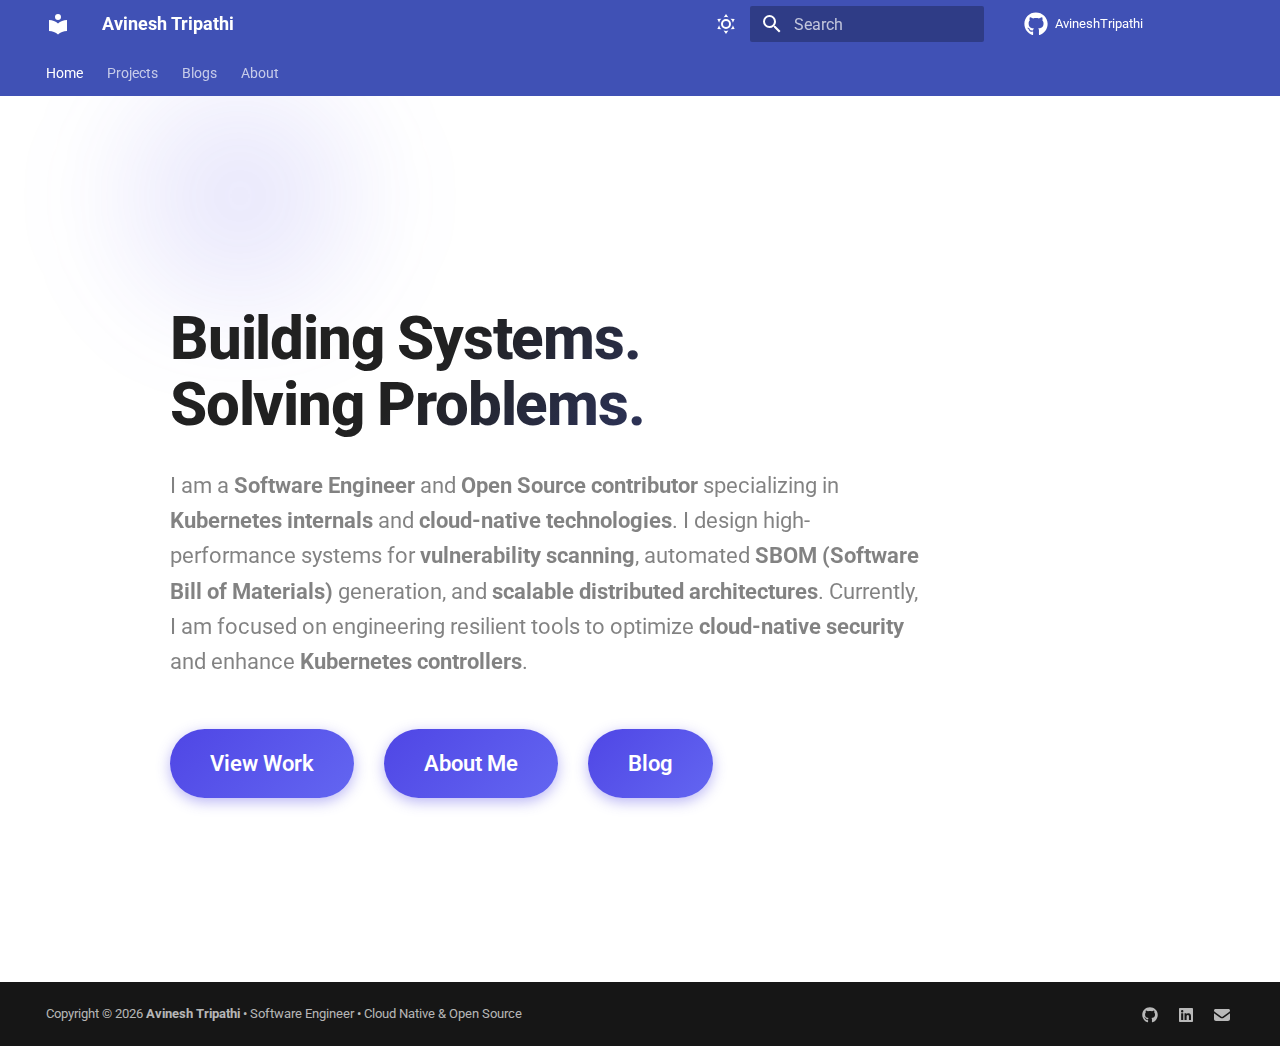
<file: index.html>
<!doctype html>
<html lang="en" class="no-js">
  <head>
    
      <meta charset="utf-8">
      <meta name="viewport" content="width=device-width,initial-scale=1">
      
      
      
        <link rel="canonical" href="https://avinesh.dev/">
      
      
      
        <link rel="next" href="projects/">
      
      
        
      
      
        <link rel="alternate" type="application/rss+xml" title="RSS feed" href="feed_rss_created.xml">
        <link rel="alternate" type="application/rss+xml" title="RSS feed of updated content" href="feed_rss_updated.xml">
      
      <link rel="icon" href="assets/images/favicon.png">
      <meta name="generator" content="mkdocs-1.6.1, mkdocs-material-9.7.6">
    
    
      
        <title>Avinesh Tripathi</title>
      
    
    
      <link rel="stylesheet" href="assets/stylesheets/main.484c7ddc.min.css">
      
        
        <link rel="stylesheet" href="assets/stylesheets/palette.ab4e12ef.min.css">
      
      


    
    
      
    
    
      
        
        
        <link rel="preconnect" href="https://fonts.gstatic.com" crossorigin>
        <link rel="stylesheet" href="https://fonts.googleapis.com/css?family=Roboto:300,300i,400,400i,700,700i%7CRoboto+Mono:400,400i,700,700i&display=fallback">
        <style>:root{--md-text-font:"Roboto";--md-code-font:"Roboto Mono"}</style>
      
    
    
      <link rel="stylesheet" href="stylesheets/extra.css">
    
    <script>__md_scope=new URL(".",location),__md_hash=e=>[...e].reduce(((e,_)=>(e<<5)-e+_.charCodeAt(0)),0),__md_get=(e,_=localStorage,t=__md_scope)=>JSON.parse(_.getItem(t.pathname+"."+e)),__md_set=(e,_,t=localStorage,a=__md_scope)=>{try{t.setItem(a.pathname+"."+e,JSON.stringify(_))}catch(e){}}</script>
    
      
  


  
  

<script id="__analytics">function __md_analytics(){function e(){dataLayer.push(arguments)}window.dataLayer=window.dataLayer||[],e("js",new Date),e("config",""),document.addEventListener("DOMContentLoaded",(function(){document.forms.search&&document.forms.search.query.addEventListener("blur",(function(){this.value&&e("event","search",{search_term:this.value})}));document$.subscribe((function(){var t=document.forms.feedback;if(void 0!==t)for(var a of t.querySelectorAll("[type=submit]"))a.addEventListener("click",(function(a){a.preventDefault();var n=document.location.pathname,d=this.getAttribute("data-md-value");e("event","feedback",{page:n,data:d}),t.firstElementChild.disabled=!0;var r=t.querySelector(".md-feedback__note [data-md-value='"+d+"']");r&&(r.hidden=!1)})),t.hidden=!1})),location$.subscribe((function(t){e("config","",{page_path:t.pathname})}))}));var t=document.createElement("script");t.async=!0,t.src="https://www.googletagmanager.com/gtag/js?id=",document.getElementById("__analytics").insertAdjacentElement("afterEnd",t)}</script>
  
    <script>"undefined"!=typeof __md_analytics&&__md_analytics()</script>
  

    
    
  </head>
  
  
    
    
      
    
    
    
    
    <body dir="ltr" data-md-color-scheme="default" data-md-color-primary="indigo" data-md-color-accent="indigo">
  
    
    <input class="md-toggle" data-md-toggle="drawer" type="checkbox" id="__drawer" autocomplete="off">
    <input class="md-toggle" data-md-toggle="search" type="checkbox" id="__search" autocomplete="off">
    <label class="md-overlay" for="__drawer"></label>
    <div data-md-component="skip">
      
    </div>
    <div data-md-component="announce">
      
    </div>
    
    
      

<header class="md-header" data-md-component="header">
  <nav class="md-header__inner md-grid" aria-label="Header">
    <a href="." title="Avinesh Tripathi" class="md-header__button md-logo" aria-label="Avinesh Tripathi" data-md-component="logo">
      
  
  <svg xmlns="http://www.w3.org/2000/svg" viewBox="0 0 24 24"><path d="M12 8a3 3 0 0 0 3-3 3 3 0 0 0-3-3 3 3 0 0 0-3 3 3 3 0 0 0 3 3m0 3.54C9.64 9.35 6.5 8 3 8v11c3.5 0 6.64 1.35 9 3.54 2.36-2.19 5.5-3.54 9-3.54V8c-3.5 0-6.64 1.35-9 3.54"/></svg>

    </a>
    <label class="md-header__button md-icon" for="__drawer">
      
      <svg xmlns="http://www.w3.org/2000/svg" viewBox="0 0 24 24"><path d="M3 6h18v2H3zm0 5h18v2H3zm0 5h18v2H3z"/></svg>
    </label>
    <div class="md-header__title" data-md-component="header-title">
      <div class="md-header__ellipsis">
        <div class="md-header__topic">
          <span class="md-ellipsis">
            Avinesh Tripathi
          </span>
        </div>
        <div class="md-header__topic" data-md-component="header-topic">
          <span class="md-ellipsis">
            
              Home
            
          </span>
        </div>
      </div>
    </div>
    
      
        <form class="md-header__option" data-md-component="palette">
  
    
    
    
    <input class="md-option" data-md-color-media="(prefers-color-scheme: light)" data-md-color-scheme="default" data-md-color-primary="indigo" data-md-color-accent="indigo"  aria-label="Switch to dark mode"  type="radio" name="__palette" id="__palette_0">
    
      <label class="md-header__button md-icon" title="Switch to dark mode" for="__palette_1" hidden>
        <svg xmlns="http://www.w3.org/2000/svg" viewBox="0 0 24 24"><path d="M12 7a5 5 0 0 1 5 5 5 5 0 0 1-5 5 5 5 0 0 1-5-5 5 5 0 0 1 5-5m0 2a3 3 0 0 0-3 3 3 3 0 0 0 3 3 3 3 0 0 0 3-3 3 3 0 0 0-3-3m0-7 2.39 3.42C13.65 5.15 12.84 5 12 5s-1.65.15-2.39.42zM3.34 7l4.16-.35A7.2 7.2 0 0 0 5.94 8.5c-.44.74-.69 1.5-.83 2.29zm.02 10 1.76-3.77a7.131 7.131 0 0 0 2.38 4.14zM20.65 7l-1.77 3.79a7.02 7.02 0 0 0-2.38-4.15zm-.01 10-4.14.36c.59-.51 1.12-1.14 1.54-1.86.42-.73.69-1.5.83-2.29zM12 22l-2.41-3.44c.74.27 1.55.44 2.41.44.82 0 1.63-.17 2.37-.44z"/></svg>
      </label>
    
  
    
    
    
    <input class="md-option" data-md-color-media="(prefers-color-scheme: dark)" data-md-color-scheme="slate" data-md-color-primary="indigo" data-md-color-accent="indigo"  aria-label="Switch to light mode"  type="radio" name="__palette" id="__palette_1">
    
      <label class="md-header__button md-icon" title="Switch to light mode" for="__palette_0" hidden>
        <svg xmlns="http://www.w3.org/2000/svg" viewBox="0 0 24 24"><path d="m17.75 4.09-2.53 1.94.91 3.06-2.63-1.81-2.63 1.81.91-3.06-2.53-1.94L12.44 4l1.06-3 1.06 3zm3.5 6.91-1.64 1.25.59 1.98-1.7-1.17-1.7 1.17.59-1.98L15.75 11l2.06-.05L18.5 9l.69 1.95zm-2.28 4.95c.83-.08 1.72 1.1 1.19 1.85-.32.45-.66.87-1.08 1.27C15.17 23 8.84 23 4.94 19.07c-3.91-3.9-3.91-10.24 0-14.14.4-.4.82-.76 1.27-1.08.75-.53 1.93.36 1.85 1.19-.27 2.86.69 5.83 2.89 8.02a9.96 9.96 0 0 0 8.02 2.89m-1.64 2.02a12.08 12.08 0 0 1-7.8-3.47c-2.17-2.19-3.33-5-3.49-7.82-2.81 3.14-2.7 7.96.31 10.98 3.02 3.01 7.84 3.12 10.98.31"/></svg>
      </label>
    
  
</form>
      
    
    
      <script>var palette=__md_get("__palette");if(palette&&palette.color){if("(prefers-color-scheme)"===palette.color.media){var media=matchMedia("(prefers-color-scheme: light)"),input=document.querySelector(media.matches?"[data-md-color-media='(prefers-color-scheme: light)']":"[data-md-color-media='(prefers-color-scheme: dark)']");palette.color.media=input.getAttribute("data-md-color-media"),palette.color.scheme=input.getAttribute("data-md-color-scheme"),palette.color.primary=input.getAttribute("data-md-color-primary"),palette.color.accent=input.getAttribute("data-md-color-accent")}for(var[key,value]of Object.entries(palette.color))document.body.setAttribute("data-md-color-"+key,value)}</script>
    
    
    
      
      
        <label class="md-header__button md-icon" for="__search">
          
          <svg xmlns="http://www.w3.org/2000/svg" viewBox="0 0 24 24"><path d="M9.5 3A6.5 6.5 0 0 1 16 9.5c0 1.61-.59 3.09-1.56 4.23l.27.27h.79l5 5-1.5 1.5-5-5v-.79l-.27-.27A6.52 6.52 0 0 1 9.5 16 6.5 6.5 0 0 1 3 9.5 6.5 6.5 0 0 1 9.5 3m0 2C7 5 5 7 5 9.5S7 14 9.5 14 14 12 14 9.5 12 5 9.5 5"/></svg>
        </label>
        <div class="md-search" data-md-component="search" role="dialog">
  <label class="md-search__overlay" for="__search"></label>
  <div class="md-search__inner" role="search">
    <form class="md-search__form" name="search">
      <input type="text" class="md-search__input" name="query" aria-label="Search" placeholder="Search" autocapitalize="off" autocorrect="off" autocomplete="off" spellcheck="false" data-md-component="search-query" required>
      <label class="md-search__icon md-icon" for="__search">
        
        <svg xmlns="http://www.w3.org/2000/svg" viewBox="0 0 24 24"><path d="M9.5 3A6.5 6.5 0 0 1 16 9.5c0 1.61-.59 3.09-1.56 4.23l.27.27h.79l5 5-1.5 1.5-5-5v-.79l-.27-.27A6.52 6.52 0 0 1 9.5 16 6.5 6.5 0 0 1 3 9.5 6.5 6.5 0 0 1 9.5 3m0 2C7 5 5 7 5 9.5S7 14 9.5 14 14 12 14 9.5 12 5 9.5 5"/></svg>
        
        <svg xmlns="http://www.w3.org/2000/svg" viewBox="0 0 24 24"><path d="M20 11v2H8l5.5 5.5-1.42 1.42L4.16 12l7.92-7.92L13.5 5.5 8 11z"/></svg>
      </label>
      <nav class="md-search__options" aria-label="Search">
        
        <button type="reset" class="md-search__icon md-icon" title="Clear" aria-label="Clear" tabindex="-1">
          
          <svg xmlns="http://www.w3.org/2000/svg" viewBox="0 0 24 24"><path d="M19 6.41 17.59 5 12 10.59 6.41 5 5 6.41 10.59 12 5 17.59 6.41 19 12 13.41 17.59 19 19 17.59 13.41 12z"/></svg>
        </button>
      </nav>
      
        <div class="md-search__suggest" data-md-component="search-suggest"></div>
      
    </form>
    <div class="md-search__output">
      <div class="md-search__scrollwrap" tabindex="0" data-md-scrollfix>
        <div class="md-search-result" data-md-component="search-result">
          <div class="md-search-result__meta">
            Initializing search
          </div>
          <ol class="md-search-result__list" role="presentation"></ol>
        </div>
      </div>
    </div>
  </div>
</div>
      
    
    
      <div class="md-header__source">
        <a href="https://github.com/AvineshTripathi/" title="Go to repository" class="md-source" data-md-component="source">
  <div class="md-source__icon md-icon">
    
    <svg xmlns="http://www.w3.org/2000/svg" viewBox="0 0 512 512"><!--! Font Awesome Free 7.1.0 by @fontawesome - https://fontawesome.com License - https://fontawesome.com/license/free (Icons: CC BY 4.0, Fonts: SIL OFL 1.1, Code: MIT License) Copyright 2025 Fonticons, Inc.--><path d="M173.9 397.4c0 2-2.3 3.6-5.2 3.6-3.3.3-5.6-1.3-5.6-3.6 0-2 2.3-3.6 5.2-3.6 3-.3 5.6 1.3 5.6 3.6m-31.1-4.5c-.7 2 1.3 4.3 4.3 4.9 2.6 1 5.6 0 6.2-2s-1.3-4.3-4.3-5.2c-2.6-.7-5.5.3-6.2 2.3m44.2-1.7c-2.9.7-4.9 2.6-4.6 4.9.3 2 2.9 3.3 5.9 2.6 2.9-.7 4.9-2.6 4.6-4.6-.3-1.9-3-3.2-5.9-2.9M252.8 8C114.1 8 8 113.3 8 252c0 110.9 69.8 205.8 169.5 239.2 12.8 2.3 17.3-5.6 17.3-12.1 0-6.2-.3-40.4-.3-61.4 0 0-70 15-84.7-29.8 0 0-11.4-29.1-27.8-36.6 0 0-22.9-15.7 1.6-15.4 0 0 24.9 2 38.6 25.8 21.9 38.6 58.6 27.5 72.9 20.9 2.3-16 8.8-27.1 16-33.7-55.9-6.2-112.3-14.3-112.3-110.5 0-27.5 7.6-41.3 23.6-58.9-2.6-6.5-11.1-33.3 2.6-67.9 20.9-6.5 69 27 69 27 20-5.6 41.5-8.5 62.8-8.5s42.8 2.9 62.8 8.5c0 0 48.1-33.6 69-27 13.7 34.7 5.2 61.4 2.6 67.9 16 17.7 25.8 31.5 25.8 58.9 0 96.5-58.9 104.2-114.8 110.5 9.2 7.9 17 22.9 17 46.4 0 33.7-.3 75.4-.3 83.6 0 6.5 4.6 14.4 17.3 12.1C436.2 457.8 504 362.9 504 252 504 113.3 391.5 8 252.8 8M105.2 352.9c-1.3 1-1 3.3.7 5.2 1.6 1.6 3.9 2.3 5.2 1 1.3-1 1-3.3-.7-5.2-1.6-1.6-3.9-2.3-5.2-1m-10.8-8.1c-.7 1.3.3 2.9 2.3 3.9 1.6 1 3.6.7 4.3-.7.7-1.3-.3-2.9-2.3-3.9-2-.6-3.6-.3-4.3.7m32.4 35.6c-1.6 1.3-1 4.3 1.3 6.2 2.3 2.3 5.2 2.6 6.5 1 1.3-1.3.7-4.3-1.3-6.2-2.2-2.3-5.2-2.6-6.5-1m-11.4-14.7c-1.6 1-1.6 3.6 0 5.9s4.3 3.3 5.6 2.3c1.6-1.3 1.6-3.9 0-6.2-1.4-2.3-4-3.3-5.6-2"/></svg>
  </div>
  <div class="md-source__repository">
    AvineshTripathi
  </div>
</a>
      </div>
    
  </nav>
  
</header>
    
    <div class="md-container" data-md-component="container">
      
      
        
          
            
<nav class="md-tabs" aria-label="Tabs" data-md-component="tabs">
  <div class="md-grid">
    <ul class="md-tabs__list">
      
        
  
  
  
    
  
  
    <li class="md-tabs__item md-tabs__item--active">
      <a href="." class="md-tabs__link">
        
  
  
    
  
  Home

      </a>
    </li>
  

      
        
  
  
  
  
    <li class="md-tabs__item">
      <a href="projects/" class="md-tabs__link">
        
  
  
    
  
  Projects

      </a>
    </li>
  

      
        
  
  
  
  
    <li class="md-tabs__item">
      <a href="blog/" class="md-tabs__link">
        
  
  
    
  
  Blogs

      </a>
    </li>
  

      
        
  
  
  
  
    <li class="md-tabs__item">
      <a href="about/" class="md-tabs__link">
        
  
  
    
  
  About

      </a>
    </li>
  

      
    </ul>
  </div>
</nav>
          
        
      
      <main class="md-main" data-md-component="main">
        <div class="md-main__inner md-grid">
          
            
              
                
              
              <div class="md-sidebar md-sidebar--primary" data-md-component="sidebar" data-md-type="navigation" hidden>
                <div class="md-sidebar__scrollwrap">
                  <div class="md-sidebar__inner">
                    


  


  

<nav class="md-nav md-nav--primary md-nav--lifted md-nav--integrated" aria-label="Navigation" data-md-level="0">
  <label class="md-nav__title" for="__drawer">
    <a href="." title="Avinesh Tripathi" class="md-nav__button md-logo" aria-label="Avinesh Tripathi" data-md-component="logo">
      
  
  <svg xmlns="http://www.w3.org/2000/svg" viewBox="0 0 24 24"><path d="M12 8a3 3 0 0 0 3-3 3 3 0 0 0-3-3 3 3 0 0 0-3 3 3 3 0 0 0 3 3m0 3.54C9.64 9.35 6.5 8 3 8v11c3.5 0 6.64 1.35 9 3.54 2.36-2.19 5.5-3.54 9-3.54V8c-3.5 0-6.64 1.35-9 3.54"/></svg>

    </a>
    Avinesh Tripathi
  </label>
  
    <div class="md-nav__source">
      <a href="https://github.com/AvineshTripathi/" title="Go to repository" class="md-source" data-md-component="source">
  <div class="md-source__icon md-icon">
    
    <svg xmlns="http://www.w3.org/2000/svg" viewBox="0 0 512 512"><!--! Font Awesome Free 7.1.0 by @fontawesome - https://fontawesome.com License - https://fontawesome.com/license/free (Icons: CC BY 4.0, Fonts: SIL OFL 1.1, Code: MIT License) Copyright 2025 Fonticons, Inc.--><path d="M173.9 397.4c0 2-2.3 3.6-5.2 3.6-3.3.3-5.6-1.3-5.6-3.6 0-2 2.3-3.6 5.2-3.6 3-.3 5.6 1.3 5.6 3.6m-31.1-4.5c-.7 2 1.3 4.3 4.3 4.9 2.6 1 5.6 0 6.2-2s-1.3-4.3-4.3-5.2c-2.6-.7-5.5.3-6.2 2.3m44.2-1.7c-2.9.7-4.9 2.6-4.6 4.9.3 2 2.9 3.3 5.9 2.6 2.9-.7 4.9-2.6 4.6-4.6-.3-1.9-3-3.2-5.9-2.9M252.8 8C114.1 8 8 113.3 8 252c0 110.9 69.8 205.8 169.5 239.2 12.8 2.3 17.3-5.6 17.3-12.1 0-6.2-.3-40.4-.3-61.4 0 0-70 15-84.7-29.8 0 0-11.4-29.1-27.8-36.6 0 0-22.9-15.7 1.6-15.4 0 0 24.9 2 38.6 25.8 21.9 38.6 58.6 27.5 72.9 20.9 2.3-16 8.8-27.1 16-33.7-55.9-6.2-112.3-14.3-112.3-110.5 0-27.5 7.6-41.3 23.6-58.9-2.6-6.5-11.1-33.3 2.6-67.9 20.9-6.5 69 27 69 27 20-5.6 41.5-8.5 62.8-8.5s42.8 2.9 62.8 8.5c0 0 48.1-33.6 69-27 13.7 34.7 5.2 61.4 2.6 67.9 16 17.7 25.8 31.5 25.8 58.9 0 96.5-58.9 104.2-114.8 110.5 9.2 7.9 17 22.9 17 46.4 0 33.7-.3 75.4-.3 83.6 0 6.5 4.6 14.4 17.3 12.1C436.2 457.8 504 362.9 504 252 504 113.3 391.5 8 252.8 8M105.2 352.9c-1.3 1-1 3.3.7 5.2 1.6 1.6 3.9 2.3 5.2 1 1.3-1 1-3.3-.7-5.2-1.6-1.6-3.9-2.3-5.2-1m-10.8-8.1c-.7 1.3.3 2.9 2.3 3.9 1.6 1 3.6.7 4.3-.7.7-1.3-.3-2.9-2.3-3.9-2-.6-3.6-.3-4.3.7m32.4 35.6c-1.6 1.3-1 4.3 1.3 6.2 2.3 2.3 5.2 2.6 6.5 1 1.3-1.3.7-4.3-1.3-6.2-2.2-2.3-5.2-2.6-6.5-1m-11.4-14.7c-1.6 1-1.6 3.6 0 5.9s4.3 3.3 5.6 2.3c1.6-1.3 1.6-3.9 0-6.2-1.4-2.3-4-3.3-5.6-2"/></svg>
  </div>
  <div class="md-source__repository">
    AvineshTripathi
  </div>
</a>
    </div>
  
  <ul class="md-nav__list" data-md-scrollfix>
    
      
      
  
  
    
  
  
  
    <li class="md-nav__item md-nav__item--active">
      
      <input class="md-nav__toggle md-toggle" type="checkbox" id="__toc">
      
      
      
      <a href="." class="md-nav__link md-nav__link--active">
        
  
  
  <span class="md-ellipsis">
    
  
    Home
  

    
  </span>
  
  

      </a>
      
    </li>
  

    
      
      
  
  
  
  
    <li class="md-nav__item">
      <a href="projects/" class="md-nav__link">
        
  
  
  <span class="md-ellipsis">
    
  
    Projects
  

    
  </span>
  
  

      </a>
    </li>
  

    
      
      
  
  
  
    
  
  
    <li class="md-nav__item">
      <a href="blog/" class="md-nav__link">
        
  
  
  <span class="md-ellipsis">
    
  
    Blogs
  

    
  </span>
  
  

      </a>
    </li>
  

    
      
      
  
  
  
  
    <li class="md-nav__item">
      <a href="about/" class="md-nav__link">
        
  
  
  <span class="md-ellipsis">
    
  
    About
  

    
  </span>
  
  

      </a>
    </li>
  

    
  </ul>
</nav>
                  </div>
                </div>
              </div>
            
            
          
          
            <div class="md-content" data-md-component="content">
              
              <article class="md-content__inner md-typeset">
                
                  
  



  
  


<div class="tx-hero">
  <h1>Building Systems.<br>Solving Problems.</h1>
  <div class="tx-hero-text">
  <p>
    I am a <strong>Software Engineer</strong> and <strong>Open Source contributor</strong> specializing in <strong>Kubernetes internals</strong> and <strong>cloud-native technologies</strong>. 
    I design high-performance systems for <strong>vulnerability scanning</strong>, automated <strong>SBOM (Software Bill of Materials)</strong> generation, and <strong>scalable distributed architectures</strong>. 
    Currently, I am focused on engineering resilient tools to optimize <strong>cloud-native security</strong> and enhance <strong>Kubernetes controllers</strong>.
  </p>
</div>

  <div class="tx-hero-buttons">
    <a href="projects/" class="tx-hero-btn tx-hero-btn-primary">View Work</a>
    <a href="about/" class="tx-hero-btn tx-hero-btn-primary">About Me</a>
    <a href="blog/" class="tx-hero-btn tx-hero-btn-primary">Blog</a>
  </div>
</div>







  
  



  


  



                
              </article>
            </div>
          
          
<script>var target=document.getElementById(location.hash.slice(1));target&&target.name&&(target.checked=target.name.startsWith("__tabbed_"))</script>
        </div>
        
          <button type="button" class="md-top md-icon" data-md-component="top" hidden>
  
  <svg xmlns="http://www.w3.org/2000/svg" viewBox="0 0 24 24"><path d="M13 20h-2V8l-5.5 5.5-1.42-1.42L12 4.16l7.92 7.92-1.42 1.42L13 8z"/></svg>
  Back to top
</button>
        
      </main>
      
        <footer class="md-footer">
  
  <div class="md-footer-meta md-typeset">
    <div class="md-footer-meta__inner md-grid">
      <div class="md-copyright">
  
    <div class="md-copyright__highlight">
      Copyright &copy; 2026 <strong>Avinesh Tripathi</strong> &bull;  Software Engineer &bull; Cloud Native & Open Source
    </div>
  
  
</div>
      
        
<div class="md-social">
  
    
    
    
    
      
      
    
    <a href="https://github.com/AvineshTripathi" target="_blank" rel="noopener" title="github.com" class="md-social__link">
      <svg xmlns="http://www.w3.org/2000/svg" viewBox="0 0 512 512"><!--! Font Awesome Free 7.1.0 by @fontawesome - https://fontawesome.com License - https://fontawesome.com/license/free (Icons: CC BY 4.0, Fonts: SIL OFL 1.1, Code: MIT License) Copyright 2025 Fonticons, Inc.--><path d="M173.9 397.4c0 2-2.3 3.6-5.2 3.6-3.3.3-5.6-1.3-5.6-3.6 0-2 2.3-3.6 5.2-3.6 3-.3 5.6 1.3 5.6 3.6m-31.1-4.5c-.7 2 1.3 4.3 4.3 4.9 2.6 1 5.6 0 6.2-2s-1.3-4.3-4.3-5.2c-2.6-.7-5.5.3-6.2 2.3m44.2-1.7c-2.9.7-4.9 2.6-4.6 4.9.3 2 2.9 3.3 5.9 2.6 2.9-.7 4.9-2.6 4.6-4.6-.3-1.9-3-3.2-5.9-2.9M252.8 8C114.1 8 8 113.3 8 252c0 110.9 69.8 205.8 169.5 239.2 12.8 2.3 17.3-5.6 17.3-12.1 0-6.2-.3-40.4-.3-61.4 0 0-70 15-84.7-29.8 0 0-11.4-29.1-27.8-36.6 0 0-22.9-15.7 1.6-15.4 0 0 24.9 2 38.6 25.8 21.9 38.6 58.6 27.5 72.9 20.9 2.3-16 8.8-27.1 16-33.7-55.9-6.2-112.3-14.3-112.3-110.5 0-27.5 7.6-41.3 23.6-58.9-2.6-6.5-11.1-33.3 2.6-67.9 20.9-6.5 69 27 69 27 20-5.6 41.5-8.5 62.8-8.5s42.8 2.9 62.8 8.5c0 0 48.1-33.6 69-27 13.7 34.7 5.2 61.4 2.6 67.9 16 17.7 25.8 31.5 25.8 58.9 0 96.5-58.9 104.2-114.8 110.5 9.2 7.9 17 22.9 17 46.4 0 33.7-.3 75.4-.3 83.6 0 6.5 4.6 14.4 17.3 12.1C436.2 457.8 504 362.9 504 252 504 113.3 391.5 8 252.8 8M105.2 352.9c-1.3 1-1 3.3.7 5.2 1.6 1.6 3.9 2.3 5.2 1 1.3-1 1-3.3-.7-5.2-1.6-1.6-3.9-2.3-5.2-1m-10.8-8.1c-.7 1.3.3 2.9 2.3 3.9 1.6 1 3.6.7 4.3-.7.7-1.3-.3-2.9-2.3-3.9-2-.6-3.6-.3-4.3.7m32.4 35.6c-1.6 1.3-1 4.3 1.3 6.2 2.3 2.3 5.2 2.6 6.5 1 1.3-1.3.7-4.3-1.3-6.2-2.2-2.3-5.2-2.6-6.5-1m-11.4-14.7c-1.6 1-1.6 3.6 0 5.9s4.3 3.3 5.6 2.3c1.6-1.3 1.6-3.9 0-6.2-1.4-2.3-4-3.3-5.6-2"/></svg>
    </a>
  
    
    
    
    
      
      
    
    <a href="https://www.linkedin.com/in/avineshtripathi/" target="_blank" rel="noopener" title="www.linkedin.com" class="md-social__link">
      <svg xmlns="http://www.w3.org/2000/svg" viewBox="0 0 448 512"><!--! Font Awesome Free 7.1.0 by @fontawesome - https://fontawesome.com License - https://fontawesome.com/license/free (Icons: CC BY 4.0, Fonts: SIL OFL 1.1, Code: MIT License) Copyright 2025 Fonticons, Inc.--><path d="M416 32H31.9C14.3 32 0 46.5 0 64.3v383.4C0 465.5 14.3 480 31.9 480H416c17.6 0 32-14.5 32-32.3V64.3c0-17.8-14.4-32.3-32-32.3M135.4 416H69V202.2h66.5V416zM102.2 96a38.5 38.5 0 1 1 0 77 38.5 38.5 0 1 1 0-77m282.1 320h-66.4V312c0-24.8-.5-56.7-34.5-56.7-34.6 0-39.9 27-39.9 54.9V416h-66.4V202.2h63.7v29.2h.9c8.9-16.8 30.6-34.5 62.9-34.5 67.2 0 79.7 44.3 79.7 101.9z"/></svg>
    </a>
  
    
    
    
    
    <a href="mailto:work.avinesh@gmail.com" target="_blank" rel="noopener" title="" class="md-social__link">
      <svg xmlns="http://www.w3.org/2000/svg" viewBox="0 0 512 512"><!--! Font Awesome Free 7.1.0 by @fontawesome - https://fontawesome.com License - https://fontawesome.com/license/free (Icons: CC BY 4.0, Fonts: SIL OFL 1.1, Code: MIT License) Copyright 2025 Fonticons, Inc.--><path d="M48 64C21.5 64 0 85.5 0 112c0 15.1 7.1 29.3 19.2 38.4l208 156a48 48 0 0 0 57.6 0l208-156c12.1-9.1 19.2-23.3 19.2-38.4 0-26.5-21.5-48-48-48zM0 196v188c0 35.3 28.7 64 64 64h384c35.3 0 64-28.7 64-64V196L313.6 344.8c-34.1 25.6-81.1 25.6-115.2 0z"/></svg>
    </a>
  
</div>
      
    </div>
  </div>
</footer>
      
    </div>
    <div class="md-dialog" data-md-component="dialog">
      <div class="md-dialog__inner md-typeset"></div>
    </div>
    
    
    
      
      
      <script id="__config" type="application/json">{"annotate": null, "base": ".", "features": ["navigation.tabs", "navigation.sections", "navigation.top", "toc.follow", "toc.integrate", "search.suggest", "search.highlight", "content.code.copy", "content.code.annotate"], "search": "assets/javascripts/workers/search.2c215733.min.js", "tags": null, "translations": {"clipboard.copied": "Copied to clipboard", "clipboard.copy": "Copy to clipboard", "search.result.more.one": "1 more on this page", "search.result.more.other": "# more on this page", "search.result.none": "No matching documents", "search.result.one": "1 matching document", "search.result.other": "# matching documents", "search.result.placeholder": "Type to start searching", "search.result.term.missing": "Missing", "select.version": "Select version"}, "version": null}</script>
    
    
      <script src="assets/javascripts/bundle.79ae519e.min.js"></script>
      
    
  </body>
</html>
</file>
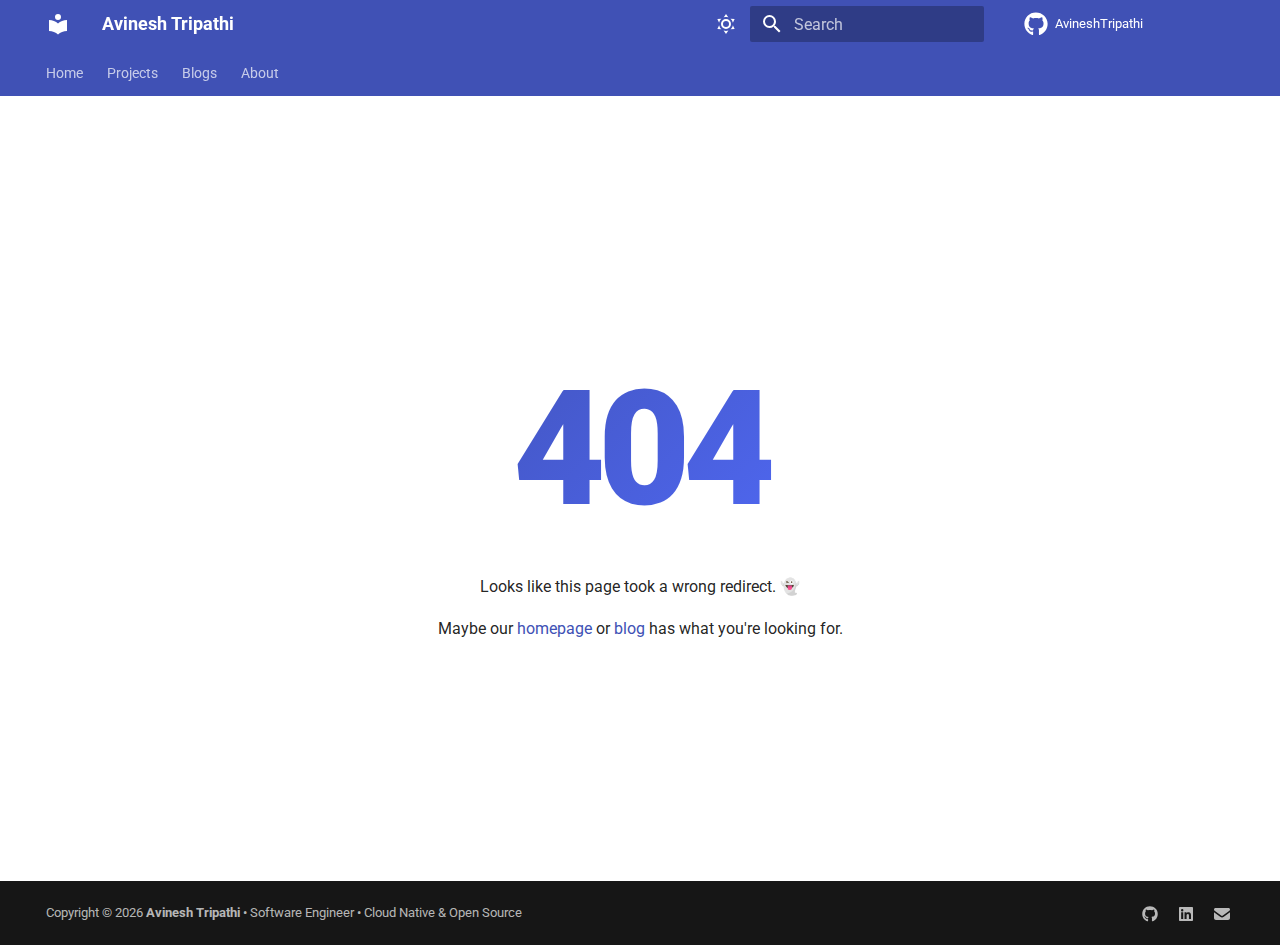
<file: 404/index.html>
<!doctype html>
<html lang="en" class="no-js">
  <head>
    
      <meta charset="utf-8">
      <meta name="viewport" content="width=device-width,initial-scale=1">
      
      
      
        <link rel="canonical" href="https://avinesh.dev/404/">
      
      
      
      
        
      
      
        <link rel="alternate" type="application/rss+xml" title="RSS feed" href="../feed_rss_created.xml">
        <link rel="alternate" type="application/rss+xml" title="RSS feed of updated content" href="../feed_rss_updated.xml">
      
      <link rel="icon" href="../assets/images/favicon.png">
      <meta name="generator" content="mkdocs-1.6.1, mkdocs-material-9.7.6">
    
    
      
        <title>404 - Avinesh Tripathi</title>
      
    
    
      <link rel="stylesheet" href="../assets/stylesheets/main.484c7ddc.min.css">
      
        
        <link rel="stylesheet" href="../assets/stylesheets/palette.ab4e12ef.min.css">
      
      


    
    
      
    
    
      
        
        
        <link rel="preconnect" href="https://fonts.gstatic.com" crossorigin>
        <link rel="stylesheet" href="https://fonts.googleapis.com/css?family=Roboto:300,300i,400,400i,700,700i%7CRoboto+Mono:400,400i,700,700i&display=fallback">
        <style>:root{--md-text-font:"Roboto";--md-code-font:"Roboto Mono"}</style>
      
    
    
      <link rel="stylesheet" href="../stylesheets/extra.css">
    
    <script>__md_scope=new URL("..",location),__md_hash=e=>[...e].reduce(((e,_)=>(e<<5)-e+_.charCodeAt(0)),0),__md_get=(e,_=localStorage,t=__md_scope)=>JSON.parse(_.getItem(t.pathname+"."+e)),__md_set=(e,_,t=localStorage,a=__md_scope)=>{try{t.setItem(a.pathname+"."+e,JSON.stringify(_))}catch(e){}}</script>
    
      
  


  
  

<script id="__analytics">function __md_analytics(){function e(){dataLayer.push(arguments)}window.dataLayer=window.dataLayer||[],e("js",new Date),e("config",""),document.addEventListener("DOMContentLoaded",(function(){document.forms.search&&document.forms.search.query.addEventListener("blur",(function(){this.value&&e("event","search",{search_term:this.value})}));document$.subscribe((function(){var t=document.forms.feedback;if(void 0!==t)for(var a of t.querySelectorAll("[type=submit]"))a.addEventListener("click",(function(a){a.preventDefault();var n=document.location.pathname,d=this.getAttribute("data-md-value");e("event","feedback",{page:n,data:d}),t.firstElementChild.disabled=!0;var r=t.querySelector(".md-feedback__note [data-md-value='"+d+"']");r&&(r.hidden=!1)})),t.hidden=!1})),location$.subscribe((function(t){e("config","",{page_path:t.pathname})}))}));var t=document.createElement("script");t.async=!0,t.src="https://www.googletagmanager.com/gtag/js?id=",document.getElementById("__analytics").insertAdjacentElement("afterEnd",t)}</script>
  
    <script>"undefined"!=typeof __md_analytics&&__md_analytics()</script>
  

    
    
  </head>
  
  
    
    
      
    
    
    
    
    <body dir="ltr" data-md-color-scheme="default" data-md-color-primary="indigo" data-md-color-accent="indigo">
  
    
    <input class="md-toggle" data-md-toggle="drawer" type="checkbox" id="__drawer" autocomplete="off">
    <input class="md-toggle" data-md-toggle="search" type="checkbox" id="__search" autocomplete="off">
    <label class="md-overlay" for="__drawer"></label>
    <div data-md-component="skip">
      
    </div>
    <div data-md-component="announce">
      
    </div>
    
    
      

<header class="md-header" data-md-component="header">
  <nav class="md-header__inner md-grid" aria-label="Header">
    <a href=".." title="Avinesh Tripathi" class="md-header__button md-logo" aria-label="Avinesh Tripathi" data-md-component="logo">
      
  
  <svg xmlns="http://www.w3.org/2000/svg" viewBox="0 0 24 24"><path d="M12 8a3 3 0 0 0 3-3 3 3 0 0 0-3-3 3 3 0 0 0-3 3 3 3 0 0 0 3 3m0 3.54C9.64 9.35 6.5 8 3 8v11c3.5 0 6.64 1.35 9 3.54 2.36-2.19 5.5-3.54 9-3.54V8c-3.5 0-6.64 1.35-9 3.54"/></svg>

    </a>
    <label class="md-header__button md-icon" for="__drawer">
      
      <svg xmlns="http://www.w3.org/2000/svg" viewBox="0 0 24 24"><path d="M3 6h18v2H3zm0 5h18v2H3zm0 5h18v2H3z"/></svg>
    </label>
    <div class="md-header__title" data-md-component="header-title">
      <div class="md-header__ellipsis">
        <div class="md-header__topic">
          <span class="md-ellipsis">
            Avinesh Tripathi
          </span>
        </div>
        <div class="md-header__topic" data-md-component="header-topic">
          <span class="md-ellipsis">
            
              404
            
          </span>
        </div>
      </div>
    </div>
    
      
        <form class="md-header__option" data-md-component="palette">
  
    
    
    
    <input class="md-option" data-md-color-media="(prefers-color-scheme: light)" data-md-color-scheme="default" data-md-color-primary="indigo" data-md-color-accent="indigo"  aria-label="Switch to dark mode"  type="radio" name="__palette" id="__palette_0">
    
      <label class="md-header__button md-icon" title="Switch to dark mode" for="__palette_1" hidden>
        <svg xmlns="http://www.w3.org/2000/svg" viewBox="0 0 24 24"><path d="M12 7a5 5 0 0 1 5 5 5 5 0 0 1-5 5 5 5 0 0 1-5-5 5 5 0 0 1 5-5m0 2a3 3 0 0 0-3 3 3 3 0 0 0 3 3 3 3 0 0 0 3-3 3 3 0 0 0-3-3m0-7 2.39 3.42C13.65 5.15 12.84 5 12 5s-1.65.15-2.39.42zM3.34 7l4.16-.35A7.2 7.2 0 0 0 5.94 8.5c-.44.74-.69 1.5-.83 2.29zm.02 10 1.76-3.77a7.131 7.131 0 0 0 2.38 4.14zM20.65 7l-1.77 3.79a7.02 7.02 0 0 0-2.38-4.15zm-.01 10-4.14.36c.59-.51 1.12-1.14 1.54-1.86.42-.73.69-1.5.83-2.29zM12 22l-2.41-3.44c.74.27 1.55.44 2.41.44.82 0 1.63-.17 2.37-.44z"/></svg>
      </label>
    
  
    
    
    
    <input class="md-option" data-md-color-media="(prefers-color-scheme: dark)" data-md-color-scheme="slate" data-md-color-primary="indigo" data-md-color-accent="indigo"  aria-label="Switch to light mode"  type="radio" name="__palette" id="__palette_1">
    
      <label class="md-header__button md-icon" title="Switch to light mode" for="__palette_0" hidden>
        <svg xmlns="http://www.w3.org/2000/svg" viewBox="0 0 24 24"><path d="m17.75 4.09-2.53 1.94.91 3.06-2.63-1.81-2.63 1.81.91-3.06-2.53-1.94L12.44 4l1.06-3 1.06 3zm3.5 6.91-1.64 1.25.59 1.98-1.7-1.17-1.7 1.17.59-1.98L15.75 11l2.06-.05L18.5 9l.69 1.95zm-2.28 4.95c.83-.08 1.72 1.1 1.19 1.85-.32.45-.66.87-1.08 1.27C15.17 23 8.84 23 4.94 19.07c-3.91-3.9-3.91-10.24 0-14.14.4-.4.82-.76 1.27-1.08.75-.53 1.93.36 1.85 1.19-.27 2.86.69 5.83 2.89 8.02a9.96 9.96 0 0 0 8.02 2.89m-1.64 2.02a12.08 12.08 0 0 1-7.8-3.47c-2.17-2.19-3.33-5-3.49-7.82-2.81 3.14-2.7 7.96.31 10.98 3.02 3.01 7.84 3.12 10.98.31"/></svg>
      </label>
    
  
</form>
      
    
    
      <script>var palette=__md_get("__palette");if(palette&&palette.color){if("(prefers-color-scheme)"===palette.color.media){var media=matchMedia("(prefers-color-scheme: light)"),input=document.querySelector(media.matches?"[data-md-color-media='(prefers-color-scheme: light)']":"[data-md-color-media='(prefers-color-scheme: dark)']");palette.color.media=input.getAttribute("data-md-color-media"),palette.color.scheme=input.getAttribute("data-md-color-scheme"),palette.color.primary=input.getAttribute("data-md-color-primary"),palette.color.accent=input.getAttribute("data-md-color-accent")}for(var[key,value]of Object.entries(palette.color))document.body.setAttribute("data-md-color-"+key,value)}</script>
    
    
    
      
      
        <label class="md-header__button md-icon" for="__search">
          
          <svg xmlns="http://www.w3.org/2000/svg" viewBox="0 0 24 24"><path d="M9.5 3A6.5 6.5 0 0 1 16 9.5c0 1.61-.59 3.09-1.56 4.23l.27.27h.79l5 5-1.5 1.5-5-5v-.79l-.27-.27A6.52 6.52 0 0 1 9.5 16 6.5 6.5 0 0 1 3 9.5 6.5 6.5 0 0 1 9.5 3m0 2C7 5 5 7 5 9.5S7 14 9.5 14 14 12 14 9.5 12 5 9.5 5"/></svg>
        </label>
        <div class="md-search" data-md-component="search" role="dialog">
  <label class="md-search__overlay" for="__search"></label>
  <div class="md-search__inner" role="search">
    <form class="md-search__form" name="search">
      <input type="text" class="md-search__input" name="query" aria-label="Search" placeholder="Search" autocapitalize="off" autocorrect="off" autocomplete="off" spellcheck="false" data-md-component="search-query" required>
      <label class="md-search__icon md-icon" for="__search">
        
        <svg xmlns="http://www.w3.org/2000/svg" viewBox="0 0 24 24"><path d="M9.5 3A6.5 6.5 0 0 1 16 9.5c0 1.61-.59 3.09-1.56 4.23l.27.27h.79l5 5-1.5 1.5-5-5v-.79l-.27-.27A6.52 6.52 0 0 1 9.5 16 6.5 6.5 0 0 1 3 9.5 6.5 6.5 0 0 1 9.5 3m0 2C7 5 5 7 5 9.5S7 14 9.5 14 14 12 14 9.5 12 5 9.5 5"/></svg>
        
        <svg xmlns="http://www.w3.org/2000/svg" viewBox="0 0 24 24"><path d="M20 11v2H8l5.5 5.5-1.42 1.42L4.16 12l7.92-7.92L13.5 5.5 8 11z"/></svg>
      </label>
      <nav class="md-search__options" aria-label="Search">
        
        <button type="reset" class="md-search__icon md-icon" title="Clear" aria-label="Clear" tabindex="-1">
          
          <svg xmlns="http://www.w3.org/2000/svg" viewBox="0 0 24 24"><path d="M19 6.41 17.59 5 12 10.59 6.41 5 5 6.41 10.59 12 5 17.59 6.41 19 12 13.41 17.59 19 19 17.59 13.41 12z"/></svg>
        </button>
      </nav>
      
        <div class="md-search__suggest" data-md-component="search-suggest"></div>
      
    </form>
    <div class="md-search__output">
      <div class="md-search__scrollwrap" tabindex="0" data-md-scrollfix>
        <div class="md-search-result" data-md-component="search-result">
          <div class="md-search-result__meta">
            Initializing search
          </div>
          <ol class="md-search-result__list" role="presentation"></ol>
        </div>
      </div>
    </div>
  </div>
</div>
      
    
    
      <div class="md-header__source">
        <a href="https://github.com/AvineshTripathi/" title="Go to repository" class="md-source" data-md-component="source">
  <div class="md-source__icon md-icon">
    
    <svg xmlns="http://www.w3.org/2000/svg" viewBox="0 0 512 512"><!--! Font Awesome Free 7.1.0 by @fontawesome - https://fontawesome.com License - https://fontawesome.com/license/free (Icons: CC BY 4.0, Fonts: SIL OFL 1.1, Code: MIT License) Copyright 2025 Fonticons, Inc.--><path d="M173.9 397.4c0 2-2.3 3.6-5.2 3.6-3.3.3-5.6-1.3-5.6-3.6 0-2 2.3-3.6 5.2-3.6 3-.3 5.6 1.3 5.6 3.6m-31.1-4.5c-.7 2 1.3 4.3 4.3 4.9 2.6 1 5.6 0 6.2-2s-1.3-4.3-4.3-5.2c-2.6-.7-5.5.3-6.2 2.3m44.2-1.7c-2.9.7-4.9 2.6-4.6 4.9.3 2 2.9 3.3 5.9 2.6 2.9-.7 4.9-2.6 4.6-4.6-.3-1.9-3-3.2-5.9-2.9M252.8 8C114.1 8 8 113.3 8 252c0 110.9 69.8 205.8 169.5 239.2 12.8 2.3 17.3-5.6 17.3-12.1 0-6.2-.3-40.4-.3-61.4 0 0-70 15-84.7-29.8 0 0-11.4-29.1-27.8-36.6 0 0-22.9-15.7 1.6-15.4 0 0 24.9 2 38.6 25.8 21.9 38.6 58.6 27.5 72.9 20.9 2.3-16 8.8-27.1 16-33.7-55.9-6.2-112.3-14.3-112.3-110.5 0-27.5 7.6-41.3 23.6-58.9-2.6-6.5-11.1-33.3 2.6-67.9 20.9-6.5 69 27 69 27 20-5.6 41.5-8.5 62.8-8.5s42.8 2.9 62.8 8.5c0 0 48.1-33.6 69-27 13.7 34.7 5.2 61.4 2.6 67.9 16 17.7 25.8 31.5 25.8 58.9 0 96.5-58.9 104.2-114.8 110.5 9.2 7.9 17 22.9 17 46.4 0 33.7-.3 75.4-.3 83.6 0 6.5 4.6 14.4 17.3 12.1C436.2 457.8 504 362.9 504 252 504 113.3 391.5 8 252.8 8M105.2 352.9c-1.3 1-1 3.3.7 5.2 1.6 1.6 3.9 2.3 5.2 1 1.3-1 1-3.3-.7-5.2-1.6-1.6-3.9-2.3-5.2-1m-10.8-8.1c-.7 1.3.3 2.9 2.3 3.9 1.6 1 3.6.7 4.3-.7.7-1.3-.3-2.9-2.3-3.9-2-.6-3.6-.3-4.3.7m32.4 35.6c-1.6 1.3-1 4.3 1.3 6.2 2.3 2.3 5.2 2.6 6.5 1 1.3-1.3.7-4.3-1.3-6.2-2.2-2.3-5.2-2.6-6.5-1m-11.4-14.7c-1.6 1-1.6 3.6 0 5.9s4.3 3.3 5.6 2.3c1.6-1.3 1.6-3.9 0-6.2-1.4-2.3-4-3.3-5.6-2"/></svg>
  </div>
  <div class="md-source__repository">
    AvineshTripathi
  </div>
</a>
      </div>
    
  </nav>
  
</header>
    
    <div class="md-container" data-md-component="container">
      
      
        
          
            
<nav class="md-tabs" aria-label="Tabs" data-md-component="tabs">
  <div class="md-grid">
    <ul class="md-tabs__list">
      
        
  
  
  
  
    <li class="md-tabs__item">
      <a href=".." class="md-tabs__link">
        
  
  
    
  
  Home

      </a>
    </li>
  

      
        
  
  
  
  
    <li class="md-tabs__item">
      <a href="../projects/" class="md-tabs__link">
        
  
  
    
  
  Projects

      </a>
    </li>
  

      
        
  
  
  
  
    <li class="md-tabs__item">
      <a href="../blog/" class="md-tabs__link">
        
  
  
    
  
  Blogs

      </a>
    </li>
  

      
        
  
  
  
  
    <li class="md-tabs__item">
      <a href="../about/" class="md-tabs__link">
        
  
  
    
  
  About

      </a>
    </li>
  

      
    </ul>
  </div>
</nav>
          
        
      
      <main class="md-main" data-md-component="main">
        <div class="md-main__inner md-grid">
          
            
              
                
              
              <div class="md-sidebar md-sidebar--primary" data-md-component="sidebar" data-md-type="navigation" hidden>
                <div class="md-sidebar__scrollwrap">
                  <div class="md-sidebar__inner">
                    


  


  

<nav class="md-nav md-nav--primary md-nav--lifted md-nav--integrated" aria-label="Navigation" data-md-level="0">
  <label class="md-nav__title" for="__drawer">
    <a href=".." title="Avinesh Tripathi" class="md-nav__button md-logo" aria-label="Avinesh Tripathi" data-md-component="logo">
      
  
  <svg xmlns="http://www.w3.org/2000/svg" viewBox="0 0 24 24"><path d="M12 8a3 3 0 0 0 3-3 3 3 0 0 0-3-3 3 3 0 0 0-3 3 3 3 0 0 0 3 3m0 3.54C9.64 9.35 6.5 8 3 8v11c3.5 0 6.64 1.35 9 3.54 2.36-2.19 5.5-3.54 9-3.54V8c-3.5 0-6.64 1.35-9 3.54"/></svg>

    </a>
    Avinesh Tripathi
  </label>
  
    <div class="md-nav__source">
      <a href="https://github.com/AvineshTripathi/" title="Go to repository" class="md-source" data-md-component="source">
  <div class="md-source__icon md-icon">
    
    <svg xmlns="http://www.w3.org/2000/svg" viewBox="0 0 512 512"><!--! Font Awesome Free 7.1.0 by @fontawesome - https://fontawesome.com License - https://fontawesome.com/license/free (Icons: CC BY 4.0, Fonts: SIL OFL 1.1, Code: MIT License) Copyright 2025 Fonticons, Inc.--><path d="M173.9 397.4c0 2-2.3 3.6-5.2 3.6-3.3.3-5.6-1.3-5.6-3.6 0-2 2.3-3.6 5.2-3.6 3-.3 5.6 1.3 5.6 3.6m-31.1-4.5c-.7 2 1.3 4.3 4.3 4.9 2.6 1 5.6 0 6.2-2s-1.3-4.3-4.3-5.2c-2.6-.7-5.5.3-6.2 2.3m44.2-1.7c-2.9.7-4.9 2.6-4.6 4.9.3 2 2.9 3.3 5.9 2.6 2.9-.7 4.9-2.6 4.6-4.6-.3-1.9-3-3.2-5.9-2.9M252.8 8C114.1 8 8 113.3 8 252c0 110.9 69.8 205.8 169.5 239.2 12.8 2.3 17.3-5.6 17.3-12.1 0-6.2-.3-40.4-.3-61.4 0 0-70 15-84.7-29.8 0 0-11.4-29.1-27.8-36.6 0 0-22.9-15.7 1.6-15.4 0 0 24.9 2 38.6 25.8 21.9 38.6 58.6 27.5 72.9 20.9 2.3-16 8.8-27.1 16-33.7-55.9-6.2-112.3-14.3-112.3-110.5 0-27.5 7.6-41.3 23.6-58.9-2.6-6.5-11.1-33.3 2.6-67.9 20.9-6.5 69 27 69 27 20-5.6 41.5-8.5 62.8-8.5s42.8 2.9 62.8 8.5c0 0 48.1-33.6 69-27 13.7 34.7 5.2 61.4 2.6 67.9 16 17.7 25.8 31.5 25.8 58.9 0 96.5-58.9 104.2-114.8 110.5 9.2 7.9 17 22.9 17 46.4 0 33.7-.3 75.4-.3 83.6 0 6.5 4.6 14.4 17.3 12.1C436.2 457.8 504 362.9 504 252 504 113.3 391.5 8 252.8 8M105.2 352.9c-1.3 1-1 3.3.7 5.2 1.6 1.6 3.9 2.3 5.2 1 1.3-1 1-3.3-.7-5.2-1.6-1.6-3.9-2.3-5.2-1m-10.8-8.1c-.7 1.3.3 2.9 2.3 3.9 1.6 1 3.6.7 4.3-.7.7-1.3-.3-2.9-2.3-3.9-2-.6-3.6-.3-4.3.7m32.4 35.6c-1.6 1.3-1 4.3 1.3 6.2 2.3 2.3 5.2 2.6 6.5 1 1.3-1.3.7-4.3-1.3-6.2-2.2-2.3-5.2-2.6-6.5-1m-11.4-14.7c-1.6 1-1.6 3.6 0 5.9s4.3 3.3 5.6 2.3c1.6-1.3 1.6-3.9 0-6.2-1.4-2.3-4-3.3-5.6-2"/></svg>
  </div>
  <div class="md-source__repository">
    AvineshTripathi
  </div>
</a>
    </div>
  
  <ul class="md-nav__list" data-md-scrollfix>
    
      
      
  
  
  
  
    <li class="md-nav__item">
      <a href=".." class="md-nav__link">
        
  
  
  <span class="md-ellipsis">
    
  
    Home
  

    
  </span>
  
  

      </a>
    </li>
  

    
      
      
  
  
  
  
    <li class="md-nav__item">
      <a href="../projects/" class="md-nav__link">
        
  
  
  <span class="md-ellipsis">
    
  
    Projects
  

    
  </span>
  
  

      </a>
    </li>
  

    
      
      
  
  
  
    
  
  
    <li class="md-nav__item">
      <a href="../blog/" class="md-nav__link">
        
  
  
  <span class="md-ellipsis">
    
  
    Blogs
  

    
  </span>
  
  

      </a>
    </li>
  

    
      
      
  
  
  
  
    <li class="md-nav__item">
      <a href="../about/" class="md-nav__link">
        
  
  
  <span class="md-ellipsis">
    
  
    About
  

    
  </span>
  
  

      </a>
    </li>
  

    
  </ul>
</nav>
                  </div>
                </div>
              </div>
            
            
          
          
            <div class="md-content" data-md-component="content">
              
              <article class="md-content__inner md-typeset">
                
                  
  



  
  


<div class="tx-404">
  <h1>404</h1>
  <p>Looks like this page took a wrong redirect. 👻</p>
  <p>Maybe our <a href="/">homepage</a> or <a href="/blog/">blog</a> has what you're looking for.</p>
</div>







  
  



  


  



                
              </article>
            </div>
          
          
<script>var target=document.getElementById(location.hash.slice(1));target&&target.name&&(target.checked=target.name.startsWith("__tabbed_"))</script>
        </div>
        
          <button type="button" class="md-top md-icon" data-md-component="top" hidden>
  
  <svg xmlns="http://www.w3.org/2000/svg" viewBox="0 0 24 24"><path d="M13 20h-2V8l-5.5 5.5-1.42-1.42L12 4.16l7.92 7.92-1.42 1.42L13 8z"/></svg>
  Back to top
</button>
        
      </main>
      
        <footer class="md-footer">
  
  <div class="md-footer-meta md-typeset">
    <div class="md-footer-meta__inner md-grid">
      <div class="md-copyright">
  
    <div class="md-copyright__highlight">
      Copyright &copy; 2026 <strong>Avinesh Tripathi</strong> &bull;  Software Engineer &bull; Cloud Native & Open Source
    </div>
  
  
</div>
      
        
<div class="md-social">
  
    
    
    
    
      
      
    
    <a href="https://github.com/AvineshTripathi" target="_blank" rel="noopener" title="github.com" class="md-social__link">
      <svg xmlns="http://www.w3.org/2000/svg" viewBox="0 0 512 512"><!--! Font Awesome Free 7.1.0 by @fontawesome - https://fontawesome.com License - https://fontawesome.com/license/free (Icons: CC BY 4.0, Fonts: SIL OFL 1.1, Code: MIT License) Copyright 2025 Fonticons, Inc.--><path d="M173.9 397.4c0 2-2.3 3.6-5.2 3.6-3.3.3-5.6-1.3-5.6-3.6 0-2 2.3-3.6 5.2-3.6 3-.3 5.6 1.3 5.6 3.6m-31.1-4.5c-.7 2 1.3 4.3 4.3 4.9 2.6 1 5.6 0 6.2-2s-1.3-4.3-4.3-5.2c-2.6-.7-5.5.3-6.2 2.3m44.2-1.7c-2.9.7-4.9 2.6-4.6 4.9.3 2 2.9 3.3 5.9 2.6 2.9-.7 4.9-2.6 4.6-4.6-.3-1.9-3-3.2-5.9-2.9M252.8 8C114.1 8 8 113.3 8 252c0 110.9 69.8 205.8 169.5 239.2 12.8 2.3 17.3-5.6 17.3-12.1 0-6.2-.3-40.4-.3-61.4 0 0-70 15-84.7-29.8 0 0-11.4-29.1-27.8-36.6 0 0-22.9-15.7 1.6-15.4 0 0 24.9 2 38.6 25.8 21.9 38.6 58.6 27.5 72.9 20.9 2.3-16 8.8-27.1 16-33.7-55.9-6.2-112.3-14.3-112.3-110.5 0-27.5 7.6-41.3 23.6-58.9-2.6-6.5-11.1-33.3 2.6-67.9 20.9-6.5 69 27 69 27 20-5.6 41.5-8.5 62.8-8.5s42.8 2.9 62.8 8.5c0 0 48.1-33.6 69-27 13.7 34.7 5.2 61.4 2.6 67.9 16 17.7 25.8 31.5 25.8 58.9 0 96.5-58.9 104.2-114.8 110.5 9.2 7.9 17 22.9 17 46.4 0 33.7-.3 75.4-.3 83.6 0 6.5 4.6 14.4 17.3 12.1C436.2 457.8 504 362.9 504 252 504 113.3 391.5 8 252.8 8M105.2 352.9c-1.3 1-1 3.3.7 5.2 1.6 1.6 3.9 2.3 5.2 1 1.3-1 1-3.3-.7-5.2-1.6-1.6-3.9-2.3-5.2-1m-10.8-8.1c-.7 1.3.3 2.9 2.3 3.9 1.6 1 3.6.7 4.3-.7.7-1.3-.3-2.9-2.3-3.9-2-.6-3.6-.3-4.3.7m32.4 35.6c-1.6 1.3-1 4.3 1.3 6.2 2.3 2.3 5.2 2.6 6.5 1 1.3-1.3.7-4.3-1.3-6.2-2.2-2.3-5.2-2.6-6.5-1m-11.4-14.7c-1.6 1-1.6 3.6 0 5.9s4.3 3.3 5.6 2.3c1.6-1.3 1.6-3.9 0-6.2-1.4-2.3-4-3.3-5.6-2"/></svg>
    </a>
  
    
    
    
    
      
      
    
    <a href="https://www.linkedin.com/in/avineshtripathi/" target="_blank" rel="noopener" title="www.linkedin.com" class="md-social__link">
      <svg xmlns="http://www.w3.org/2000/svg" viewBox="0 0 448 512"><!--! Font Awesome Free 7.1.0 by @fontawesome - https://fontawesome.com License - https://fontawesome.com/license/free (Icons: CC BY 4.0, Fonts: SIL OFL 1.1, Code: MIT License) Copyright 2025 Fonticons, Inc.--><path d="M416 32H31.9C14.3 32 0 46.5 0 64.3v383.4C0 465.5 14.3 480 31.9 480H416c17.6 0 32-14.5 32-32.3V64.3c0-17.8-14.4-32.3-32-32.3M135.4 416H69V202.2h66.5V416zM102.2 96a38.5 38.5 0 1 1 0 77 38.5 38.5 0 1 1 0-77m282.1 320h-66.4V312c0-24.8-.5-56.7-34.5-56.7-34.6 0-39.9 27-39.9 54.9V416h-66.4V202.2h63.7v29.2h.9c8.9-16.8 30.6-34.5 62.9-34.5 67.2 0 79.7 44.3 79.7 101.9z"/></svg>
    </a>
  
    
    
    
    
    <a href="mailto:work.avinesh@gmail.com" target="_blank" rel="noopener" title="" class="md-social__link">
      <svg xmlns="http://www.w3.org/2000/svg" viewBox="0 0 512 512"><!--! Font Awesome Free 7.1.0 by @fontawesome - https://fontawesome.com License - https://fontawesome.com/license/free (Icons: CC BY 4.0, Fonts: SIL OFL 1.1, Code: MIT License) Copyright 2025 Fonticons, Inc.--><path d="M48 64C21.5 64 0 85.5 0 112c0 15.1 7.1 29.3 19.2 38.4l208 156a48 48 0 0 0 57.6 0l208-156c12.1-9.1 19.2-23.3 19.2-38.4 0-26.5-21.5-48-48-48zM0 196v188c0 35.3 28.7 64 64 64h384c35.3 0 64-28.7 64-64V196L313.6 344.8c-34.1 25.6-81.1 25.6-115.2 0z"/></svg>
    </a>
  
</div>
      
    </div>
  </div>
</footer>
      
    </div>
    <div class="md-dialog" data-md-component="dialog">
      <div class="md-dialog__inner md-typeset"></div>
    </div>
    
    
    
      
      
      <script id="__config" type="application/json">{"annotate": null, "base": "..", "features": ["navigation.tabs", "navigation.sections", "navigation.top", "toc.follow", "toc.integrate", "search.suggest", "search.highlight", "content.code.copy", "content.code.annotate"], "search": "../assets/javascripts/workers/search.2c215733.min.js", "tags": null, "translations": {"clipboard.copied": "Copied to clipboard", "clipboard.copy": "Copy to clipboard", "search.result.more.one": "1 more on this page", "search.result.more.other": "# more on this page", "search.result.none": "No matching documents", "search.result.one": "1 matching document", "search.result.other": "# matching documents", "search.result.placeholder": "Type to start searching", "search.result.term.missing": "Missing", "select.version": "Select version"}, "version": null}</script>
    
    
      <script src="../assets/javascripts/bundle.79ae519e.min.js"></script>
      
    
  </body>
</html>
</file>
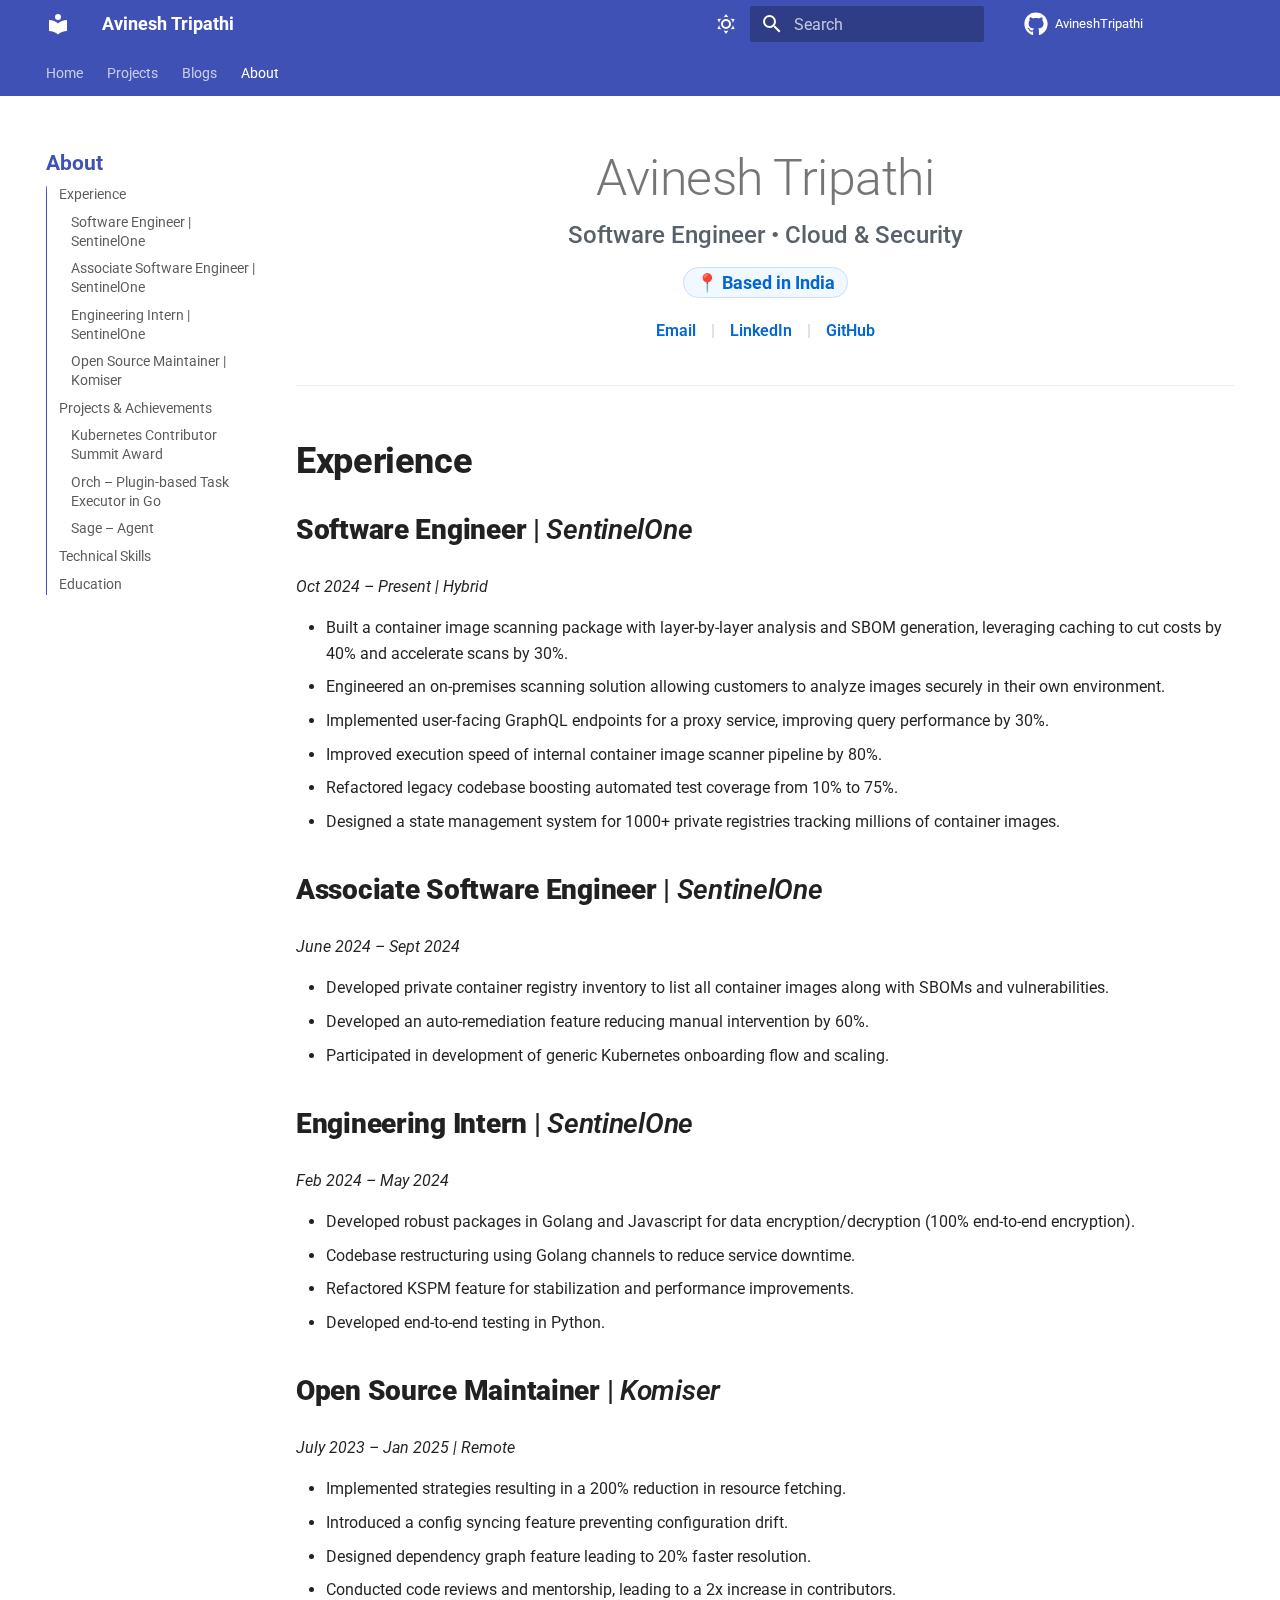
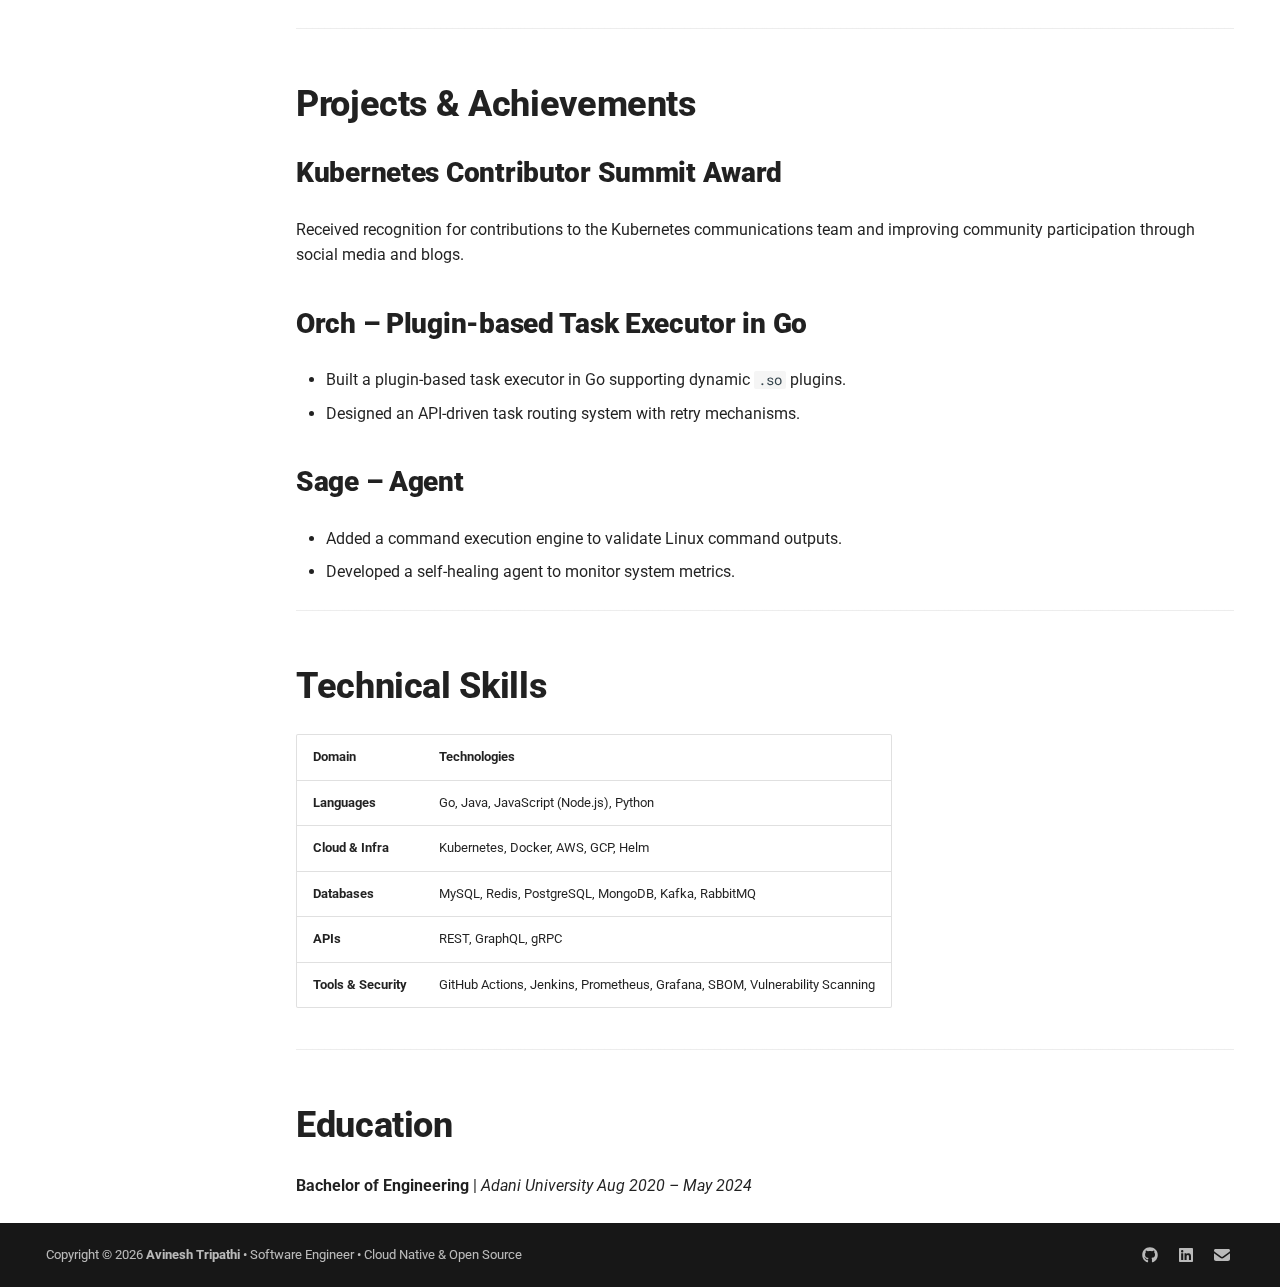
<file: about/index.html>
<!doctype html>
<html lang="en" class="no-js">
  <head>
    
      <meta charset="utf-8">
      <meta name="viewport" content="width=device-width,initial-scale=1">
      
      
      
        <link rel="canonical" href="https://avinesh.dev/about/">
      
      
        <link rel="prev" href="../blog/">
      
      
      
        
      
      
        <link rel="alternate" type="application/rss+xml" title="RSS feed" href="../feed_rss_created.xml">
        <link rel="alternate" type="application/rss+xml" title="RSS feed of updated content" href="../feed_rss_updated.xml">
      
      <link rel="icon" href="../assets/images/favicon.png">
      <meta name="generator" content="mkdocs-1.6.1, mkdocs-material-9.7.6">
    
    
      
        <title>About - Avinesh Tripathi</title>
      
    
    
      <link rel="stylesheet" href="../assets/stylesheets/main.484c7ddc.min.css">
      
        
        <link rel="stylesheet" href="../assets/stylesheets/palette.ab4e12ef.min.css">
      
      


    
    
      
    
    
      
        
        
        <link rel="preconnect" href="https://fonts.gstatic.com" crossorigin>
        <link rel="stylesheet" href="https://fonts.googleapis.com/css?family=Roboto:300,300i,400,400i,700,700i%7CRoboto+Mono:400,400i,700,700i&display=fallback">
        <style>:root{--md-text-font:"Roboto";--md-code-font:"Roboto Mono"}</style>
      
    
    
      <link rel="stylesheet" href="../stylesheets/extra.css">
    
    <script>__md_scope=new URL("..",location),__md_hash=e=>[...e].reduce(((e,_)=>(e<<5)-e+_.charCodeAt(0)),0),__md_get=(e,_=localStorage,t=__md_scope)=>JSON.parse(_.getItem(t.pathname+"."+e)),__md_set=(e,_,t=localStorage,a=__md_scope)=>{try{t.setItem(a.pathname+"."+e,JSON.stringify(_))}catch(e){}}</script>
    
      
  


  
  

<script id="__analytics">function __md_analytics(){function e(){dataLayer.push(arguments)}window.dataLayer=window.dataLayer||[],e("js",new Date),e("config",""),document.addEventListener("DOMContentLoaded",(function(){document.forms.search&&document.forms.search.query.addEventListener("blur",(function(){this.value&&e("event","search",{search_term:this.value})}));document$.subscribe((function(){var t=document.forms.feedback;if(void 0!==t)for(var a of t.querySelectorAll("[type=submit]"))a.addEventListener("click",(function(a){a.preventDefault();var n=document.location.pathname,d=this.getAttribute("data-md-value");e("event","feedback",{page:n,data:d}),t.firstElementChild.disabled=!0;var r=t.querySelector(".md-feedback__note [data-md-value='"+d+"']");r&&(r.hidden=!1)})),t.hidden=!1})),location$.subscribe((function(t){e("config","",{page_path:t.pathname})}))}));var t=document.createElement("script");t.async=!0,t.src="https://www.googletagmanager.com/gtag/js?id=",document.getElementById("__analytics").insertAdjacentElement("afterEnd",t)}</script>
  
    <script>"undefined"!=typeof __md_analytics&&__md_analytics()</script>
  

    
    
  </head>
  
  
    
    
      
    
    
    
    
    <body dir="ltr" data-md-color-scheme="default" data-md-color-primary="indigo" data-md-color-accent="indigo">
  
    
    <input class="md-toggle" data-md-toggle="drawer" type="checkbox" id="__drawer" autocomplete="off">
    <input class="md-toggle" data-md-toggle="search" type="checkbox" id="__search" autocomplete="off">
    <label class="md-overlay" for="__drawer"></label>
    <div data-md-component="skip">
      
        
        <a href="#experience" class="md-skip">
          Skip to content
        </a>
      
    </div>
    <div data-md-component="announce">
      
    </div>
    
    
      

<header class="md-header" data-md-component="header">
  <nav class="md-header__inner md-grid" aria-label="Header">
    <a href=".." title="Avinesh Tripathi" class="md-header__button md-logo" aria-label="Avinesh Tripathi" data-md-component="logo">
      
  
  <svg xmlns="http://www.w3.org/2000/svg" viewBox="0 0 24 24"><path d="M12 8a3 3 0 0 0 3-3 3 3 0 0 0-3-3 3 3 0 0 0-3 3 3 3 0 0 0 3 3m0 3.54C9.64 9.35 6.5 8 3 8v11c3.5 0 6.64 1.35 9 3.54 2.36-2.19 5.5-3.54 9-3.54V8c-3.5 0-6.64 1.35-9 3.54"/></svg>

    </a>
    <label class="md-header__button md-icon" for="__drawer">
      
      <svg xmlns="http://www.w3.org/2000/svg" viewBox="0 0 24 24"><path d="M3 6h18v2H3zm0 5h18v2H3zm0 5h18v2H3z"/></svg>
    </label>
    <div class="md-header__title" data-md-component="header-title">
      <div class="md-header__ellipsis">
        <div class="md-header__topic">
          <span class="md-ellipsis">
            Avinesh Tripathi
          </span>
        </div>
        <div class="md-header__topic" data-md-component="header-topic">
          <span class="md-ellipsis">
            
              About
            
          </span>
        </div>
      </div>
    </div>
    
      
        <form class="md-header__option" data-md-component="palette">
  
    
    
    
    <input class="md-option" data-md-color-media="(prefers-color-scheme: light)" data-md-color-scheme="default" data-md-color-primary="indigo" data-md-color-accent="indigo"  aria-label="Switch to dark mode"  type="radio" name="__palette" id="__palette_0">
    
      <label class="md-header__button md-icon" title="Switch to dark mode" for="__palette_1" hidden>
        <svg xmlns="http://www.w3.org/2000/svg" viewBox="0 0 24 24"><path d="M12 7a5 5 0 0 1 5 5 5 5 0 0 1-5 5 5 5 0 0 1-5-5 5 5 0 0 1 5-5m0 2a3 3 0 0 0-3 3 3 3 0 0 0 3 3 3 3 0 0 0 3-3 3 3 0 0 0-3-3m0-7 2.39 3.42C13.65 5.15 12.84 5 12 5s-1.65.15-2.39.42zM3.34 7l4.16-.35A7.2 7.2 0 0 0 5.94 8.5c-.44.74-.69 1.5-.83 2.29zm.02 10 1.76-3.77a7.131 7.131 0 0 0 2.38 4.14zM20.65 7l-1.77 3.79a7.02 7.02 0 0 0-2.38-4.15zm-.01 10-4.14.36c.59-.51 1.12-1.14 1.54-1.86.42-.73.69-1.5.83-2.29zM12 22l-2.41-3.44c.74.27 1.55.44 2.41.44.82 0 1.63-.17 2.37-.44z"/></svg>
      </label>
    
  
    
    
    
    <input class="md-option" data-md-color-media="(prefers-color-scheme: dark)" data-md-color-scheme="slate" data-md-color-primary="indigo" data-md-color-accent="indigo"  aria-label="Switch to light mode"  type="radio" name="__palette" id="__palette_1">
    
      <label class="md-header__button md-icon" title="Switch to light mode" for="__palette_0" hidden>
        <svg xmlns="http://www.w3.org/2000/svg" viewBox="0 0 24 24"><path d="m17.75 4.09-2.53 1.94.91 3.06-2.63-1.81-2.63 1.81.91-3.06-2.53-1.94L12.44 4l1.06-3 1.06 3zm3.5 6.91-1.64 1.25.59 1.98-1.7-1.17-1.7 1.17.59-1.98L15.75 11l2.06-.05L18.5 9l.69 1.95zm-2.28 4.95c.83-.08 1.72 1.1 1.19 1.85-.32.45-.66.87-1.08 1.27C15.17 23 8.84 23 4.94 19.07c-3.91-3.9-3.91-10.24 0-14.14.4-.4.82-.76 1.27-1.08.75-.53 1.93.36 1.85 1.19-.27 2.86.69 5.83 2.89 8.02a9.96 9.96 0 0 0 8.02 2.89m-1.64 2.02a12.08 12.08 0 0 1-7.8-3.47c-2.17-2.19-3.33-5-3.49-7.82-2.81 3.14-2.7 7.96.31 10.98 3.02 3.01 7.84 3.12 10.98.31"/></svg>
      </label>
    
  
</form>
      
    
    
      <script>var palette=__md_get("__palette");if(palette&&palette.color){if("(prefers-color-scheme)"===palette.color.media){var media=matchMedia("(prefers-color-scheme: light)"),input=document.querySelector(media.matches?"[data-md-color-media='(prefers-color-scheme: light)']":"[data-md-color-media='(prefers-color-scheme: dark)']");palette.color.media=input.getAttribute("data-md-color-media"),palette.color.scheme=input.getAttribute("data-md-color-scheme"),palette.color.primary=input.getAttribute("data-md-color-primary"),palette.color.accent=input.getAttribute("data-md-color-accent")}for(var[key,value]of Object.entries(palette.color))document.body.setAttribute("data-md-color-"+key,value)}</script>
    
    
    
      
      
        <label class="md-header__button md-icon" for="__search">
          
          <svg xmlns="http://www.w3.org/2000/svg" viewBox="0 0 24 24"><path d="M9.5 3A6.5 6.5 0 0 1 16 9.5c0 1.61-.59 3.09-1.56 4.23l.27.27h.79l5 5-1.5 1.5-5-5v-.79l-.27-.27A6.52 6.52 0 0 1 9.5 16 6.5 6.5 0 0 1 3 9.5 6.5 6.5 0 0 1 9.5 3m0 2C7 5 5 7 5 9.5S7 14 9.5 14 14 12 14 9.5 12 5 9.5 5"/></svg>
        </label>
        <div class="md-search" data-md-component="search" role="dialog">
  <label class="md-search__overlay" for="__search"></label>
  <div class="md-search__inner" role="search">
    <form class="md-search__form" name="search">
      <input type="text" class="md-search__input" name="query" aria-label="Search" placeholder="Search" autocapitalize="off" autocorrect="off" autocomplete="off" spellcheck="false" data-md-component="search-query" required>
      <label class="md-search__icon md-icon" for="__search">
        
        <svg xmlns="http://www.w3.org/2000/svg" viewBox="0 0 24 24"><path d="M9.5 3A6.5 6.5 0 0 1 16 9.5c0 1.61-.59 3.09-1.56 4.23l.27.27h.79l5 5-1.5 1.5-5-5v-.79l-.27-.27A6.52 6.52 0 0 1 9.5 16 6.5 6.5 0 0 1 3 9.5 6.5 6.5 0 0 1 9.5 3m0 2C7 5 5 7 5 9.5S7 14 9.5 14 14 12 14 9.5 12 5 9.5 5"/></svg>
        
        <svg xmlns="http://www.w3.org/2000/svg" viewBox="0 0 24 24"><path d="M20 11v2H8l5.5 5.5-1.42 1.42L4.16 12l7.92-7.92L13.5 5.5 8 11z"/></svg>
      </label>
      <nav class="md-search__options" aria-label="Search">
        
        <button type="reset" class="md-search__icon md-icon" title="Clear" aria-label="Clear" tabindex="-1">
          
          <svg xmlns="http://www.w3.org/2000/svg" viewBox="0 0 24 24"><path d="M19 6.41 17.59 5 12 10.59 6.41 5 5 6.41 10.59 12 5 17.59 6.41 19 12 13.41 17.59 19 19 17.59 13.41 12z"/></svg>
        </button>
      </nav>
      
        <div class="md-search__suggest" data-md-component="search-suggest"></div>
      
    </form>
    <div class="md-search__output">
      <div class="md-search__scrollwrap" tabindex="0" data-md-scrollfix>
        <div class="md-search-result" data-md-component="search-result">
          <div class="md-search-result__meta">
            Initializing search
          </div>
          <ol class="md-search-result__list" role="presentation"></ol>
        </div>
      </div>
    </div>
  </div>
</div>
      
    
    
      <div class="md-header__source">
        <a href="https://github.com/AvineshTripathi/" title="Go to repository" class="md-source" data-md-component="source">
  <div class="md-source__icon md-icon">
    
    <svg xmlns="http://www.w3.org/2000/svg" viewBox="0 0 512 512"><!--! Font Awesome Free 7.1.0 by @fontawesome - https://fontawesome.com License - https://fontawesome.com/license/free (Icons: CC BY 4.0, Fonts: SIL OFL 1.1, Code: MIT License) Copyright 2025 Fonticons, Inc.--><path d="M173.9 397.4c0 2-2.3 3.6-5.2 3.6-3.3.3-5.6-1.3-5.6-3.6 0-2 2.3-3.6 5.2-3.6 3-.3 5.6 1.3 5.6 3.6m-31.1-4.5c-.7 2 1.3 4.3 4.3 4.9 2.6 1 5.6 0 6.2-2s-1.3-4.3-4.3-5.2c-2.6-.7-5.5.3-6.2 2.3m44.2-1.7c-2.9.7-4.9 2.6-4.6 4.9.3 2 2.9 3.3 5.9 2.6 2.9-.7 4.9-2.6 4.6-4.6-.3-1.9-3-3.2-5.9-2.9M252.8 8C114.1 8 8 113.3 8 252c0 110.9 69.8 205.8 169.5 239.2 12.8 2.3 17.3-5.6 17.3-12.1 0-6.2-.3-40.4-.3-61.4 0 0-70 15-84.7-29.8 0 0-11.4-29.1-27.8-36.6 0 0-22.9-15.7 1.6-15.4 0 0 24.9 2 38.6 25.8 21.9 38.6 58.6 27.5 72.9 20.9 2.3-16 8.8-27.1 16-33.7-55.9-6.2-112.3-14.3-112.3-110.5 0-27.5 7.6-41.3 23.6-58.9-2.6-6.5-11.1-33.3 2.6-67.9 20.9-6.5 69 27 69 27 20-5.6 41.5-8.5 62.8-8.5s42.8 2.9 62.8 8.5c0 0 48.1-33.6 69-27 13.7 34.7 5.2 61.4 2.6 67.9 16 17.7 25.8 31.5 25.8 58.9 0 96.5-58.9 104.2-114.8 110.5 9.2 7.9 17 22.9 17 46.4 0 33.7-.3 75.4-.3 83.6 0 6.5 4.6 14.4 17.3 12.1C436.2 457.8 504 362.9 504 252 504 113.3 391.5 8 252.8 8M105.2 352.9c-1.3 1-1 3.3.7 5.2 1.6 1.6 3.9 2.3 5.2 1 1.3-1 1-3.3-.7-5.2-1.6-1.6-3.9-2.3-5.2-1m-10.8-8.1c-.7 1.3.3 2.9 2.3 3.9 1.6 1 3.6.7 4.3-.7.7-1.3-.3-2.9-2.3-3.9-2-.6-3.6-.3-4.3.7m32.4 35.6c-1.6 1.3-1 4.3 1.3 6.2 2.3 2.3 5.2 2.6 6.5 1 1.3-1.3.7-4.3-1.3-6.2-2.2-2.3-5.2-2.6-6.5-1m-11.4-14.7c-1.6 1-1.6 3.6 0 5.9s4.3 3.3 5.6 2.3c1.6-1.3 1.6-3.9 0-6.2-1.4-2.3-4-3.3-5.6-2"/></svg>
  </div>
  <div class="md-source__repository">
    AvineshTripathi
  </div>
</a>
      </div>
    
  </nav>
  
</header>
    
    <div class="md-container" data-md-component="container">
      
      
        
          
            
<nav class="md-tabs" aria-label="Tabs" data-md-component="tabs">
  <div class="md-grid">
    <ul class="md-tabs__list">
      
        
  
  
  
  
    <li class="md-tabs__item">
      <a href=".." class="md-tabs__link">
        
  
  
    
  
  Home

      </a>
    </li>
  

      
        
  
  
  
  
    <li class="md-tabs__item">
      <a href="../projects/" class="md-tabs__link">
        
  
  
    
  
  Projects

      </a>
    </li>
  

      
        
  
  
  
  
    <li class="md-tabs__item">
      <a href="../blog/" class="md-tabs__link">
        
  
  
    
  
  Blogs

      </a>
    </li>
  

      
        
  
  
  
    
  
  
    <li class="md-tabs__item md-tabs__item--active">
      <a href="./" class="md-tabs__link">
        
  
  
    
  
  About

      </a>
    </li>
  

      
    </ul>
  </div>
</nav>
          
        
      
      <main class="md-main" data-md-component="main">
        <div class="md-main__inner md-grid">
          
            
              
              <div class="md-sidebar md-sidebar--primary" data-md-component="sidebar" data-md-type="navigation" >
                <div class="md-sidebar__scrollwrap">
                  <div class="md-sidebar__inner">
                    


  


  

<nav class="md-nav md-nav--primary md-nav--lifted md-nav--integrated" aria-label="Navigation" data-md-level="0">
  <label class="md-nav__title" for="__drawer">
    <a href=".." title="Avinesh Tripathi" class="md-nav__button md-logo" aria-label="Avinesh Tripathi" data-md-component="logo">
      
  
  <svg xmlns="http://www.w3.org/2000/svg" viewBox="0 0 24 24"><path d="M12 8a3 3 0 0 0 3-3 3 3 0 0 0-3-3 3 3 0 0 0-3 3 3 3 0 0 0 3 3m0 3.54C9.64 9.35 6.5 8 3 8v11c3.5 0 6.64 1.35 9 3.54 2.36-2.19 5.5-3.54 9-3.54V8c-3.5 0-6.64 1.35-9 3.54"/></svg>

    </a>
    Avinesh Tripathi
  </label>
  
    <div class="md-nav__source">
      <a href="https://github.com/AvineshTripathi/" title="Go to repository" class="md-source" data-md-component="source">
  <div class="md-source__icon md-icon">
    
    <svg xmlns="http://www.w3.org/2000/svg" viewBox="0 0 512 512"><!--! Font Awesome Free 7.1.0 by @fontawesome - https://fontawesome.com License - https://fontawesome.com/license/free (Icons: CC BY 4.0, Fonts: SIL OFL 1.1, Code: MIT License) Copyright 2025 Fonticons, Inc.--><path d="M173.9 397.4c0 2-2.3 3.6-5.2 3.6-3.3.3-5.6-1.3-5.6-3.6 0-2 2.3-3.6 5.2-3.6 3-.3 5.6 1.3 5.6 3.6m-31.1-4.5c-.7 2 1.3 4.3 4.3 4.9 2.6 1 5.6 0 6.2-2s-1.3-4.3-4.3-5.2c-2.6-.7-5.5.3-6.2 2.3m44.2-1.7c-2.9.7-4.9 2.6-4.6 4.9.3 2 2.9 3.3 5.9 2.6 2.9-.7 4.9-2.6 4.6-4.6-.3-1.9-3-3.2-5.9-2.9M252.8 8C114.1 8 8 113.3 8 252c0 110.9 69.8 205.8 169.5 239.2 12.8 2.3 17.3-5.6 17.3-12.1 0-6.2-.3-40.4-.3-61.4 0 0-70 15-84.7-29.8 0 0-11.4-29.1-27.8-36.6 0 0-22.9-15.7 1.6-15.4 0 0 24.9 2 38.6 25.8 21.9 38.6 58.6 27.5 72.9 20.9 2.3-16 8.8-27.1 16-33.7-55.9-6.2-112.3-14.3-112.3-110.5 0-27.5 7.6-41.3 23.6-58.9-2.6-6.5-11.1-33.3 2.6-67.9 20.9-6.5 69 27 69 27 20-5.6 41.5-8.5 62.8-8.5s42.8 2.9 62.8 8.5c0 0 48.1-33.6 69-27 13.7 34.7 5.2 61.4 2.6 67.9 16 17.7 25.8 31.5 25.8 58.9 0 96.5-58.9 104.2-114.8 110.5 9.2 7.9 17 22.9 17 46.4 0 33.7-.3 75.4-.3 83.6 0 6.5 4.6 14.4 17.3 12.1C436.2 457.8 504 362.9 504 252 504 113.3 391.5 8 252.8 8M105.2 352.9c-1.3 1-1 3.3.7 5.2 1.6 1.6 3.9 2.3 5.2 1 1.3-1 1-3.3-.7-5.2-1.6-1.6-3.9-2.3-5.2-1m-10.8-8.1c-.7 1.3.3 2.9 2.3 3.9 1.6 1 3.6.7 4.3-.7.7-1.3-.3-2.9-2.3-3.9-2-.6-3.6-.3-4.3.7m32.4 35.6c-1.6 1.3-1 4.3 1.3 6.2 2.3 2.3 5.2 2.6 6.5 1 1.3-1.3.7-4.3-1.3-6.2-2.2-2.3-5.2-2.6-6.5-1m-11.4-14.7c-1.6 1-1.6 3.6 0 5.9s4.3 3.3 5.6 2.3c1.6-1.3 1.6-3.9 0-6.2-1.4-2.3-4-3.3-5.6-2"/></svg>
  </div>
  <div class="md-source__repository">
    AvineshTripathi
  </div>
</a>
    </div>
  
  <ul class="md-nav__list" data-md-scrollfix>
    
      
      
  
  
  
  
    <li class="md-nav__item">
      <a href=".." class="md-nav__link">
        
  
  
  <span class="md-ellipsis">
    
  
    Home
  

    
  </span>
  
  

      </a>
    </li>
  

    
      
      
  
  
  
  
    <li class="md-nav__item">
      <a href="../projects/" class="md-nav__link">
        
  
  
  <span class="md-ellipsis">
    
  
    Projects
  

    
  </span>
  
  

      </a>
    </li>
  

    
      
      
  
  
  
    
  
  
    <li class="md-nav__item">
      <a href="../blog/" class="md-nav__link">
        
  
  
  <span class="md-ellipsis">
    
  
    Blogs
  

    
  </span>
  
  

      </a>
    </li>
  

    
      
      
  
  
    
  
  
  
    <li class="md-nav__item md-nav__item--active">
      
      <input class="md-nav__toggle md-toggle" type="checkbox" id="__toc">
      
      
      
        <label class="md-nav__link md-nav__link--active" for="__toc">
          
  
  
  <span class="md-ellipsis">
    
  
    About
  

    
  </span>
  
  

          <span class="md-nav__icon md-icon"></span>
        </label>
      
      <a href="./" class="md-nav__link md-nav__link--active">
        
  
  
  <span class="md-ellipsis">
    
  
    About
  

    
  </span>
  
  

      </a>
      
        

<nav class="md-nav md-nav--secondary" aria-label="Table of contents">
  
  
  
  
    <label class="md-nav__title" for="__toc">
      <span class="md-nav__icon md-icon"></span>
      Table of contents
    </label>
    <ul class="md-nav__list" data-md-component="toc" data-md-scrollfix>
      
        <li class="md-nav__item">
  <a href="#experience" class="md-nav__link">
    <span class="md-ellipsis">
      
        Experience
      
    </span>
  </a>
  
    <nav class="md-nav" aria-label="Experience">
      <ul class="md-nav__list">
        
          <li class="md-nav__item">
  <a href="#software-engineer-sentinelone" class="md-nav__link">
    <span class="md-ellipsis">
      
        Software Engineer | SentinelOne
      
    </span>
  </a>
  
</li>
        
          <li class="md-nav__item">
  <a href="#associate-software-engineer-sentinelone" class="md-nav__link">
    <span class="md-ellipsis">
      
        Associate Software Engineer | SentinelOne
      
    </span>
  </a>
  
</li>
        
          <li class="md-nav__item">
  <a href="#engineering-intern-sentinelone" class="md-nav__link">
    <span class="md-ellipsis">
      
        Engineering Intern | SentinelOne
      
    </span>
  </a>
  
</li>
        
          <li class="md-nav__item">
  <a href="#open-source-maintainer-komiser" class="md-nav__link">
    <span class="md-ellipsis">
      
        Open Source Maintainer | Komiser
      
    </span>
  </a>
  
</li>
        
      </ul>
    </nav>
  
</li>
      
        <li class="md-nav__item">
  <a href="#projects-achievements" class="md-nav__link">
    <span class="md-ellipsis">
      
        Projects &amp; Achievements
      
    </span>
  </a>
  
    <nav class="md-nav" aria-label="Projects &amp; Achievements">
      <ul class="md-nav__list">
        
          <li class="md-nav__item">
  <a href="#kubernetes-contributor-summit-award" class="md-nav__link">
    <span class="md-ellipsis">
      
        Kubernetes Contributor Summit Award
      
    </span>
  </a>
  
</li>
        
          <li class="md-nav__item">
  <a href="#orch-plugin-based-task-executor-in-go" class="md-nav__link">
    <span class="md-ellipsis">
      
        Orch – Plugin-based Task Executor in Go
      
    </span>
  </a>
  
</li>
        
          <li class="md-nav__item">
  <a href="#sage-agent" class="md-nav__link">
    <span class="md-ellipsis">
      
        Sage – Agent
      
    </span>
  </a>
  
</li>
        
      </ul>
    </nav>
  
</li>
      
        <li class="md-nav__item">
  <a href="#technical-skills" class="md-nav__link">
    <span class="md-ellipsis">
      
        Technical Skills
      
    </span>
  </a>
  
</li>
      
        <li class="md-nav__item">
  <a href="#education" class="md-nav__link">
    <span class="md-ellipsis">
      
        Education
      
    </span>
  </a>
  
</li>
      
    </ul>
  
</nav>
      
    </li>
  

    
  </ul>
</nav>
                  </div>
                </div>
              </div>
            
            
          
          
            <div class="md-content" data-md-component="content">
              
              <article class="md-content__inner md-typeset">
                
                  


  
  


<div align="center" style="margin-bottom: 40px;">
  <h1 style="border-bottom: none; margin-bottom: 5px; font-size: 2.5rem;">Avinesh Tripathi</h1>
  <div style="font-size: 1.2rem; color: #586069; font-weight: 500; margin-bottom: 15px;">
    Software Engineer • Cloud & Security
  </div>

  <div style="margin-bottom: 20px;">
    <span style="background: #f1f8ff; color: #0366d6; padding: 4px 12px; border-radius: 20px; font-size: 0.9rem; font-weight: bold; border: 1px solid #c8e1ff;">
      📍 Based in India
    </span>
  </div>

  <div style="display: flex; justify-content: center; gap: 15px; font-weight: 600;">
    <a href="mailto:work.avinesh@gmail.com" style="text-decoration: none; color: #0366d6;">
      Email
    </a>
    <span style="color: #d1d5da;">|</span>
    <a href="https://linkedin.com/in/avineshtripathi" style="text-decoration: none; color: #0366d6;">
      LinkedIn
    </a>
    <span style="color: #d1d5da;">|</span>
    <a href="https://github.com/AvineshTripathi" style="text-decoration: none; color: #0366d6;">
    GitHub
    </a>
  </div>
</div>
<hr />
<h2 id="experience">Experience</h2>
<h3 id="software-engineer-sentinelone"><strong>Software Engineer</strong> | <em>SentinelOne</em></h3>
<p><em>Oct 2024 – Present | Hybrid</em></p>
<ul>
<li>Built a container image scanning package with layer-by-layer analysis and SBOM generation, leveraging caching to cut costs by 40% and accelerate scans by 30%.</li>
<li>Engineered an on-premises scanning solution allowing customers to analyze images securely in their own environment.</li>
<li>Implemented user-facing GraphQL endpoints for a proxy service, improving query performance by 30%.</li>
<li>Improved execution speed of internal container image scanner pipeline by 80%.</li>
<li>Refactored legacy codebase boosting automated test coverage from 10% to 75%.</li>
<li>Designed a state management system for 1000+ private registries tracking millions of container images.</li>
</ul>
<h3 id="associate-software-engineer-sentinelone"><strong>Associate Software Engineer</strong> | <em>SentinelOne</em></h3>
<p><em>June 2024 – Sept 2024</em></p>
<ul>
<li>Developed private container registry inventory to list all container images along with SBOMs and vulnerabilities.</li>
<li>Developed an auto-remediation feature reducing manual intervention by 60%.</li>
<li>Participated in development of generic Kubernetes onboarding flow and scaling.</li>
</ul>
<h3 id="engineering-intern-sentinelone"><strong>Engineering Intern</strong> | <em>SentinelOne</em></h3>
<p><em>Feb 2024 – May 2024</em></p>
<ul>
<li>Developed robust packages in Golang and Javascript for data encryption/decryption (100% end-to-end encryption).</li>
<li>Codebase restructuring using Golang channels to reduce service downtime.</li>
<li>Refactored KSPM feature for stabilization and performance improvements.</li>
<li>Developed end-to-end testing in Python.</li>
</ul>
<h3 id="open-source-maintainer-komiser"><strong>Open Source Maintainer</strong> | <em>Komiser</em></h3>
<p><em>July 2023 – Jan 2025 | Remote</em></p>
<ul>
<li>Implemented strategies resulting in a 200% reduction in resource fetching.</li>
<li>Introduced a config syncing feature preventing configuration drift.</li>
<li>Designed dependency graph feature leading to 20% faster resolution.</li>
<li>Conducted code reviews and mentorship, leading to a 2x increase in contributors.</li>
</ul>
<hr />
<h2 id="projects-achievements">Projects &amp; Achievements</h2>
<h3 id="kubernetes-contributor-summit-award"><strong>Kubernetes Contributor Summit Award</strong></h3>
<p>Received recognition for contributions to the Kubernetes communications team and improving community participation through social media and blogs.</p>
<h3 id="orch-plugin-based-task-executor-in-go"><strong>Orch – Plugin-based Task Executor in Go</strong></h3>
<ul>
<li>Built a plugin-based task executor in Go supporting dynamic <code>.so</code> plugins.</li>
<li>Designed an API-driven task routing system with retry mechanisms.</li>
</ul>
<h3 id="sage-agent"><strong>Sage – Agent</strong></h3>
<ul>
<li>Added a command execution engine to validate Linux command outputs.</li>
<li>Developed a self-healing agent to monitor system metrics.</li>
</ul>
<hr />
<h2 id="technical-skills">Technical Skills</h2>
<table>
<thead>
<tr>
<th style="text-align: left;">Domain</th>
<th style="text-align: left;">Technologies</th>
</tr>
</thead>
<tbody>
<tr>
<td style="text-align: left;"><strong>Languages</strong></td>
<td style="text-align: left;">Go, Java, JavaScript (Node.js), Python</td>
</tr>
<tr>
<td style="text-align: left;"><strong>Cloud &amp; Infra</strong></td>
<td style="text-align: left;">Kubernetes, Docker, AWS, GCP, Helm</td>
</tr>
<tr>
<td style="text-align: left;"><strong>Databases</strong></td>
<td style="text-align: left;">MySQL, Redis, PostgreSQL, MongoDB, Kafka, RabbitMQ</td>
</tr>
<tr>
<td style="text-align: left;"><strong>APIs</strong></td>
<td style="text-align: left;">REST, GraphQL, gRPC</td>
</tr>
<tr>
<td style="text-align: left;"><strong>Tools &amp; Security</strong></td>
<td style="text-align: left;">GitHub Actions, Jenkins, Prometheus, Grafana, SBOM, Vulnerability Scanning</td>
</tr>
</tbody>
</table>
<hr />
<h2 id="education">Education</h2>
<p><strong>Bachelor of Engineering</strong> | <em>Adani University</em>
<em>Aug 2020 – May 2024</em></p>









  




                
              </article>
            </div>
          
          
<script>var target=document.getElementById(location.hash.slice(1));target&&target.name&&(target.checked=target.name.startsWith("__tabbed_"))</script>
        </div>
        
          <button type="button" class="md-top md-icon" data-md-component="top" hidden>
  
  <svg xmlns="http://www.w3.org/2000/svg" viewBox="0 0 24 24"><path d="M13 20h-2V8l-5.5 5.5-1.42-1.42L12 4.16l7.92 7.92-1.42 1.42L13 8z"/></svg>
  Back to top
</button>
        
      </main>
      
        <footer class="md-footer">
  
  <div class="md-footer-meta md-typeset">
    <div class="md-footer-meta__inner md-grid">
      <div class="md-copyright">
  
    <div class="md-copyright__highlight">
      Copyright &copy; 2026 <strong>Avinesh Tripathi</strong> &bull;  Software Engineer &bull; Cloud Native & Open Source
    </div>
  
  
</div>
      
        
<div class="md-social">
  
    
    
    
    
      
      
    
    <a href="https://github.com/AvineshTripathi" target="_blank" rel="noopener" title="github.com" class="md-social__link">
      <svg xmlns="http://www.w3.org/2000/svg" viewBox="0 0 512 512"><!--! Font Awesome Free 7.1.0 by @fontawesome - https://fontawesome.com License - https://fontawesome.com/license/free (Icons: CC BY 4.0, Fonts: SIL OFL 1.1, Code: MIT License) Copyright 2025 Fonticons, Inc.--><path d="M173.9 397.4c0 2-2.3 3.6-5.2 3.6-3.3.3-5.6-1.3-5.6-3.6 0-2 2.3-3.6 5.2-3.6 3-.3 5.6 1.3 5.6 3.6m-31.1-4.5c-.7 2 1.3 4.3 4.3 4.9 2.6 1 5.6 0 6.2-2s-1.3-4.3-4.3-5.2c-2.6-.7-5.5.3-6.2 2.3m44.2-1.7c-2.9.7-4.9 2.6-4.6 4.9.3 2 2.9 3.3 5.9 2.6 2.9-.7 4.9-2.6 4.6-4.6-.3-1.9-3-3.2-5.9-2.9M252.8 8C114.1 8 8 113.3 8 252c0 110.9 69.8 205.8 169.5 239.2 12.8 2.3 17.3-5.6 17.3-12.1 0-6.2-.3-40.4-.3-61.4 0 0-70 15-84.7-29.8 0 0-11.4-29.1-27.8-36.6 0 0-22.9-15.7 1.6-15.4 0 0 24.9 2 38.6 25.8 21.9 38.6 58.6 27.5 72.9 20.9 2.3-16 8.8-27.1 16-33.7-55.9-6.2-112.3-14.3-112.3-110.5 0-27.5 7.6-41.3 23.6-58.9-2.6-6.5-11.1-33.3 2.6-67.9 20.9-6.5 69 27 69 27 20-5.6 41.5-8.5 62.8-8.5s42.8 2.9 62.8 8.5c0 0 48.1-33.6 69-27 13.7 34.7 5.2 61.4 2.6 67.9 16 17.7 25.8 31.5 25.8 58.9 0 96.5-58.9 104.2-114.8 110.5 9.2 7.9 17 22.9 17 46.4 0 33.7-.3 75.4-.3 83.6 0 6.5 4.6 14.4 17.3 12.1C436.2 457.8 504 362.9 504 252 504 113.3 391.5 8 252.8 8M105.2 352.9c-1.3 1-1 3.3.7 5.2 1.6 1.6 3.9 2.3 5.2 1 1.3-1 1-3.3-.7-5.2-1.6-1.6-3.9-2.3-5.2-1m-10.8-8.1c-.7 1.3.3 2.9 2.3 3.9 1.6 1 3.6.7 4.3-.7.7-1.3-.3-2.9-2.3-3.9-2-.6-3.6-.3-4.3.7m32.4 35.6c-1.6 1.3-1 4.3 1.3 6.2 2.3 2.3 5.2 2.6 6.5 1 1.3-1.3.7-4.3-1.3-6.2-2.2-2.3-5.2-2.6-6.5-1m-11.4-14.7c-1.6 1-1.6 3.6 0 5.9s4.3 3.3 5.6 2.3c1.6-1.3 1.6-3.9 0-6.2-1.4-2.3-4-3.3-5.6-2"/></svg>
    </a>
  
    
    
    
    
      
      
    
    <a href="https://www.linkedin.com/in/avineshtripathi/" target="_blank" rel="noopener" title="www.linkedin.com" class="md-social__link">
      <svg xmlns="http://www.w3.org/2000/svg" viewBox="0 0 448 512"><!--! Font Awesome Free 7.1.0 by @fontawesome - https://fontawesome.com License - https://fontawesome.com/license/free (Icons: CC BY 4.0, Fonts: SIL OFL 1.1, Code: MIT License) Copyright 2025 Fonticons, Inc.--><path d="M416 32H31.9C14.3 32 0 46.5 0 64.3v383.4C0 465.5 14.3 480 31.9 480H416c17.6 0 32-14.5 32-32.3V64.3c0-17.8-14.4-32.3-32-32.3M135.4 416H69V202.2h66.5V416zM102.2 96a38.5 38.5 0 1 1 0 77 38.5 38.5 0 1 1 0-77m282.1 320h-66.4V312c0-24.8-.5-56.7-34.5-56.7-34.6 0-39.9 27-39.9 54.9V416h-66.4V202.2h63.7v29.2h.9c8.9-16.8 30.6-34.5 62.9-34.5 67.2 0 79.7 44.3 79.7 101.9z"/></svg>
    </a>
  
    
    
    
    
    <a href="mailto:work.avinesh@gmail.com" target="_blank" rel="noopener" title="" class="md-social__link">
      <svg xmlns="http://www.w3.org/2000/svg" viewBox="0 0 512 512"><!--! Font Awesome Free 7.1.0 by @fontawesome - https://fontawesome.com License - https://fontawesome.com/license/free (Icons: CC BY 4.0, Fonts: SIL OFL 1.1, Code: MIT License) Copyright 2025 Fonticons, Inc.--><path d="M48 64C21.5 64 0 85.5 0 112c0 15.1 7.1 29.3 19.2 38.4l208 156a48 48 0 0 0 57.6 0l208-156c12.1-9.1 19.2-23.3 19.2-38.4 0-26.5-21.5-48-48-48zM0 196v188c0 35.3 28.7 64 64 64h384c35.3 0 64-28.7 64-64V196L313.6 344.8c-34.1 25.6-81.1 25.6-115.2 0z"/></svg>
    </a>
  
</div>
      
    </div>
  </div>
</footer>
      
    </div>
    <div class="md-dialog" data-md-component="dialog">
      <div class="md-dialog__inner md-typeset"></div>
    </div>
    
    
    
      
      
      <script id="__config" type="application/json">{"annotate": null, "base": "..", "features": ["navigation.tabs", "navigation.sections", "navigation.top", "toc.follow", "toc.integrate", "search.suggest", "search.highlight", "content.code.copy", "content.code.annotate"], "search": "../assets/javascripts/workers/search.2c215733.min.js", "tags": null, "translations": {"clipboard.copied": "Copied to clipboard", "clipboard.copy": "Copy to clipboard", "search.result.more.one": "1 more on this page", "search.result.more.other": "# more on this page", "search.result.none": "No matching documents", "search.result.one": "1 matching document", "search.result.other": "# matching documents", "search.result.placeholder": "Type to start searching", "search.result.term.missing": "Missing", "select.version": "Select version"}, "version": null}</script>
    
    
      <script src="../assets/javascripts/bundle.79ae519e.min.js"></script>
      
    
  </body>
</html>
</file>
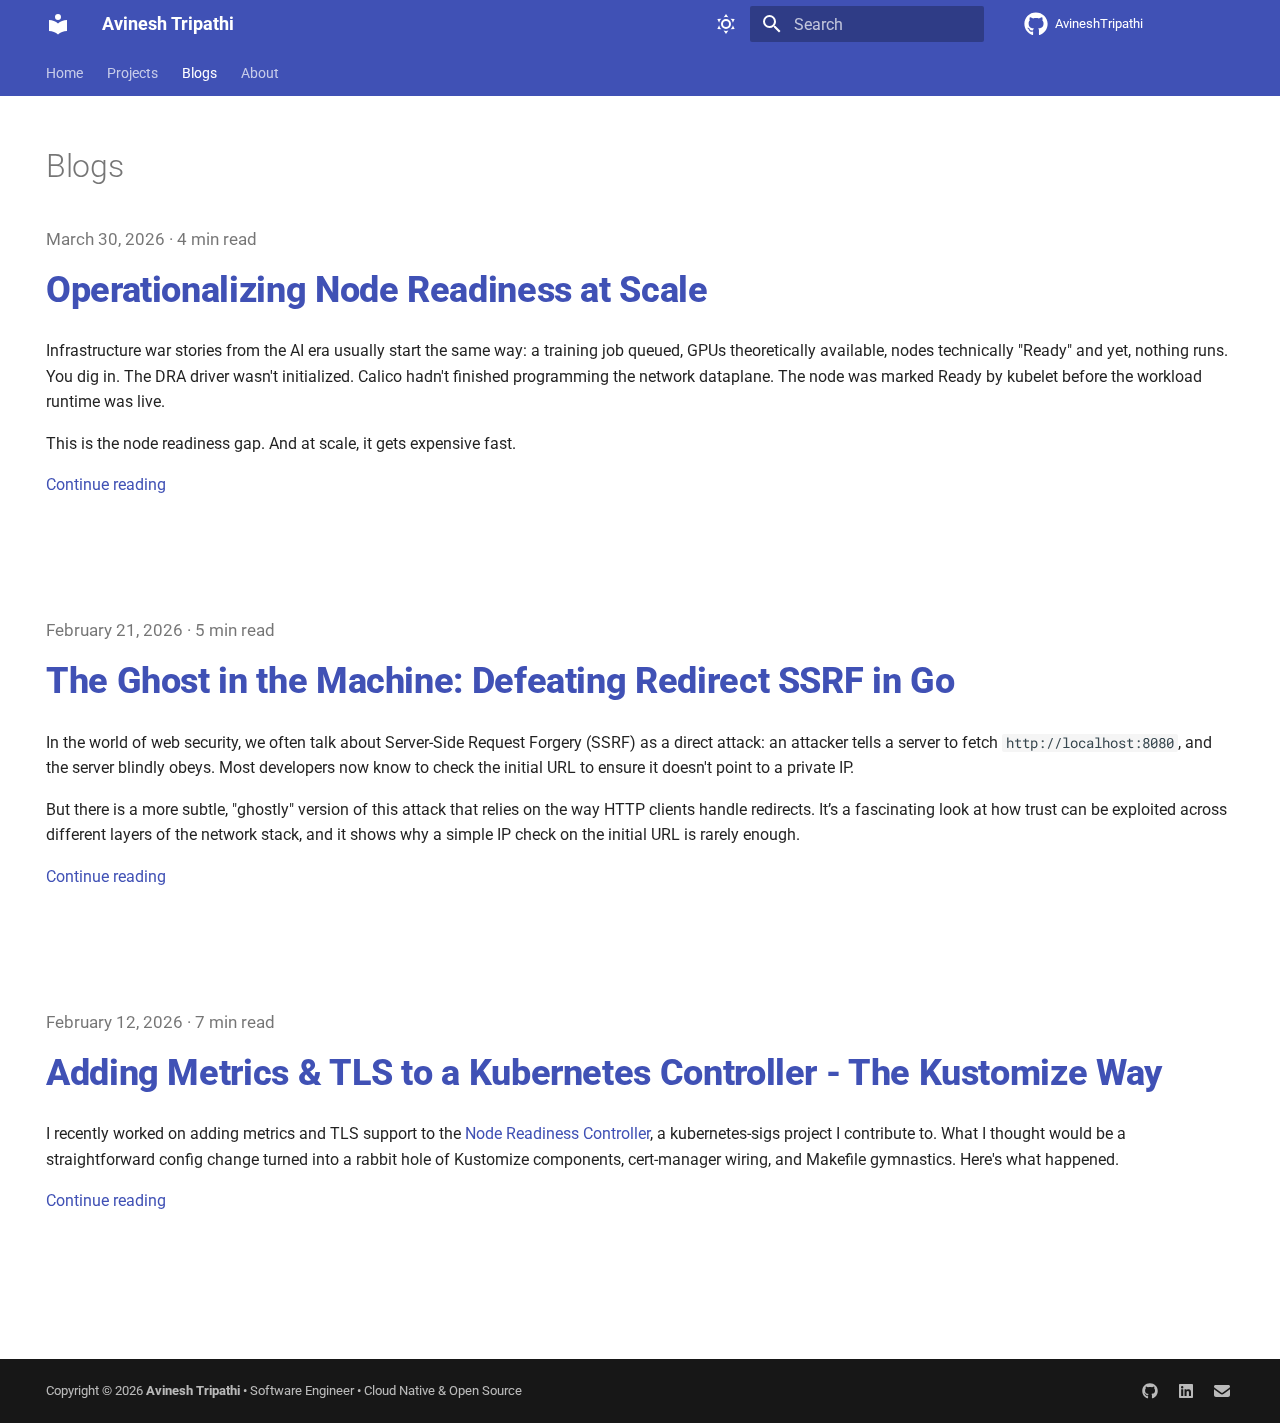
<file: blog/index.html>
<!doctype html>
<html lang="en" class="no-js">
  <head>
    
      <meta charset="utf-8">
      <meta name="viewport" content="width=device-width,initial-scale=1">
      
      
      
        <link rel="canonical" href="https://avinesh.dev/blog/">
      
      
        <link rel="prev" href="../projects/">
      
      
        <link rel="next" href="../about/">
      
      
        
      
      
        <link rel="alternate" type="application/rss+xml" title="RSS feed" href="../feed_rss_created.xml">
        <link rel="alternate" type="application/rss+xml" title="RSS feed of updated content" href="../feed_rss_updated.xml">
      
      <link rel="icon" href="../assets/images/favicon.png">
      <meta name="generator" content="mkdocs-1.6.1, mkdocs-material-9.7.6">
    
    
      
        <title>Blogs - Avinesh Tripathi</title>
      
    
    
      <link rel="stylesheet" href="../assets/stylesheets/main.484c7ddc.min.css">
      
        
        <link rel="stylesheet" href="../assets/stylesheets/palette.ab4e12ef.min.css">
      
      


    
    
      
    
    
      
        
        
        <link rel="preconnect" href="https://fonts.gstatic.com" crossorigin>
        <link rel="stylesheet" href="https://fonts.googleapis.com/css?family=Roboto:300,300i,400,400i,700,700i%7CRoboto+Mono:400,400i,700,700i&display=fallback">
        <style>:root{--md-text-font:"Roboto";--md-code-font:"Roboto Mono"}</style>
      
    
    
      <link rel="stylesheet" href="../stylesheets/extra.css">
    
    <script>__md_scope=new URL("..",location),__md_hash=e=>[...e].reduce(((e,_)=>(e<<5)-e+_.charCodeAt(0)),0),__md_get=(e,_=localStorage,t=__md_scope)=>JSON.parse(_.getItem(t.pathname+"."+e)),__md_set=(e,_,t=localStorage,a=__md_scope)=>{try{t.setItem(a.pathname+"."+e,JSON.stringify(_))}catch(e){}}</script>
    
      
  


  
  

<script id="__analytics">function __md_analytics(){function e(){dataLayer.push(arguments)}window.dataLayer=window.dataLayer||[],e("js",new Date),e("config",""),document.addEventListener("DOMContentLoaded",(function(){document.forms.search&&document.forms.search.query.addEventListener("blur",(function(){this.value&&e("event","search",{search_term:this.value})}));document$.subscribe((function(){var t=document.forms.feedback;if(void 0!==t)for(var a of t.querySelectorAll("[type=submit]"))a.addEventListener("click",(function(a){a.preventDefault();var n=document.location.pathname,d=this.getAttribute("data-md-value");e("event","feedback",{page:n,data:d}),t.firstElementChild.disabled=!0;var r=t.querySelector(".md-feedback__note [data-md-value='"+d+"']");r&&(r.hidden=!1)})),t.hidden=!1})),location$.subscribe((function(t){e("config","",{page_path:t.pathname})}))}));var t=document.createElement("script");t.async=!0,t.src="https://www.googletagmanager.com/gtag/js?id=",document.getElementById("__analytics").insertAdjacentElement("afterEnd",t)}</script>
  
    <script>"undefined"!=typeof __md_analytics&&__md_analytics()</script>
  

    
    
  </head>
  
  
    
    
      
    
    
    
    
    <body dir="ltr" data-md-color-scheme="default" data-md-color-primary="indigo" data-md-color-accent="indigo">
  
    
    <input class="md-toggle" data-md-toggle="drawer" type="checkbox" id="__drawer" autocomplete="off">
    <input class="md-toggle" data-md-toggle="search" type="checkbox" id="__search" autocomplete="off">
    <label class="md-overlay" for="__drawer"></label>
    <div data-md-component="skip">
      
        
        <a href="#blogs" class="md-skip">
          Skip to content
        </a>
      
    </div>
    <div data-md-component="announce">
      
    </div>
    
    
      

<header class="md-header" data-md-component="header">
  <nav class="md-header__inner md-grid" aria-label="Header">
    <a href=".." title="Avinesh Tripathi" class="md-header__button md-logo" aria-label="Avinesh Tripathi" data-md-component="logo">
      
  
  <svg xmlns="http://www.w3.org/2000/svg" viewBox="0 0 24 24"><path d="M12 8a3 3 0 0 0 3-3 3 3 0 0 0-3-3 3 3 0 0 0-3 3 3 3 0 0 0 3 3m0 3.54C9.64 9.35 6.5 8 3 8v11c3.5 0 6.64 1.35 9 3.54 2.36-2.19 5.5-3.54 9-3.54V8c-3.5 0-6.64 1.35-9 3.54"/></svg>

    </a>
    <label class="md-header__button md-icon" for="__drawer">
      
      <svg xmlns="http://www.w3.org/2000/svg" viewBox="0 0 24 24"><path d="M3 6h18v2H3zm0 5h18v2H3zm0 5h18v2H3z"/></svg>
    </label>
    <div class="md-header__title" data-md-component="header-title">
      <div class="md-header__ellipsis">
        <div class="md-header__topic">
          <span class="md-ellipsis">
            Avinesh Tripathi
          </span>
        </div>
        <div class="md-header__topic" data-md-component="header-topic">
          <span class="md-ellipsis">
            
              Blogs
            
          </span>
        </div>
      </div>
    </div>
    
      
        <form class="md-header__option" data-md-component="palette">
  
    
    
    
    <input class="md-option" data-md-color-media="(prefers-color-scheme: light)" data-md-color-scheme="default" data-md-color-primary="indigo" data-md-color-accent="indigo"  aria-label="Switch to dark mode"  type="radio" name="__palette" id="__palette_0">
    
      <label class="md-header__button md-icon" title="Switch to dark mode" for="__palette_1" hidden>
        <svg xmlns="http://www.w3.org/2000/svg" viewBox="0 0 24 24"><path d="M12 7a5 5 0 0 1 5 5 5 5 0 0 1-5 5 5 5 0 0 1-5-5 5 5 0 0 1 5-5m0 2a3 3 0 0 0-3 3 3 3 0 0 0 3 3 3 3 0 0 0 3-3 3 3 0 0 0-3-3m0-7 2.39 3.42C13.65 5.15 12.84 5 12 5s-1.65.15-2.39.42zM3.34 7l4.16-.35A7.2 7.2 0 0 0 5.94 8.5c-.44.74-.69 1.5-.83 2.29zm.02 10 1.76-3.77a7.131 7.131 0 0 0 2.38 4.14zM20.65 7l-1.77 3.79a7.02 7.02 0 0 0-2.38-4.15zm-.01 10-4.14.36c.59-.51 1.12-1.14 1.54-1.86.42-.73.69-1.5.83-2.29zM12 22l-2.41-3.44c.74.27 1.55.44 2.41.44.82 0 1.63-.17 2.37-.44z"/></svg>
      </label>
    
  
    
    
    
    <input class="md-option" data-md-color-media="(prefers-color-scheme: dark)" data-md-color-scheme="slate" data-md-color-primary="indigo" data-md-color-accent="indigo"  aria-label="Switch to light mode"  type="radio" name="__palette" id="__palette_1">
    
      <label class="md-header__button md-icon" title="Switch to light mode" for="__palette_0" hidden>
        <svg xmlns="http://www.w3.org/2000/svg" viewBox="0 0 24 24"><path d="m17.75 4.09-2.53 1.94.91 3.06-2.63-1.81-2.63 1.81.91-3.06-2.53-1.94L12.44 4l1.06-3 1.06 3zm3.5 6.91-1.64 1.25.59 1.98-1.7-1.17-1.7 1.17.59-1.98L15.75 11l2.06-.05L18.5 9l.69 1.95zm-2.28 4.95c.83-.08 1.72 1.1 1.19 1.85-.32.45-.66.87-1.08 1.27C15.17 23 8.84 23 4.94 19.07c-3.91-3.9-3.91-10.24 0-14.14.4-.4.82-.76 1.27-1.08.75-.53 1.93.36 1.85 1.19-.27 2.86.69 5.83 2.89 8.02a9.96 9.96 0 0 0 8.02 2.89m-1.64 2.02a12.08 12.08 0 0 1-7.8-3.47c-2.17-2.19-3.33-5-3.49-7.82-2.81 3.14-2.7 7.96.31 10.98 3.02 3.01 7.84 3.12 10.98.31"/></svg>
      </label>
    
  
</form>
      
    
    
      <script>var palette=__md_get("__palette");if(palette&&palette.color){if("(prefers-color-scheme)"===palette.color.media){var media=matchMedia("(prefers-color-scheme: light)"),input=document.querySelector(media.matches?"[data-md-color-media='(prefers-color-scheme: light)']":"[data-md-color-media='(prefers-color-scheme: dark)']");palette.color.media=input.getAttribute("data-md-color-media"),palette.color.scheme=input.getAttribute("data-md-color-scheme"),palette.color.primary=input.getAttribute("data-md-color-primary"),palette.color.accent=input.getAttribute("data-md-color-accent")}for(var[key,value]of Object.entries(palette.color))document.body.setAttribute("data-md-color-"+key,value)}</script>
    
    
    
      
      
        <label class="md-header__button md-icon" for="__search">
          
          <svg xmlns="http://www.w3.org/2000/svg" viewBox="0 0 24 24"><path d="M9.5 3A6.5 6.5 0 0 1 16 9.5c0 1.61-.59 3.09-1.56 4.23l.27.27h.79l5 5-1.5 1.5-5-5v-.79l-.27-.27A6.52 6.52 0 0 1 9.5 16 6.5 6.5 0 0 1 3 9.5 6.5 6.5 0 0 1 9.5 3m0 2C7 5 5 7 5 9.5S7 14 9.5 14 14 12 14 9.5 12 5 9.5 5"/></svg>
        </label>
        <div class="md-search" data-md-component="search" role="dialog">
  <label class="md-search__overlay" for="__search"></label>
  <div class="md-search__inner" role="search">
    <form class="md-search__form" name="search">
      <input type="text" class="md-search__input" name="query" aria-label="Search" placeholder="Search" autocapitalize="off" autocorrect="off" autocomplete="off" spellcheck="false" data-md-component="search-query" required>
      <label class="md-search__icon md-icon" for="__search">
        
        <svg xmlns="http://www.w3.org/2000/svg" viewBox="0 0 24 24"><path d="M9.5 3A6.5 6.5 0 0 1 16 9.5c0 1.61-.59 3.09-1.56 4.23l.27.27h.79l5 5-1.5 1.5-5-5v-.79l-.27-.27A6.52 6.52 0 0 1 9.5 16 6.5 6.5 0 0 1 3 9.5 6.5 6.5 0 0 1 9.5 3m0 2C7 5 5 7 5 9.5S7 14 9.5 14 14 12 14 9.5 12 5 9.5 5"/></svg>
        
        <svg xmlns="http://www.w3.org/2000/svg" viewBox="0 0 24 24"><path d="M20 11v2H8l5.5 5.5-1.42 1.42L4.16 12l7.92-7.92L13.5 5.5 8 11z"/></svg>
      </label>
      <nav class="md-search__options" aria-label="Search">
        
        <button type="reset" class="md-search__icon md-icon" title="Clear" aria-label="Clear" tabindex="-1">
          
          <svg xmlns="http://www.w3.org/2000/svg" viewBox="0 0 24 24"><path d="M19 6.41 17.59 5 12 10.59 6.41 5 5 6.41 10.59 12 5 17.59 6.41 19 12 13.41 17.59 19 19 17.59 13.41 12z"/></svg>
        </button>
      </nav>
      
        <div class="md-search__suggest" data-md-component="search-suggest"></div>
      
    </form>
    <div class="md-search__output">
      <div class="md-search__scrollwrap" tabindex="0" data-md-scrollfix>
        <div class="md-search-result" data-md-component="search-result">
          <div class="md-search-result__meta">
            Initializing search
          </div>
          <ol class="md-search-result__list" role="presentation"></ol>
        </div>
      </div>
    </div>
  </div>
</div>
      
    
    
      <div class="md-header__source">
        <a href="https://github.com/AvineshTripathi/" title="Go to repository" class="md-source" data-md-component="source">
  <div class="md-source__icon md-icon">
    
    <svg xmlns="http://www.w3.org/2000/svg" viewBox="0 0 512 512"><!--! Font Awesome Free 7.1.0 by @fontawesome - https://fontawesome.com License - https://fontawesome.com/license/free (Icons: CC BY 4.0, Fonts: SIL OFL 1.1, Code: MIT License) Copyright 2025 Fonticons, Inc.--><path d="M173.9 397.4c0 2-2.3 3.6-5.2 3.6-3.3.3-5.6-1.3-5.6-3.6 0-2 2.3-3.6 5.2-3.6 3-.3 5.6 1.3 5.6 3.6m-31.1-4.5c-.7 2 1.3 4.3 4.3 4.9 2.6 1 5.6 0 6.2-2s-1.3-4.3-4.3-5.2c-2.6-.7-5.5.3-6.2 2.3m44.2-1.7c-2.9.7-4.9 2.6-4.6 4.9.3 2 2.9 3.3 5.9 2.6 2.9-.7 4.9-2.6 4.6-4.6-.3-1.9-3-3.2-5.9-2.9M252.8 8C114.1 8 8 113.3 8 252c0 110.9 69.8 205.8 169.5 239.2 12.8 2.3 17.3-5.6 17.3-12.1 0-6.2-.3-40.4-.3-61.4 0 0-70 15-84.7-29.8 0 0-11.4-29.1-27.8-36.6 0 0-22.9-15.7 1.6-15.4 0 0 24.9 2 38.6 25.8 21.9 38.6 58.6 27.5 72.9 20.9 2.3-16 8.8-27.1 16-33.7-55.9-6.2-112.3-14.3-112.3-110.5 0-27.5 7.6-41.3 23.6-58.9-2.6-6.5-11.1-33.3 2.6-67.9 20.9-6.5 69 27 69 27 20-5.6 41.5-8.5 62.8-8.5s42.8 2.9 62.8 8.5c0 0 48.1-33.6 69-27 13.7 34.7 5.2 61.4 2.6 67.9 16 17.7 25.8 31.5 25.8 58.9 0 96.5-58.9 104.2-114.8 110.5 9.2 7.9 17 22.9 17 46.4 0 33.7-.3 75.4-.3 83.6 0 6.5 4.6 14.4 17.3 12.1C436.2 457.8 504 362.9 504 252 504 113.3 391.5 8 252.8 8M105.2 352.9c-1.3 1-1 3.3.7 5.2 1.6 1.6 3.9 2.3 5.2 1 1.3-1 1-3.3-.7-5.2-1.6-1.6-3.9-2.3-5.2-1m-10.8-8.1c-.7 1.3.3 2.9 2.3 3.9 1.6 1 3.6.7 4.3-.7.7-1.3-.3-2.9-2.3-3.9-2-.6-3.6-.3-4.3.7m32.4 35.6c-1.6 1.3-1 4.3 1.3 6.2 2.3 2.3 5.2 2.6 6.5 1 1.3-1.3.7-4.3-1.3-6.2-2.2-2.3-5.2-2.6-6.5-1m-11.4-14.7c-1.6 1-1.6 3.6 0 5.9s4.3 3.3 5.6 2.3c1.6-1.3 1.6-3.9 0-6.2-1.4-2.3-4-3.3-5.6-2"/></svg>
  </div>
  <div class="md-source__repository">
    AvineshTripathi
  </div>
</a>
      </div>
    
  </nav>
  
</header>
    
    <div class="md-container" data-md-component="container">
      
      
        
          
            
<nav class="md-tabs" aria-label="Tabs" data-md-component="tabs">
  <div class="md-grid">
    <ul class="md-tabs__list">
      
        
  
  
  
  
    <li class="md-tabs__item">
      <a href=".." class="md-tabs__link">
        
  
  
    
  
  Home

      </a>
    </li>
  

      
        
  
  
  
  
    <li class="md-tabs__item">
      <a href="../projects/" class="md-tabs__link">
        
  
  
    
  
  Projects

      </a>
    </li>
  

      
        
  
  
  
    
  
  
    <li class="md-tabs__item md-tabs__item--active">
      <a href="./" class="md-tabs__link">
        
  
  
    
  
  Blogs

      </a>
    </li>
  

      
        
  
  
  
  
    <li class="md-tabs__item">
      <a href="../about/" class="md-tabs__link">
        
  
  
    
  
  About

      </a>
    </li>
  

      
    </ul>
  </div>
</nav>
          
        
      
      <main class="md-main" data-md-component="main">
        <div class="md-main__inner md-grid">
          
            
              
                
              
              <div class="md-sidebar md-sidebar--primary" data-md-component="sidebar" data-md-type="navigation" hidden>
                <div class="md-sidebar__scrollwrap">
                  <div class="md-sidebar__inner">
                    


  


  

<nav class="md-nav md-nav--primary md-nav--lifted md-nav--integrated" aria-label="Navigation" data-md-level="0">
  <label class="md-nav__title" for="__drawer">
    <a href=".." title="Avinesh Tripathi" class="md-nav__button md-logo" aria-label="Avinesh Tripathi" data-md-component="logo">
      
  
  <svg xmlns="http://www.w3.org/2000/svg" viewBox="0 0 24 24"><path d="M12 8a3 3 0 0 0 3-3 3 3 0 0 0-3-3 3 3 0 0 0-3 3 3 3 0 0 0 3 3m0 3.54C9.64 9.35 6.5 8 3 8v11c3.5 0 6.64 1.35 9 3.54 2.36-2.19 5.5-3.54 9-3.54V8c-3.5 0-6.64 1.35-9 3.54"/></svg>

    </a>
    Avinesh Tripathi
  </label>
  
    <div class="md-nav__source">
      <a href="https://github.com/AvineshTripathi/" title="Go to repository" class="md-source" data-md-component="source">
  <div class="md-source__icon md-icon">
    
    <svg xmlns="http://www.w3.org/2000/svg" viewBox="0 0 512 512"><!--! Font Awesome Free 7.1.0 by @fontawesome - https://fontawesome.com License - https://fontawesome.com/license/free (Icons: CC BY 4.0, Fonts: SIL OFL 1.1, Code: MIT License) Copyright 2025 Fonticons, Inc.--><path d="M173.9 397.4c0 2-2.3 3.6-5.2 3.6-3.3.3-5.6-1.3-5.6-3.6 0-2 2.3-3.6 5.2-3.6 3-.3 5.6 1.3 5.6 3.6m-31.1-4.5c-.7 2 1.3 4.3 4.3 4.9 2.6 1 5.6 0 6.2-2s-1.3-4.3-4.3-5.2c-2.6-.7-5.5.3-6.2 2.3m44.2-1.7c-2.9.7-4.9 2.6-4.6 4.9.3 2 2.9 3.3 5.9 2.6 2.9-.7 4.9-2.6 4.6-4.6-.3-1.9-3-3.2-5.9-2.9M252.8 8C114.1 8 8 113.3 8 252c0 110.9 69.8 205.8 169.5 239.2 12.8 2.3 17.3-5.6 17.3-12.1 0-6.2-.3-40.4-.3-61.4 0 0-70 15-84.7-29.8 0 0-11.4-29.1-27.8-36.6 0 0-22.9-15.7 1.6-15.4 0 0 24.9 2 38.6 25.8 21.9 38.6 58.6 27.5 72.9 20.9 2.3-16 8.8-27.1 16-33.7-55.9-6.2-112.3-14.3-112.3-110.5 0-27.5 7.6-41.3 23.6-58.9-2.6-6.5-11.1-33.3 2.6-67.9 20.9-6.5 69 27 69 27 20-5.6 41.5-8.5 62.8-8.5s42.8 2.9 62.8 8.5c0 0 48.1-33.6 69-27 13.7 34.7 5.2 61.4 2.6 67.9 16 17.7 25.8 31.5 25.8 58.9 0 96.5-58.9 104.2-114.8 110.5 9.2 7.9 17 22.9 17 46.4 0 33.7-.3 75.4-.3 83.6 0 6.5 4.6 14.4 17.3 12.1C436.2 457.8 504 362.9 504 252 504 113.3 391.5 8 252.8 8M105.2 352.9c-1.3 1-1 3.3.7 5.2 1.6 1.6 3.9 2.3 5.2 1 1.3-1 1-3.3-.7-5.2-1.6-1.6-3.9-2.3-5.2-1m-10.8-8.1c-.7 1.3.3 2.9 2.3 3.9 1.6 1 3.6.7 4.3-.7.7-1.3-.3-2.9-2.3-3.9-2-.6-3.6-.3-4.3.7m32.4 35.6c-1.6 1.3-1 4.3 1.3 6.2 2.3 2.3 5.2 2.6 6.5 1 1.3-1.3.7-4.3-1.3-6.2-2.2-2.3-5.2-2.6-6.5-1m-11.4-14.7c-1.6 1-1.6 3.6 0 5.9s4.3 3.3 5.6 2.3c1.6-1.3 1.6-3.9 0-6.2-1.4-2.3-4-3.3-5.6-2"/></svg>
  </div>
  <div class="md-source__repository">
    AvineshTripathi
  </div>
</a>
    </div>
  
  <ul class="md-nav__list" data-md-scrollfix>
    
      
      
  
  
  
  
    <li class="md-nav__item">
      <a href=".." class="md-nav__link">
        
  
  
  <span class="md-ellipsis">
    
  
    Home
  

    
  </span>
  
  

      </a>
    </li>
  

    
      
      
  
  
  
  
    <li class="md-nav__item">
      <a href="../projects/" class="md-nav__link">
        
  
  
  <span class="md-ellipsis">
    
  
    Projects
  

    
  </span>
  
  

      </a>
    </li>
  

    
      
      
  
  
    
  
  
    
      
    
  
  
    <li class="md-nav__item md-nav__item--active">
      
      <input class="md-nav__toggle md-toggle" type="checkbox" id="__toc">
      
      
        
      
      
      <a href="./" class="md-nav__link md-nav__link--active">
        
  
  
  <span class="md-ellipsis">
    
  
    Blogs
  

    
  </span>
  
  

      </a>
      
    </li>
  

    
      
      
  
  
  
  
    <li class="md-nav__item">
      <a href="../about/" class="md-nav__link">
        
  
  
  <span class="md-ellipsis">
    
  
    About
  

    
  </span>
  
  

      </a>
    </li>
  

    
  </ul>
</nav>
                  </div>
                </div>
              </div>
            
            
          
          
  <div class="md-content" data-md-component="content">
    <div class="md-content__inner">
      <header class="md-typeset">
        <h1 id="blogs">Blogs</h1>
      </header>
      
        <article class="md-post md-post--excerpt">
  <header class="md-post__header">
    
    <div class="md-post__meta md-meta">
      <ul class="md-meta__list">
        <li class="md-meta__item">
          <time datetime="2026-03-30 00:00:00+00:00">March 30, 2026</time></li>
        
        
          
          <li class="md-meta__item">
            
              4 min read
            
          </li>
        
        
      </ul>
      
    </div>
  </header>
  <div class="md-post__content md-typeset">
    <h2 id="operationalizing-node-readiness-at-scale"><a class="toclink" href="2026/03/30/operationalizing-node-readiness-at-scale/">Operationalizing Node Readiness at Scale</a></h2>
<p>Infrastructure war stories from the AI era usually start the same way: a training job queued, GPUs theoretically available, nodes technically "Ready"  and yet, nothing runs. You dig in. The DRA driver wasn't initialized. Calico hadn't finished programming the network dataplane. The node was marked Ready by kubelet before the workload runtime was live.</p>
<p>This is the node readiness gap. And at scale, it gets expensive fast.</p>

    
      <nav class="md-post__action">
        <a href="2026/03/30/operationalizing-node-readiness-at-scale/">
          Continue reading
        </a>
      </nav>
    
    
  </div>
</article>
      
        <article class="md-post md-post--excerpt">
  <header class="md-post__header">
    
    <div class="md-post__meta md-meta">
      <ul class="md-meta__list">
        <li class="md-meta__item">
          <time datetime="2026-02-21 00:00:00+00:00">February 21, 2026</time></li>
        
        
          
          <li class="md-meta__item">
            
              5 min read
            
          </li>
        
        
      </ul>
      
    </div>
  </header>
  <div class="md-post__content md-typeset">
    <h2 id="the-ghost-in-the-machine-defeating-redirect-ssrf-in-go"><a class="toclink" href="2026/02/21/the-ghost-in-the-machine-defeating-redirect-ssrf-in-go/">The Ghost in the Machine: Defeating Redirect SSRF in Go</a></h2>
<p>In the world of web security, we often talk about Server-Side Request Forgery (SSRF) as a direct attack: an attacker tells a server to fetch <code>http://localhost:8080</code>, and the server blindly obeys. Most developers now know to check the initial URL to ensure it doesn't point to a private IP.</p>
<p>But there is a more subtle, "ghostly" version of this attack that relies on the way HTTP clients handle redirects. It’s a fascinating look at how trust can be exploited across different layers of the network stack, and it shows why a simple IP check on the initial URL is rarely enough.</p>

    
      <nav class="md-post__action">
        <a href="2026/02/21/the-ghost-in-the-machine-defeating-redirect-ssrf-in-go/">
          Continue reading
        </a>
      </nav>
    
    
  </div>
</article>
      
        <article class="md-post md-post--excerpt">
  <header class="md-post__header">
    
    <div class="md-post__meta md-meta">
      <ul class="md-meta__list">
        <li class="md-meta__item">
          <time datetime="2026-02-12 00:00:00+00:00">February 12, 2026</time></li>
        
        
          
          <li class="md-meta__item">
            
              7 min read
            
          </li>
        
        
      </ul>
      
    </div>
  </header>
  <div class="md-post__content md-typeset">
    <h2 id="adding-metrics-tls-to-a-kubernetes-controller-the-kustomize-way"><a class="toclink" href="2026/02/12/adding-metrics--tls-to-a-kubernetes-controller---the-kustomize-way/">Adding Metrics &amp; TLS to a Kubernetes Controller - The Kustomize Way</a></h2>
<p>I recently worked on adding metrics and TLS support to the <a href="https://github.com/kubernetes-sigs/node-readiness-controller">Node Readiness Controller</a>, a kubernetes-sigs project I contribute to. What I thought would be a straightforward config change turned into a rabbit hole of Kustomize components, cert-manager wiring, and Makefile gymnastics. Here's what happened.</p>

    
      <nav class="md-post__action">
        <a href="2026/02/12/adding-metrics--tls-to-a-kubernetes-controller---the-kustomize-way/">
          Continue reading
        </a>
      </nav>
    
    
  </div>
</article>
      
      
        
          



<nav class="md-pagination">
  
</nav>
        
      
    </div>
  </div>

          
<script>var target=document.getElementById(location.hash.slice(1));target&&target.name&&(target.checked=target.name.startsWith("__tabbed_"))</script>
        </div>
        
          <button type="button" class="md-top md-icon" data-md-component="top" hidden>
  
  <svg xmlns="http://www.w3.org/2000/svg" viewBox="0 0 24 24"><path d="M13 20h-2V8l-5.5 5.5-1.42-1.42L12 4.16l7.92 7.92-1.42 1.42L13 8z"/></svg>
  Back to top
</button>
        
      </main>
      
        <footer class="md-footer">
  
  <div class="md-footer-meta md-typeset">
    <div class="md-footer-meta__inner md-grid">
      <div class="md-copyright">
  
    <div class="md-copyright__highlight">
      Copyright &copy; 2026 <strong>Avinesh Tripathi</strong> &bull;  Software Engineer &bull; Cloud Native & Open Source
    </div>
  
  
</div>
      
        
<div class="md-social">
  
    
    
    
    
      
      
    
    <a href="https://github.com/AvineshTripathi" target="_blank" rel="noopener" title="github.com" class="md-social__link">
      <svg xmlns="http://www.w3.org/2000/svg" viewBox="0 0 512 512"><!--! Font Awesome Free 7.1.0 by @fontawesome - https://fontawesome.com License - https://fontawesome.com/license/free (Icons: CC BY 4.0, Fonts: SIL OFL 1.1, Code: MIT License) Copyright 2025 Fonticons, Inc.--><path d="M173.9 397.4c0 2-2.3 3.6-5.2 3.6-3.3.3-5.6-1.3-5.6-3.6 0-2 2.3-3.6 5.2-3.6 3-.3 5.6 1.3 5.6 3.6m-31.1-4.5c-.7 2 1.3 4.3 4.3 4.9 2.6 1 5.6 0 6.2-2s-1.3-4.3-4.3-5.2c-2.6-.7-5.5.3-6.2 2.3m44.2-1.7c-2.9.7-4.9 2.6-4.6 4.9.3 2 2.9 3.3 5.9 2.6 2.9-.7 4.9-2.6 4.6-4.6-.3-1.9-3-3.2-5.9-2.9M252.8 8C114.1 8 8 113.3 8 252c0 110.9 69.8 205.8 169.5 239.2 12.8 2.3 17.3-5.6 17.3-12.1 0-6.2-.3-40.4-.3-61.4 0 0-70 15-84.7-29.8 0 0-11.4-29.1-27.8-36.6 0 0-22.9-15.7 1.6-15.4 0 0 24.9 2 38.6 25.8 21.9 38.6 58.6 27.5 72.9 20.9 2.3-16 8.8-27.1 16-33.7-55.9-6.2-112.3-14.3-112.3-110.5 0-27.5 7.6-41.3 23.6-58.9-2.6-6.5-11.1-33.3 2.6-67.9 20.9-6.5 69 27 69 27 20-5.6 41.5-8.5 62.8-8.5s42.8 2.9 62.8 8.5c0 0 48.1-33.6 69-27 13.7 34.7 5.2 61.4 2.6 67.9 16 17.7 25.8 31.5 25.8 58.9 0 96.5-58.9 104.2-114.8 110.5 9.2 7.9 17 22.9 17 46.4 0 33.7-.3 75.4-.3 83.6 0 6.5 4.6 14.4 17.3 12.1C436.2 457.8 504 362.9 504 252 504 113.3 391.5 8 252.8 8M105.2 352.9c-1.3 1-1 3.3.7 5.2 1.6 1.6 3.9 2.3 5.2 1 1.3-1 1-3.3-.7-5.2-1.6-1.6-3.9-2.3-5.2-1m-10.8-8.1c-.7 1.3.3 2.9 2.3 3.9 1.6 1 3.6.7 4.3-.7.7-1.3-.3-2.9-2.3-3.9-2-.6-3.6-.3-4.3.7m32.4 35.6c-1.6 1.3-1 4.3 1.3 6.2 2.3 2.3 5.2 2.6 6.5 1 1.3-1.3.7-4.3-1.3-6.2-2.2-2.3-5.2-2.6-6.5-1m-11.4-14.7c-1.6 1-1.6 3.6 0 5.9s4.3 3.3 5.6 2.3c1.6-1.3 1.6-3.9 0-6.2-1.4-2.3-4-3.3-5.6-2"/></svg>
    </a>
  
    
    
    
    
      
      
    
    <a href="https://www.linkedin.com/in/avineshtripathi/" target="_blank" rel="noopener" title="www.linkedin.com" class="md-social__link">
      <svg xmlns="http://www.w3.org/2000/svg" viewBox="0 0 448 512"><!--! Font Awesome Free 7.1.0 by @fontawesome - https://fontawesome.com License - https://fontawesome.com/license/free (Icons: CC BY 4.0, Fonts: SIL OFL 1.1, Code: MIT License) Copyright 2025 Fonticons, Inc.--><path d="M416 32H31.9C14.3 32 0 46.5 0 64.3v383.4C0 465.5 14.3 480 31.9 480H416c17.6 0 32-14.5 32-32.3V64.3c0-17.8-14.4-32.3-32-32.3M135.4 416H69V202.2h66.5V416zM102.2 96a38.5 38.5 0 1 1 0 77 38.5 38.5 0 1 1 0-77m282.1 320h-66.4V312c0-24.8-.5-56.7-34.5-56.7-34.6 0-39.9 27-39.9 54.9V416h-66.4V202.2h63.7v29.2h.9c8.9-16.8 30.6-34.5 62.9-34.5 67.2 0 79.7 44.3 79.7 101.9z"/></svg>
    </a>
  
    
    
    
    
    <a href="mailto:work.avinesh@gmail.com" target="_blank" rel="noopener" title="" class="md-social__link">
      <svg xmlns="http://www.w3.org/2000/svg" viewBox="0 0 512 512"><!--! Font Awesome Free 7.1.0 by @fontawesome - https://fontawesome.com License - https://fontawesome.com/license/free (Icons: CC BY 4.0, Fonts: SIL OFL 1.1, Code: MIT License) Copyright 2025 Fonticons, Inc.--><path d="M48 64C21.5 64 0 85.5 0 112c0 15.1 7.1 29.3 19.2 38.4l208 156a48 48 0 0 0 57.6 0l208-156c12.1-9.1 19.2-23.3 19.2-38.4 0-26.5-21.5-48-48-48zM0 196v188c0 35.3 28.7 64 64 64h384c35.3 0 64-28.7 64-64V196L313.6 344.8c-34.1 25.6-81.1 25.6-115.2 0z"/></svg>
    </a>
  
</div>
      
    </div>
  </div>
</footer>
      
    </div>
    <div class="md-dialog" data-md-component="dialog">
      <div class="md-dialog__inner md-typeset"></div>
    </div>
    
    
    
      
      
      <script id="__config" type="application/json">{"annotate": null, "base": "..", "features": ["navigation.tabs", "navigation.sections", "navigation.top", "toc.follow", "toc.integrate", "search.suggest", "search.highlight", "content.code.copy", "content.code.annotate"], "search": "../assets/javascripts/workers/search.2c215733.min.js", "tags": null, "translations": {"clipboard.copied": "Copied to clipboard", "clipboard.copy": "Copy to clipboard", "search.result.more.one": "1 more on this page", "search.result.more.other": "# more on this page", "search.result.none": "No matching documents", "search.result.one": "1 matching document", "search.result.other": "# matching documents", "search.result.placeholder": "Type to start searching", "search.result.term.missing": "Missing", "select.version": "Select version"}, "version": null}</script>
    
    
      <script src="../assets/javascripts/bundle.79ae519e.min.js"></script>
      
    
  </body>
</html>
</file>
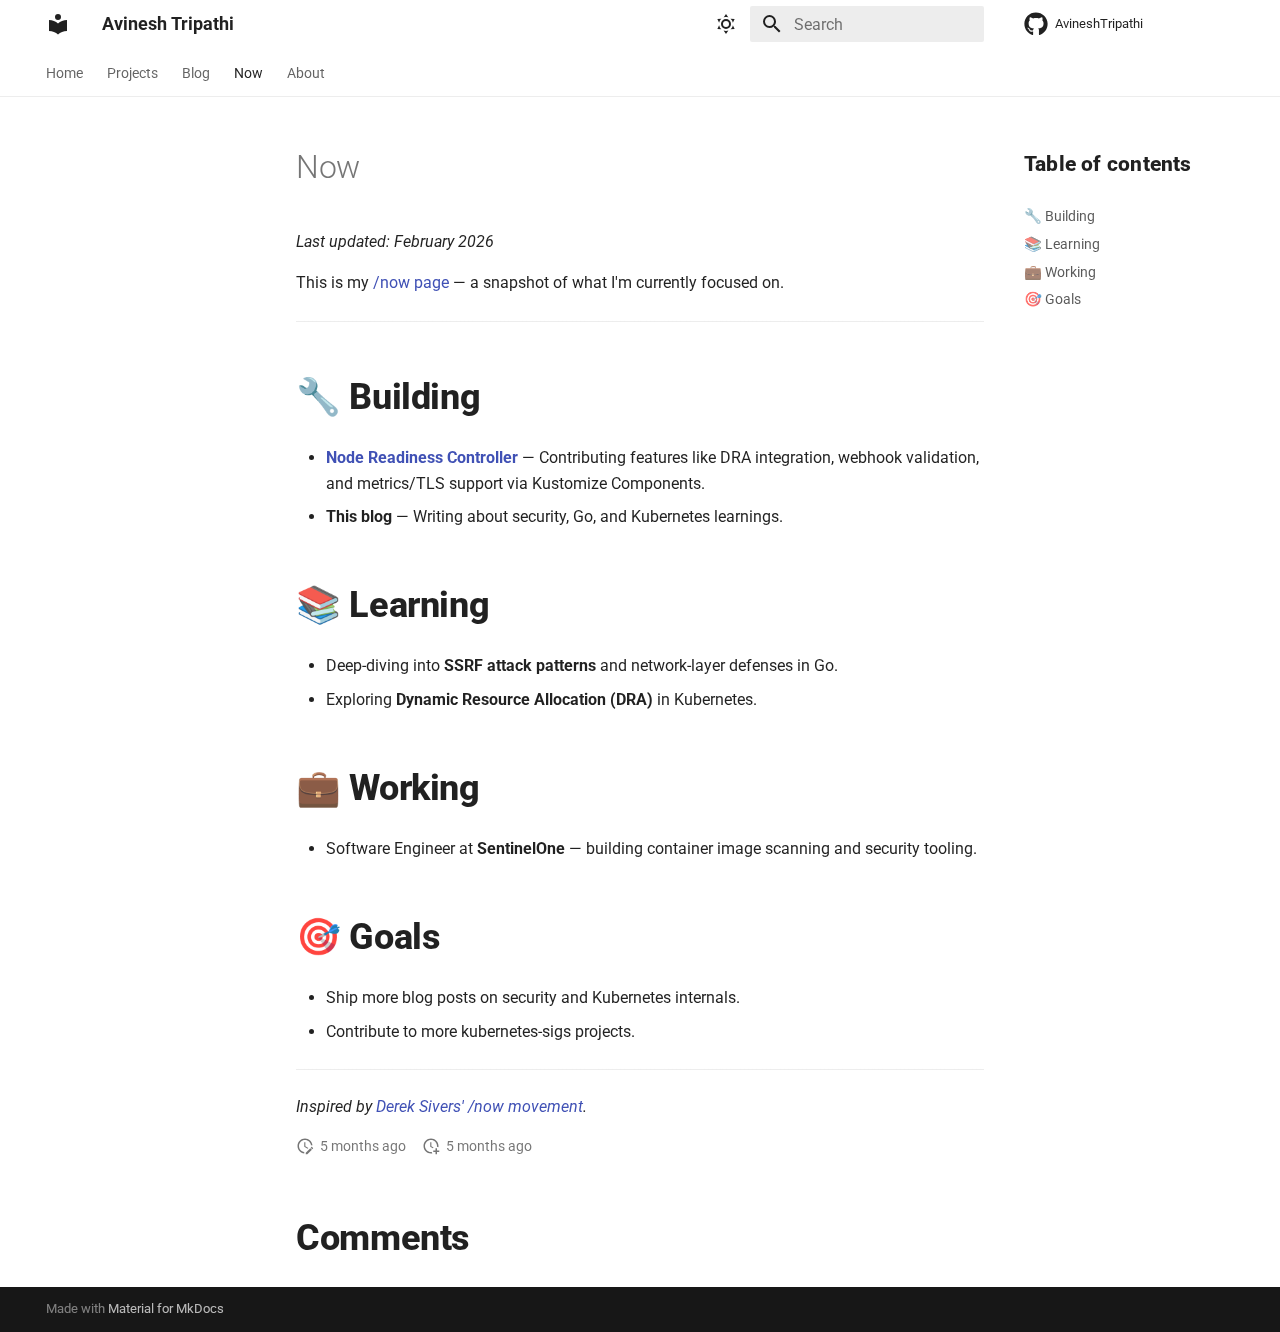
<file: now/index.html>
<!doctype html>
<html lang="en" class="no-js">
  <head>
    
      <meta charset="utf-8">
      <meta name="viewport" content="width=device-width,initial-scale=1">
      
      
      
        <link rel="canonical" href="https://avinesh.dev/now/">
      
      
        <link rel="prev" href="../blog/archive/2026/">
      
      
        <link rel="next" href="../about/">
      
      
        
      
      
        <link rel="alternate" type="application/rss+xml" title="RSS feed" href="../feed_rss_created.xml">
        <link rel="alternate" type="application/rss+xml" title="RSS feed of updated content" href="../feed_rss_updated.xml">
      
      <link rel="icon" href="../assets/images/favicon.png">
      <meta name="generator" content="mkdocs-1.6.1, mkdocs-material-9.7.2">
    
    
      
        <title>Now - Avinesh Tripathi</title>
      
    
    
      <link rel="stylesheet" href="../assets/stylesheets/main.484c7ddc.min.css">
      
        
        <link rel="stylesheet" href="../assets/stylesheets/palette.ab4e12ef.min.css">
      
      


    
    
      
    
    
      
        
        
        <link rel="preconnect" href="https://fonts.gstatic.com" crossorigin>
        <link rel="stylesheet" href="https://fonts.googleapis.com/css?family=Roboto:300,300i,400,400i,700,700i%7CRoboto+Mono:400,400i,700,700i&display=fallback">
        <style>:root{--md-text-font:"Roboto";--md-code-font:"Roboto Mono"}</style>
      
    
    
      <link rel="stylesheet" href="../css/timeago.css">
    
      <link rel="stylesheet" href="../stylesheets/extra.css">
    
    <script>__md_scope=new URL("..",location),__md_hash=e=>[...e].reduce(((e,_)=>(e<<5)-e+_.charCodeAt(0)),0),__md_get=(e,_=localStorage,t=__md_scope)=>JSON.parse(_.getItem(t.pathname+"."+e)),__md_set=(e,_,t=localStorage,a=__md_scope)=>{try{t.setItem(a.pathname+"."+e,JSON.stringify(_))}catch(e){}}</script>
    
      
  


  
  

<script id="__analytics">function __md_analytics(){function e(){dataLayer.push(arguments)}window.dataLayer=window.dataLayer||[],e("js",new Date),e("config",""),document.addEventListener("DOMContentLoaded",(function(){document.forms.search&&document.forms.search.query.addEventListener("blur",(function(){this.value&&e("event","search",{search_term:this.value})}));document$.subscribe((function(){var t=document.forms.feedback;if(void 0!==t)for(var a of t.querySelectorAll("[type=submit]"))a.addEventListener("click",(function(a){a.preventDefault();var n=document.location.pathname,d=this.getAttribute("data-md-value");e("event","feedback",{page:n,data:d}),t.firstElementChild.disabled=!0;var r=t.querySelector(".md-feedback__note [data-md-value='"+d+"']");r&&(r.hidden=!1)})),t.hidden=!1})),location$.subscribe((function(t){e("config","",{page_path:t.pathname})}))}));var t=document.createElement("script");t.async=!0,t.src="https://www.googletagmanager.com/gtag/js?id=",document.getElementById("__analytics").insertAdjacentElement("afterEnd",t)}</script>
  
    <script>"undefined"!=typeof __md_analytics&&__md_analytics()</script>
  

    
    
  </head>
  
  
    
    
      
    
    
    
    
    <body dir="ltr" data-md-color-scheme="default" data-md-color-primary="white" data-md-color-accent="blue">
  
    
    <input class="md-toggle" data-md-toggle="drawer" type="checkbox" id="__drawer" autocomplete="off">
    <input class="md-toggle" data-md-toggle="search" type="checkbox" id="__search" autocomplete="off">
    <label class="md-overlay" for="__drawer"></label>
    <div data-md-component="skip">
      
        
        <a href="#now" class="md-skip">
          Skip to content
        </a>
      
    </div>
    <div data-md-component="announce">
      
    </div>
    
    
      

<header class="md-header" data-md-component="header">
  <nav class="md-header__inner md-grid" aria-label="Header">
    <a href=".." title="Avinesh Tripathi" class="md-header__button md-logo" aria-label="Avinesh Tripathi" data-md-component="logo">
      
  
  <svg xmlns="http://www.w3.org/2000/svg" viewBox="0 0 24 24"><path d="M12 8a3 3 0 0 0 3-3 3 3 0 0 0-3-3 3 3 0 0 0-3 3 3 3 0 0 0 3 3m0 3.54C9.64 9.35 6.5 8 3 8v11c3.5 0 6.64 1.35 9 3.54 2.36-2.19 5.5-3.54 9-3.54V8c-3.5 0-6.64 1.35-9 3.54"/></svg>

    </a>
    <label class="md-header__button md-icon" for="__drawer">
      
      <svg xmlns="http://www.w3.org/2000/svg" viewBox="0 0 24 24"><path d="M3 6h18v2H3zm0 5h18v2H3zm0 5h18v2H3z"/></svg>
    </label>
    <div class="md-header__title" data-md-component="header-title">
      <div class="md-header__ellipsis">
        <div class="md-header__topic">
          <span class="md-ellipsis">
            Avinesh Tripathi
          </span>
        </div>
        <div class="md-header__topic" data-md-component="header-topic">
          <span class="md-ellipsis">
            
              Now
            
          </span>
        </div>
      </div>
    </div>
    
      
        <form class="md-header__option" data-md-component="palette">
  
    
    
    
    <input class="md-option" data-md-color-media="(prefers-color-scheme: light)" data-md-color-scheme="default" data-md-color-primary="white" data-md-color-accent="blue"  aria-label="Switch to dark mode"  type="radio" name="__palette" id="__palette_0">
    
      <label class="md-header__button md-icon" title="Switch to dark mode" for="__palette_1" hidden>
        <svg xmlns="http://www.w3.org/2000/svg" viewBox="0 0 24 24"><path d="M12 7a5 5 0 0 1 5 5 5 5 0 0 1-5 5 5 5 0 0 1-5-5 5 5 0 0 1 5-5m0 2a3 3 0 0 0-3 3 3 3 0 0 0 3 3 3 3 0 0 0 3-3 3 3 0 0 0-3-3m0-7 2.39 3.42C13.65 5.15 12.84 5 12 5s-1.65.15-2.39.42zM3.34 7l4.16-.35A7.2 7.2 0 0 0 5.94 8.5c-.44.74-.69 1.5-.83 2.29zm.02 10 1.76-3.77a7.131 7.131 0 0 0 2.38 4.14zM20.65 7l-1.77 3.79a7.02 7.02 0 0 0-2.38-4.15zm-.01 10-4.14.36c.59-.51 1.12-1.14 1.54-1.86.42-.73.69-1.5.83-2.29zM12 22l-2.41-3.44c.74.27 1.55.44 2.41.44.82 0 1.63-.17 2.37-.44z"/></svg>
      </label>
    
  
    
    
    
    <input class="md-option" data-md-color-media="(prefers-color-scheme: dark)" data-md-color-scheme="slate" data-md-color-primary="black" data-md-color-accent="blue"  aria-label="Switch to light mode"  type="radio" name="__palette" id="__palette_1">
    
      <label class="md-header__button md-icon" title="Switch to light mode" for="__palette_0" hidden>
        <svg xmlns="http://www.w3.org/2000/svg" viewBox="0 0 24 24"><path d="m17.75 4.09-2.53 1.94.91 3.06-2.63-1.81-2.63 1.81.91-3.06-2.53-1.94L12.44 4l1.06-3 1.06 3zm3.5 6.91-1.64 1.25.59 1.98-1.7-1.17-1.7 1.17.59-1.98L15.75 11l2.06-.05L18.5 9l.69 1.95zm-2.28 4.95c.83-.08 1.72 1.1 1.19 1.85-.32.45-.66.87-1.08 1.27C15.17 23 8.84 23 4.94 19.07c-3.91-3.9-3.91-10.24 0-14.14.4-.4.82-.76 1.27-1.08.75-.53 1.93.36 1.85 1.19-.27 2.86.69 5.83 2.89 8.02a9.96 9.96 0 0 0 8.02 2.89m-1.64 2.02a12.08 12.08 0 0 1-7.8-3.47c-2.17-2.19-3.33-5-3.49-7.82-2.81 3.14-2.7 7.96.31 10.98 3.02 3.01 7.84 3.12 10.98.31"/></svg>
      </label>
    
  
</form>
      
    
    
      <script>var palette=__md_get("__palette");if(palette&&palette.color){if("(prefers-color-scheme)"===palette.color.media){var media=matchMedia("(prefers-color-scheme: light)"),input=document.querySelector(media.matches?"[data-md-color-media='(prefers-color-scheme: light)']":"[data-md-color-media='(prefers-color-scheme: dark)']");palette.color.media=input.getAttribute("data-md-color-media"),palette.color.scheme=input.getAttribute("data-md-color-scheme"),palette.color.primary=input.getAttribute("data-md-color-primary"),palette.color.accent=input.getAttribute("data-md-color-accent")}for(var[key,value]of Object.entries(palette.color))document.body.setAttribute("data-md-color-"+key,value)}</script>
    
    
    
      
      
        <label class="md-header__button md-icon" for="__search">
          
          <svg xmlns="http://www.w3.org/2000/svg" viewBox="0 0 24 24"><path d="M9.5 3A6.5 6.5 0 0 1 16 9.5c0 1.61-.59 3.09-1.56 4.23l.27.27h.79l5 5-1.5 1.5-5-5v-.79l-.27-.27A6.52 6.52 0 0 1 9.5 16 6.5 6.5 0 0 1 3 9.5 6.5 6.5 0 0 1 9.5 3m0 2C7 5 5 7 5 9.5S7 14 9.5 14 14 12 14 9.5 12 5 9.5 5"/></svg>
        </label>
        <div class="md-search" data-md-component="search" role="dialog">
  <label class="md-search__overlay" for="__search"></label>
  <div class="md-search__inner" role="search">
    <form class="md-search__form" name="search">
      <input type="text" class="md-search__input" name="query" aria-label="Search" placeholder="Search" autocapitalize="off" autocorrect="off" autocomplete="off" spellcheck="false" data-md-component="search-query" required>
      <label class="md-search__icon md-icon" for="__search">
        
        <svg xmlns="http://www.w3.org/2000/svg" viewBox="0 0 24 24"><path d="M9.5 3A6.5 6.5 0 0 1 16 9.5c0 1.61-.59 3.09-1.56 4.23l.27.27h.79l5 5-1.5 1.5-5-5v-.79l-.27-.27A6.52 6.52 0 0 1 9.5 16 6.5 6.5 0 0 1 3 9.5 6.5 6.5 0 0 1 9.5 3m0 2C7 5 5 7 5 9.5S7 14 9.5 14 14 12 14 9.5 12 5 9.5 5"/></svg>
        
        <svg xmlns="http://www.w3.org/2000/svg" viewBox="0 0 24 24"><path d="M20 11v2H8l5.5 5.5-1.42 1.42L4.16 12l7.92-7.92L13.5 5.5 8 11z"/></svg>
      </label>
      <nav class="md-search__options" aria-label="Search">
        
        <button type="reset" class="md-search__icon md-icon" title="Clear" aria-label="Clear" tabindex="-1">
          
          <svg xmlns="http://www.w3.org/2000/svg" viewBox="0 0 24 24"><path d="M19 6.41 17.59 5 12 10.59 6.41 5 5 6.41 10.59 12 5 17.59 6.41 19 12 13.41 17.59 19 19 17.59 13.41 12z"/></svg>
        </button>
      </nav>
      
        <div class="md-search__suggest" data-md-component="search-suggest"></div>
      
    </form>
    <div class="md-search__output">
      <div class="md-search__scrollwrap" tabindex="0" data-md-scrollfix>
        <div class="md-search-result" data-md-component="search-result">
          <div class="md-search-result__meta">
            Initializing search
          </div>
          <ol class="md-search-result__list" role="presentation"></ol>
        </div>
      </div>
    </div>
  </div>
</div>
      
    
    
      <div class="md-header__source">
        <a href="https://github.com/AvineshTripathi/" title="Go to repository" class="md-source" data-md-component="source">
  <div class="md-source__icon md-icon">
    
    <svg xmlns="http://www.w3.org/2000/svg" viewBox="0 0 512 512"><!--! Font Awesome Free 7.1.0 by @fontawesome - https://fontawesome.com License - https://fontawesome.com/license/free (Icons: CC BY 4.0, Fonts: SIL OFL 1.1, Code: MIT License) Copyright 2025 Fonticons, Inc.--><path d="M173.9 397.4c0 2-2.3 3.6-5.2 3.6-3.3.3-5.6-1.3-5.6-3.6 0-2 2.3-3.6 5.2-3.6 3-.3 5.6 1.3 5.6 3.6m-31.1-4.5c-.7 2 1.3 4.3 4.3 4.9 2.6 1 5.6 0 6.2-2s-1.3-4.3-4.3-5.2c-2.6-.7-5.5.3-6.2 2.3m44.2-1.7c-2.9.7-4.9 2.6-4.6 4.9.3 2 2.9 3.3 5.9 2.6 2.9-.7 4.9-2.6 4.6-4.6-.3-1.9-3-3.2-5.9-2.9M252.8 8C114.1 8 8 113.3 8 252c0 110.9 69.8 205.8 169.5 239.2 12.8 2.3 17.3-5.6 17.3-12.1 0-6.2-.3-40.4-.3-61.4 0 0-70 15-84.7-29.8 0 0-11.4-29.1-27.8-36.6 0 0-22.9-15.7 1.6-15.4 0 0 24.9 2 38.6 25.8 21.9 38.6 58.6 27.5 72.9 20.9 2.3-16 8.8-27.1 16-33.7-55.9-6.2-112.3-14.3-112.3-110.5 0-27.5 7.6-41.3 23.6-58.9-2.6-6.5-11.1-33.3 2.6-67.9 20.9-6.5 69 27 69 27 20-5.6 41.5-8.5 62.8-8.5s42.8 2.9 62.8 8.5c0 0 48.1-33.6 69-27 13.7 34.7 5.2 61.4 2.6 67.9 16 17.7 25.8 31.5 25.8 58.9 0 96.5-58.9 104.2-114.8 110.5 9.2 7.9 17 22.9 17 46.4 0 33.7-.3 75.4-.3 83.6 0 6.5 4.6 14.4 17.3 12.1C436.2 457.8 504 362.9 504 252 504 113.3 391.5 8 252.8 8M105.2 352.9c-1.3 1-1 3.3.7 5.2 1.6 1.6 3.9 2.3 5.2 1 1.3-1 1-3.3-.7-5.2-1.6-1.6-3.9-2.3-5.2-1m-10.8-8.1c-.7 1.3.3 2.9 2.3 3.9 1.6 1 3.6.7 4.3-.7.7-1.3-.3-2.9-2.3-3.9-2-.6-3.6-.3-4.3.7m32.4 35.6c-1.6 1.3-1 4.3 1.3 6.2 2.3 2.3 5.2 2.6 6.5 1 1.3-1.3.7-4.3-1.3-6.2-2.2-2.3-5.2-2.6-6.5-1m-11.4-14.7c-1.6 1-1.6 3.6 0 5.9s4.3 3.3 5.6 2.3c1.6-1.3 1.6-3.9 0-6.2-1.4-2.3-4-3.3-5.6-2"/></svg>
  </div>
  <div class="md-source__repository">
    AvineshTripathi
  </div>
</a>
      </div>
    
  </nav>
  
</header>
    
    <div class="md-container" data-md-component="container">
      
      
        
          
            
<nav class="md-tabs" aria-label="Tabs" data-md-component="tabs">
  <div class="md-grid">
    <ul class="md-tabs__list">
      
        
  
  
  
  
    <li class="md-tabs__item">
      <a href=".." class="md-tabs__link">
        
  
  
    
  
  Home

      </a>
    </li>
  

      
        
  
  
  
  
    <li class="md-tabs__item">
      <a href="../projects/" class="md-tabs__link">
        
  
  
    
  
  Projects

      </a>
    </li>
  

      
        
  
  
  
  
    
    
      <li class="md-tabs__item">
        <a href="../blog/" class="md-tabs__link">
          
  
  
  Blog

        </a>
      </li>
    
  

      
        
  
  
  
    
  
  
    <li class="md-tabs__item md-tabs__item--active">
      <a href="./" class="md-tabs__link">
        
  
  
    
  
  Now

      </a>
    </li>
  

      
        
  
  
  
  
    <li class="md-tabs__item">
      <a href="../about/" class="md-tabs__link">
        
  
  
    
  
  About

      </a>
    </li>
  

      
    </ul>
  </div>
</nav>
          
        
      
      <main class="md-main" data-md-component="main">
        <div class="md-main__inner md-grid">
          
            
              
              <div class="md-sidebar md-sidebar--primary" data-md-component="sidebar" data-md-type="navigation" >
                <div class="md-sidebar__scrollwrap">
                  <div class="md-sidebar__inner">
                    


  


<nav class="md-nav md-nav--primary md-nav--lifted" aria-label="Navigation" data-md-level="0">
  <label class="md-nav__title" for="__drawer">
    <a href=".." title="Avinesh Tripathi" class="md-nav__button md-logo" aria-label="Avinesh Tripathi" data-md-component="logo">
      
  
  <svg xmlns="http://www.w3.org/2000/svg" viewBox="0 0 24 24"><path d="M12 8a3 3 0 0 0 3-3 3 3 0 0 0-3-3 3 3 0 0 0-3 3 3 3 0 0 0 3 3m0 3.54C9.64 9.35 6.5 8 3 8v11c3.5 0 6.64 1.35 9 3.54 2.36-2.19 5.5-3.54 9-3.54V8c-3.5 0-6.64 1.35-9 3.54"/></svg>

    </a>
    Avinesh Tripathi
  </label>
  
    <div class="md-nav__source">
      <a href="https://github.com/AvineshTripathi/" title="Go to repository" class="md-source" data-md-component="source">
  <div class="md-source__icon md-icon">
    
    <svg xmlns="http://www.w3.org/2000/svg" viewBox="0 0 512 512"><!--! Font Awesome Free 7.1.0 by @fontawesome - https://fontawesome.com License - https://fontawesome.com/license/free (Icons: CC BY 4.0, Fonts: SIL OFL 1.1, Code: MIT License) Copyright 2025 Fonticons, Inc.--><path d="M173.9 397.4c0 2-2.3 3.6-5.2 3.6-3.3.3-5.6-1.3-5.6-3.6 0-2 2.3-3.6 5.2-3.6 3-.3 5.6 1.3 5.6 3.6m-31.1-4.5c-.7 2 1.3 4.3 4.3 4.9 2.6 1 5.6 0 6.2-2s-1.3-4.3-4.3-5.2c-2.6-.7-5.5.3-6.2 2.3m44.2-1.7c-2.9.7-4.9 2.6-4.6 4.9.3 2 2.9 3.3 5.9 2.6 2.9-.7 4.9-2.6 4.6-4.6-.3-1.9-3-3.2-5.9-2.9M252.8 8C114.1 8 8 113.3 8 252c0 110.9 69.8 205.8 169.5 239.2 12.8 2.3 17.3-5.6 17.3-12.1 0-6.2-.3-40.4-.3-61.4 0 0-70 15-84.7-29.8 0 0-11.4-29.1-27.8-36.6 0 0-22.9-15.7 1.6-15.4 0 0 24.9 2 38.6 25.8 21.9 38.6 58.6 27.5 72.9 20.9 2.3-16 8.8-27.1 16-33.7-55.9-6.2-112.3-14.3-112.3-110.5 0-27.5 7.6-41.3 23.6-58.9-2.6-6.5-11.1-33.3 2.6-67.9 20.9-6.5 69 27 69 27 20-5.6 41.5-8.5 62.8-8.5s42.8 2.9 62.8 8.5c0 0 48.1-33.6 69-27 13.7 34.7 5.2 61.4 2.6 67.9 16 17.7 25.8 31.5 25.8 58.9 0 96.5-58.9 104.2-114.8 110.5 9.2 7.9 17 22.9 17 46.4 0 33.7-.3 75.4-.3 83.6 0 6.5 4.6 14.4 17.3 12.1C436.2 457.8 504 362.9 504 252 504 113.3 391.5 8 252.8 8M105.2 352.9c-1.3 1-1 3.3.7 5.2 1.6 1.6 3.9 2.3 5.2 1 1.3-1 1-3.3-.7-5.2-1.6-1.6-3.9-2.3-5.2-1m-10.8-8.1c-.7 1.3.3 2.9 2.3 3.9 1.6 1 3.6.7 4.3-.7.7-1.3-.3-2.9-2.3-3.9-2-.6-3.6-.3-4.3.7m32.4 35.6c-1.6 1.3-1 4.3 1.3 6.2 2.3 2.3 5.2 2.6 6.5 1 1.3-1.3.7-4.3-1.3-6.2-2.2-2.3-5.2-2.6-6.5-1m-11.4-14.7c-1.6 1-1.6 3.6 0 5.9s4.3 3.3 5.6 2.3c1.6-1.3 1.6-3.9 0-6.2-1.4-2.3-4-3.3-5.6-2"/></svg>
  </div>
  <div class="md-source__repository">
    AvineshTripathi
  </div>
</a>
    </div>
  
  <ul class="md-nav__list" data-md-scrollfix>
    
      
      
  
  
  
  
    <li class="md-nav__item">
      <a href=".." class="md-nav__link">
        
  
  
  <span class="md-ellipsis">
    
  
    Home
  

    
  </span>
  
  

      </a>
    </li>
  

    
      
      
  
  
  
  
    <li class="md-nav__item">
      <a href="../projects/" class="md-nav__link">
        
  
  
  <span class="md-ellipsis">
    
  
    Projects
  

    
  </span>
  
  

      </a>
    </li>
  

    
      
      
  
  
  
  
    
    
    
    
      
      
        
      
    
    
    <li class="md-nav__item md-nav__item--nested">
      
        
        
        <input class="md-nav__toggle md-toggle " type="checkbox" id="__nav_3" >
        
          
          <label class="md-nav__link" for="__nav_3" id="__nav_3_label" tabindex="0">
            
  
  
  <span class="md-ellipsis">
    
  
    Blog
  

    
  </span>
  
  

            <span class="md-nav__icon md-icon"></span>
          </label>
        
        <nav class="md-nav" data-md-level="1" aria-labelledby="__nav_3_label" aria-expanded="false">
          <label class="md-nav__title" for="__nav_3">
            <span class="md-nav__icon md-icon"></span>
            
  
    Blog
  

          </label>
          <ul class="md-nav__list" data-md-scrollfix>
            
              
                
  
  
  
    
  
  
    <li class="md-nav__item">
      <a href="../blog/" class="md-nav__link">
        
  
  
  <span class="md-ellipsis">
    
  
    Blog
  

    
  </span>
  
  

      </a>
    </li>
  

              
            
              
                
  
  
  
  
    
    
    
    
      
      
        
      
    
    
    <li class="md-nav__item md-nav__item--nested">
      
        
        
        <input class="md-nav__toggle md-toggle " type="checkbox" id="__nav_3_2" >
        
          
          <label class="md-nav__link" for="__nav_3_2" id="__nav_3_2_label" tabindex="0">
            
  
  
  <span class="md-ellipsis">
    
  
    Archive
  

    
  </span>
  
  

            <span class="md-nav__icon md-icon"></span>
          </label>
        
        <nav class="md-nav" data-md-level="2" aria-labelledby="__nav_3_2_label" aria-expanded="false">
          <label class="md-nav__title" for="__nav_3_2">
            <span class="md-nav__icon md-icon"></span>
            
  
    Archive
  

          </label>
          <ul class="md-nav__list" data-md-scrollfix>
            
              
                
  
  
  
    
  
  
    <li class="md-nav__item">
      <a href="../blog/archive/2026/" class="md-nav__link">
        
  
  
  <span class="md-ellipsis">
    
  
    2026
  

    
  </span>
  
  

      </a>
    </li>
  

              
            
          </ul>
        </nav>
      
    </li>
  

              
            
          </ul>
        </nav>
      
    </li>
  

    
      
      
  
  
    
  
  
  
    <li class="md-nav__item md-nav__item--active">
      
      <input class="md-nav__toggle md-toggle" type="checkbox" id="__toc">
      
      
        
      
      
        <label class="md-nav__link md-nav__link--active" for="__toc">
          
  
  
  <span class="md-ellipsis">
    
  
    Now
  

    
  </span>
  
  

          <span class="md-nav__icon md-icon"></span>
        </label>
      
      <a href="./" class="md-nav__link md-nav__link--active">
        
  
  
  <span class="md-ellipsis">
    
  
    Now
  

    
  </span>
  
  

      </a>
      
        

<nav class="md-nav md-nav--secondary" aria-label="Table of contents">
  
  
  
    
  
  
    <label class="md-nav__title" for="__toc">
      <span class="md-nav__icon md-icon"></span>
      Table of contents
    </label>
    <ul class="md-nav__list" data-md-component="toc" data-md-scrollfix>
      
        <li class="md-nav__item">
  <a href="#building" class="md-nav__link">
    <span class="md-ellipsis">
      
        🔧 Building
      
    </span>
  </a>
  
</li>
      
        <li class="md-nav__item">
  <a href="#learning" class="md-nav__link">
    <span class="md-ellipsis">
      
        📚 Learning
      
    </span>
  </a>
  
</li>
      
        <li class="md-nav__item">
  <a href="#working" class="md-nav__link">
    <span class="md-ellipsis">
      
        💼 Working
      
    </span>
  </a>
  
</li>
      
        <li class="md-nav__item">
  <a href="#goals" class="md-nav__link">
    <span class="md-ellipsis">
      
        🎯 Goals
      
    </span>
  </a>
  
</li>
      
    </ul>
  
</nav>
      
    </li>
  

    
      
      
  
  
  
  
    <li class="md-nav__item">
      <a href="../about/" class="md-nav__link">
        
  
  
  <span class="md-ellipsis">
    
  
    About
  

    
  </span>
  
  

      </a>
    </li>
  

    
  </ul>
</nav>
                  </div>
                </div>
              </div>
            
            
              
              <div class="md-sidebar md-sidebar--secondary" data-md-component="sidebar" data-md-type="toc" >
                <div class="md-sidebar__scrollwrap">
                  <div class="md-sidebar__inner">
                    

<nav class="md-nav md-nav--secondary" aria-label="Table of contents">
  
  
  
    
  
  
    <label class="md-nav__title" for="__toc">
      <span class="md-nav__icon md-icon"></span>
      Table of contents
    </label>
    <ul class="md-nav__list" data-md-component="toc" data-md-scrollfix>
      
        <li class="md-nav__item">
  <a href="#building" class="md-nav__link">
    <span class="md-ellipsis">
      
        🔧 Building
      
    </span>
  </a>
  
</li>
      
        <li class="md-nav__item">
  <a href="#learning" class="md-nav__link">
    <span class="md-ellipsis">
      
        📚 Learning
      
    </span>
  </a>
  
</li>
      
        <li class="md-nav__item">
  <a href="#working" class="md-nav__link">
    <span class="md-ellipsis">
      
        💼 Working
      
    </span>
  </a>
  
</li>
      
        <li class="md-nav__item">
  <a href="#goals" class="md-nav__link">
    <span class="md-ellipsis">
      
        🎯 Goals
      
    </span>
  </a>
  
</li>
      
    </ul>
  
</nav>
                  </div>
                </div>
              </div>
            
          
          
            <div class="md-content" data-md-component="content">
              
              <article class="md-content__inner md-typeset">
                
                  


  
  


<h1 id="now">Now</h1>
<p><em>Last updated: February 2026</em></p>
<p>This is my <a href="https://nownownow.com/about">/now page</a> — a snapshot of what I'm currently focused on.</p>
<hr />
<h2 id="building">🔧 Building</h2>
<ul>
<li><strong><a href="https://github.com/kubernetes-sigs/node-readiness-controller">Node Readiness Controller</a></strong> — Contributing features like DRA integration, webhook validation, and metrics/TLS support via Kustomize Components.</li>
<li><strong>This blog</strong> — Writing about security, Go, and Kubernetes learnings.</li>
</ul>
<h2 id="learning">📚 Learning</h2>
<ul>
<li>Deep-diving into <strong>SSRF attack patterns</strong> and network-layer defenses in Go.</li>
<li>Exploring <strong>Dynamic Resource Allocation (DRA)</strong> in Kubernetes.</li>
</ul>
<h2 id="working">💼 Working</h2>
<ul>
<li>Software Engineer at <strong>SentinelOne</strong> — building container image scanning and security tooling.</li>
</ul>
<h2 id="goals">🎯 Goals</h2>
<ul>
<li>Ship more blog posts on security and Kubernetes internals.</li>
<li>Contribute to more kubernetes-sigs projects.</li>
</ul>
<hr />
<p><em>Inspired by <a href="https://sive.rs/nowff">Derek Sivers' /now movement</a>.</em></p>







  
    
  
  
    
  


  <aside class="md-source-file">
    
      
  <span class="md-source-file__fact">
    <span class="md-icon" title="Last update">
      <svg xmlns="http://www.w3.org/2000/svg" viewBox="0 0 24 24"><path d="M21 13.1c-.1 0-.3.1-.4.2l-1 1 2.1 2.1 1-1c.2-.2.2-.6 0-.8l-1.3-1.3c-.1-.1-.2-.2-.4-.2m-1.9 1.8-6.1 6V23h2.1l6.1-6.1zM12.5 7v5.2l4 2.4-1 1L11 13V7zM11 21.9c-5.1-.5-9-4.8-9-9.9C2 6.5 6.5 2 12 2c5.3 0 9.6 4.1 10 9.3-.3-.1-.6-.2-1-.2s-.7.1-1 .2C19.6 7.2 16.2 4 12 4c-4.4 0-8 3.6-8 8 0 4.1 3.1 7.5 7.1 7.9l-.1.2z"/></svg>
    </span>
    <span class="git-revision-date-localized-plugin git-revision-date-localized-plugin-timeago" title="February 21, 2026 10:49:50 UTC"><span class="timeago" datetime="2026-02-21T10:49:50+00:00" locale="en"></span></span><span class="git-revision-date-localized-plugin git-revision-date-localized-plugin-iso_date" title="February 21, 2026 10:49:50 UTC">2026-02-21</span>
  </span>

    
    
      
  <span class="md-source-file__fact">
    <span class="md-icon" title="Created">
      <svg xmlns="http://www.w3.org/2000/svg" viewBox="0 0 24 24"><path d="M14.47 15.08 11 13V7h1.5v5.25l3.08 1.83c-.41.28-.79.62-1.11 1m-1.39 4.84c-.36.05-.71.08-1.08.08-4.42 0-8-3.58-8-8s3.58-8 8-8 8 3.58 8 8c0 .37-.03.72-.08 1.08.69.1 1.33.32 1.92.64.1-.56.16-1.13.16-1.72 0-5.5-4.5-10-10-10S2 6.5 2 12s4.47 10 10 10c.59 0 1.16-.06 1.72-.16-.32-.59-.54-1.23-.64-1.92M18 15v3h-3v2h3v3h2v-3h3v-2h-3v-3z"/></svg>
    </span>
    <span class="git-revision-date-localized-plugin git-revision-date-localized-plugin-timeago" title="February 21, 2026 10:49:50 UTC"><span class="timeago" datetime="2026-02-21T10:49:50+00:00" locale="en"></span></span><span class="git-revision-date-localized-plugin git-revision-date-localized-plugin-iso_date" title="February 21, 2026 10:49:50 UTC">2026-02-21</span>
  </span>

    
    
    
  </aside>


  




<h2 id="__comments">Comments</h2>

<!-- Giscus Configuration -->
<!-- To set up Giscus: -->
<!-- 1. Go to https://giscus.app -->
<!-- 2. Enter your GitHub repo (e.g. AvineshTripathi/blogs) -->
<!-- 3. Enable GitHub Discussions on your repo -->
<!-- 4. Select a Discussion Category (e.g. "Announcements") -->
<!-- 5. Replace the values below with the ones from giscus.app -->

<script
  src="https://giscus.app/client.js"
  data-repo="AvineshTripathi/blogs"
  data-repo-id="REPLACE_WITH_REPO_ID"
  data-category="Announcements"
  data-category-id="REPLACE_WITH_CATEGORY_ID"
  data-mapping="pathname"
  data-strict="0"
  data-reactions-enabled="1"
  data-emit-metadata="0"
  data-input-position="top"
  data-theme="preferred_color_scheme"
  data-lang="en"
  data-loading="lazy"
  crossorigin="anonymous"
  async
>
</script>

                
              </article>
            </div>
          
          
<script>var target=document.getElementById(location.hash.slice(1));target&&target.name&&(target.checked=target.name.startsWith("__tabbed_"))</script>
        </div>
        
          <button type="button" class="md-top md-icon" data-md-component="top" hidden>
  
  <svg xmlns="http://www.w3.org/2000/svg" viewBox="0 0 24 24"><path d="M13 20h-2V8l-5.5 5.5-1.42-1.42L12 4.16l7.92 7.92-1.42 1.42L13 8z"/></svg>
  Back to top
</button>
        
      </main>
      
        <footer class="md-footer">
  
  <div class="md-footer-meta md-typeset">
    <div class="md-footer-meta__inner md-grid">
      <div class="md-copyright">
  
  
    Made with
    <a href="https://squidfunk.github.io/mkdocs-material/" target="_blank" rel="noopener">
      Material for MkDocs
    </a>
  
</div>
      
    </div>
  </div>
</footer>
      
    </div>
    <div class="md-dialog" data-md-component="dialog">
      <div class="md-dialog__inner md-typeset"></div>
    </div>
    
    
    
      
      
      <script id="__config" type="application/json">{"annotate": null, "base": "..", "features": ["navigation.tabs", "navigation.sections", "navigation.top", "toc.follow", "search.suggest", "search.highlight", "content.code.copy", "content.code.annotate"], "search": "../assets/javascripts/workers/search.2c215733.min.js", "tags": null, "translations": {"clipboard.copied": "Copied to clipboard", "clipboard.copy": "Copy to clipboard", "search.result.more.one": "1 more on this page", "search.result.more.other": "# more on this page", "search.result.none": "No matching documents", "search.result.one": "1 matching document", "search.result.other": "# matching documents", "search.result.placeholder": "Type to start searching", "search.result.term.missing": "Missing", "select.version": "Select version"}, "version": null}</script>
    
    
      <script src="../assets/javascripts/bundle.79ae519e.min.js"></script>
      
        <script src="../js/timeago.min.js"></script>
      
        <script src="../js/timeago_mkdocs_material.js"></script>
      
    
  </body>
</html>
</file>
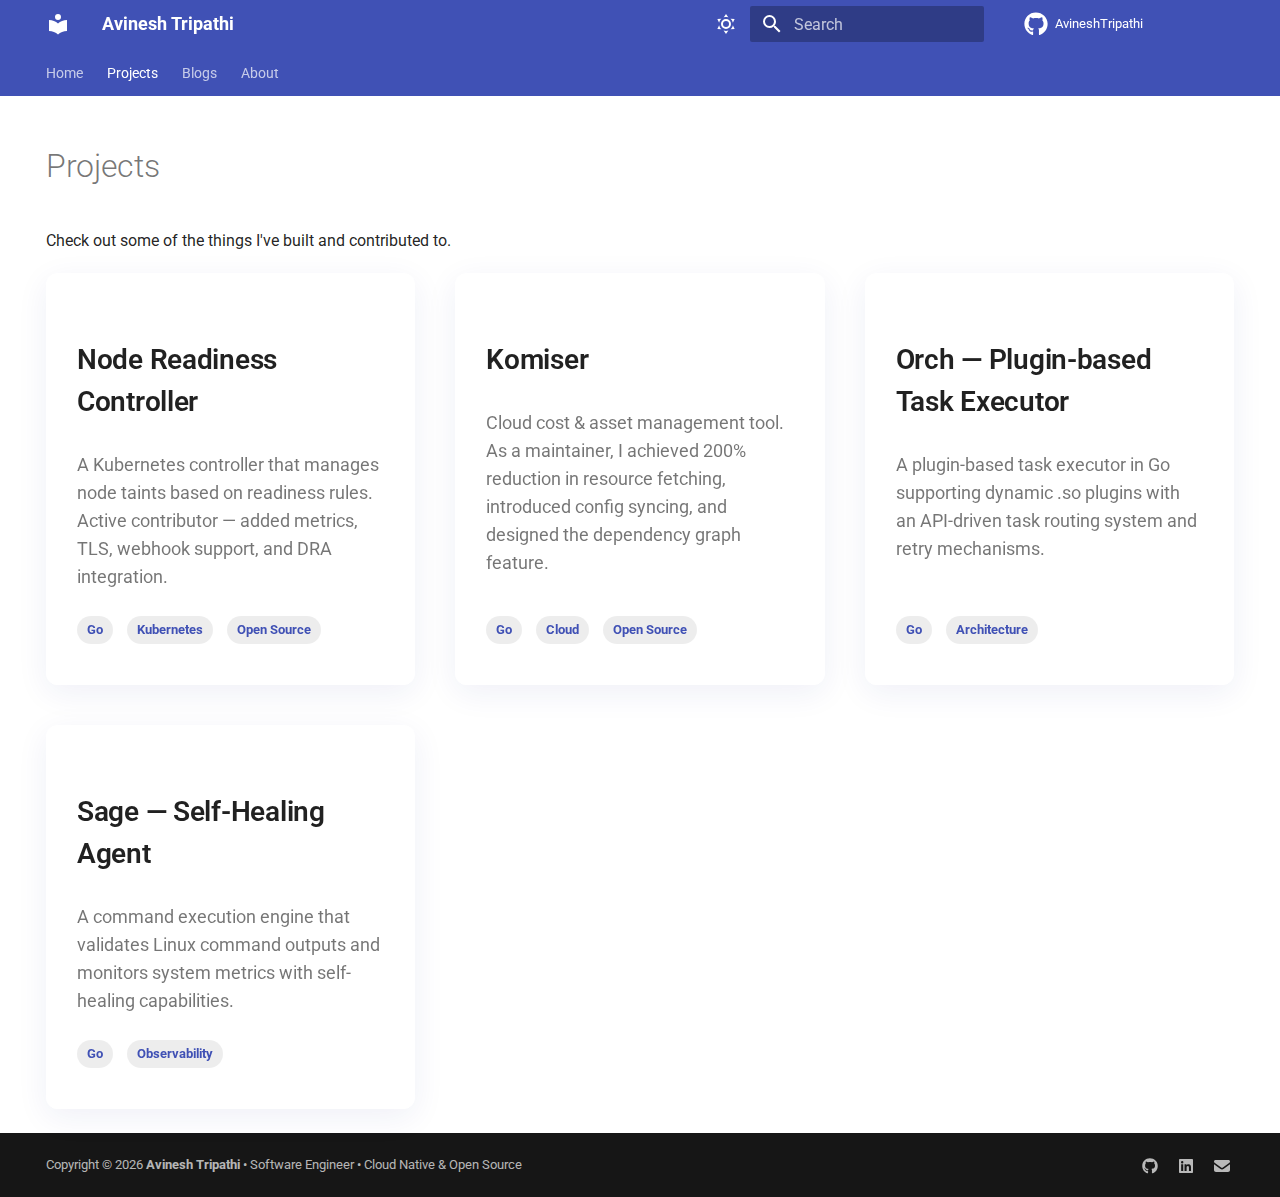
<file: projects/index.html>
<!doctype html>
<html lang="en" class="no-js">
  <head>
    
      <meta charset="utf-8">
      <meta name="viewport" content="width=device-width,initial-scale=1">
      
      
      
        <link rel="canonical" href="https://avinesh.dev/projects/">
      
      
        <link rel="prev" href="..">
      
      
        <link rel="next" href="../blog/">
      
      
        
      
      
        <link rel="alternate" type="application/rss+xml" title="RSS feed" href="../feed_rss_created.xml">
        <link rel="alternate" type="application/rss+xml" title="RSS feed of updated content" href="../feed_rss_updated.xml">
      
      <link rel="icon" href="../assets/images/favicon.png">
      <meta name="generator" content="mkdocs-1.6.1, mkdocs-material-9.7.6">
    
    
      
        <title>Projects - Avinesh Tripathi</title>
      
    
    
      <link rel="stylesheet" href="../assets/stylesheets/main.484c7ddc.min.css">
      
        
        <link rel="stylesheet" href="../assets/stylesheets/palette.ab4e12ef.min.css">
      
      


    
    
      
    
    
      
        
        
        <link rel="preconnect" href="https://fonts.gstatic.com" crossorigin>
        <link rel="stylesheet" href="https://fonts.googleapis.com/css?family=Roboto:300,300i,400,400i,700,700i%7CRoboto+Mono:400,400i,700,700i&display=fallback">
        <style>:root{--md-text-font:"Roboto";--md-code-font:"Roboto Mono"}</style>
      
    
    
      <link rel="stylesheet" href="../stylesheets/extra.css">
    
    <script>__md_scope=new URL("..",location),__md_hash=e=>[...e].reduce(((e,_)=>(e<<5)-e+_.charCodeAt(0)),0),__md_get=(e,_=localStorage,t=__md_scope)=>JSON.parse(_.getItem(t.pathname+"."+e)),__md_set=(e,_,t=localStorage,a=__md_scope)=>{try{t.setItem(a.pathname+"."+e,JSON.stringify(_))}catch(e){}}</script>
    
      
  


  
  

<script id="__analytics">function __md_analytics(){function e(){dataLayer.push(arguments)}window.dataLayer=window.dataLayer||[],e("js",new Date),e("config",""),document.addEventListener("DOMContentLoaded",(function(){document.forms.search&&document.forms.search.query.addEventListener("blur",(function(){this.value&&e("event","search",{search_term:this.value})}));document$.subscribe((function(){var t=document.forms.feedback;if(void 0!==t)for(var a of t.querySelectorAll("[type=submit]"))a.addEventListener("click",(function(a){a.preventDefault();var n=document.location.pathname,d=this.getAttribute("data-md-value");e("event","feedback",{page:n,data:d}),t.firstElementChild.disabled=!0;var r=t.querySelector(".md-feedback__note [data-md-value='"+d+"']");r&&(r.hidden=!1)})),t.hidden=!1})),location$.subscribe((function(t){e("config","",{page_path:t.pathname})}))}));var t=document.createElement("script");t.async=!0,t.src="https://www.googletagmanager.com/gtag/js?id=",document.getElementById("__analytics").insertAdjacentElement("afterEnd",t)}</script>
  
    <script>"undefined"!=typeof __md_analytics&&__md_analytics()</script>
  

    
    
  </head>
  
  
    
    
      
    
    
    
    
    <body dir="ltr" data-md-color-scheme="default" data-md-color-primary="indigo" data-md-color-accent="indigo">
  
    
    <input class="md-toggle" data-md-toggle="drawer" type="checkbox" id="__drawer" autocomplete="off">
    <input class="md-toggle" data-md-toggle="search" type="checkbox" id="__search" autocomplete="off">
    <label class="md-overlay" for="__drawer"></label>
    <div data-md-component="skip">
      
    </div>
    <div data-md-component="announce">
      
    </div>
    
    
      

<header class="md-header" data-md-component="header">
  <nav class="md-header__inner md-grid" aria-label="Header">
    <a href=".." title="Avinesh Tripathi" class="md-header__button md-logo" aria-label="Avinesh Tripathi" data-md-component="logo">
      
  
  <svg xmlns="http://www.w3.org/2000/svg" viewBox="0 0 24 24"><path d="M12 8a3 3 0 0 0 3-3 3 3 0 0 0-3-3 3 3 0 0 0-3 3 3 3 0 0 0 3 3m0 3.54C9.64 9.35 6.5 8 3 8v11c3.5 0 6.64 1.35 9 3.54 2.36-2.19 5.5-3.54 9-3.54V8c-3.5 0-6.64 1.35-9 3.54"/></svg>

    </a>
    <label class="md-header__button md-icon" for="__drawer">
      
      <svg xmlns="http://www.w3.org/2000/svg" viewBox="0 0 24 24"><path d="M3 6h18v2H3zm0 5h18v2H3zm0 5h18v2H3z"/></svg>
    </label>
    <div class="md-header__title" data-md-component="header-title">
      <div class="md-header__ellipsis">
        <div class="md-header__topic">
          <span class="md-ellipsis">
            Avinesh Tripathi
          </span>
        </div>
        <div class="md-header__topic" data-md-component="header-topic">
          <span class="md-ellipsis">
            
              Projects
            
          </span>
        </div>
      </div>
    </div>
    
      
        <form class="md-header__option" data-md-component="palette">
  
    
    
    
    <input class="md-option" data-md-color-media="(prefers-color-scheme: light)" data-md-color-scheme="default" data-md-color-primary="indigo" data-md-color-accent="indigo"  aria-label="Switch to dark mode"  type="radio" name="__palette" id="__palette_0">
    
      <label class="md-header__button md-icon" title="Switch to dark mode" for="__palette_1" hidden>
        <svg xmlns="http://www.w3.org/2000/svg" viewBox="0 0 24 24"><path d="M12 7a5 5 0 0 1 5 5 5 5 0 0 1-5 5 5 5 0 0 1-5-5 5 5 0 0 1 5-5m0 2a3 3 0 0 0-3 3 3 3 0 0 0 3 3 3 3 0 0 0 3-3 3 3 0 0 0-3-3m0-7 2.39 3.42C13.65 5.15 12.84 5 12 5s-1.65.15-2.39.42zM3.34 7l4.16-.35A7.2 7.2 0 0 0 5.94 8.5c-.44.74-.69 1.5-.83 2.29zm.02 10 1.76-3.77a7.131 7.131 0 0 0 2.38 4.14zM20.65 7l-1.77 3.79a7.02 7.02 0 0 0-2.38-4.15zm-.01 10-4.14.36c.59-.51 1.12-1.14 1.54-1.86.42-.73.69-1.5.83-2.29zM12 22l-2.41-3.44c.74.27 1.55.44 2.41.44.82 0 1.63-.17 2.37-.44z"/></svg>
      </label>
    
  
    
    
    
    <input class="md-option" data-md-color-media="(prefers-color-scheme: dark)" data-md-color-scheme="slate" data-md-color-primary="indigo" data-md-color-accent="indigo"  aria-label="Switch to light mode"  type="radio" name="__palette" id="__palette_1">
    
      <label class="md-header__button md-icon" title="Switch to light mode" for="__palette_0" hidden>
        <svg xmlns="http://www.w3.org/2000/svg" viewBox="0 0 24 24"><path d="m17.75 4.09-2.53 1.94.91 3.06-2.63-1.81-2.63 1.81.91-3.06-2.53-1.94L12.44 4l1.06-3 1.06 3zm3.5 6.91-1.64 1.25.59 1.98-1.7-1.17-1.7 1.17.59-1.98L15.75 11l2.06-.05L18.5 9l.69 1.95zm-2.28 4.95c.83-.08 1.72 1.1 1.19 1.85-.32.45-.66.87-1.08 1.27C15.17 23 8.84 23 4.94 19.07c-3.91-3.9-3.91-10.24 0-14.14.4-.4.82-.76 1.27-1.08.75-.53 1.93.36 1.85 1.19-.27 2.86.69 5.83 2.89 8.02a9.96 9.96 0 0 0 8.02 2.89m-1.64 2.02a12.08 12.08 0 0 1-7.8-3.47c-2.17-2.19-3.33-5-3.49-7.82-2.81 3.14-2.7 7.96.31 10.98 3.02 3.01 7.84 3.12 10.98.31"/></svg>
      </label>
    
  
</form>
      
    
    
      <script>var palette=__md_get("__palette");if(palette&&palette.color){if("(prefers-color-scheme)"===palette.color.media){var media=matchMedia("(prefers-color-scheme: light)"),input=document.querySelector(media.matches?"[data-md-color-media='(prefers-color-scheme: light)']":"[data-md-color-media='(prefers-color-scheme: dark)']");palette.color.media=input.getAttribute("data-md-color-media"),palette.color.scheme=input.getAttribute("data-md-color-scheme"),palette.color.primary=input.getAttribute("data-md-color-primary"),palette.color.accent=input.getAttribute("data-md-color-accent")}for(var[key,value]of Object.entries(palette.color))document.body.setAttribute("data-md-color-"+key,value)}</script>
    
    
    
      
      
        <label class="md-header__button md-icon" for="__search">
          
          <svg xmlns="http://www.w3.org/2000/svg" viewBox="0 0 24 24"><path d="M9.5 3A6.5 6.5 0 0 1 16 9.5c0 1.61-.59 3.09-1.56 4.23l.27.27h.79l5 5-1.5 1.5-5-5v-.79l-.27-.27A6.52 6.52 0 0 1 9.5 16 6.5 6.5 0 0 1 3 9.5 6.5 6.5 0 0 1 9.5 3m0 2C7 5 5 7 5 9.5S7 14 9.5 14 14 12 14 9.5 12 5 9.5 5"/></svg>
        </label>
        <div class="md-search" data-md-component="search" role="dialog">
  <label class="md-search__overlay" for="__search"></label>
  <div class="md-search__inner" role="search">
    <form class="md-search__form" name="search">
      <input type="text" class="md-search__input" name="query" aria-label="Search" placeholder="Search" autocapitalize="off" autocorrect="off" autocomplete="off" spellcheck="false" data-md-component="search-query" required>
      <label class="md-search__icon md-icon" for="__search">
        
        <svg xmlns="http://www.w3.org/2000/svg" viewBox="0 0 24 24"><path d="M9.5 3A6.5 6.5 0 0 1 16 9.5c0 1.61-.59 3.09-1.56 4.23l.27.27h.79l5 5-1.5 1.5-5-5v-.79l-.27-.27A6.52 6.52 0 0 1 9.5 16 6.5 6.5 0 0 1 3 9.5 6.5 6.5 0 0 1 9.5 3m0 2C7 5 5 7 5 9.5S7 14 9.5 14 14 12 14 9.5 12 5 9.5 5"/></svg>
        
        <svg xmlns="http://www.w3.org/2000/svg" viewBox="0 0 24 24"><path d="M20 11v2H8l5.5 5.5-1.42 1.42L4.16 12l7.92-7.92L13.5 5.5 8 11z"/></svg>
      </label>
      <nav class="md-search__options" aria-label="Search">
        
        <button type="reset" class="md-search__icon md-icon" title="Clear" aria-label="Clear" tabindex="-1">
          
          <svg xmlns="http://www.w3.org/2000/svg" viewBox="0 0 24 24"><path d="M19 6.41 17.59 5 12 10.59 6.41 5 5 6.41 10.59 12 5 17.59 6.41 19 12 13.41 17.59 19 19 17.59 13.41 12z"/></svg>
        </button>
      </nav>
      
        <div class="md-search__suggest" data-md-component="search-suggest"></div>
      
    </form>
    <div class="md-search__output">
      <div class="md-search__scrollwrap" tabindex="0" data-md-scrollfix>
        <div class="md-search-result" data-md-component="search-result">
          <div class="md-search-result__meta">
            Initializing search
          </div>
          <ol class="md-search-result__list" role="presentation"></ol>
        </div>
      </div>
    </div>
  </div>
</div>
      
    
    
      <div class="md-header__source">
        <a href="https://github.com/AvineshTripathi/" title="Go to repository" class="md-source" data-md-component="source">
  <div class="md-source__icon md-icon">
    
    <svg xmlns="http://www.w3.org/2000/svg" viewBox="0 0 512 512"><!--! Font Awesome Free 7.1.0 by @fontawesome - https://fontawesome.com License - https://fontawesome.com/license/free (Icons: CC BY 4.0, Fonts: SIL OFL 1.1, Code: MIT License) Copyright 2025 Fonticons, Inc.--><path d="M173.9 397.4c0 2-2.3 3.6-5.2 3.6-3.3.3-5.6-1.3-5.6-3.6 0-2 2.3-3.6 5.2-3.6 3-.3 5.6 1.3 5.6 3.6m-31.1-4.5c-.7 2 1.3 4.3 4.3 4.9 2.6 1 5.6 0 6.2-2s-1.3-4.3-4.3-5.2c-2.6-.7-5.5.3-6.2 2.3m44.2-1.7c-2.9.7-4.9 2.6-4.6 4.9.3 2 2.9 3.3 5.9 2.6 2.9-.7 4.9-2.6 4.6-4.6-.3-1.9-3-3.2-5.9-2.9M252.8 8C114.1 8 8 113.3 8 252c0 110.9 69.8 205.8 169.5 239.2 12.8 2.3 17.3-5.6 17.3-12.1 0-6.2-.3-40.4-.3-61.4 0 0-70 15-84.7-29.8 0 0-11.4-29.1-27.8-36.6 0 0-22.9-15.7 1.6-15.4 0 0 24.9 2 38.6 25.8 21.9 38.6 58.6 27.5 72.9 20.9 2.3-16 8.8-27.1 16-33.7-55.9-6.2-112.3-14.3-112.3-110.5 0-27.5 7.6-41.3 23.6-58.9-2.6-6.5-11.1-33.3 2.6-67.9 20.9-6.5 69 27 69 27 20-5.6 41.5-8.5 62.8-8.5s42.8 2.9 62.8 8.5c0 0 48.1-33.6 69-27 13.7 34.7 5.2 61.4 2.6 67.9 16 17.7 25.8 31.5 25.8 58.9 0 96.5-58.9 104.2-114.8 110.5 9.2 7.9 17 22.9 17 46.4 0 33.7-.3 75.4-.3 83.6 0 6.5 4.6 14.4 17.3 12.1C436.2 457.8 504 362.9 504 252 504 113.3 391.5 8 252.8 8M105.2 352.9c-1.3 1-1 3.3.7 5.2 1.6 1.6 3.9 2.3 5.2 1 1.3-1 1-3.3-.7-5.2-1.6-1.6-3.9-2.3-5.2-1m-10.8-8.1c-.7 1.3.3 2.9 2.3 3.9 1.6 1 3.6.7 4.3-.7.7-1.3-.3-2.9-2.3-3.9-2-.6-3.6-.3-4.3.7m32.4 35.6c-1.6 1.3-1 4.3 1.3 6.2 2.3 2.3 5.2 2.6 6.5 1 1.3-1.3.7-4.3-1.3-6.2-2.2-2.3-5.2-2.6-6.5-1m-11.4-14.7c-1.6 1-1.6 3.6 0 5.9s4.3 3.3 5.6 2.3c1.6-1.3 1.6-3.9 0-6.2-1.4-2.3-4-3.3-5.6-2"/></svg>
  </div>
  <div class="md-source__repository">
    AvineshTripathi
  </div>
</a>
      </div>
    
  </nav>
  
</header>
    
    <div class="md-container" data-md-component="container">
      
      
        
          
            
<nav class="md-tabs" aria-label="Tabs" data-md-component="tabs">
  <div class="md-grid">
    <ul class="md-tabs__list">
      
        
  
  
  
  
    <li class="md-tabs__item">
      <a href=".." class="md-tabs__link">
        
  
  
    
  
  Home

      </a>
    </li>
  

      
        
  
  
  
    
  
  
    <li class="md-tabs__item md-tabs__item--active">
      <a href="./" class="md-tabs__link">
        
  
  
    
  
  Projects

      </a>
    </li>
  

      
        
  
  
  
  
    <li class="md-tabs__item">
      <a href="../blog/" class="md-tabs__link">
        
  
  
    
  
  Blogs

      </a>
    </li>
  

      
        
  
  
  
  
    <li class="md-tabs__item">
      <a href="../about/" class="md-tabs__link">
        
  
  
    
  
  About

      </a>
    </li>
  

      
    </ul>
  </div>
</nav>
          
        
      
      <main class="md-main" data-md-component="main">
        <div class="md-main__inner md-grid">
          
            
              
                
              
              <div class="md-sidebar md-sidebar--primary" data-md-component="sidebar" data-md-type="navigation" hidden>
                <div class="md-sidebar__scrollwrap">
                  <div class="md-sidebar__inner">
                    


  


  

<nav class="md-nav md-nav--primary md-nav--lifted md-nav--integrated" aria-label="Navigation" data-md-level="0">
  <label class="md-nav__title" for="__drawer">
    <a href=".." title="Avinesh Tripathi" class="md-nav__button md-logo" aria-label="Avinesh Tripathi" data-md-component="logo">
      
  
  <svg xmlns="http://www.w3.org/2000/svg" viewBox="0 0 24 24"><path d="M12 8a3 3 0 0 0 3-3 3 3 0 0 0-3-3 3 3 0 0 0-3 3 3 3 0 0 0 3 3m0 3.54C9.64 9.35 6.5 8 3 8v11c3.5 0 6.64 1.35 9 3.54 2.36-2.19 5.5-3.54 9-3.54V8c-3.5 0-6.64 1.35-9 3.54"/></svg>

    </a>
    Avinesh Tripathi
  </label>
  
    <div class="md-nav__source">
      <a href="https://github.com/AvineshTripathi/" title="Go to repository" class="md-source" data-md-component="source">
  <div class="md-source__icon md-icon">
    
    <svg xmlns="http://www.w3.org/2000/svg" viewBox="0 0 512 512"><!--! Font Awesome Free 7.1.0 by @fontawesome - https://fontawesome.com License - https://fontawesome.com/license/free (Icons: CC BY 4.0, Fonts: SIL OFL 1.1, Code: MIT License) Copyright 2025 Fonticons, Inc.--><path d="M173.9 397.4c0 2-2.3 3.6-5.2 3.6-3.3.3-5.6-1.3-5.6-3.6 0-2 2.3-3.6 5.2-3.6 3-.3 5.6 1.3 5.6 3.6m-31.1-4.5c-.7 2 1.3 4.3 4.3 4.9 2.6 1 5.6 0 6.2-2s-1.3-4.3-4.3-5.2c-2.6-.7-5.5.3-6.2 2.3m44.2-1.7c-2.9.7-4.9 2.6-4.6 4.9.3 2 2.9 3.3 5.9 2.6 2.9-.7 4.9-2.6 4.6-4.6-.3-1.9-3-3.2-5.9-2.9M252.8 8C114.1 8 8 113.3 8 252c0 110.9 69.8 205.8 169.5 239.2 12.8 2.3 17.3-5.6 17.3-12.1 0-6.2-.3-40.4-.3-61.4 0 0-70 15-84.7-29.8 0 0-11.4-29.1-27.8-36.6 0 0-22.9-15.7 1.6-15.4 0 0 24.9 2 38.6 25.8 21.9 38.6 58.6 27.5 72.9 20.9 2.3-16 8.8-27.1 16-33.7-55.9-6.2-112.3-14.3-112.3-110.5 0-27.5 7.6-41.3 23.6-58.9-2.6-6.5-11.1-33.3 2.6-67.9 20.9-6.5 69 27 69 27 20-5.6 41.5-8.5 62.8-8.5s42.8 2.9 62.8 8.5c0 0 48.1-33.6 69-27 13.7 34.7 5.2 61.4 2.6 67.9 16 17.7 25.8 31.5 25.8 58.9 0 96.5-58.9 104.2-114.8 110.5 9.2 7.9 17 22.9 17 46.4 0 33.7-.3 75.4-.3 83.6 0 6.5 4.6 14.4 17.3 12.1C436.2 457.8 504 362.9 504 252 504 113.3 391.5 8 252.8 8M105.2 352.9c-1.3 1-1 3.3.7 5.2 1.6 1.6 3.9 2.3 5.2 1 1.3-1 1-3.3-.7-5.2-1.6-1.6-3.9-2.3-5.2-1m-10.8-8.1c-.7 1.3.3 2.9 2.3 3.9 1.6 1 3.6.7 4.3-.7.7-1.3-.3-2.9-2.3-3.9-2-.6-3.6-.3-4.3.7m32.4 35.6c-1.6 1.3-1 4.3 1.3 6.2 2.3 2.3 5.2 2.6 6.5 1 1.3-1.3.7-4.3-1.3-6.2-2.2-2.3-5.2-2.6-6.5-1m-11.4-14.7c-1.6 1-1.6 3.6 0 5.9s4.3 3.3 5.6 2.3c1.6-1.3 1.6-3.9 0-6.2-1.4-2.3-4-3.3-5.6-2"/></svg>
  </div>
  <div class="md-source__repository">
    AvineshTripathi
  </div>
</a>
    </div>
  
  <ul class="md-nav__list" data-md-scrollfix>
    
      
      
  
  
  
  
    <li class="md-nav__item">
      <a href=".." class="md-nav__link">
        
  
  
  <span class="md-ellipsis">
    
  
    Home
  

    
  </span>
  
  

      </a>
    </li>
  

    
      
      
  
  
    
  
  
  
    <li class="md-nav__item md-nav__item--active">
      
      <input class="md-nav__toggle md-toggle" type="checkbox" id="__toc">
      
      
      
      <a href="./" class="md-nav__link md-nav__link--active">
        
  
  
  <span class="md-ellipsis">
    
  
    Projects
  

    
  </span>
  
  

      </a>
      
    </li>
  

    
      
      
  
  
  
    
  
  
    <li class="md-nav__item">
      <a href="../blog/" class="md-nav__link">
        
  
  
  <span class="md-ellipsis">
    
  
    Blogs
  

    
  </span>
  
  

      </a>
    </li>
  

    
      
      
  
  
  
  
    <li class="md-nav__item">
      <a href="../about/" class="md-nav__link">
        
  
  
  <span class="md-ellipsis">
    
  
    About
  

    
  </span>
  
  

      </a>
    </li>
  

    
  </ul>
</nav>
                  </div>
                </div>
              </div>
            
            
          
          
            <div class="md-content" data-md-component="content">
              
              <article class="md-content__inner md-typeset">
                
                  
  



  
  


  <h1>Projects</h1>

<p>Check out some of the things I've built and contributed to.</p>
<div class="card-grid">

<a href="https://github.com/kubernetes-sigs/node-readiness-controller" class="card">
  <h3>Node Readiness Controller</h3>
  <p>A Kubernetes controller that manages node taints based on readiness rules. Active contributor — added metrics, TLS, webhook support, and DRA integration.</p>
  <div class="tag-container">
  <span class="md-tag">Go</span>
  <span class="md-tag">Kubernetes</span>
  <span class="md-tag">Open Source</span>
  </div>
</a>

<a href="https://github.com/tailwarden/komiser" class="card">
  <h3>Komiser</h3>
  <p>Cloud cost & asset management tool. As a maintainer, I achieved 200% reduction in resource fetching, introduced config syncing, and designed the dependency graph feature.</p>
  <div class="tag-container">
  <span class="md-tag">Go</span>
  <span class="md-tag">Cloud</span>
  <span class="md-tag">Open Source</span>
  </div>
</a>

<a href="https://github.com/AvineshTripathi/orch" class="card">
  <h3>Orch — Plugin-based Task Executor</h3>
  <p>A plugin-based task executor in Go supporting dynamic .so plugins with an API-driven task routing system and retry mechanisms.</p>
  <div class="tag-container">
  <span class="md-tag">Go</span>
  <span class="md-tag">Architecture</span>
  </div>
</a>

<a href="https://github.com/AvineshTripathi/sage" class="card">
  <h3>Sage — Self-Healing Agent</h3>
  <p>A command execution engine that validates Linux command outputs and monitors system metrics with self-healing capabilities.</p>
  <div class="tag-container">
  <span class="md-tag">Go</span>
  <span class="md-tag">Observability</span>
  </div>
</a>

</div>







  
  



  


  



                
              </article>
            </div>
          
          
<script>var target=document.getElementById(location.hash.slice(1));target&&target.name&&(target.checked=target.name.startsWith("__tabbed_"))</script>
        </div>
        
          <button type="button" class="md-top md-icon" data-md-component="top" hidden>
  
  <svg xmlns="http://www.w3.org/2000/svg" viewBox="0 0 24 24"><path d="M13 20h-2V8l-5.5 5.5-1.42-1.42L12 4.16l7.92 7.92-1.42 1.42L13 8z"/></svg>
  Back to top
</button>
        
      </main>
      
        <footer class="md-footer">
  
  <div class="md-footer-meta md-typeset">
    <div class="md-footer-meta__inner md-grid">
      <div class="md-copyright">
  
    <div class="md-copyright__highlight">
      Copyright &copy; 2026 <strong>Avinesh Tripathi</strong> &bull;  Software Engineer &bull; Cloud Native & Open Source
    </div>
  
  
</div>
      
        
<div class="md-social">
  
    
    
    
    
      
      
    
    <a href="https://github.com/AvineshTripathi" target="_blank" rel="noopener" title="github.com" class="md-social__link">
      <svg xmlns="http://www.w3.org/2000/svg" viewBox="0 0 512 512"><!--! Font Awesome Free 7.1.0 by @fontawesome - https://fontawesome.com License - https://fontawesome.com/license/free (Icons: CC BY 4.0, Fonts: SIL OFL 1.1, Code: MIT License) Copyright 2025 Fonticons, Inc.--><path d="M173.9 397.4c0 2-2.3 3.6-5.2 3.6-3.3.3-5.6-1.3-5.6-3.6 0-2 2.3-3.6 5.2-3.6 3-.3 5.6 1.3 5.6 3.6m-31.1-4.5c-.7 2 1.3 4.3 4.3 4.9 2.6 1 5.6 0 6.2-2s-1.3-4.3-4.3-5.2c-2.6-.7-5.5.3-6.2 2.3m44.2-1.7c-2.9.7-4.9 2.6-4.6 4.9.3 2 2.9 3.3 5.9 2.6 2.9-.7 4.9-2.6 4.6-4.6-.3-1.9-3-3.2-5.9-2.9M252.8 8C114.1 8 8 113.3 8 252c0 110.9 69.8 205.8 169.5 239.2 12.8 2.3 17.3-5.6 17.3-12.1 0-6.2-.3-40.4-.3-61.4 0 0-70 15-84.7-29.8 0 0-11.4-29.1-27.8-36.6 0 0-22.9-15.7 1.6-15.4 0 0 24.9 2 38.6 25.8 21.9 38.6 58.6 27.5 72.9 20.9 2.3-16 8.8-27.1 16-33.7-55.9-6.2-112.3-14.3-112.3-110.5 0-27.5 7.6-41.3 23.6-58.9-2.6-6.5-11.1-33.3 2.6-67.9 20.9-6.5 69 27 69 27 20-5.6 41.5-8.5 62.8-8.5s42.8 2.9 62.8 8.5c0 0 48.1-33.6 69-27 13.7 34.7 5.2 61.4 2.6 67.9 16 17.7 25.8 31.5 25.8 58.9 0 96.5-58.9 104.2-114.8 110.5 9.2 7.9 17 22.9 17 46.4 0 33.7-.3 75.4-.3 83.6 0 6.5 4.6 14.4 17.3 12.1C436.2 457.8 504 362.9 504 252 504 113.3 391.5 8 252.8 8M105.2 352.9c-1.3 1-1 3.3.7 5.2 1.6 1.6 3.9 2.3 5.2 1 1.3-1 1-3.3-.7-5.2-1.6-1.6-3.9-2.3-5.2-1m-10.8-8.1c-.7 1.3.3 2.9 2.3 3.9 1.6 1 3.6.7 4.3-.7.7-1.3-.3-2.9-2.3-3.9-2-.6-3.6-.3-4.3.7m32.4 35.6c-1.6 1.3-1 4.3 1.3 6.2 2.3 2.3 5.2 2.6 6.5 1 1.3-1.3.7-4.3-1.3-6.2-2.2-2.3-5.2-2.6-6.5-1m-11.4-14.7c-1.6 1-1.6 3.6 0 5.9s4.3 3.3 5.6 2.3c1.6-1.3 1.6-3.9 0-6.2-1.4-2.3-4-3.3-5.6-2"/></svg>
    </a>
  
    
    
    
    
      
      
    
    <a href="https://www.linkedin.com/in/avineshtripathi/" target="_blank" rel="noopener" title="www.linkedin.com" class="md-social__link">
      <svg xmlns="http://www.w3.org/2000/svg" viewBox="0 0 448 512"><!--! Font Awesome Free 7.1.0 by @fontawesome - https://fontawesome.com License - https://fontawesome.com/license/free (Icons: CC BY 4.0, Fonts: SIL OFL 1.1, Code: MIT License) Copyright 2025 Fonticons, Inc.--><path d="M416 32H31.9C14.3 32 0 46.5 0 64.3v383.4C0 465.5 14.3 480 31.9 480H416c17.6 0 32-14.5 32-32.3V64.3c0-17.8-14.4-32.3-32-32.3M135.4 416H69V202.2h66.5V416zM102.2 96a38.5 38.5 0 1 1 0 77 38.5 38.5 0 1 1 0-77m282.1 320h-66.4V312c0-24.8-.5-56.7-34.5-56.7-34.6 0-39.9 27-39.9 54.9V416h-66.4V202.2h63.7v29.2h.9c8.9-16.8 30.6-34.5 62.9-34.5 67.2 0 79.7 44.3 79.7 101.9z"/></svg>
    </a>
  
    
    
    
    
    <a href="mailto:work.avinesh@gmail.com" target="_blank" rel="noopener" title="" class="md-social__link">
      <svg xmlns="http://www.w3.org/2000/svg" viewBox="0 0 512 512"><!--! Font Awesome Free 7.1.0 by @fontawesome - https://fontawesome.com License - https://fontawesome.com/license/free (Icons: CC BY 4.0, Fonts: SIL OFL 1.1, Code: MIT License) Copyright 2025 Fonticons, Inc.--><path d="M48 64C21.5 64 0 85.5 0 112c0 15.1 7.1 29.3 19.2 38.4l208 156a48 48 0 0 0 57.6 0l208-156c12.1-9.1 19.2-23.3 19.2-38.4 0-26.5-21.5-48-48-48zM0 196v188c0 35.3 28.7 64 64 64h384c35.3 0 64-28.7 64-64V196L313.6 344.8c-34.1 25.6-81.1 25.6-115.2 0z"/></svg>
    </a>
  
</div>
      
    </div>
  </div>
</footer>
      
    </div>
    <div class="md-dialog" data-md-component="dialog">
      <div class="md-dialog__inner md-typeset"></div>
    </div>
    
    
    
      
      
      <script id="__config" type="application/json">{"annotate": null, "base": "..", "features": ["navigation.tabs", "navigation.sections", "navigation.top", "toc.follow", "toc.integrate", "search.suggest", "search.highlight", "content.code.copy", "content.code.annotate"], "search": "../assets/javascripts/workers/search.2c215733.min.js", "tags": null, "translations": {"clipboard.copied": "Copied to clipboard", "clipboard.copy": "Copy to clipboard", "search.result.more.one": "1 more on this page", "search.result.more.other": "# more on this page", "search.result.none": "No matching documents", "search.result.one": "1 matching document", "search.result.other": "# matching documents", "search.result.placeholder": "Type to start searching", "search.result.term.missing": "Missing", "select.version": "Select version"}, "version": null}</script>
    
    
      <script src="../assets/javascripts/bundle.79ae519e.min.js"></script>
      
    
  </body>
</html>
</file>
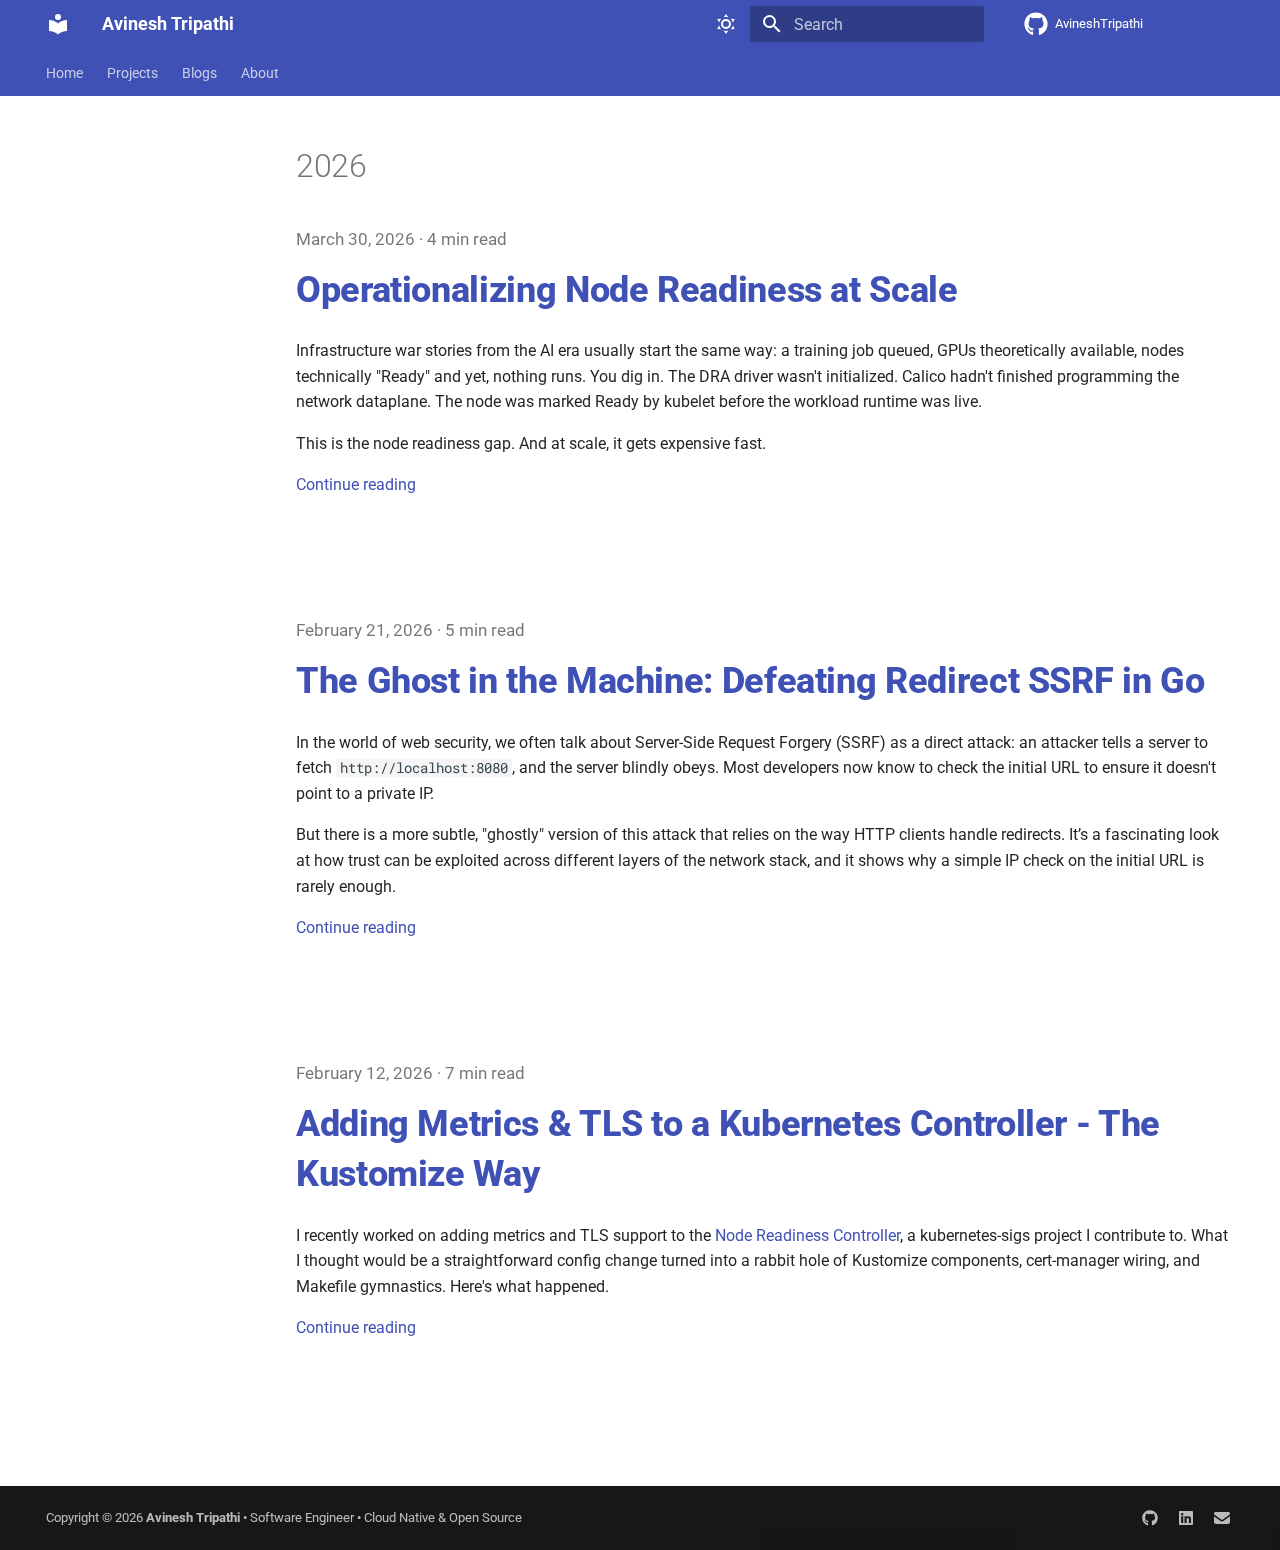
<file: blog/archive/2026/index.html>
<!doctype html>
<html lang="en" class="no-js">
  <head>
    
      <meta charset="utf-8">
      <meta name="viewport" content="width=device-width,initial-scale=1">
      
      
      
        <link rel="canonical" href="https://avinesh.dev/blog/archive/2026/">
      
      
      
      
        
      
      
        <link rel="alternate" type="application/rss+xml" title="RSS feed" href="../../../feed_rss_created.xml">
        <link rel="alternate" type="application/rss+xml" title="RSS feed of updated content" href="../../../feed_rss_updated.xml">
      
      <link rel="icon" href="../../../assets/images/favicon.png">
      <meta name="generator" content="mkdocs-1.6.1, mkdocs-material-9.7.6">
    
    
      
        <title>2026 - Avinesh Tripathi</title>
      
    
    
      <link rel="stylesheet" href="../../../assets/stylesheets/main.484c7ddc.min.css">
      
        
        <link rel="stylesheet" href="../../../assets/stylesheets/palette.ab4e12ef.min.css">
      
      


    
    
      
    
    
      
        
        
        <link rel="preconnect" href="https://fonts.gstatic.com" crossorigin>
        <link rel="stylesheet" href="https://fonts.googleapis.com/css?family=Roboto:300,300i,400,400i,700,700i%7CRoboto+Mono:400,400i,700,700i&display=fallback">
        <style>:root{--md-text-font:"Roboto";--md-code-font:"Roboto Mono"}</style>
      
    
    
      <link rel="stylesheet" href="../../../stylesheets/extra.css">
    
    <script>__md_scope=new URL("../../..",location),__md_hash=e=>[...e].reduce(((e,_)=>(e<<5)-e+_.charCodeAt(0)),0),__md_get=(e,_=localStorage,t=__md_scope)=>JSON.parse(_.getItem(t.pathname+"."+e)),__md_set=(e,_,t=localStorage,a=__md_scope)=>{try{t.setItem(a.pathname+"."+e,JSON.stringify(_))}catch(e){}}</script>
    
      
  


  
  

<script id="__analytics">function __md_analytics(){function e(){dataLayer.push(arguments)}window.dataLayer=window.dataLayer||[],e("js",new Date),e("config",""),document.addEventListener("DOMContentLoaded",(function(){document.forms.search&&document.forms.search.query.addEventListener("blur",(function(){this.value&&e("event","search",{search_term:this.value})}));document$.subscribe((function(){var t=document.forms.feedback;if(void 0!==t)for(var a of t.querySelectorAll("[type=submit]"))a.addEventListener("click",(function(a){a.preventDefault();var n=document.location.pathname,d=this.getAttribute("data-md-value");e("event","feedback",{page:n,data:d}),t.firstElementChild.disabled=!0;var r=t.querySelector(".md-feedback__note [data-md-value='"+d+"']");r&&(r.hidden=!1)})),t.hidden=!1})),location$.subscribe((function(t){e("config","",{page_path:t.pathname})}))}));var t=document.createElement("script");t.async=!0,t.src="https://www.googletagmanager.com/gtag/js?id=",document.getElementById("__analytics").insertAdjacentElement("afterEnd",t)}</script>
  
    <script>"undefined"!=typeof __md_analytics&&__md_analytics()</script>
  

    
    
  </head>
  
  
    
    
      
    
    
    
    
    <body dir="ltr" data-md-color-scheme="default" data-md-color-primary="indigo" data-md-color-accent="indigo">
  
    
    <input class="md-toggle" data-md-toggle="drawer" type="checkbox" id="__drawer" autocomplete="off">
    <input class="md-toggle" data-md-toggle="search" type="checkbox" id="__search" autocomplete="off">
    <label class="md-overlay" for="__drawer"></label>
    <div data-md-component="skip">
      
        
        <a href="#2026" class="md-skip">
          Skip to content
        </a>
      
    </div>
    <div data-md-component="announce">
      
    </div>
    
    
      

<header class="md-header" data-md-component="header">
  <nav class="md-header__inner md-grid" aria-label="Header">
    <a href="../../.." title="Avinesh Tripathi" class="md-header__button md-logo" aria-label="Avinesh Tripathi" data-md-component="logo">
      
  
  <svg xmlns="http://www.w3.org/2000/svg" viewBox="0 0 24 24"><path d="M12 8a3 3 0 0 0 3-3 3 3 0 0 0-3-3 3 3 0 0 0-3 3 3 3 0 0 0 3 3m0 3.54C9.64 9.35 6.5 8 3 8v11c3.5 0 6.64 1.35 9 3.54 2.36-2.19 5.5-3.54 9-3.54V8c-3.5 0-6.64 1.35-9 3.54"/></svg>

    </a>
    <label class="md-header__button md-icon" for="__drawer">
      
      <svg xmlns="http://www.w3.org/2000/svg" viewBox="0 0 24 24"><path d="M3 6h18v2H3zm0 5h18v2H3zm0 5h18v2H3z"/></svg>
    </label>
    <div class="md-header__title" data-md-component="header-title">
      <div class="md-header__ellipsis">
        <div class="md-header__topic">
          <span class="md-ellipsis">
            Avinesh Tripathi
          </span>
        </div>
        <div class="md-header__topic" data-md-component="header-topic">
          <span class="md-ellipsis">
            
              2026
            
          </span>
        </div>
      </div>
    </div>
    
      
        <form class="md-header__option" data-md-component="palette">
  
    
    
    
    <input class="md-option" data-md-color-media="(prefers-color-scheme: light)" data-md-color-scheme="default" data-md-color-primary="indigo" data-md-color-accent="indigo"  aria-label="Switch to dark mode"  type="radio" name="__palette" id="__palette_0">
    
      <label class="md-header__button md-icon" title="Switch to dark mode" for="__palette_1" hidden>
        <svg xmlns="http://www.w3.org/2000/svg" viewBox="0 0 24 24"><path d="M12 7a5 5 0 0 1 5 5 5 5 0 0 1-5 5 5 5 0 0 1-5-5 5 5 0 0 1 5-5m0 2a3 3 0 0 0-3 3 3 3 0 0 0 3 3 3 3 0 0 0 3-3 3 3 0 0 0-3-3m0-7 2.39 3.42C13.65 5.15 12.84 5 12 5s-1.65.15-2.39.42zM3.34 7l4.16-.35A7.2 7.2 0 0 0 5.94 8.5c-.44.74-.69 1.5-.83 2.29zm.02 10 1.76-3.77a7.131 7.131 0 0 0 2.38 4.14zM20.65 7l-1.77 3.79a7.02 7.02 0 0 0-2.38-4.15zm-.01 10-4.14.36c.59-.51 1.12-1.14 1.54-1.86.42-.73.69-1.5.83-2.29zM12 22l-2.41-3.44c.74.27 1.55.44 2.41.44.82 0 1.63-.17 2.37-.44z"/></svg>
      </label>
    
  
    
    
    
    <input class="md-option" data-md-color-media="(prefers-color-scheme: dark)" data-md-color-scheme="slate" data-md-color-primary="indigo" data-md-color-accent="indigo"  aria-label="Switch to light mode"  type="radio" name="__palette" id="__palette_1">
    
      <label class="md-header__button md-icon" title="Switch to light mode" for="__palette_0" hidden>
        <svg xmlns="http://www.w3.org/2000/svg" viewBox="0 0 24 24"><path d="m17.75 4.09-2.53 1.94.91 3.06-2.63-1.81-2.63 1.81.91-3.06-2.53-1.94L12.44 4l1.06-3 1.06 3zm3.5 6.91-1.64 1.25.59 1.98-1.7-1.17-1.7 1.17.59-1.98L15.75 11l2.06-.05L18.5 9l.69 1.95zm-2.28 4.95c.83-.08 1.72 1.1 1.19 1.85-.32.45-.66.87-1.08 1.27C15.17 23 8.84 23 4.94 19.07c-3.91-3.9-3.91-10.24 0-14.14.4-.4.82-.76 1.27-1.08.75-.53 1.93.36 1.85 1.19-.27 2.86.69 5.83 2.89 8.02a9.96 9.96 0 0 0 8.02 2.89m-1.64 2.02a12.08 12.08 0 0 1-7.8-3.47c-2.17-2.19-3.33-5-3.49-7.82-2.81 3.14-2.7 7.96.31 10.98 3.02 3.01 7.84 3.12 10.98.31"/></svg>
      </label>
    
  
</form>
      
    
    
      <script>var palette=__md_get("__palette");if(palette&&palette.color){if("(prefers-color-scheme)"===palette.color.media){var media=matchMedia("(prefers-color-scheme: light)"),input=document.querySelector(media.matches?"[data-md-color-media='(prefers-color-scheme: light)']":"[data-md-color-media='(prefers-color-scheme: dark)']");palette.color.media=input.getAttribute("data-md-color-media"),palette.color.scheme=input.getAttribute("data-md-color-scheme"),palette.color.primary=input.getAttribute("data-md-color-primary"),palette.color.accent=input.getAttribute("data-md-color-accent")}for(var[key,value]of Object.entries(palette.color))document.body.setAttribute("data-md-color-"+key,value)}</script>
    
    
    
      
      
        <label class="md-header__button md-icon" for="__search">
          
          <svg xmlns="http://www.w3.org/2000/svg" viewBox="0 0 24 24"><path d="M9.5 3A6.5 6.5 0 0 1 16 9.5c0 1.61-.59 3.09-1.56 4.23l.27.27h.79l5 5-1.5 1.5-5-5v-.79l-.27-.27A6.52 6.52 0 0 1 9.5 16 6.5 6.5 0 0 1 3 9.5 6.5 6.5 0 0 1 9.5 3m0 2C7 5 5 7 5 9.5S7 14 9.5 14 14 12 14 9.5 12 5 9.5 5"/></svg>
        </label>
        <div class="md-search" data-md-component="search" role="dialog">
  <label class="md-search__overlay" for="__search"></label>
  <div class="md-search__inner" role="search">
    <form class="md-search__form" name="search">
      <input type="text" class="md-search__input" name="query" aria-label="Search" placeholder="Search" autocapitalize="off" autocorrect="off" autocomplete="off" spellcheck="false" data-md-component="search-query" required>
      <label class="md-search__icon md-icon" for="__search">
        
        <svg xmlns="http://www.w3.org/2000/svg" viewBox="0 0 24 24"><path d="M9.5 3A6.5 6.5 0 0 1 16 9.5c0 1.61-.59 3.09-1.56 4.23l.27.27h.79l5 5-1.5 1.5-5-5v-.79l-.27-.27A6.52 6.52 0 0 1 9.5 16 6.5 6.5 0 0 1 3 9.5 6.5 6.5 0 0 1 9.5 3m0 2C7 5 5 7 5 9.5S7 14 9.5 14 14 12 14 9.5 12 5 9.5 5"/></svg>
        
        <svg xmlns="http://www.w3.org/2000/svg" viewBox="0 0 24 24"><path d="M20 11v2H8l5.5 5.5-1.42 1.42L4.16 12l7.92-7.92L13.5 5.5 8 11z"/></svg>
      </label>
      <nav class="md-search__options" aria-label="Search">
        
        <button type="reset" class="md-search__icon md-icon" title="Clear" aria-label="Clear" tabindex="-1">
          
          <svg xmlns="http://www.w3.org/2000/svg" viewBox="0 0 24 24"><path d="M19 6.41 17.59 5 12 10.59 6.41 5 5 6.41 10.59 12 5 17.59 6.41 19 12 13.41 17.59 19 19 17.59 13.41 12z"/></svg>
        </button>
      </nav>
      
        <div class="md-search__suggest" data-md-component="search-suggest"></div>
      
    </form>
    <div class="md-search__output">
      <div class="md-search__scrollwrap" tabindex="0" data-md-scrollfix>
        <div class="md-search-result" data-md-component="search-result">
          <div class="md-search-result__meta">
            Initializing search
          </div>
          <ol class="md-search-result__list" role="presentation"></ol>
        </div>
      </div>
    </div>
  </div>
</div>
      
    
    
      <div class="md-header__source">
        <a href="https://github.com/AvineshTripathi/" title="Go to repository" class="md-source" data-md-component="source">
  <div class="md-source__icon md-icon">
    
    <svg xmlns="http://www.w3.org/2000/svg" viewBox="0 0 512 512"><!--! Font Awesome Free 7.1.0 by @fontawesome - https://fontawesome.com License - https://fontawesome.com/license/free (Icons: CC BY 4.0, Fonts: SIL OFL 1.1, Code: MIT License) Copyright 2025 Fonticons, Inc.--><path d="M173.9 397.4c0 2-2.3 3.6-5.2 3.6-3.3.3-5.6-1.3-5.6-3.6 0-2 2.3-3.6 5.2-3.6 3-.3 5.6 1.3 5.6 3.6m-31.1-4.5c-.7 2 1.3 4.3 4.3 4.9 2.6 1 5.6 0 6.2-2s-1.3-4.3-4.3-5.2c-2.6-.7-5.5.3-6.2 2.3m44.2-1.7c-2.9.7-4.9 2.6-4.6 4.9.3 2 2.9 3.3 5.9 2.6 2.9-.7 4.9-2.6 4.6-4.6-.3-1.9-3-3.2-5.9-2.9M252.8 8C114.1 8 8 113.3 8 252c0 110.9 69.8 205.8 169.5 239.2 12.8 2.3 17.3-5.6 17.3-12.1 0-6.2-.3-40.4-.3-61.4 0 0-70 15-84.7-29.8 0 0-11.4-29.1-27.8-36.6 0 0-22.9-15.7 1.6-15.4 0 0 24.9 2 38.6 25.8 21.9 38.6 58.6 27.5 72.9 20.9 2.3-16 8.8-27.1 16-33.7-55.9-6.2-112.3-14.3-112.3-110.5 0-27.5 7.6-41.3 23.6-58.9-2.6-6.5-11.1-33.3 2.6-67.9 20.9-6.5 69 27 69 27 20-5.6 41.5-8.5 62.8-8.5s42.8 2.9 62.8 8.5c0 0 48.1-33.6 69-27 13.7 34.7 5.2 61.4 2.6 67.9 16 17.7 25.8 31.5 25.8 58.9 0 96.5-58.9 104.2-114.8 110.5 9.2 7.9 17 22.9 17 46.4 0 33.7-.3 75.4-.3 83.6 0 6.5 4.6 14.4 17.3 12.1C436.2 457.8 504 362.9 504 252 504 113.3 391.5 8 252.8 8M105.2 352.9c-1.3 1-1 3.3.7 5.2 1.6 1.6 3.9 2.3 5.2 1 1.3-1 1-3.3-.7-5.2-1.6-1.6-3.9-2.3-5.2-1m-10.8-8.1c-.7 1.3.3 2.9 2.3 3.9 1.6 1 3.6.7 4.3-.7.7-1.3-.3-2.9-2.3-3.9-2-.6-3.6-.3-4.3.7m32.4 35.6c-1.6 1.3-1 4.3 1.3 6.2 2.3 2.3 5.2 2.6 6.5 1 1.3-1.3.7-4.3-1.3-6.2-2.2-2.3-5.2-2.6-6.5-1m-11.4-14.7c-1.6 1-1.6 3.6 0 5.9s4.3 3.3 5.6 2.3c1.6-1.3 1.6-3.9 0-6.2-1.4-2.3-4-3.3-5.6-2"/></svg>
  </div>
  <div class="md-source__repository">
    AvineshTripathi
  </div>
</a>
      </div>
    
  </nav>
  
</header>
    
    <div class="md-container" data-md-component="container">
      
      
        
          
            
<nav class="md-tabs" aria-label="Tabs" data-md-component="tabs">
  <div class="md-grid">
    <ul class="md-tabs__list">
      
        
  
  
  
  
    <li class="md-tabs__item">
      <a href="../../.." class="md-tabs__link">
        
  
  
    
  
  Home

      </a>
    </li>
  

      
        
  
  
  
  
    <li class="md-tabs__item">
      <a href="../../../projects/" class="md-tabs__link">
        
  
  
    
  
  Projects

      </a>
    </li>
  

      
        
  
  
  
  
    <li class="md-tabs__item">
      <a href="../../" class="md-tabs__link">
        
  
  
    
  
  Blogs

      </a>
    </li>
  

      
        
  
  
  
  
    <li class="md-tabs__item">
      <a href="../../../about/" class="md-tabs__link">
        
  
  
    
  
  About

      </a>
    </li>
  

      
    </ul>
  </div>
</nav>
          
        
      
      <main class="md-main" data-md-component="main">
        <div class="md-main__inner md-grid">
          
            
              
              <div class="md-sidebar md-sidebar--primary" data-md-component="sidebar" data-md-type="navigation" >
                <div class="md-sidebar__scrollwrap">
                  <div class="md-sidebar__inner">
                    


  


  

<nav class="md-nav md-nav--primary md-nav--lifted md-nav--integrated" aria-label="Navigation" data-md-level="0">
  <label class="md-nav__title" for="__drawer">
    <a href="../../.." title="Avinesh Tripathi" class="md-nav__button md-logo" aria-label="Avinesh Tripathi" data-md-component="logo">
      
  
  <svg xmlns="http://www.w3.org/2000/svg" viewBox="0 0 24 24"><path d="M12 8a3 3 0 0 0 3-3 3 3 0 0 0-3-3 3 3 0 0 0-3 3 3 3 0 0 0 3 3m0 3.54C9.64 9.35 6.5 8 3 8v11c3.5 0 6.64 1.35 9 3.54 2.36-2.19 5.5-3.54 9-3.54V8c-3.5 0-6.64 1.35-9 3.54"/></svg>

    </a>
    Avinesh Tripathi
  </label>
  
    <div class="md-nav__source">
      <a href="https://github.com/AvineshTripathi/" title="Go to repository" class="md-source" data-md-component="source">
  <div class="md-source__icon md-icon">
    
    <svg xmlns="http://www.w3.org/2000/svg" viewBox="0 0 512 512"><!--! Font Awesome Free 7.1.0 by @fontawesome - https://fontawesome.com License - https://fontawesome.com/license/free (Icons: CC BY 4.0, Fonts: SIL OFL 1.1, Code: MIT License) Copyright 2025 Fonticons, Inc.--><path d="M173.9 397.4c0 2-2.3 3.6-5.2 3.6-3.3.3-5.6-1.3-5.6-3.6 0-2 2.3-3.6 5.2-3.6 3-.3 5.6 1.3 5.6 3.6m-31.1-4.5c-.7 2 1.3 4.3 4.3 4.9 2.6 1 5.6 0 6.2-2s-1.3-4.3-4.3-5.2c-2.6-.7-5.5.3-6.2 2.3m44.2-1.7c-2.9.7-4.9 2.6-4.6 4.9.3 2 2.9 3.3 5.9 2.6 2.9-.7 4.9-2.6 4.6-4.6-.3-1.9-3-3.2-5.9-2.9M252.8 8C114.1 8 8 113.3 8 252c0 110.9 69.8 205.8 169.5 239.2 12.8 2.3 17.3-5.6 17.3-12.1 0-6.2-.3-40.4-.3-61.4 0 0-70 15-84.7-29.8 0 0-11.4-29.1-27.8-36.6 0 0-22.9-15.7 1.6-15.4 0 0 24.9 2 38.6 25.8 21.9 38.6 58.6 27.5 72.9 20.9 2.3-16 8.8-27.1 16-33.7-55.9-6.2-112.3-14.3-112.3-110.5 0-27.5 7.6-41.3 23.6-58.9-2.6-6.5-11.1-33.3 2.6-67.9 20.9-6.5 69 27 69 27 20-5.6 41.5-8.5 62.8-8.5s42.8 2.9 62.8 8.5c0 0 48.1-33.6 69-27 13.7 34.7 5.2 61.4 2.6 67.9 16 17.7 25.8 31.5 25.8 58.9 0 96.5-58.9 104.2-114.8 110.5 9.2 7.9 17 22.9 17 46.4 0 33.7-.3 75.4-.3 83.6 0 6.5 4.6 14.4 17.3 12.1C436.2 457.8 504 362.9 504 252 504 113.3 391.5 8 252.8 8M105.2 352.9c-1.3 1-1 3.3.7 5.2 1.6 1.6 3.9 2.3 5.2 1 1.3-1 1-3.3-.7-5.2-1.6-1.6-3.9-2.3-5.2-1m-10.8-8.1c-.7 1.3.3 2.9 2.3 3.9 1.6 1 3.6.7 4.3-.7.7-1.3-.3-2.9-2.3-3.9-2-.6-3.6-.3-4.3.7m32.4 35.6c-1.6 1.3-1 4.3 1.3 6.2 2.3 2.3 5.2 2.6 6.5 1 1.3-1.3.7-4.3-1.3-6.2-2.2-2.3-5.2-2.6-6.5-1m-11.4-14.7c-1.6 1-1.6 3.6 0 5.9s4.3 3.3 5.6 2.3c1.6-1.3 1.6-3.9 0-6.2-1.4-2.3-4-3.3-5.6-2"/></svg>
  </div>
  <div class="md-source__repository">
    AvineshTripathi
  </div>
</a>
    </div>
  
  <ul class="md-nav__list" data-md-scrollfix>
    
      
      
  
  
  
  
    <li class="md-nav__item">
      <a href="../../.." class="md-nav__link">
        
  
  
  <span class="md-ellipsis">
    
  
    Home
  

    
  </span>
  
  

      </a>
    </li>
  

    
      
      
  
  
  
  
    <li class="md-nav__item">
      <a href="../../../projects/" class="md-nav__link">
        
  
  
  <span class="md-ellipsis">
    
  
    Projects
  

    
  </span>
  
  

      </a>
    </li>
  

    
      
      
  
  
  
    
  
  
    <li class="md-nav__item">
      <a href="../../" class="md-nav__link">
        
  
  
  <span class="md-ellipsis">
    
  
    Blogs
  

    
  </span>
  
  

      </a>
    </li>
  

    
      
      
  
  
  
  
    <li class="md-nav__item">
      <a href="../../../about/" class="md-nav__link">
        
  
  
  <span class="md-ellipsis">
    
  
    About
  

    
  </span>
  
  

      </a>
    </li>
  

    
  </ul>
</nav>
                  </div>
                </div>
              </div>
            
            
          
          
  <div class="md-content" data-md-component="content">
    <div class="md-content__inner">
      <header class="md-typeset">
        <h1 id="2026">2026</h1>
      </header>
      
        <article class="md-post md-post--excerpt">
  <header class="md-post__header">
    
    <div class="md-post__meta md-meta">
      <ul class="md-meta__list">
        <li class="md-meta__item">
          <time datetime="2026-03-30 00:00:00+00:00">March 30, 2026</time></li>
        
        
          
          <li class="md-meta__item">
            
              4 min read
            
          </li>
        
        
      </ul>
      
    </div>
  </header>
  <div class="md-post__content md-typeset">
    <h2 id="operationalizing-node-readiness-at-scale"><a class="toclink" href="../../2026/03/30/operationalizing-node-readiness-at-scale/">Operationalizing Node Readiness at Scale</a></h2>
<p>Infrastructure war stories from the AI era usually start the same way: a training job queued, GPUs theoretically available, nodes technically "Ready"  and yet, nothing runs. You dig in. The DRA driver wasn't initialized. Calico hadn't finished programming the network dataplane. The node was marked Ready by kubelet before the workload runtime was live.</p>
<p>This is the node readiness gap. And at scale, it gets expensive fast.</p>

    
      <nav class="md-post__action">
        <a href="../../2026/03/30/operationalizing-node-readiness-at-scale/">
          Continue reading
        </a>
      </nav>
    
    
  </div>
</article>
      
        <article class="md-post md-post--excerpt">
  <header class="md-post__header">
    
    <div class="md-post__meta md-meta">
      <ul class="md-meta__list">
        <li class="md-meta__item">
          <time datetime="2026-02-21 00:00:00+00:00">February 21, 2026</time></li>
        
        
          
          <li class="md-meta__item">
            
              5 min read
            
          </li>
        
        
      </ul>
      
    </div>
  </header>
  <div class="md-post__content md-typeset">
    <h2 id="the-ghost-in-the-machine-defeating-redirect-ssrf-in-go"><a class="toclink" href="../../2026/02/21/the-ghost-in-the-machine-defeating-redirect-ssrf-in-go/">The Ghost in the Machine: Defeating Redirect SSRF in Go</a></h2>
<p>In the world of web security, we often talk about Server-Side Request Forgery (SSRF) as a direct attack: an attacker tells a server to fetch <code>http://localhost:8080</code>, and the server blindly obeys. Most developers now know to check the initial URL to ensure it doesn't point to a private IP.</p>
<p>But there is a more subtle, "ghostly" version of this attack that relies on the way HTTP clients handle redirects. It’s a fascinating look at how trust can be exploited across different layers of the network stack, and it shows why a simple IP check on the initial URL is rarely enough.</p>

    
      <nav class="md-post__action">
        <a href="../../2026/02/21/the-ghost-in-the-machine-defeating-redirect-ssrf-in-go/">
          Continue reading
        </a>
      </nav>
    
    
  </div>
</article>
      
        <article class="md-post md-post--excerpt">
  <header class="md-post__header">
    
    <div class="md-post__meta md-meta">
      <ul class="md-meta__list">
        <li class="md-meta__item">
          <time datetime="2026-02-12 00:00:00+00:00">February 12, 2026</time></li>
        
        
          
          <li class="md-meta__item">
            
              7 min read
            
          </li>
        
        
      </ul>
      
    </div>
  </header>
  <div class="md-post__content md-typeset">
    <h2 id="adding-metrics-tls-to-a-kubernetes-controller-the-kustomize-way"><a class="toclink" href="../../2026/02/12/adding-metrics--tls-to-a-kubernetes-controller---the-kustomize-way/">Adding Metrics &amp; TLS to a Kubernetes Controller - The Kustomize Way</a></h2>
<p>I recently worked on adding metrics and TLS support to the <a href="https://github.com/kubernetes-sigs/node-readiness-controller">Node Readiness Controller</a>, a kubernetes-sigs project I contribute to. What I thought would be a straightforward config change turned into a rabbit hole of Kustomize components, cert-manager wiring, and Makefile gymnastics. Here's what happened.</p>

    
      <nav class="md-post__action">
        <a href="../../2026/02/12/adding-metrics--tls-to-a-kubernetes-controller---the-kustomize-way/">
          Continue reading
        </a>
      </nav>
    
    
  </div>
</article>
      
      
        
          



<nav class="md-pagination">
  
</nav>
        
      
    </div>
  </div>

          
<script>var target=document.getElementById(location.hash.slice(1));target&&target.name&&(target.checked=target.name.startsWith("__tabbed_"))</script>
        </div>
        
          <button type="button" class="md-top md-icon" data-md-component="top" hidden>
  
  <svg xmlns="http://www.w3.org/2000/svg" viewBox="0 0 24 24"><path d="M13 20h-2V8l-5.5 5.5-1.42-1.42L12 4.16l7.92 7.92-1.42 1.42L13 8z"/></svg>
  Back to top
</button>
        
      </main>
      
        <footer class="md-footer">
  
  <div class="md-footer-meta md-typeset">
    <div class="md-footer-meta__inner md-grid">
      <div class="md-copyright">
  
    <div class="md-copyright__highlight">
      Copyright &copy; 2026 <strong>Avinesh Tripathi</strong> &bull;  Software Engineer &bull; Cloud Native & Open Source
    </div>
  
  
</div>
      
        
<div class="md-social">
  
    
    
    
    
      
      
    
    <a href="https://github.com/AvineshTripathi" target="_blank" rel="noopener" title="github.com" class="md-social__link">
      <svg xmlns="http://www.w3.org/2000/svg" viewBox="0 0 512 512"><!--! Font Awesome Free 7.1.0 by @fontawesome - https://fontawesome.com License - https://fontawesome.com/license/free (Icons: CC BY 4.0, Fonts: SIL OFL 1.1, Code: MIT License) Copyright 2025 Fonticons, Inc.--><path d="M173.9 397.4c0 2-2.3 3.6-5.2 3.6-3.3.3-5.6-1.3-5.6-3.6 0-2 2.3-3.6 5.2-3.6 3-.3 5.6 1.3 5.6 3.6m-31.1-4.5c-.7 2 1.3 4.3 4.3 4.9 2.6 1 5.6 0 6.2-2s-1.3-4.3-4.3-5.2c-2.6-.7-5.5.3-6.2 2.3m44.2-1.7c-2.9.7-4.9 2.6-4.6 4.9.3 2 2.9 3.3 5.9 2.6 2.9-.7 4.9-2.6 4.6-4.6-.3-1.9-3-3.2-5.9-2.9M252.8 8C114.1 8 8 113.3 8 252c0 110.9 69.8 205.8 169.5 239.2 12.8 2.3 17.3-5.6 17.3-12.1 0-6.2-.3-40.4-.3-61.4 0 0-70 15-84.7-29.8 0 0-11.4-29.1-27.8-36.6 0 0-22.9-15.7 1.6-15.4 0 0 24.9 2 38.6 25.8 21.9 38.6 58.6 27.5 72.9 20.9 2.3-16 8.8-27.1 16-33.7-55.9-6.2-112.3-14.3-112.3-110.5 0-27.5 7.6-41.3 23.6-58.9-2.6-6.5-11.1-33.3 2.6-67.9 20.9-6.5 69 27 69 27 20-5.6 41.5-8.5 62.8-8.5s42.8 2.9 62.8 8.5c0 0 48.1-33.6 69-27 13.7 34.7 5.2 61.4 2.6 67.9 16 17.7 25.8 31.5 25.8 58.9 0 96.5-58.9 104.2-114.8 110.5 9.2 7.9 17 22.9 17 46.4 0 33.7-.3 75.4-.3 83.6 0 6.5 4.6 14.4 17.3 12.1C436.2 457.8 504 362.9 504 252 504 113.3 391.5 8 252.8 8M105.2 352.9c-1.3 1-1 3.3.7 5.2 1.6 1.6 3.9 2.3 5.2 1 1.3-1 1-3.3-.7-5.2-1.6-1.6-3.9-2.3-5.2-1m-10.8-8.1c-.7 1.3.3 2.9 2.3 3.9 1.6 1 3.6.7 4.3-.7.7-1.3-.3-2.9-2.3-3.9-2-.6-3.6-.3-4.3.7m32.4 35.6c-1.6 1.3-1 4.3 1.3 6.2 2.3 2.3 5.2 2.6 6.5 1 1.3-1.3.7-4.3-1.3-6.2-2.2-2.3-5.2-2.6-6.5-1m-11.4-14.7c-1.6 1-1.6 3.6 0 5.9s4.3 3.3 5.6 2.3c1.6-1.3 1.6-3.9 0-6.2-1.4-2.3-4-3.3-5.6-2"/></svg>
    </a>
  
    
    
    
    
      
      
    
    <a href="https://www.linkedin.com/in/avineshtripathi/" target="_blank" rel="noopener" title="www.linkedin.com" class="md-social__link">
      <svg xmlns="http://www.w3.org/2000/svg" viewBox="0 0 448 512"><!--! Font Awesome Free 7.1.0 by @fontawesome - https://fontawesome.com License - https://fontawesome.com/license/free (Icons: CC BY 4.0, Fonts: SIL OFL 1.1, Code: MIT License) Copyright 2025 Fonticons, Inc.--><path d="M416 32H31.9C14.3 32 0 46.5 0 64.3v383.4C0 465.5 14.3 480 31.9 480H416c17.6 0 32-14.5 32-32.3V64.3c0-17.8-14.4-32.3-32-32.3M135.4 416H69V202.2h66.5V416zM102.2 96a38.5 38.5 0 1 1 0 77 38.5 38.5 0 1 1 0-77m282.1 320h-66.4V312c0-24.8-.5-56.7-34.5-56.7-34.6 0-39.9 27-39.9 54.9V416h-66.4V202.2h63.7v29.2h.9c8.9-16.8 30.6-34.5 62.9-34.5 67.2 0 79.7 44.3 79.7 101.9z"/></svg>
    </a>
  
    
    
    
    
    <a href="mailto:work.avinesh@gmail.com" target="_blank" rel="noopener" title="" class="md-social__link">
      <svg xmlns="http://www.w3.org/2000/svg" viewBox="0 0 512 512"><!--! Font Awesome Free 7.1.0 by @fontawesome - https://fontawesome.com License - https://fontawesome.com/license/free (Icons: CC BY 4.0, Fonts: SIL OFL 1.1, Code: MIT License) Copyright 2025 Fonticons, Inc.--><path d="M48 64C21.5 64 0 85.5 0 112c0 15.1 7.1 29.3 19.2 38.4l208 156a48 48 0 0 0 57.6 0l208-156c12.1-9.1 19.2-23.3 19.2-38.4 0-26.5-21.5-48-48-48zM0 196v188c0 35.3 28.7 64 64 64h384c35.3 0 64-28.7 64-64V196L313.6 344.8c-34.1 25.6-81.1 25.6-115.2 0z"/></svg>
    </a>
  
</div>
      
    </div>
  </div>
</footer>
      
    </div>
    <div class="md-dialog" data-md-component="dialog">
      <div class="md-dialog__inner md-typeset"></div>
    </div>
    
    
    
      
      
      <script id="__config" type="application/json">{"annotate": null, "base": "../../..", "features": ["navigation.tabs", "navigation.sections", "navigation.top", "toc.follow", "toc.integrate", "search.suggest", "search.highlight", "content.code.copy", "content.code.annotate"], "search": "../../../assets/javascripts/workers/search.2c215733.min.js", "tags": null, "translations": {"clipboard.copied": "Copied to clipboard", "clipboard.copy": "Copy to clipboard", "search.result.more.one": "1 more on this page", "search.result.more.other": "# more on this page", "search.result.none": "No matching documents", "search.result.one": "1 matching document", "search.result.other": "# matching documents", "search.result.placeholder": "Type to start searching", "search.result.term.missing": "Missing", "select.version": "Select version"}, "version": null}</script>
    
    
      <script src="../../../assets/javascripts/bundle.79ae519e.min.js"></script>
      
    
  </body>
</html>
</file>
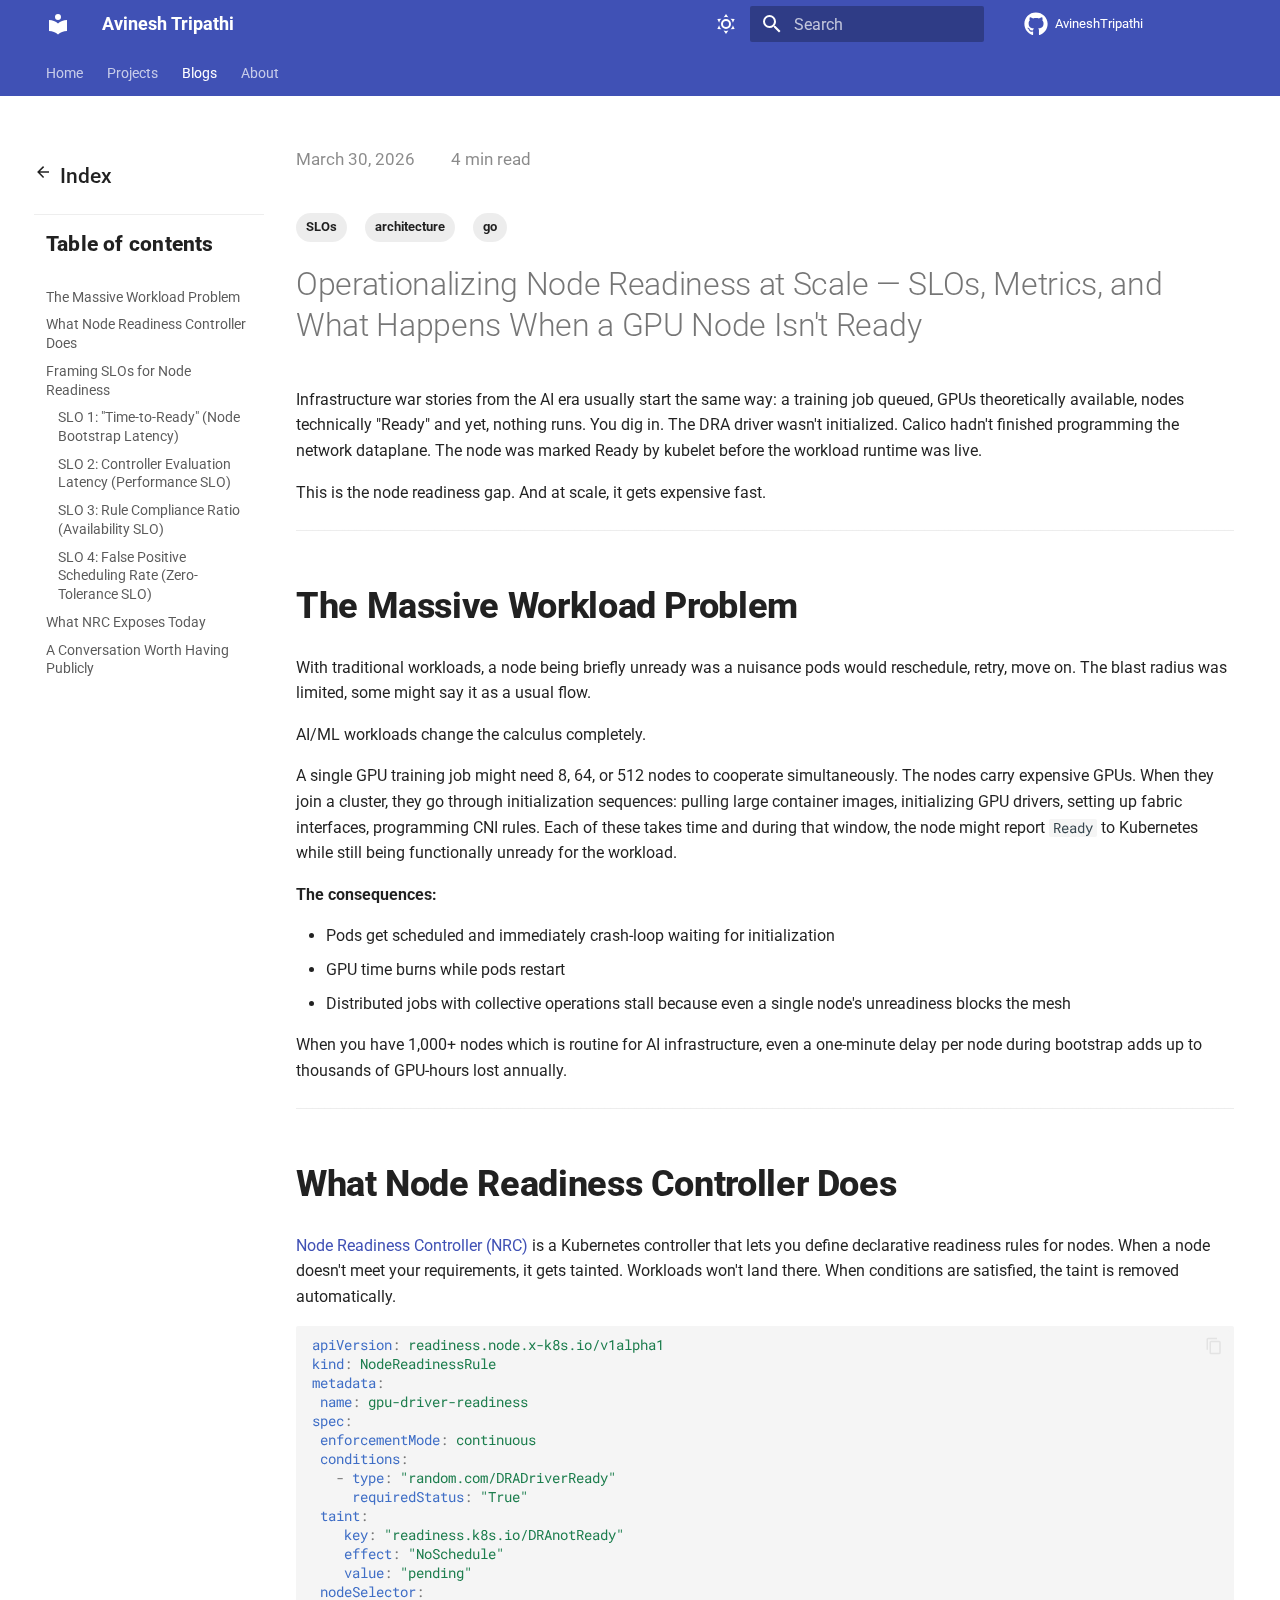
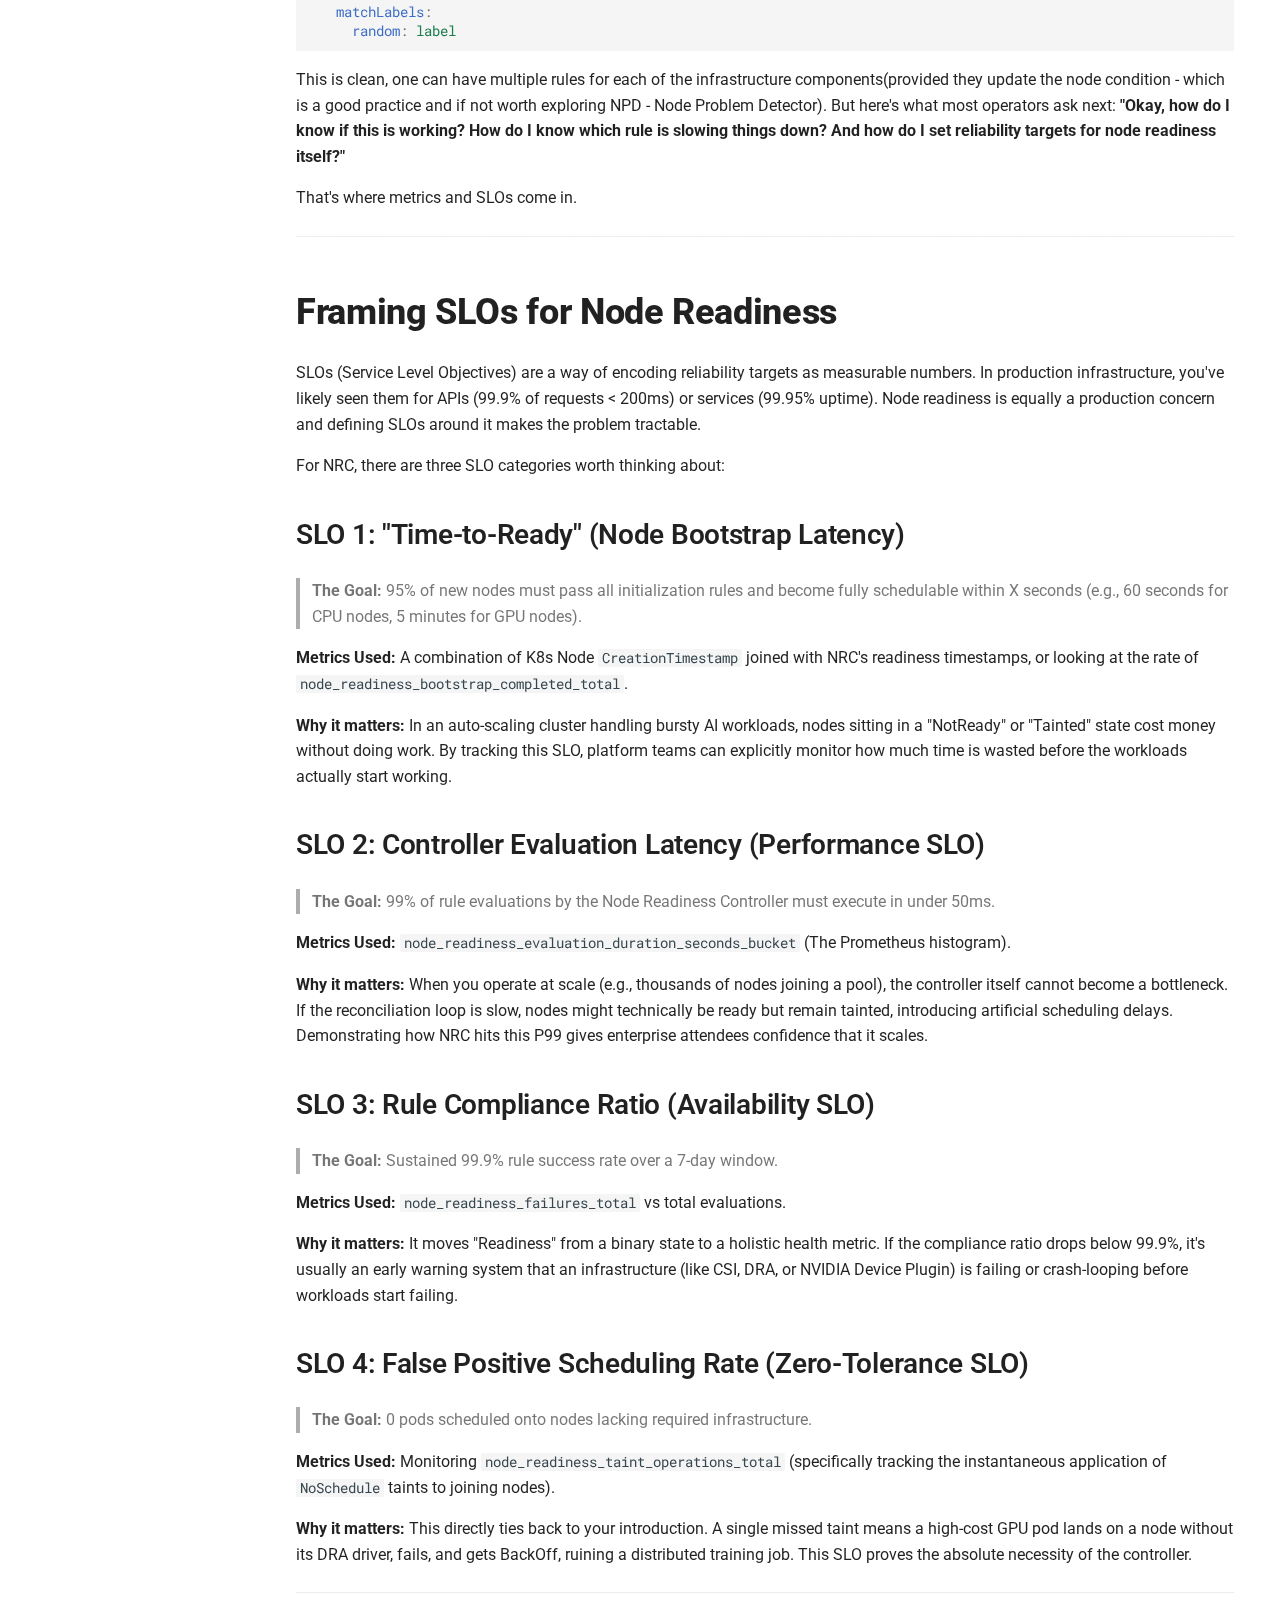
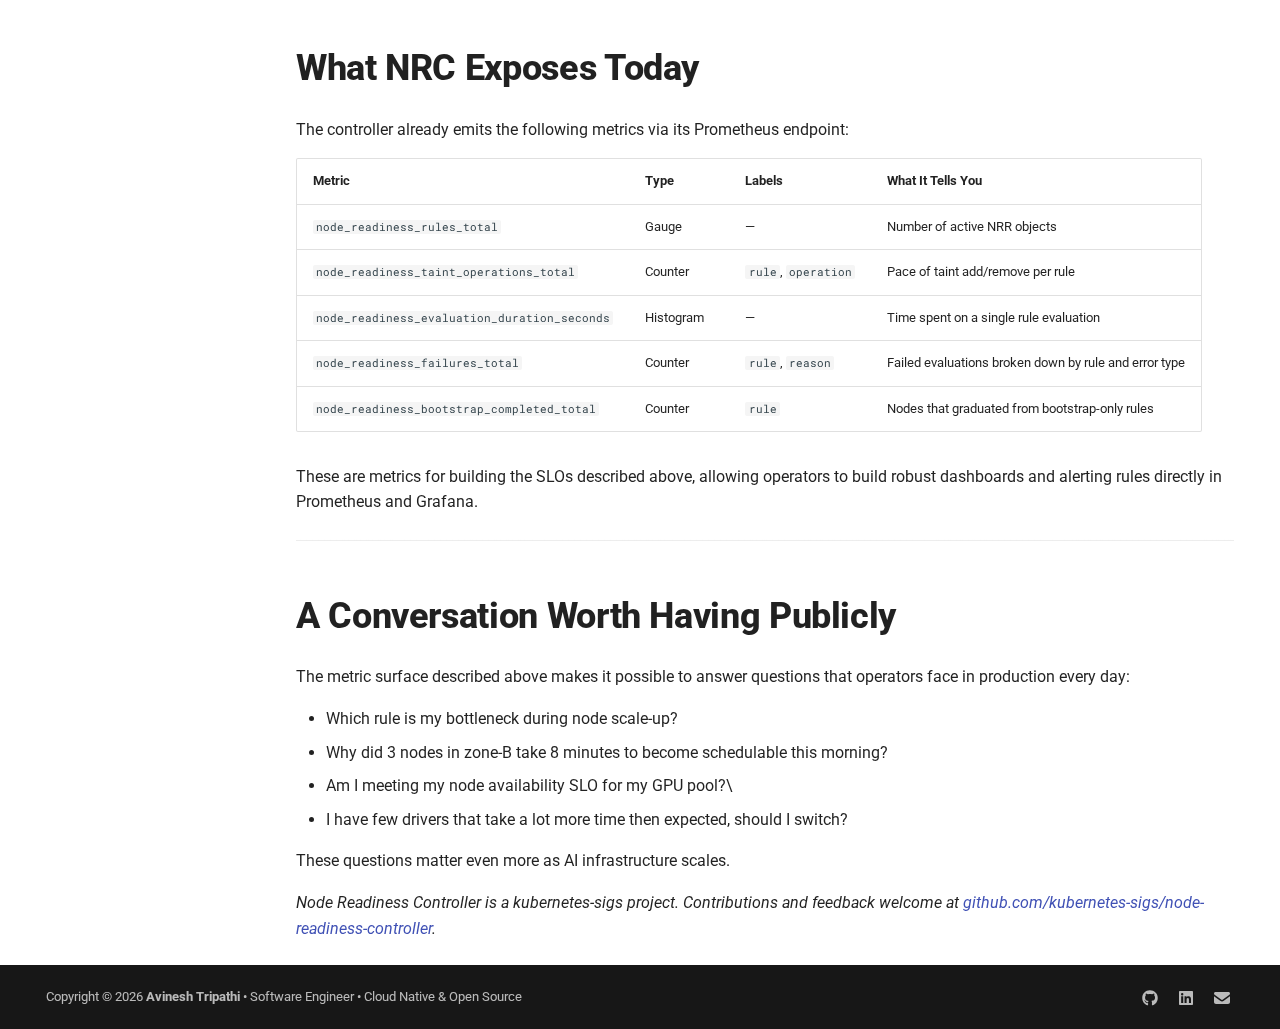
<file: blog/2026/03/30/operationalizing-node-readiness-at-scale--slos-metrics-and-what-happens-when-a-gpu-node-isnt-ready/index.html>
<!doctype html>
<html lang="en" class="no-js">
  <head>
    
      <meta charset="utf-8">
      <meta name="viewport" content="width=device-width,initial-scale=1">
      
      
      
        <link rel="canonical" href="https://avinesh.dev/blog/2026/03/30/operationalizing-node-readiness-at-scale--slos-metrics-and-what-happens-when-a-gpu-node-isnt-ready/">
      
      
        <link rel="prev" href="../../../02/21/the-ghost-in-the-machine-defeating-redirect-ssrf-in-go/">
      
      
      
        
      
      
        <link rel="alternate" type="application/rss+xml" title="RSS feed" href="../../../../../feed_rss_created.xml">
        <link rel="alternate" type="application/rss+xml" title="RSS feed of updated content" href="../../../../../feed_rss_updated.xml">
      
      <link rel="icon" href="../../../../../assets/images/favicon.png">
      <meta name="generator" content="mkdocs-1.6.1, mkdocs-material-9.7.6">
    
    
      
        <title>Operationalizing Node Readiness at Scale — SLOs, Metrics, and What Happens When a GPU Node Isn't Ready - Avinesh Tripathi</title>
      
    
    
      <link rel="stylesheet" href="../../../../../assets/stylesheets/main.484c7ddc.min.css">
      
        
        <link rel="stylesheet" href="../../../../../assets/stylesheets/palette.ab4e12ef.min.css">
      
      


    
    
      
    
    
      
        
        
        <link rel="preconnect" href="https://fonts.gstatic.com" crossorigin>
        <link rel="stylesheet" href="https://fonts.googleapis.com/css?family=Roboto:300,300i,400,400i,700,700i%7CRoboto+Mono:400,400i,700,700i&display=fallback">
        <style>:root{--md-text-font:"Roboto";--md-code-font:"Roboto Mono"}</style>
      
    
    
      <link rel="stylesheet" href="../../../../../stylesheets/extra.css">
    
    <script>__md_scope=new URL("../../../../..",location),__md_hash=e=>[...e].reduce(((e,_)=>(e<<5)-e+_.charCodeAt(0)),0),__md_get=(e,_=localStorage,t=__md_scope)=>JSON.parse(_.getItem(t.pathname+"."+e)),__md_set=(e,_,t=localStorage,a=__md_scope)=>{try{t.setItem(a.pathname+"."+e,JSON.stringify(_))}catch(e){}}</script>
    
      
  


  
  

<script id="__analytics">function __md_analytics(){function e(){dataLayer.push(arguments)}window.dataLayer=window.dataLayer||[],e("js",new Date),e("config",""),document.addEventListener("DOMContentLoaded",(function(){document.forms.search&&document.forms.search.query.addEventListener("blur",(function(){this.value&&e("event","search",{search_term:this.value})}));document$.subscribe((function(){var t=document.forms.feedback;if(void 0!==t)for(var a of t.querySelectorAll("[type=submit]"))a.addEventListener("click",(function(a){a.preventDefault();var n=document.location.pathname,d=this.getAttribute("data-md-value");e("event","feedback",{page:n,data:d}),t.firstElementChild.disabled=!0;var r=t.querySelector(".md-feedback__note [data-md-value='"+d+"']");r&&(r.hidden=!1)})),t.hidden=!1})),location$.subscribe((function(t){e("config","",{page_path:t.pathname})}))}));var t=document.createElement("script");t.async=!0,t.src="https://www.googletagmanager.com/gtag/js?id=",document.getElementById("__analytics").insertAdjacentElement("afterEnd",t)}</script>
  
    <script>"undefined"!=typeof __md_analytics&&__md_analytics()</script>
  

    
    
  </head>
  
  
    
    
      
    
    
    
    
    <body dir="ltr" data-md-color-scheme="default" data-md-color-primary="indigo" data-md-color-accent="indigo">
  
    
    <input class="md-toggle" data-md-toggle="drawer" type="checkbox" id="__drawer" autocomplete="off">
    <input class="md-toggle" data-md-toggle="search" type="checkbox" id="__search" autocomplete="off">
    <label class="md-overlay" for="__drawer"></label>
    <div data-md-component="skip">
      
        
        <a href="#operationalizing-node-readiness-at-scale-slos-metrics-and-what-happens-when-a-gpu-node-isnt-ready" class="md-skip">
          Skip to content
        </a>
      
    </div>
    <div data-md-component="announce">
      
    </div>
    
    
      

<header class="md-header" data-md-component="header">
  <nav class="md-header__inner md-grid" aria-label="Header">
    <a href="../../../../.." title="Avinesh Tripathi" class="md-header__button md-logo" aria-label="Avinesh Tripathi" data-md-component="logo">
      
  
  <svg xmlns="http://www.w3.org/2000/svg" viewBox="0 0 24 24"><path d="M12 8a3 3 0 0 0 3-3 3 3 0 0 0-3-3 3 3 0 0 0-3 3 3 3 0 0 0 3 3m0 3.54C9.64 9.35 6.5 8 3 8v11c3.5 0 6.64 1.35 9 3.54 2.36-2.19 5.5-3.54 9-3.54V8c-3.5 0-6.64 1.35-9 3.54"/></svg>

    </a>
    <label class="md-header__button md-icon" for="__drawer">
      
      <svg xmlns="http://www.w3.org/2000/svg" viewBox="0 0 24 24"><path d="M3 6h18v2H3zm0 5h18v2H3zm0 5h18v2H3z"/></svg>
    </label>
    <div class="md-header__title" data-md-component="header-title">
      <div class="md-header__ellipsis">
        <div class="md-header__topic">
          <span class="md-ellipsis">
            Avinesh Tripathi
          </span>
        </div>
        <div class="md-header__topic" data-md-component="header-topic">
          <span class="md-ellipsis">
            
              Operationalizing Node Readiness at Scale — SLOs, Metrics, and What Happens When a GPU Node Isn't Ready
            
          </span>
        </div>
      </div>
    </div>
    
      
        <form class="md-header__option" data-md-component="palette">
  
    
    
    
    <input class="md-option" data-md-color-media="(prefers-color-scheme: light)" data-md-color-scheme="default" data-md-color-primary="indigo" data-md-color-accent="indigo"  aria-label="Switch to dark mode"  type="radio" name="__palette" id="__palette_0">
    
      <label class="md-header__button md-icon" title="Switch to dark mode" for="__palette_1" hidden>
        <svg xmlns="http://www.w3.org/2000/svg" viewBox="0 0 24 24"><path d="M12 7a5 5 0 0 1 5 5 5 5 0 0 1-5 5 5 5 0 0 1-5-5 5 5 0 0 1 5-5m0 2a3 3 0 0 0-3 3 3 3 0 0 0 3 3 3 3 0 0 0 3-3 3 3 0 0 0-3-3m0-7 2.39 3.42C13.65 5.15 12.84 5 12 5s-1.65.15-2.39.42zM3.34 7l4.16-.35A7.2 7.2 0 0 0 5.94 8.5c-.44.74-.69 1.5-.83 2.29zm.02 10 1.76-3.77a7.131 7.131 0 0 0 2.38 4.14zM20.65 7l-1.77 3.79a7.02 7.02 0 0 0-2.38-4.15zm-.01 10-4.14.36c.59-.51 1.12-1.14 1.54-1.86.42-.73.69-1.5.83-2.29zM12 22l-2.41-3.44c.74.27 1.55.44 2.41.44.82 0 1.63-.17 2.37-.44z"/></svg>
      </label>
    
  
    
    
    
    <input class="md-option" data-md-color-media="(prefers-color-scheme: dark)" data-md-color-scheme="slate" data-md-color-primary="indigo" data-md-color-accent="indigo"  aria-label="Switch to light mode"  type="radio" name="__palette" id="__palette_1">
    
      <label class="md-header__button md-icon" title="Switch to light mode" for="__palette_0" hidden>
        <svg xmlns="http://www.w3.org/2000/svg" viewBox="0 0 24 24"><path d="m17.75 4.09-2.53 1.94.91 3.06-2.63-1.81-2.63 1.81.91-3.06-2.53-1.94L12.44 4l1.06-3 1.06 3zm3.5 6.91-1.64 1.25.59 1.98-1.7-1.17-1.7 1.17.59-1.98L15.75 11l2.06-.05L18.5 9l.69 1.95zm-2.28 4.95c.83-.08 1.72 1.1 1.19 1.85-.32.45-.66.87-1.08 1.27C15.17 23 8.84 23 4.94 19.07c-3.91-3.9-3.91-10.24 0-14.14.4-.4.82-.76 1.27-1.08.75-.53 1.93.36 1.85 1.19-.27 2.86.69 5.83 2.89 8.02a9.96 9.96 0 0 0 8.02 2.89m-1.64 2.02a12.08 12.08 0 0 1-7.8-3.47c-2.17-2.19-3.33-5-3.49-7.82-2.81 3.14-2.7 7.96.31 10.98 3.02 3.01 7.84 3.12 10.98.31"/></svg>
      </label>
    
  
</form>
      
    
    
      <script>var palette=__md_get("__palette");if(palette&&palette.color){if("(prefers-color-scheme)"===palette.color.media){var media=matchMedia("(prefers-color-scheme: light)"),input=document.querySelector(media.matches?"[data-md-color-media='(prefers-color-scheme: light)']":"[data-md-color-media='(prefers-color-scheme: dark)']");palette.color.media=input.getAttribute("data-md-color-media"),palette.color.scheme=input.getAttribute("data-md-color-scheme"),palette.color.primary=input.getAttribute("data-md-color-primary"),palette.color.accent=input.getAttribute("data-md-color-accent")}for(var[key,value]of Object.entries(palette.color))document.body.setAttribute("data-md-color-"+key,value)}</script>
    
    
    
      
      
        <label class="md-header__button md-icon" for="__search">
          
          <svg xmlns="http://www.w3.org/2000/svg" viewBox="0 0 24 24"><path d="M9.5 3A6.5 6.5 0 0 1 16 9.5c0 1.61-.59 3.09-1.56 4.23l.27.27h.79l5 5-1.5 1.5-5-5v-.79l-.27-.27A6.52 6.52 0 0 1 9.5 16 6.5 6.5 0 0 1 3 9.5 6.5 6.5 0 0 1 9.5 3m0 2C7 5 5 7 5 9.5S7 14 9.5 14 14 12 14 9.5 12 5 9.5 5"/></svg>
        </label>
        <div class="md-search" data-md-component="search" role="dialog">
  <label class="md-search__overlay" for="__search"></label>
  <div class="md-search__inner" role="search">
    <form class="md-search__form" name="search">
      <input type="text" class="md-search__input" name="query" aria-label="Search" placeholder="Search" autocapitalize="off" autocorrect="off" autocomplete="off" spellcheck="false" data-md-component="search-query" required>
      <label class="md-search__icon md-icon" for="__search">
        
        <svg xmlns="http://www.w3.org/2000/svg" viewBox="0 0 24 24"><path d="M9.5 3A6.5 6.5 0 0 1 16 9.5c0 1.61-.59 3.09-1.56 4.23l.27.27h.79l5 5-1.5 1.5-5-5v-.79l-.27-.27A6.52 6.52 0 0 1 9.5 16 6.5 6.5 0 0 1 3 9.5 6.5 6.5 0 0 1 9.5 3m0 2C7 5 5 7 5 9.5S7 14 9.5 14 14 12 14 9.5 12 5 9.5 5"/></svg>
        
        <svg xmlns="http://www.w3.org/2000/svg" viewBox="0 0 24 24"><path d="M20 11v2H8l5.5 5.5-1.42 1.42L4.16 12l7.92-7.92L13.5 5.5 8 11z"/></svg>
      </label>
      <nav class="md-search__options" aria-label="Search">
        
        <button type="reset" class="md-search__icon md-icon" title="Clear" aria-label="Clear" tabindex="-1">
          
          <svg xmlns="http://www.w3.org/2000/svg" viewBox="0 0 24 24"><path d="M19 6.41 17.59 5 12 10.59 6.41 5 5 6.41 10.59 12 5 17.59 6.41 19 12 13.41 17.59 19 19 17.59 13.41 12z"/></svg>
        </button>
      </nav>
      
        <div class="md-search__suggest" data-md-component="search-suggest"></div>
      
    </form>
    <div class="md-search__output">
      <div class="md-search__scrollwrap" tabindex="0" data-md-scrollfix>
        <div class="md-search-result" data-md-component="search-result">
          <div class="md-search-result__meta">
            Initializing search
          </div>
          <ol class="md-search-result__list" role="presentation"></ol>
        </div>
      </div>
    </div>
  </div>
</div>
      
    
    
      <div class="md-header__source">
        <a href="https://github.com/AvineshTripathi/" title="Go to repository" class="md-source" data-md-component="source">
  <div class="md-source__icon md-icon">
    
    <svg xmlns="http://www.w3.org/2000/svg" viewBox="0 0 512 512"><!--! Font Awesome Free 7.1.0 by @fontawesome - https://fontawesome.com License - https://fontawesome.com/license/free (Icons: CC BY 4.0, Fonts: SIL OFL 1.1, Code: MIT License) Copyright 2025 Fonticons, Inc.--><path d="M173.9 397.4c0 2-2.3 3.6-5.2 3.6-3.3.3-5.6-1.3-5.6-3.6 0-2 2.3-3.6 5.2-3.6 3-.3 5.6 1.3 5.6 3.6m-31.1-4.5c-.7 2 1.3 4.3 4.3 4.9 2.6 1 5.6 0 6.2-2s-1.3-4.3-4.3-5.2c-2.6-.7-5.5.3-6.2 2.3m44.2-1.7c-2.9.7-4.9 2.6-4.6 4.9.3 2 2.9 3.3 5.9 2.6 2.9-.7 4.9-2.6 4.6-4.6-.3-1.9-3-3.2-5.9-2.9M252.8 8C114.1 8 8 113.3 8 252c0 110.9 69.8 205.8 169.5 239.2 12.8 2.3 17.3-5.6 17.3-12.1 0-6.2-.3-40.4-.3-61.4 0 0-70 15-84.7-29.8 0 0-11.4-29.1-27.8-36.6 0 0-22.9-15.7 1.6-15.4 0 0 24.9 2 38.6 25.8 21.9 38.6 58.6 27.5 72.9 20.9 2.3-16 8.8-27.1 16-33.7-55.9-6.2-112.3-14.3-112.3-110.5 0-27.5 7.6-41.3 23.6-58.9-2.6-6.5-11.1-33.3 2.6-67.9 20.9-6.5 69 27 69 27 20-5.6 41.5-8.5 62.8-8.5s42.8 2.9 62.8 8.5c0 0 48.1-33.6 69-27 13.7 34.7 5.2 61.4 2.6 67.9 16 17.7 25.8 31.5 25.8 58.9 0 96.5-58.9 104.2-114.8 110.5 9.2 7.9 17 22.9 17 46.4 0 33.7-.3 75.4-.3 83.6 0 6.5 4.6 14.4 17.3 12.1C436.2 457.8 504 362.9 504 252 504 113.3 391.5 8 252.8 8M105.2 352.9c-1.3 1-1 3.3.7 5.2 1.6 1.6 3.9 2.3 5.2 1 1.3-1 1-3.3-.7-5.2-1.6-1.6-3.9-2.3-5.2-1m-10.8-8.1c-.7 1.3.3 2.9 2.3 3.9 1.6 1 3.6.7 4.3-.7.7-1.3-.3-2.9-2.3-3.9-2-.6-3.6-.3-4.3.7m32.4 35.6c-1.6 1.3-1 4.3 1.3 6.2 2.3 2.3 5.2 2.6 6.5 1 1.3-1.3.7-4.3-1.3-6.2-2.2-2.3-5.2-2.6-6.5-1m-11.4-14.7c-1.6 1-1.6 3.6 0 5.9s4.3 3.3 5.6 2.3c1.6-1.3 1.6-3.9 0-6.2-1.4-2.3-4-3.3-5.6-2"/></svg>
  </div>
  <div class="md-source__repository">
    AvineshTripathi
  </div>
</a>
      </div>
    
  </nav>
  
</header>
    
    <div class="md-container" data-md-component="container">
      
      
        
          
            
<nav class="md-tabs" aria-label="Tabs" data-md-component="tabs">
  <div class="md-grid">
    <ul class="md-tabs__list">
      
        
  
  
  
  
    <li class="md-tabs__item">
      <a href="../../../../.." class="md-tabs__link">
        
  
  
    
  
  Home

      </a>
    </li>
  

      
        
  
  
  
  
    <li class="md-tabs__item">
      <a href="../../../../../projects/" class="md-tabs__link">
        
  
  
    
  
  Projects

      </a>
    </li>
  

      
        
  
  
  
    
  
  
    <li class="md-tabs__item md-tabs__item--active">
      <a href="../../../../" class="md-tabs__link">
        
  
  
    
  
  Blogs

      </a>
    </li>
  

      
        
  
  
  
  
    <li class="md-tabs__item">
      <a href="../../../../../about/" class="md-tabs__link">
        
  
  
    
  
  About

      </a>
    </li>
  

      
    </ul>
  </div>
</nav>
          
        
      
      <main class="md-main" data-md-component="main">
        <div class="md-main__inner md-grid">
          
            
              
                
              
              <div class="md-sidebar md-sidebar--primary" data-md-component="sidebar" data-md-type="navigation" hidden>
                <div class="md-sidebar__scrollwrap">
                  <div class="md-sidebar__inner">
                    


  


  

<nav class="md-nav md-nav--primary md-nav--lifted md-nav--integrated" aria-label="Navigation" data-md-level="0">
  <label class="md-nav__title" for="__drawer">
    <a href="../../../../.." title="Avinesh Tripathi" class="md-nav__button md-logo" aria-label="Avinesh Tripathi" data-md-component="logo">
      
  
  <svg xmlns="http://www.w3.org/2000/svg" viewBox="0 0 24 24"><path d="M12 8a3 3 0 0 0 3-3 3 3 0 0 0-3-3 3 3 0 0 0-3 3 3 3 0 0 0 3 3m0 3.54C9.64 9.35 6.5 8 3 8v11c3.5 0 6.64 1.35 9 3.54 2.36-2.19 5.5-3.54 9-3.54V8c-3.5 0-6.64 1.35-9 3.54"/></svg>

    </a>
    Avinesh Tripathi
  </label>
  
    <div class="md-nav__source">
      <a href="https://github.com/AvineshTripathi/" title="Go to repository" class="md-source" data-md-component="source">
  <div class="md-source__icon md-icon">
    
    <svg xmlns="http://www.w3.org/2000/svg" viewBox="0 0 512 512"><!--! Font Awesome Free 7.1.0 by @fontawesome - https://fontawesome.com License - https://fontawesome.com/license/free (Icons: CC BY 4.0, Fonts: SIL OFL 1.1, Code: MIT License) Copyright 2025 Fonticons, Inc.--><path d="M173.9 397.4c0 2-2.3 3.6-5.2 3.6-3.3.3-5.6-1.3-5.6-3.6 0-2 2.3-3.6 5.2-3.6 3-.3 5.6 1.3 5.6 3.6m-31.1-4.5c-.7 2 1.3 4.3 4.3 4.9 2.6 1 5.6 0 6.2-2s-1.3-4.3-4.3-5.2c-2.6-.7-5.5.3-6.2 2.3m44.2-1.7c-2.9.7-4.9 2.6-4.6 4.9.3 2 2.9 3.3 5.9 2.6 2.9-.7 4.9-2.6 4.6-4.6-.3-1.9-3-3.2-5.9-2.9M252.8 8C114.1 8 8 113.3 8 252c0 110.9 69.8 205.8 169.5 239.2 12.8 2.3 17.3-5.6 17.3-12.1 0-6.2-.3-40.4-.3-61.4 0 0-70 15-84.7-29.8 0 0-11.4-29.1-27.8-36.6 0 0-22.9-15.7 1.6-15.4 0 0 24.9 2 38.6 25.8 21.9 38.6 58.6 27.5 72.9 20.9 2.3-16 8.8-27.1 16-33.7-55.9-6.2-112.3-14.3-112.3-110.5 0-27.5 7.6-41.3 23.6-58.9-2.6-6.5-11.1-33.3 2.6-67.9 20.9-6.5 69 27 69 27 20-5.6 41.5-8.5 62.8-8.5s42.8 2.9 62.8 8.5c0 0 48.1-33.6 69-27 13.7 34.7 5.2 61.4 2.6 67.9 16 17.7 25.8 31.5 25.8 58.9 0 96.5-58.9 104.2-114.8 110.5 9.2 7.9 17 22.9 17 46.4 0 33.7-.3 75.4-.3 83.6 0 6.5 4.6 14.4 17.3 12.1C436.2 457.8 504 362.9 504 252 504 113.3 391.5 8 252.8 8M105.2 352.9c-1.3 1-1 3.3.7 5.2 1.6 1.6 3.9 2.3 5.2 1 1.3-1 1-3.3-.7-5.2-1.6-1.6-3.9-2.3-5.2-1m-10.8-8.1c-.7 1.3.3 2.9 2.3 3.9 1.6 1 3.6.7 4.3-.7.7-1.3-.3-2.9-2.3-3.9-2-.6-3.6-.3-4.3.7m32.4 35.6c-1.6 1.3-1 4.3 1.3 6.2 2.3 2.3 5.2 2.6 6.5 1 1.3-1.3.7-4.3-1.3-6.2-2.2-2.3-5.2-2.6-6.5-1m-11.4-14.7c-1.6 1-1.6 3.6 0 5.9s4.3 3.3 5.6 2.3c1.6-1.3 1.6-3.9 0-6.2-1.4-2.3-4-3.3-5.6-2"/></svg>
  </div>
  <div class="md-source__repository">
    AvineshTripathi
  </div>
</a>
    </div>
  
  <ul class="md-nav__list" data-md-scrollfix>
    
      
      
  
  
  
  
    <li class="md-nav__item">
      <a href="../../../../.." class="md-nav__link">
        
  
  
  <span class="md-ellipsis">
    
  
    Home
  

    
  </span>
  
  

      </a>
    </li>
  

    
      
      
  
  
  
  
    <li class="md-nav__item">
      <a href="../../../../../projects/" class="md-nav__link">
        
  
  
  <span class="md-ellipsis">
    
  
    Projects
  

    
  </span>
  
  

      </a>
    </li>
  

    
      
      
  
  
    
  
  
    
  
  
    <li class="md-nav__item md-nav__item--active">
      <a href="../../../../" class="md-nav__link">
        
  
  
  <span class="md-ellipsis">
    
  
    Blogs
  

    
  </span>
  
  

      </a>
    </li>
  

    
      
      
  
  
  
  
    <li class="md-nav__item">
      <a href="../../../../../about/" class="md-nav__link">
        
  
  
  <span class="md-ellipsis">
    
  
    About
  

    
  </span>
  
  

      </a>
    </li>
  

    
  </ul>
</nav>
                  </div>
                </div>
              </div>
            
            
          
          
<div class="md-content md-content--post" data-md-component="content">
    <div class="md-sidebar md-sidebar--post" data-md-component="sidebar" data-md-type="navigation">
        <div class="md-sidebar__scrollwrap">
            <div class="md-sidebar__inner md-post">
                <nav class="md-nav md-nav--primary">
                    <div class="md-post__back">
                        <a href="../../../../" class="md-nav__link md-post__back--small">
                            <svg xmlns="http://www.w3.org/2000/svg" viewBox="0 0 24 24"><path d="M20 11v2H8l5.5 5.5-1.42 1.42L4.16 12l7.92-7.92L13.5 5.5 8 11z"/></svg>
                            <span class="md-ellipsis">
                                Index
                            </span>
                        </a>
                    </div>

                    

                    

                    
                </nav>
                
                

<nav class="md-nav md-nav--secondary" aria-label="Table of contents">
  
  
  
    
  
  
    <label class="md-nav__title" for="__toc">
      <span class="md-nav__icon md-icon"></span>
      Table of contents
    </label>
    <ul class="md-nav__list" data-md-component="toc" data-md-scrollfix>
      
        <li class="md-nav__item">
  <a href="#the-massive-workload-problem" class="md-nav__link">
    <span class="md-ellipsis">
      
        The Massive Workload Problem
      
    </span>
  </a>
  
</li>
      
        <li class="md-nav__item">
  <a href="#what-node-readiness-controller-does" class="md-nav__link">
    <span class="md-ellipsis">
      
        What Node Readiness Controller Does
      
    </span>
  </a>
  
</li>
      
        <li class="md-nav__item">
  <a href="#framing-slos-for-node-readiness" class="md-nav__link">
    <span class="md-ellipsis">
      
        Framing SLOs for Node Readiness
      
    </span>
  </a>
  
    <nav class="md-nav" aria-label="Framing SLOs for Node Readiness">
      <ul class="md-nav__list">
        
          <li class="md-nav__item">
  <a href="#slo-1-time-to-ready-node-bootstrap-latency" class="md-nav__link">
    <span class="md-ellipsis">
      
        SLO 1: "Time-to-Ready" (Node Bootstrap Latency)
      
    </span>
  </a>
  
</li>
        
          <li class="md-nav__item">
  <a href="#slo-2-controller-evaluation-latency-performance-slo" class="md-nav__link">
    <span class="md-ellipsis">
      
        SLO 2: Controller Evaluation Latency (Performance SLO)
      
    </span>
  </a>
  
</li>
        
          <li class="md-nav__item">
  <a href="#slo-3-rule-compliance-ratio-availability-slo" class="md-nav__link">
    <span class="md-ellipsis">
      
        SLO 3: Rule Compliance Ratio (Availability SLO)
      
    </span>
  </a>
  
</li>
        
          <li class="md-nav__item">
  <a href="#slo-4-false-positive-scheduling-rate-zero-tolerance-slo" class="md-nav__link">
    <span class="md-ellipsis">
      
        SLO 4: False Positive Scheduling Rate (Zero-Tolerance SLO)
      
    </span>
  </a>
  
</li>
        
      </ul>
    </nav>
  
</li>
      
        <li class="md-nav__item">
  <a href="#what-nrc-exposes-today" class="md-nav__link">
    <span class="md-ellipsis">
      
        What NRC Exposes Today
      
    </span>
  </a>
  
</li>
      
        <li class="md-nav__item">
  <a href="#a-conversation-worth-having-publicly" class="md-nav__link">
    <span class="md-ellipsis">
      
        A Conversation Worth Having Publicly
      
    </span>
  </a>
  
</li>
      
    </ul>
  
</nav>
                
            </div>
        </div>
    </div>
    <article class="md-content__inner md-typeset">
        
        <div class="md-post__content-meta">
            <time datetime="2026-03-30 00:00:00+00:00">March 30, 2026</time>
            
            <span class="md-meta-separator">•</span>
            <span>
                
                
                4 min read
                
            </span>
            
        </div>

        
        
  


  <nav class="md-tags" >
    
      
      
      
      
        <span class="md-tag">SLOs</span>
      
    
      
      
      
      
        <span class="md-tag">architecture</span>
      
    
      
      
      
      
        <span class="md-tag">go</span>
      
    
  </nav>


  
  


<h1 id="operationalizing-node-readiness-at-scale-slos-metrics-and-what-happens-when-a-gpu-node-isnt-ready">Operationalizing Node Readiness at Scale — SLOs, Metrics, and What Happens When a GPU Node Isn't Ready</h1>
<p>Infrastructure war stories from the AI era usually start the same way: a training job queued, GPUs theoretically available, nodes technically "Ready"  and yet, nothing runs. You dig in. The DRA driver wasn't initialized. Calico hadn't finished programming the network dataplane. The node was marked Ready by kubelet before the workload runtime was live.</p>
<p>This is the node readiness gap. And at scale, it gets expensive fast.</p>
<!-- more -->

<hr />
<h2 id="the-massive-workload-problem">The Massive Workload Problem</h2>
<p>With traditional workloads, a node being briefly unready was a nuisance pods would reschedule, retry, move on. The blast radius was limited, some might say it as a usual flow.</p>
<p>AI/ML workloads change the calculus completely.</p>
<p>A single GPU training job might need 8, 64, or 512 nodes to cooperate simultaneously. The nodes carry expensive GPUs. When they join a cluster, they go through initialization sequences: pulling large container images, initializing GPU drivers, setting up fabric interfaces, programming CNI rules. Each of these takes time and during that window, the node might report <code>Ready</code> to Kubernetes while still being functionally unready for the workload.</p>
<p><strong>The consequences:</strong></p>
<ul>
<li>Pods get scheduled and immediately crash-loop waiting for initialization</li>
<li>GPU time burns while pods restart</li>
<li>Distributed jobs with collective operations stall because even a single node's unreadiness blocks the mesh</li>
</ul>
<p>When you have 1,000+ nodes which is routine for AI infrastructure, even a one-minute delay per node during bootstrap adds up to thousands of GPU-hours lost annually.</p>
<hr />
<h2 id="what-node-readiness-controller-does">What Node Readiness Controller Does</h2>
<p><a href="https://github.com/kubernetes-sigs/node-readiness-controller">Node Readiness Controller (NRC)</a> is a Kubernetes controller that lets you define declarative readiness rules for nodes. When a node doesn't meet your requirements, it gets tainted. Workloads won't land there. When conditions are satisfied, the taint is removed automatically.</p>
<div class="highlight"><pre><span></span><code><a id="__codelineno-0-1" name="__codelineno-0-1" href="#__codelineno-0-1"></a><span class="nt">apiVersion</span><span class="p">:</span><span class="w"> </span><span class="l l-Scalar l-Scalar-Plain">readiness.node.x-k8s.io/v1alpha1</span>
<a id="__codelineno-0-2" name="__codelineno-0-2" href="#__codelineno-0-2"></a><span class="nt">kind</span><span class="p">:</span><span class="w"> </span><span class="l l-Scalar l-Scalar-Plain">NodeReadinessRule</span>
<a id="__codelineno-0-3" name="__codelineno-0-3" href="#__codelineno-0-3"></a><span class="nt">metadata</span><span class="p">:</span>
<a id="__codelineno-0-4" name="__codelineno-0-4" href="#__codelineno-0-4"></a><span class="w"> </span><span class="nt">name</span><span class="p">:</span><span class="w"> </span><span class="l l-Scalar l-Scalar-Plain">gpu-driver-readiness</span>
<a id="__codelineno-0-5" name="__codelineno-0-5" href="#__codelineno-0-5"></a><span class="nt">spec</span><span class="p">:</span>
<a id="__codelineno-0-6" name="__codelineno-0-6" href="#__codelineno-0-6"></a><span class="w"> </span><span class="nt">enforcementMode</span><span class="p">:</span><span class="w"> </span><span class="l l-Scalar l-Scalar-Plain">continuous</span>
<a id="__codelineno-0-7" name="__codelineno-0-7" href="#__codelineno-0-7"></a><span class="w"> </span><span class="nt">conditions</span><span class="p">:</span>
<a id="__codelineno-0-8" name="__codelineno-0-8" href="#__codelineno-0-8"></a><span class="w">   </span><span class="p p-Indicator">-</span><span class="w"> </span><span class="nt">type</span><span class="p">:</span><span class="w"> </span><span class="s">&quot;random.com/DRADriverReady&quot;</span>
<a id="__codelineno-0-9" name="__codelineno-0-9" href="#__codelineno-0-9"></a><span class="w">     </span><span class="nt">requiredStatus</span><span class="p">:</span><span class="w"> </span><span class="s">&quot;True&quot;</span>
<a id="__codelineno-0-10" name="__codelineno-0-10" href="#__codelineno-0-10"></a><span class="w"> </span><span class="nt">taint</span><span class="p">:</span>
<a id="__codelineno-0-11" name="__codelineno-0-11" href="#__codelineno-0-11"></a><span class="w">    </span><span class="nt">key</span><span class="p">:</span><span class="w"> </span><span class="s">&quot;readiness.k8s.io/DRAnotReady&quot;</span>
<a id="__codelineno-0-12" name="__codelineno-0-12" href="#__codelineno-0-12"></a><span class="w">    </span><span class="nt">effect</span><span class="p">:</span><span class="w"> </span><span class="s">&quot;NoSchedule&quot;</span>
<a id="__codelineno-0-13" name="__codelineno-0-13" href="#__codelineno-0-13"></a><span class="w">    </span><span class="nt">value</span><span class="p">:</span><span class="w"> </span><span class="s">&quot;pending&quot;</span>
<a id="__codelineno-0-14" name="__codelineno-0-14" href="#__codelineno-0-14"></a><span class="w"> </span><span class="nt">nodeSelector</span><span class="p">:</span>
<a id="__codelineno-0-15" name="__codelineno-0-15" href="#__codelineno-0-15"></a><span class="w">   </span><span class="nt">matchLabels</span><span class="p">:</span>
<a id="__codelineno-0-16" name="__codelineno-0-16" href="#__codelineno-0-16"></a><span class="w">     </span><span class="nt">random</span><span class="p">:</span><span class="w"> </span><span class="l l-Scalar l-Scalar-Plain">label</span><span class="w"> </span>
</code></pre></div>
<p>This is clean, one can have multiple rules for each of the infrastructure components(provided they update the node condition - which is a good practice and if not worth exploring NPD - Node Problem Detector). But here's what most operators ask next: <strong>"Okay, how do I know if this is working? How do I know which rule is slowing things down? And how do I set reliability targets for node readiness itself?"</strong></p>
<p>That's where metrics and SLOs come in.</p>
<hr />
<h2 id="framing-slos-for-node-readiness">Framing SLOs for Node Readiness</h2>
<p>SLOs (Service Level Objectives) are a way of encoding reliability targets as measurable numbers. In production infrastructure, you've likely seen them for APIs (99.9% of requests &lt; 200ms) or services (99.95% uptime). Node readiness is equally a production concern and defining SLOs around it makes the problem tractable.</p>
<p>For NRC, there are three SLO categories worth thinking about:</p>
<h3 id="slo-1-time-to-ready-node-bootstrap-latency">SLO 1: "Time-to-Ready" (Node Bootstrap Latency)</h3>
<blockquote>
<p><strong>The Goal:</strong> 95% of new nodes must pass all initialization rules and become fully schedulable within X seconds (e.g., 60 seconds for CPU nodes, 5 minutes for GPU nodes).</p>
</blockquote>
<p><strong>Metrics Used:</strong> A combination of K8s Node <code>CreationTimestamp</code> joined with NRC's readiness timestamps, or looking at the rate of <code>node_readiness_bootstrap_completed_total</code>.</p>
<p><strong>Why it matters:</strong> In an auto-scaling cluster handling bursty AI workloads, nodes sitting in a "NotReady" or "Tainted" state cost money without doing work. By tracking this SLO, platform teams can explicitly monitor how much time is wasted before the workloads actually start working.</p>
<h3 id="slo-2-controller-evaluation-latency-performance-slo">SLO 2: Controller Evaluation Latency (Performance SLO)</h3>
<blockquote>
<p><strong>The Goal:</strong> 99% of rule evaluations by the Node Readiness Controller must execute in under 50ms.</p>
</blockquote>
<p><strong>Metrics Used:</strong> <code>node_readiness_evaluation_duration_seconds_bucket</code> (The Prometheus histogram).</p>
<p><strong>Why it matters:</strong> When you operate at scale (e.g., thousands of nodes joining a pool), the controller itself cannot become a bottleneck. If the reconciliation loop is slow, nodes might technically be ready but remain tainted, introducing artificial scheduling delays. Demonstrating how NRC hits this P99 gives enterprise attendees confidence that it scales.</p>
<h3 id="slo-3-rule-compliance-ratio-availability-slo">SLO 3: Rule Compliance Ratio (Availability SLO)</h3>
<blockquote>
<p><strong>The Goal:</strong> Sustained 99.9% rule success rate over a 7-day window.</p>
</blockquote>
<p><strong>Metrics Used:</strong> <code>node_readiness_failures_total</code> vs total evaluations.</p>
<p><strong>Why it matters:</strong> It moves "Readiness" from a binary state to a holistic health metric. If the compliance ratio drops below 99.9%, it's usually an early warning system that an infrastructure (like CSI, DRA, or NVIDIA Device Plugin) is failing or crash-looping before workloads start failing.</p>
<h3 id="slo-4-false-positive-scheduling-rate-zero-tolerance-slo">SLO 4: False Positive Scheduling Rate (Zero-Tolerance SLO)</h3>
<blockquote>
<p><strong>The Goal:</strong> 0 pods scheduled onto nodes lacking required infrastructure.</p>
</blockquote>
<p><strong>Metrics Used:</strong> Monitoring <code>node_readiness_taint_operations_total</code> (specifically tracking the instantaneous application of <code>NoSchedule</code> taints to joining nodes).</p>
<p><strong>Why it matters:</strong> This directly ties back to your introduction. A single missed taint means a high-cost GPU pod lands on a node without its DRA driver, fails, and gets BackOff, ruining a distributed training job. This SLO proves the absolute necessity of the controller.</p>
<hr />
<h2 id="what-nrc-exposes-today">What NRC Exposes Today</h2>
<p>The controller already emits the following metrics via its Prometheus endpoint:</p>
<table>
<thead>
<tr>
<th>Metric</th>
<th>Type</th>
<th>Labels</th>
<th>What It Tells You</th>
</tr>
</thead>
<tbody>
<tr>
<td><code>node_readiness_rules_total</code></td>
<td>Gauge</td>
<td>—</td>
<td>Number of active NRR objects</td>
</tr>
<tr>
<td><code>node_readiness_taint_operations_total</code></td>
<td>Counter</td>
<td><code>rule</code>, <code>operation</code></td>
<td>Pace of taint add/remove per rule</td>
</tr>
<tr>
<td><code>node_readiness_evaluation_duration_seconds</code></td>
<td>Histogram</td>
<td>—</td>
<td>Time spent on a single rule evaluation</td>
</tr>
<tr>
<td><code>node_readiness_failures_total</code></td>
<td>Counter</td>
<td><code>rule</code>, <code>reason</code></td>
<td>Failed evaluations broken down by rule and error type</td>
</tr>
<tr>
<td><code>node_readiness_bootstrap_completed_total</code></td>
<td>Counter</td>
<td><code>rule</code></td>
<td>Nodes that graduated from bootstrap-only rules</td>
</tr>
</tbody>
</table>
<p>These are metrics for building the SLOs described above, allowing operators to build robust dashboards and alerting rules directly in Prometheus and Grafana.</p>
<hr />
<h2 id="a-conversation-worth-having-publicly">A Conversation Worth Having Publicly</h2>
<p>The metric surface described above makes it possible to answer questions that operators face in production every day:</p>
<ul>
<li>Which rule is my bottleneck during node scale-up?</li>
<li>Why did 3 nodes in zone-B take 8 minutes to become schedulable this morning?</li>
<li>Am I meeting my node availability SLO for my GPU pool?\</li>
<li>I have few drivers that take a lot more time then expected, should I switch?</li>
</ul>
<p>These questions matter even more as AI infrastructure scales.</p>
<p><em>Node Readiness Controller is a kubernetes-sigs project. Contributions and feedback welcome at <a href="https://github.com/kubernetes-sigs/node-readiness-controller">github.com/kubernetes-sigs/node-readiness-controller</a>.</em></p>







  
  



  


  



        
    </article>
</div>

          
<script>var target=document.getElementById(location.hash.slice(1));target&&target.name&&(target.checked=target.name.startsWith("__tabbed_"))</script>
        </div>
        
          <button type="button" class="md-top md-icon" data-md-component="top" hidden>
  
  <svg xmlns="http://www.w3.org/2000/svg" viewBox="0 0 24 24"><path d="M13 20h-2V8l-5.5 5.5-1.42-1.42L12 4.16l7.92 7.92-1.42 1.42L13 8z"/></svg>
  Back to top
</button>
        
      </main>
      
        <footer class="md-footer">
  
  <div class="md-footer-meta md-typeset">
    <div class="md-footer-meta__inner md-grid">
      <div class="md-copyright">
  
    <div class="md-copyright__highlight">
      Copyright &copy; 2026 <strong>Avinesh Tripathi</strong> &bull;  Software Engineer &bull; Cloud Native & Open Source
    </div>
  
  
</div>
      
        
<div class="md-social">
  
    
    
    
    
      
      
    
    <a href="https://github.com/AvineshTripathi" target="_blank" rel="noopener" title="github.com" class="md-social__link">
      <svg xmlns="http://www.w3.org/2000/svg" viewBox="0 0 512 512"><!--! Font Awesome Free 7.1.0 by @fontawesome - https://fontawesome.com License - https://fontawesome.com/license/free (Icons: CC BY 4.0, Fonts: SIL OFL 1.1, Code: MIT License) Copyright 2025 Fonticons, Inc.--><path d="M173.9 397.4c0 2-2.3 3.6-5.2 3.6-3.3.3-5.6-1.3-5.6-3.6 0-2 2.3-3.6 5.2-3.6 3-.3 5.6 1.3 5.6 3.6m-31.1-4.5c-.7 2 1.3 4.3 4.3 4.9 2.6 1 5.6 0 6.2-2s-1.3-4.3-4.3-5.2c-2.6-.7-5.5.3-6.2 2.3m44.2-1.7c-2.9.7-4.9 2.6-4.6 4.9.3 2 2.9 3.3 5.9 2.6 2.9-.7 4.9-2.6 4.6-4.6-.3-1.9-3-3.2-5.9-2.9M252.8 8C114.1 8 8 113.3 8 252c0 110.9 69.8 205.8 169.5 239.2 12.8 2.3 17.3-5.6 17.3-12.1 0-6.2-.3-40.4-.3-61.4 0 0-70 15-84.7-29.8 0 0-11.4-29.1-27.8-36.6 0 0-22.9-15.7 1.6-15.4 0 0 24.9 2 38.6 25.8 21.9 38.6 58.6 27.5 72.9 20.9 2.3-16 8.8-27.1 16-33.7-55.9-6.2-112.3-14.3-112.3-110.5 0-27.5 7.6-41.3 23.6-58.9-2.6-6.5-11.1-33.3 2.6-67.9 20.9-6.5 69 27 69 27 20-5.6 41.5-8.5 62.8-8.5s42.8 2.9 62.8 8.5c0 0 48.1-33.6 69-27 13.7 34.7 5.2 61.4 2.6 67.9 16 17.7 25.8 31.5 25.8 58.9 0 96.5-58.9 104.2-114.8 110.5 9.2 7.9 17 22.9 17 46.4 0 33.7-.3 75.4-.3 83.6 0 6.5 4.6 14.4 17.3 12.1C436.2 457.8 504 362.9 504 252 504 113.3 391.5 8 252.8 8M105.2 352.9c-1.3 1-1 3.3.7 5.2 1.6 1.6 3.9 2.3 5.2 1 1.3-1 1-3.3-.7-5.2-1.6-1.6-3.9-2.3-5.2-1m-10.8-8.1c-.7 1.3.3 2.9 2.3 3.9 1.6 1 3.6.7 4.3-.7.7-1.3-.3-2.9-2.3-3.9-2-.6-3.6-.3-4.3.7m32.4 35.6c-1.6 1.3-1 4.3 1.3 6.2 2.3 2.3 5.2 2.6 6.5 1 1.3-1.3.7-4.3-1.3-6.2-2.2-2.3-5.2-2.6-6.5-1m-11.4-14.7c-1.6 1-1.6 3.6 0 5.9s4.3 3.3 5.6 2.3c1.6-1.3 1.6-3.9 0-6.2-1.4-2.3-4-3.3-5.6-2"/></svg>
    </a>
  
    
    
    
    
      
      
    
    <a href="https://www.linkedin.com/in/avineshtripathi/" target="_blank" rel="noopener" title="www.linkedin.com" class="md-social__link">
      <svg xmlns="http://www.w3.org/2000/svg" viewBox="0 0 448 512"><!--! Font Awesome Free 7.1.0 by @fontawesome - https://fontawesome.com License - https://fontawesome.com/license/free (Icons: CC BY 4.0, Fonts: SIL OFL 1.1, Code: MIT License) Copyright 2025 Fonticons, Inc.--><path d="M416 32H31.9C14.3 32 0 46.5 0 64.3v383.4C0 465.5 14.3 480 31.9 480H416c17.6 0 32-14.5 32-32.3V64.3c0-17.8-14.4-32.3-32-32.3M135.4 416H69V202.2h66.5V416zM102.2 96a38.5 38.5 0 1 1 0 77 38.5 38.5 0 1 1 0-77m282.1 320h-66.4V312c0-24.8-.5-56.7-34.5-56.7-34.6 0-39.9 27-39.9 54.9V416h-66.4V202.2h63.7v29.2h.9c8.9-16.8 30.6-34.5 62.9-34.5 67.2 0 79.7 44.3 79.7 101.9z"/></svg>
    </a>
  
    
    
    
    
    <a href="mailto:work.avinesh@gmail.com" target="_blank" rel="noopener" title="" class="md-social__link">
      <svg xmlns="http://www.w3.org/2000/svg" viewBox="0 0 512 512"><!--! Font Awesome Free 7.1.0 by @fontawesome - https://fontawesome.com License - https://fontawesome.com/license/free (Icons: CC BY 4.0, Fonts: SIL OFL 1.1, Code: MIT License) Copyright 2025 Fonticons, Inc.--><path d="M48 64C21.5 64 0 85.5 0 112c0 15.1 7.1 29.3 19.2 38.4l208 156a48 48 0 0 0 57.6 0l208-156c12.1-9.1 19.2-23.3 19.2-38.4 0-26.5-21.5-48-48-48zM0 196v188c0 35.3 28.7 64 64 64h384c35.3 0 64-28.7 64-64V196L313.6 344.8c-34.1 25.6-81.1 25.6-115.2 0z"/></svg>
    </a>
  
</div>
      
    </div>
  </div>
</footer>
      
    </div>
    <div class="md-dialog" data-md-component="dialog">
      <div class="md-dialog__inner md-typeset"></div>
    </div>
    
    
    
      
      
      <script id="__config" type="application/json">{"annotate": null, "base": "../../../../..", "features": ["navigation.tabs", "navigation.sections", "navigation.top", "toc.follow", "toc.integrate", "search.suggest", "search.highlight", "content.code.copy", "content.code.annotate"], "search": "../../../../../assets/javascripts/workers/search.2c215733.min.js", "tags": null, "translations": {"clipboard.copied": "Copied to clipboard", "clipboard.copy": "Copy to clipboard", "search.result.more.one": "1 more on this page", "search.result.more.other": "# more on this page", "search.result.none": "No matching documents", "search.result.one": "1 matching document", "search.result.other": "# matching documents", "search.result.placeholder": "Type to start searching", "search.result.term.missing": "Missing", "select.version": "Select version"}, "version": null}</script>
    
    
      <script src="../../../../../assets/javascripts/bundle.79ae519e.min.js"></script>
      
    
  </body>
</html>
</file>
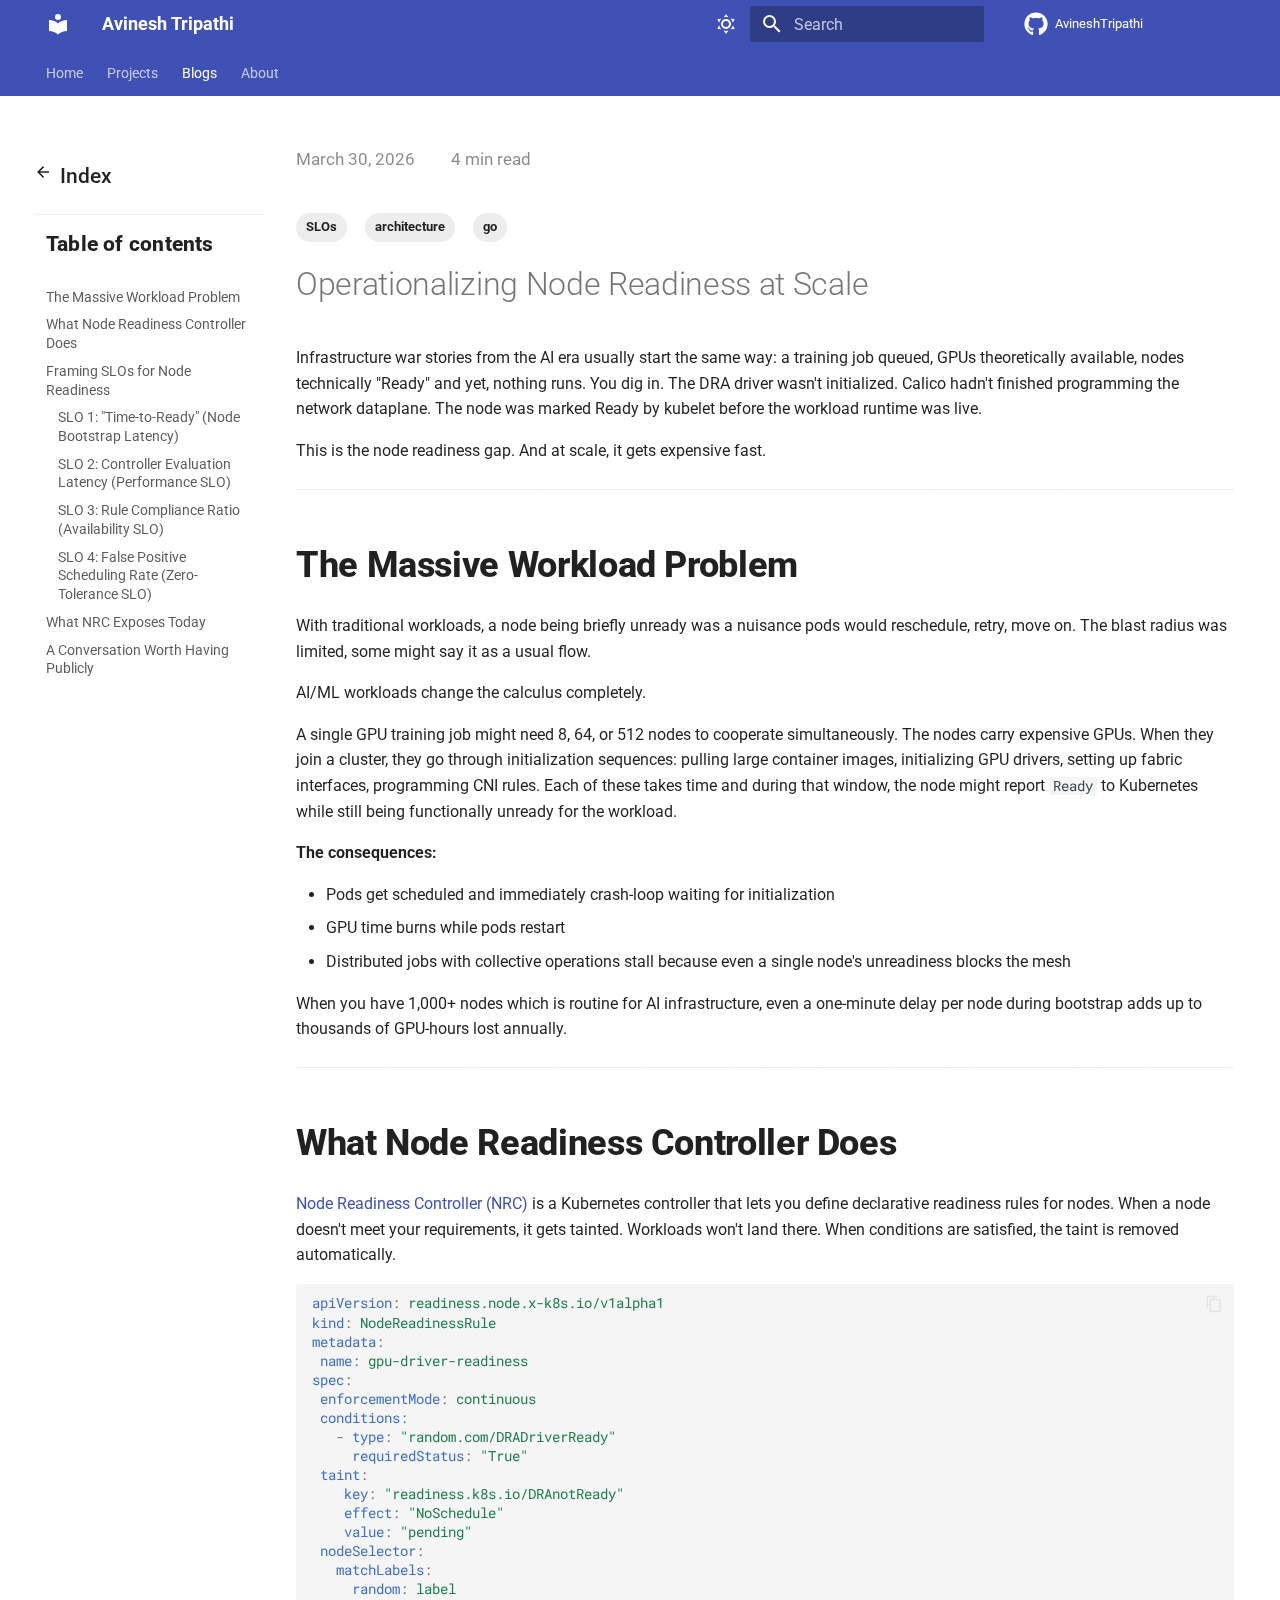
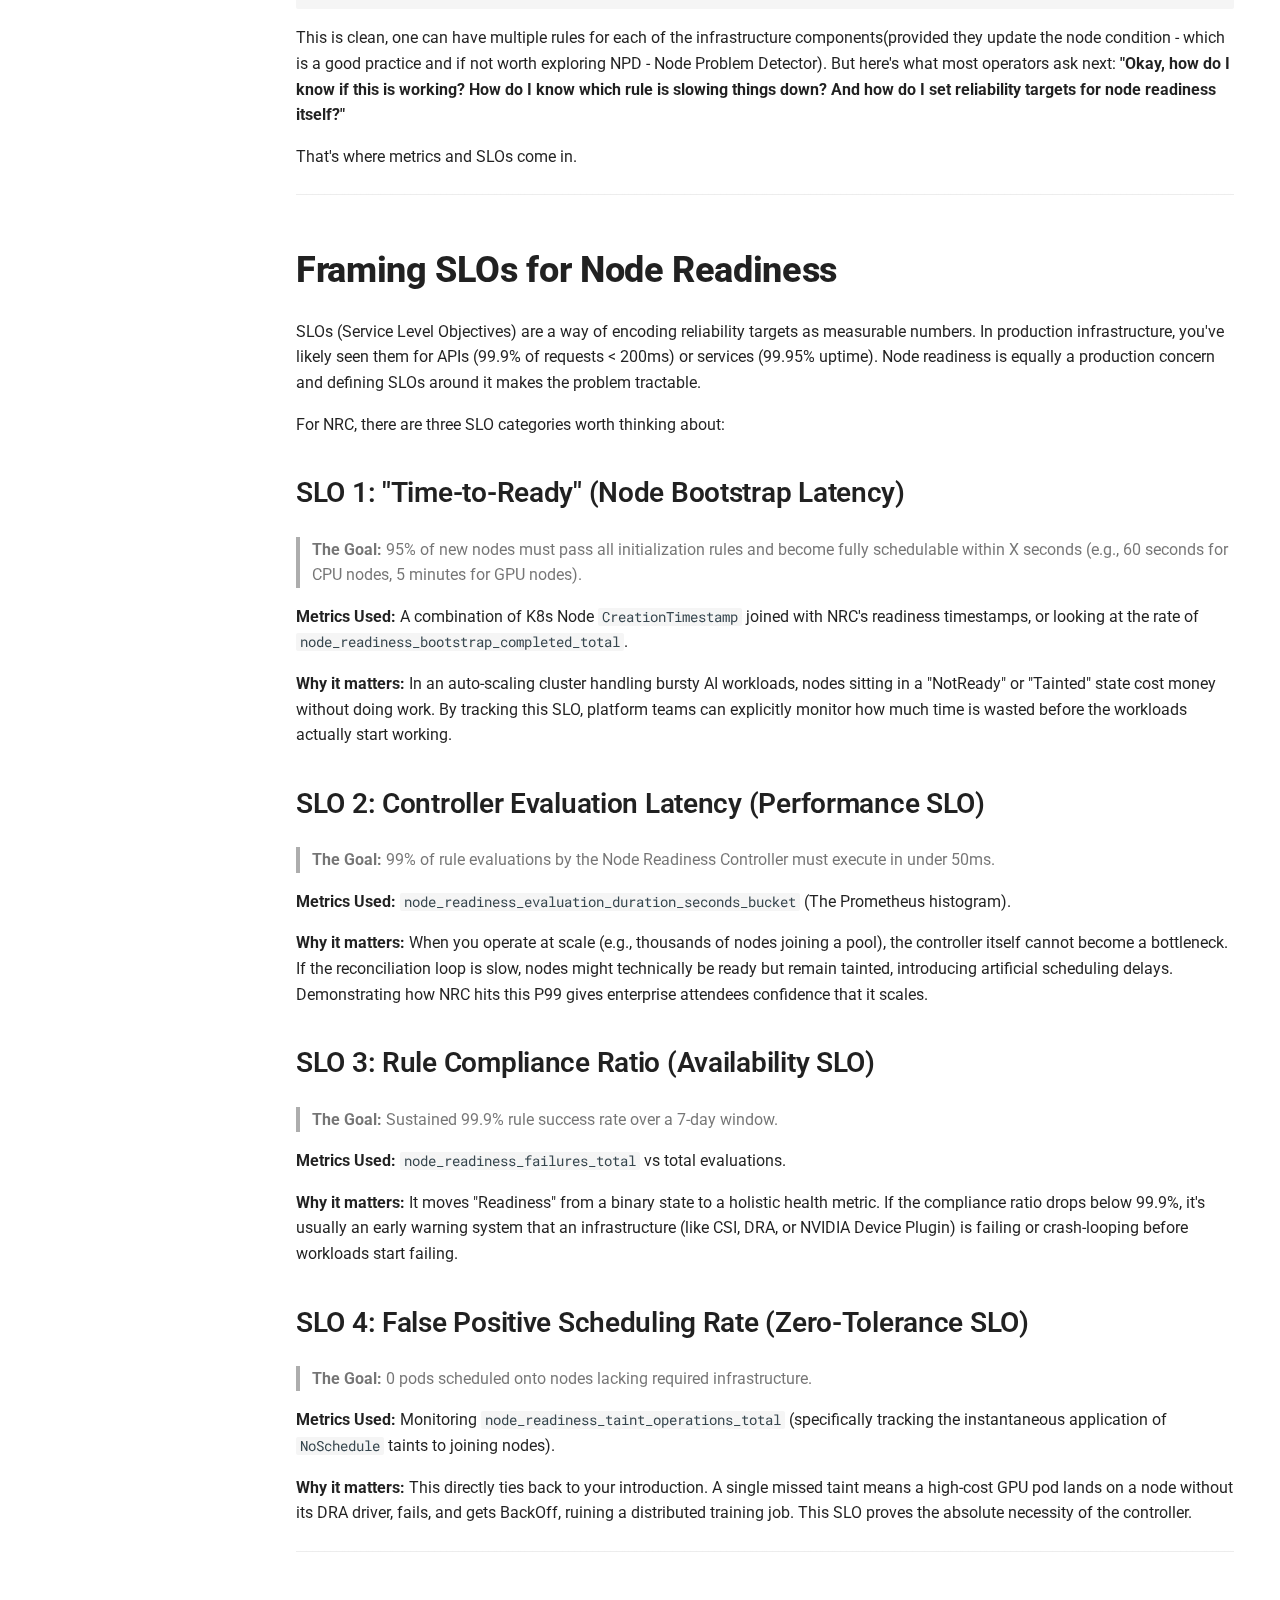
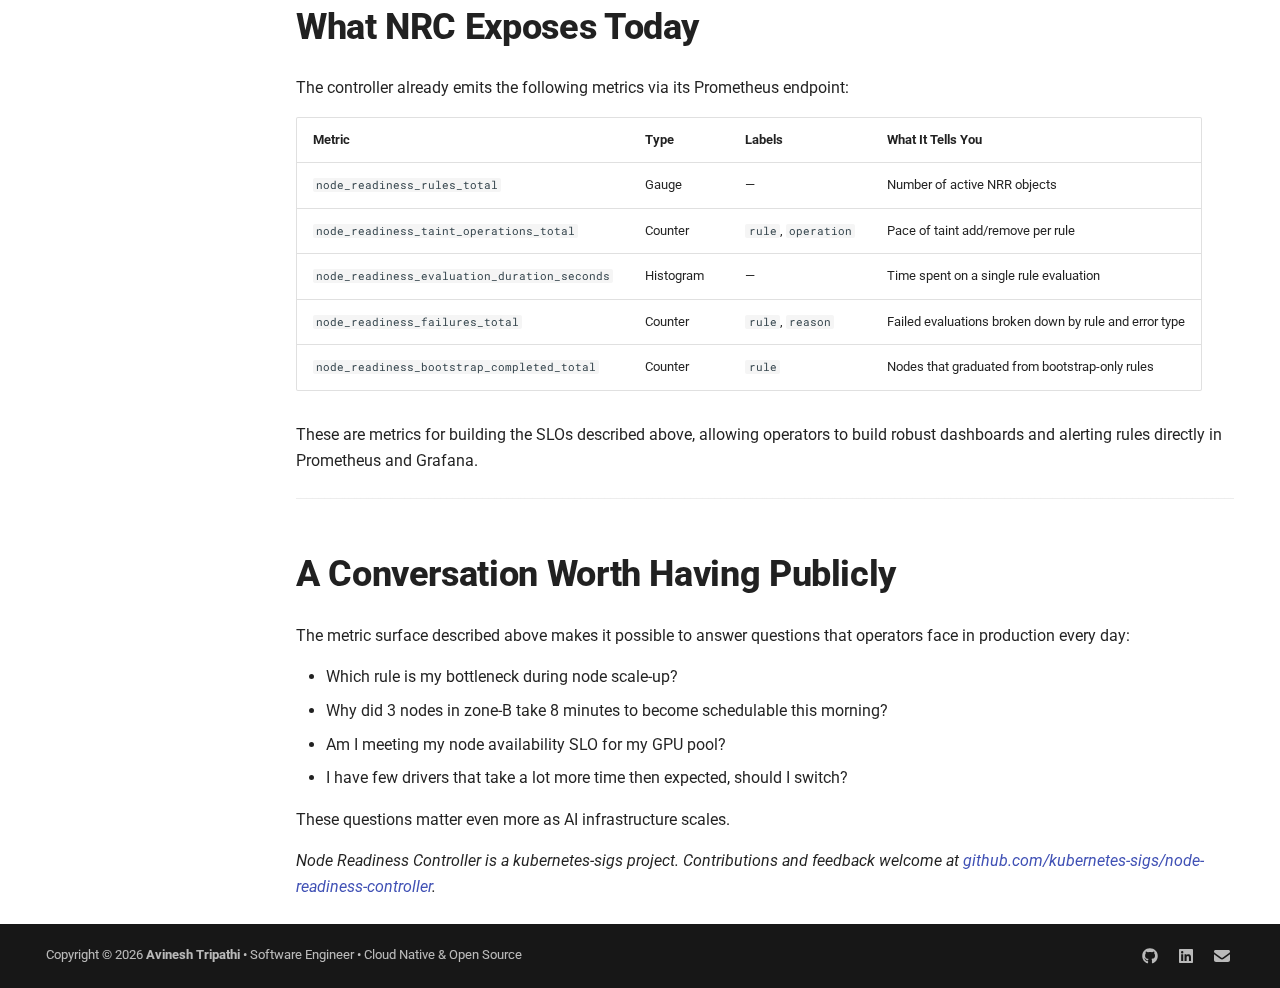
<file: blog/2026/03/30/operationalizing-node-readiness-at-scale/index.html>
<!doctype html>
<html lang="en" class="no-js">
  <head>
    
      <meta charset="utf-8">
      <meta name="viewport" content="width=device-width,initial-scale=1">
      
      
      
        <link rel="canonical" href="https://avinesh.dev/blog/2026/03/30/operationalizing-node-readiness-at-scale/">
      
      
        <link rel="prev" href="../../../02/21/the-ghost-in-the-machine-defeating-redirect-ssrf-in-go/">
      
      
      
        
      
      
        <link rel="alternate" type="application/rss+xml" title="RSS feed" href="../../../../../feed_rss_created.xml">
        <link rel="alternate" type="application/rss+xml" title="RSS feed of updated content" href="../../../../../feed_rss_updated.xml">
      
      <link rel="icon" href="../../../../../assets/images/favicon.png">
      <meta name="generator" content="mkdocs-1.6.1, mkdocs-material-9.7.6">
    
    
      
        <title>Operationalizing Node Readiness at Scale - Avinesh Tripathi</title>
      
    
    
      <link rel="stylesheet" href="../../../../../assets/stylesheets/main.484c7ddc.min.css">
      
        
        <link rel="stylesheet" href="../../../../../assets/stylesheets/palette.ab4e12ef.min.css">
      
      


    
    
      
    
    
      
        
        
        <link rel="preconnect" href="https://fonts.gstatic.com" crossorigin>
        <link rel="stylesheet" href="https://fonts.googleapis.com/css?family=Roboto:300,300i,400,400i,700,700i%7CRoboto+Mono:400,400i,700,700i&display=fallback">
        <style>:root{--md-text-font:"Roboto";--md-code-font:"Roboto Mono"}</style>
      
    
    
      <link rel="stylesheet" href="../../../../../stylesheets/extra.css">
    
    <script>__md_scope=new URL("../../../../..",location),__md_hash=e=>[...e].reduce(((e,_)=>(e<<5)-e+_.charCodeAt(0)),0),__md_get=(e,_=localStorage,t=__md_scope)=>JSON.parse(_.getItem(t.pathname+"."+e)),__md_set=(e,_,t=localStorage,a=__md_scope)=>{try{t.setItem(a.pathname+"."+e,JSON.stringify(_))}catch(e){}}</script>
    
      
  


  
  

<script id="__analytics">function __md_analytics(){function e(){dataLayer.push(arguments)}window.dataLayer=window.dataLayer||[],e("js",new Date),e("config",""),document.addEventListener("DOMContentLoaded",(function(){document.forms.search&&document.forms.search.query.addEventListener("blur",(function(){this.value&&e("event","search",{search_term:this.value})}));document$.subscribe((function(){var t=document.forms.feedback;if(void 0!==t)for(var a of t.querySelectorAll("[type=submit]"))a.addEventListener("click",(function(a){a.preventDefault();var n=document.location.pathname,d=this.getAttribute("data-md-value");e("event","feedback",{page:n,data:d}),t.firstElementChild.disabled=!0;var r=t.querySelector(".md-feedback__note [data-md-value='"+d+"']");r&&(r.hidden=!1)})),t.hidden=!1})),location$.subscribe((function(t){e("config","",{page_path:t.pathname})}))}));var t=document.createElement("script");t.async=!0,t.src="https://www.googletagmanager.com/gtag/js?id=",document.getElementById("__analytics").insertAdjacentElement("afterEnd",t)}</script>
  
    <script>"undefined"!=typeof __md_analytics&&__md_analytics()</script>
  

    
    
  </head>
  
  
    
    
      
    
    
    
    
    <body dir="ltr" data-md-color-scheme="default" data-md-color-primary="indigo" data-md-color-accent="indigo">
  
    
    <input class="md-toggle" data-md-toggle="drawer" type="checkbox" id="__drawer" autocomplete="off">
    <input class="md-toggle" data-md-toggle="search" type="checkbox" id="__search" autocomplete="off">
    <label class="md-overlay" for="__drawer"></label>
    <div data-md-component="skip">
      
        
        <a href="#operationalizing-node-readiness-at-scale" class="md-skip">
          Skip to content
        </a>
      
    </div>
    <div data-md-component="announce">
      
    </div>
    
    
      

<header class="md-header" data-md-component="header">
  <nav class="md-header__inner md-grid" aria-label="Header">
    <a href="../../../../.." title="Avinesh Tripathi" class="md-header__button md-logo" aria-label="Avinesh Tripathi" data-md-component="logo">
      
  
  <svg xmlns="http://www.w3.org/2000/svg" viewBox="0 0 24 24"><path d="M12 8a3 3 0 0 0 3-3 3 3 0 0 0-3-3 3 3 0 0 0-3 3 3 3 0 0 0 3 3m0 3.54C9.64 9.35 6.5 8 3 8v11c3.5 0 6.64 1.35 9 3.54 2.36-2.19 5.5-3.54 9-3.54V8c-3.5 0-6.64 1.35-9 3.54"/></svg>

    </a>
    <label class="md-header__button md-icon" for="__drawer">
      
      <svg xmlns="http://www.w3.org/2000/svg" viewBox="0 0 24 24"><path d="M3 6h18v2H3zm0 5h18v2H3zm0 5h18v2H3z"/></svg>
    </label>
    <div class="md-header__title" data-md-component="header-title">
      <div class="md-header__ellipsis">
        <div class="md-header__topic">
          <span class="md-ellipsis">
            Avinesh Tripathi
          </span>
        </div>
        <div class="md-header__topic" data-md-component="header-topic">
          <span class="md-ellipsis">
            
              Operationalizing Node Readiness at Scale
            
          </span>
        </div>
      </div>
    </div>
    
      
        <form class="md-header__option" data-md-component="palette">
  
    
    
    
    <input class="md-option" data-md-color-media="(prefers-color-scheme: light)" data-md-color-scheme="default" data-md-color-primary="indigo" data-md-color-accent="indigo"  aria-label="Switch to dark mode"  type="radio" name="__palette" id="__palette_0">
    
      <label class="md-header__button md-icon" title="Switch to dark mode" for="__palette_1" hidden>
        <svg xmlns="http://www.w3.org/2000/svg" viewBox="0 0 24 24"><path d="M12 7a5 5 0 0 1 5 5 5 5 0 0 1-5 5 5 5 0 0 1-5-5 5 5 0 0 1 5-5m0 2a3 3 0 0 0-3 3 3 3 0 0 0 3 3 3 3 0 0 0 3-3 3 3 0 0 0-3-3m0-7 2.39 3.42C13.65 5.15 12.84 5 12 5s-1.65.15-2.39.42zM3.34 7l4.16-.35A7.2 7.2 0 0 0 5.94 8.5c-.44.74-.69 1.5-.83 2.29zm.02 10 1.76-3.77a7.131 7.131 0 0 0 2.38 4.14zM20.65 7l-1.77 3.79a7.02 7.02 0 0 0-2.38-4.15zm-.01 10-4.14.36c.59-.51 1.12-1.14 1.54-1.86.42-.73.69-1.5.83-2.29zM12 22l-2.41-3.44c.74.27 1.55.44 2.41.44.82 0 1.63-.17 2.37-.44z"/></svg>
      </label>
    
  
    
    
    
    <input class="md-option" data-md-color-media="(prefers-color-scheme: dark)" data-md-color-scheme="slate" data-md-color-primary="indigo" data-md-color-accent="indigo"  aria-label="Switch to light mode"  type="radio" name="__palette" id="__palette_1">
    
      <label class="md-header__button md-icon" title="Switch to light mode" for="__palette_0" hidden>
        <svg xmlns="http://www.w3.org/2000/svg" viewBox="0 0 24 24"><path d="m17.75 4.09-2.53 1.94.91 3.06-2.63-1.81-2.63 1.81.91-3.06-2.53-1.94L12.44 4l1.06-3 1.06 3zm3.5 6.91-1.64 1.25.59 1.98-1.7-1.17-1.7 1.17.59-1.98L15.75 11l2.06-.05L18.5 9l.69 1.95zm-2.28 4.95c.83-.08 1.72 1.1 1.19 1.85-.32.45-.66.87-1.08 1.27C15.17 23 8.84 23 4.94 19.07c-3.91-3.9-3.91-10.24 0-14.14.4-.4.82-.76 1.27-1.08.75-.53 1.93.36 1.85 1.19-.27 2.86.69 5.83 2.89 8.02a9.96 9.96 0 0 0 8.02 2.89m-1.64 2.02a12.08 12.08 0 0 1-7.8-3.47c-2.17-2.19-3.33-5-3.49-7.82-2.81 3.14-2.7 7.96.31 10.98 3.02 3.01 7.84 3.12 10.98.31"/></svg>
      </label>
    
  
</form>
      
    
    
      <script>var palette=__md_get("__palette");if(palette&&palette.color){if("(prefers-color-scheme)"===palette.color.media){var media=matchMedia("(prefers-color-scheme: light)"),input=document.querySelector(media.matches?"[data-md-color-media='(prefers-color-scheme: light)']":"[data-md-color-media='(prefers-color-scheme: dark)']");palette.color.media=input.getAttribute("data-md-color-media"),palette.color.scheme=input.getAttribute("data-md-color-scheme"),palette.color.primary=input.getAttribute("data-md-color-primary"),palette.color.accent=input.getAttribute("data-md-color-accent")}for(var[key,value]of Object.entries(palette.color))document.body.setAttribute("data-md-color-"+key,value)}</script>
    
    
    
      
      
        <label class="md-header__button md-icon" for="__search">
          
          <svg xmlns="http://www.w3.org/2000/svg" viewBox="0 0 24 24"><path d="M9.5 3A6.5 6.5 0 0 1 16 9.5c0 1.61-.59 3.09-1.56 4.23l.27.27h.79l5 5-1.5 1.5-5-5v-.79l-.27-.27A6.52 6.52 0 0 1 9.5 16 6.5 6.5 0 0 1 3 9.5 6.5 6.5 0 0 1 9.5 3m0 2C7 5 5 7 5 9.5S7 14 9.5 14 14 12 14 9.5 12 5 9.5 5"/></svg>
        </label>
        <div class="md-search" data-md-component="search" role="dialog">
  <label class="md-search__overlay" for="__search"></label>
  <div class="md-search__inner" role="search">
    <form class="md-search__form" name="search">
      <input type="text" class="md-search__input" name="query" aria-label="Search" placeholder="Search" autocapitalize="off" autocorrect="off" autocomplete="off" spellcheck="false" data-md-component="search-query" required>
      <label class="md-search__icon md-icon" for="__search">
        
        <svg xmlns="http://www.w3.org/2000/svg" viewBox="0 0 24 24"><path d="M9.5 3A6.5 6.5 0 0 1 16 9.5c0 1.61-.59 3.09-1.56 4.23l.27.27h.79l5 5-1.5 1.5-5-5v-.79l-.27-.27A6.52 6.52 0 0 1 9.5 16 6.5 6.5 0 0 1 3 9.5 6.5 6.5 0 0 1 9.5 3m0 2C7 5 5 7 5 9.5S7 14 9.5 14 14 12 14 9.5 12 5 9.5 5"/></svg>
        
        <svg xmlns="http://www.w3.org/2000/svg" viewBox="0 0 24 24"><path d="M20 11v2H8l5.5 5.5-1.42 1.42L4.16 12l7.92-7.92L13.5 5.5 8 11z"/></svg>
      </label>
      <nav class="md-search__options" aria-label="Search">
        
        <button type="reset" class="md-search__icon md-icon" title="Clear" aria-label="Clear" tabindex="-1">
          
          <svg xmlns="http://www.w3.org/2000/svg" viewBox="0 0 24 24"><path d="M19 6.41 17.59 5 12 10.59 6.41 5 5 6.41 10.59 12 5 17.59 6.41 19 12 13.41 17.59 19 19 17.59 13.41 12z"/></svg>
        </button>
      </nav>
      
        <div class="md-search__suggest" data-md-component="search-suggest"></div>
      
    </form>
    <div class="md-search__output">
      <div class="md-search__scrollwrap" tabindex="0" data-md-scrollfix>
        <div class="md-search-result" data-md-component="search-result">
          <div class="md-search-result__meta">
            Initializing search
          </div>
          <ol class="md-search-result__list" role="presentation"></ol>
        </div>
      </div>
    </div>
  </div>
</div>
      
    
    
      <div class="md-header__source">
        <a href="https://github.com/AvineshTripathi/" title="Go to repository" class="md-source" data-md-component="source">
  <div class="md-source__icon md-icon">
    
    <svg xmlns="http://www.w3.org/2000/svg" viewBox="0 0 512 512"><!--! Font Awesome Free 7.1.0 by @fontawesome - https://fontawesome.com License - https://fontawesome.com/license/free (Icons: CC BY 4.0, Fonts: SIL OFL 1.1, Code: MIT License) Copyright 2025 Fonticons, Inc.--><path d="M173.9 397.4c0 2-2.3 3.6-5.2 3.6-3.3.3-5.6-1.3-5.6-3.6 0-2 2.3-3.6 5.2-3.6 3-.3 5.6 1.3 5.6 3.6m-31.1-4.5c-.7 2 1.3 4.3 4.3 4.9 2.6 1 5.6 0 6.2-2s-1.3-4.3-4.3-5.2c-2.6-.7-5.5.3-6.2 2.3m44.2-1.7c-2.9.7-4.9 2.6-4.6 4.9.3 2 2.9 3.3 5.9 2.6 2.9-.7 4.9-2.6 4.6-4.6-.3-1.9-3-3.2-5.9-2.9M252.8 8C114.1 8 8 113.3 8 252c0 110.9 69.8 205.8 169.5 239.2 12.8 2.3 17.3-5.6 17.3-12.1 0-6.2-.3-40.4-.3-61.4 0 0-70 15-84.7-29.8 0 0-11.4-29.1-27.8-36.6 0 0-22.9-15.7 1.6-15.4 0 0 24.9 2 38.6 25.8 21.9 38.6 58.6 27.5 72.9 20.9 2.3-16 8.8-27.1 16-33.7-55.9-6.2-112.3-14.3-112.3-110.5 0-27.5 7.6-41.3 23.6-58.9-2.6-6.5-11.1-33.3 2.6-67.9 20.9-6.5 69 27 69 27 20-5.6 41.5-8.5 62.8-8.5s42.8 2.9 62.8 8.5c0 0 48.1-33.6 69-27 13.7 34.7 5.2 61.4 2.6 67.9 16 17.7 25.8 31.5 25.8 58.9 0 96.5-58.9 104.2-114.8 110.5 9.2 7.9 17 22.9 17 46.4 0 33.7-.3 75.4-.3 83.6 0 6.5 4.6 14.4 17.3 12.1C436.2 457.8 504 362.9 504 252 504 113.3 391.5 8 252.8 8M105.2 352.9c-1.3 1-1 3.3.7 5.2 1.6 1.6 3.9 2.3 5.2 1 1.3-1 1-3.3-.7-5.2-1.6-1.6-3.9-2.3-5.2-1m-10.8-8.1c-.7 1.3.3 2.9 2.3 3.9 1.6 1 3.6.7 4.3-.7.7-1.3-.3-2.9-2.3-3.9-2-.6-3.6-.3-4.3.7m32.4 35.6c-1.6 1.3-1 4.3 1.3 6.2 2.3 2.3 5.2 2.6 6.5 1 1.3-1.3.7-4.3-1.3-6.2-2.2-2.3-5.2-2.6-6.5-1m-11.4-14.7c-1.6 1-1.6 3.6 0 5.9s4.3 3.3 5.6 2.3c1.6-1.3 1.6-3.9 0-6.2-1.4-2.3-4-3.3-5.6-2"/></svg>
  </div>
  <div class="md-source__repository">
    AvineshTripathi
  </div>
</a>
      </div>
    
  </nav>
  
</header>
    
    <div class="md-container" data-md-component="container">
      
      
        
          
            
<nav class="md-tabs" aria-label="Tabs" data-md-component="tabs">
  <div class="md-grid">
    <ul class="md-tabs__list">
      
        
  
  
  
  
    <li class="md-tabs__item">
      <a href="../../../../.." class="md-tabs__link">
        
  
  
    
  
  Home

      </a>
    </li>
  

      
        
  
  
  
  
    <li class="md-tabs__item">
      <a href="../../../../../projects/" class="md-tabs__link">
        
  
  
    
  
  Projects

      </a>
    </li>
  

      
        
  
  
  
    
  
  
    <li class="md-tabs__item md-tabs__item--active">
      <a href="../../../../" class="md-tabs__link">
        
  
  
    
  
  Blogs

      </a>
    </li>
  

      
        
  
  
  
  
    <li class="md-tabs__item">
      <a href="../../../../../about/" class="md-tabs__link">
        
  
  
    
  
  About

      </a>
    </li>
  

      
    </ul>
  </div>
</nav>
          
        
      
      <main class="md-main" data-md-component="main">
        <div class="md-main__inner md-grid">
          
            
              
                
              
              <div class="md-sidebar md-sidebar--primary" data-md-component="sidebar" data-md-type="navigation" hidden>
                <div class="md-sidebar__scrollwrap">
                  <div class="md-sidebar__inner">
                    


  


  

<nav class="md-nav md-nav--primary md-nav--lifted md-nav--integrated" aria-label="Navigation" data-md-level="0">
  <label class="md-nav__title" for="__drawer">
    <a href="../../../../.." title="Avinesh Tripathi" class="md-nav__button md-logo" aria-label="Avinesh Tripathi" data-md-component="logo">
      
  
  <svg xmlns="http://www.w3.org/2000/svg" viewBox="0 0 24 24"><path d="M12 8a3 3 0 0 0 3-3 3 3 0 0 0-3-3 3 3 0 0 0-3 3 3 3 0 0 0 3 3m0 3.54C9.64 9.35 6.5 8 3 8v11c3.5 0 6.64 1.35 9 3.54 2.36-2.19 5.5-3.54 9-3.54V8c-3.5 0-6.64 1.35-9 3.54"/></svg>

    </a>
    Avinesh Tripathi
  </label>
  
    <div class="md-nav__source">
      <a href="https://github.com/AvineshTripathi/" title="Go to repository" class="md-source" data-md-component="source">
  <div class="md-source__icon md-icon">
    
    <svg xmlns="http://www.w3.org/2000/svg" viewBox="0 0 512 512"><!--! Font Awesome Free 7.1.0 by @fontawesome - https://fontawesome.com License - https://fontawesome.com/license/free (Icons: CC BY 4.0, Fonts: SIL OFL 1.1, Code: MIT License) Copyright 2025 Fonticons, Inc.--><path d="M173.9 397.4c0 2-2.3 3.6-5.2 3.6-3.3.3-5.6-1.3-5.6-3.6 0-2 2.3-3.6 5.2-3.6 3-.3 5.6 1.3 5.6 3.6m-31.1-4.5c-.7 2 1.3 4.3 4.3 4.9 2.6 1 5.6 0 6.2-2s-1.3-4.3-4.3-5.2c-2.6-.7-5.5.3-6.2 2.3m44.2-1.7c-2.9.7-4.9 2.6-4.6 4.9.3 2 2.9 3.3 5.9 2.6 2.9-.7 4.9-2.6 4.6-4.6-.3-1.9-3-3.2-5.9-2.9M252.8 8C114.1 8 8 113.3 8 252c0 110.9 69.8 205.8 169.5 239.2 12.8 2.3 17.3-5.6 17.3-12.1 0-6.2-.3-40.4-.3-61.4 0 0-70 15-84.7-29.8 0 0-11.4-29.1-27.8-36.6 0 0-22.9-15.7 1.6-15.4 0 0 24.9 2 38.6 25.8 21.9 38.6 58.6 27.5 72.9 20.9 2.3-16 8.8-27.1 16-33.7-55.9-6.2-112.3-14.3-112.3-110.5 0-27.5 7.6-41.3 23.6-58.9-2.6-6.5-11.1-33.3 2.6-67.9 20.9-6.5 69 27 69 27 20-5.6 41.5-8.5 62.8-8.5s42.8 2.9 62.8 8.5c0 0 48.1-33.6 69-27 13.7 34.7 5.2 61.4 2.6 67.9 16 17.7 25.8 31.5 25.8 58.9 0 96.5-58.9 104.2-114.8 110.5 9.2 7.9 17 22.9 17 46.4 0 33.7-.3 75.4-.3 83.6 0 6.5 4.6 14.4 17.3 12.1C436.2 457.8 504 362.9 504 252 504 113.3 391.5 8 252.8 8M105.2 352.9c-1.3 1-1 3.3.7 5.2 1.6 1.6 3.9 2.3 5.2 1 1.3-1 1-3.3-.7-5.2-1.6-1.6-3.9-2.3-5.2-1m-10.8-8.1c-.7 1.3.3 2.9 2.3 3.9 1.6 1 3.6.7 4.3-.7.7-1.3-.3-2.9-2.3-3.9-2-.6-3.6-.3-4.3.7m32.4 35.6c-1.6 1.3-1 4.3 1.3 6.2 2.3 2.3 5.2 2.6 6.5 1 1.3-1.3.7-4.3-1.3-6.2-2.2-2.3-5.2-2.6-6.5-1m-11.4-14.7c-1.6 1-1.6 3.6 0 5.9s4.3 3.3 5.6 2.3c1.6-1.3 1.6-3.9 0-6.2-1.4-2.3-4-3.3-5.6-2"/></svg>
  </div>
  <div class="md-source__repository">
    AvineshTripathi
  </div>
</a>
    </div>
  
  <ul class="md-nav__list" data-md-scrollfix>
    
      
      
  
  
  
  
    <li class="md-nav__item">
      <a href="../../../../.." class="md-nav__link">
        
  
  
  <span class="md-ellipsis">
    
  
    Home
  

    
  </span>
  
  

      </a>
    </li>
  

    
      
      
  
  
  
  
    <li class="md-nav__item">
      <a href="../../../../../projects/" class="md-nav__link">
        
  
  
  <span class="md-ellipsis">
    
  
    Projects
  

    
  </span>
  
  

      </a>
    </li>
  

    
      
      
  
  
    
  
  
    
  
  
    <li class="md-nav__item md-nav__item--active">
      <a href="../../../../" class="md-nav__link">
        
  
  
  <span class="md-ellipsis">
    
  
    Blogs
  

    
  </span>
  
  

      </a>
    </li>
  

    
      
      
  
  
  
  
    <li class="md-nav__item">
      <a href="../../../../../about/" class="md-nav__link">
        
  
  
  <span class="md-ellipsis">
    
  
    About
  

    
  </span>
  
  

      </a>
    </li>
  

    
  </ul>
</nav>
                  </div>
                </div>
              </div>
            
            
          
          
<div class="md-content md-content--post" data-md-component="content">
    <div class="md-sidebar md-sidebar--post" data-md-component="sidebar" data-md-type="navigation">
        <div class="md-sidebar__scrollwrap">
            <div class="md-sidebar__inner md-post">
                <nav class="md-nav md-nav--primary">
                    <div class="md-post__back">
                        <a href="../../../../" class="md-nav__link md-post__back--small">
                            <svg xmlns="http://www.w3.org/2000/svg" viewBox="0 0 24 24"><path d="M20 11v2H8l5.5 5.5-1.42 1.42L4.16 12l7.92-7.92L13.5 5.5 8 11z"/></svg>
                            <span class="md-ellipsis">
                                Index
                            </span>
                        </a>
                    </div>

                    

                    

                    
                </nav>
                
                

<nav class="md-nav md-nav--secondary" aria-label="Table of contents">
  
  
  
    
  
  
    <label class="md-nav__title" for="__toc">
      <span class="md-nav__icon md-icon"></span>
      Table of contents
    </label>
    <ul class="md-nav__list" data-md-component="toc" data-md-scrollfix>
      
        <li class="md-nav__item">
  <a href="#the-massive-workload-problem" class="md-nav__link">
    <span class="md-ellipsis">
      
        The Massive Workload Problem
      
    </span>
  </a>
  
</li>
      
        <li class="md-nav__item">
  <a href="#what-node-readiness-controller-does" class="md-nav__link">
    <span class="md-ellipsis">
      
        What Node Readiness Controller Does
      
    </span>
  </a>
  
</li>
      
        <li class="md-nav__item">
  <a href="#framing-slos-for-node-readiness" class="md-nav__link">
    <span class="md-ellipsis">
      
        Framing SLOs for Node Readiness
      
    </span>
  </a>
  
    <nav class="md-nav" aria-label="Framing SLOs for Node Readiness">
      <ul class="md-nav__list">
        
          <li class="md-nav__item">
  <a href="#slo-1-time-to-ready-node-bootstrap-latency" class="md-nav__link">
    <span class="md-ellipsis">
      
        SLO 1: "Time-to-Ready" (Node Bootstrap Latency)
      
    </span>
  </a>
  
</li>
        
          <li class="md-nav__item">
  <a href="#slo-2-controller-evaluation-latency-performance-slo" class="md-nav__link">
    <span class="md-ellipsis">
      
        SLO 2: Controller Evaluation Latency (Performance SLO)
      
    </span>
  </a>
  
</li>
        
          <li class="md-nav__item">
  <a href="#slo-3-rule-compliance-ratio-availability-slo" class="md-nav__link">
    <span class="md-ellipsis">
      
        SLO 3: Rule Compliance Ratio (Availability SLO)
      
    </span>
  </a>
  
</li>
        
          <li class="md-nav__item">
  <a href="#slo-4-false-positive-scheduling-rate-zero-tolerance-slo" class="md-nav__link">
    <span class="md-ellipsis">
      
        SLO 4: False Positive Scheduling Rate (Zero-Tolerance SLO)
      
    </span>
  </a>
  
</li>
        
      </ul>
    </nav>
  
</li>
      
        <li class="md-nav__item">
  <a href="#what-nrc-exposes-today" class="md-nav__link">
    <span class="md-ellipsis">
      
        What NRC Exposes Today
      
    </span>
  </a>
  
</li>
      
        <li class="md-nav__item">
  <a href="#a-conversation-worth-having-publicly" class="md-nav__link">
    <span class="md-ellipsis">
      
        A Conversation Worth Having Publicly
      
    </span>
  </a>
  
</li>
      
    </ul>
  
</nav>
                
            </div>
        </div>
    </div>
    <article class="md-content__inner md-typeset">
        
        <div class="md-post__content-meta">
            <time datetime="2026-03-30 00:00:00+00:00">March 30, 2026</time>
            
            <span class="md-meta-separator">•</span>
            <span>
                
                
                4 min read
                
            </span>
            
        </div>

        
        
  


  <nav class="md-tags" >
    
      
      
      
      
        <span class="md-tag">SLOs</span>
      
    
      
      
      
      
        <span class="md-tag">architecture</span>
      
    
      
      
      
      
        <span class="md-tag">go</span>
      
    
  </nav>


  
  


<h1 id="operationalizing-node-readiness-at-scale">Operationalizing Node Readiness at Scale</h1>
<p>Infrastructure war stories from the AI era usually start the same way: a training job queued, GPUs theoretically available, nodes technically "Ready"  and yet, nothing runs. You dig in. The DRA driver wasn't initialized. Calico hadn't finished programming the network dataplane. The node was marked Ready by kubelet before the workload runtime was live.</p>
<p>This is the node readiness gap. And at scale, it gets expensive fast.</p>
<!-- more -->

<hr />
<h2 id="the-massive-workload-problem">The Massive Workload Problem</h2>
<p>With traditional workloads, a node being briefly unready was a nuisance pods would reschedule, retry, move on. The blast radius was limited, some might say it as a usual flow.</p>
<p>AI/ML workloads change the calculus completely.</p>
<p>A single GPU training job might need 8, 64, or 512 nodes to cooperate simultaneously. The nodes carry expensive GPUs. When they join a cluster, they go through initialization sequences: pulling large container images, initializing GPU drivers, setting up fabric interfaces, programming CNI rules. Each of these takes time and during that window, the node might report <code>Ready</code> to Kubernetes while still being functionally unready for the workload.</p>
<p><strong>The consequences:</strong></p>
<ul>
<li>Pods get scheduled and immediately crash-loop waiting for initialization</li>
<li>GPU time burns while pods restart</li>
<li>Distributed jobs with collective operations stall because even a single node's unreadiness blocks the mesh</li>
</ul>
<p>When you have 1,000+ nodes which is routine for AI infrastructure, even a one-minute delay per node during bootstrap adds up to thousands of GPU-hours lost annually.</p>
<hr />
<h2 id="what-node-readiness-controller-does">What Node Readiness Controller Does</h2>
<p><a href="https://github.com/kubernetes-sigs/node-readiness-controller">Node Readiness Controller (NRC)</a> is a Kubernetes controller that lets you define declarative readiness rules for nodes. When a node doesn't meet your requirements, it gets tainted. Workloads won't land there. When conditions are satisfied, the taint is removed automatically.</p>
<div class="highlight"><pre><span></span><code><a id="__codelineno-0-1" name="__codelineno-0-1" href="#__codelineno-0-1"></a><span class="nt">apiVersion</span><span class="p">:</span><span class="w"> </span><span class="l l-Scalar l-Scalar-Plain">readiness.node.x-k8s.io/v1alpha1</span>
<a id="__codelineno-0-2" name="__codelineno-0-2" href="#__codelineno-0-2"></a><span class="nt">kind</span><span class="p">:</span><span class="w"> </span><span class="l l-Scalar l-Scalar-Plain">NodeReadinessRule</span>
<a id="__codelineno-0-3" name="__codelineno-0-3" href="#__codelineno-0-3"></a><span class="nt">metadata</span><span class="p">:</span>
<a id="__codelineno-0-4" name="__codelineno-0-4" href="#__codelineno-0-4"></a><span class="w"> </span><span class="nt">name</span><span class="p">:</span><span class="w"> </span><span class="l l-Scalar l-Scalar-Plain">gpu-driver-readiness</span>
<a id="__codelineno-0-5" name="__codelineno-0-5" href="#__codelineno-0-5"></a><span class="nt">spec</span><span class="p">:</span>
<a id="__codelineno-0-6" name="__codelineno-0-6" href="#__codelineno-0-6"></a><span class="w"> </span><span class="nt">enforcementMode</span><span class="p">:</span><span class="w"> </span><span class="l l-Scalar l-Scalar-Plain">continuous</span>
<a id="__codelineno-0-7" name="__codelineno-0-7" href="#__codelineno-0-7"></a><span class="w"> </span><span class="nt">conditions</span><span class="p">:</span>
<a id="__codelineno-0-8" name="__codelineno-0-8" href="#__codelineno-0-8"></a><span class="w">   </span><span class="p p-Indicator">-</span><span class="w"> </span><span class="nt">type</span><span class="p">:</span><span class="w"> </span><span class="s">&quot;random.com/DRADriverReady&quot;</span>
<a id="__codelineno-0-9" name="__codelineno-0-9" href="#__codelineno-0-9"></a><span class="w">     </span><span class="nt">requiredStatus</span><span class="p">:</span><span class="w"> </span><span class="s">&quot;True&quot;</span>
<a id="__codelineno-0-10" name="__codelineno-0-10" href="#__codelineno-0-10"></a><span class="w"> </span><span class="nt">taint</span><span class="p">:</span>
<a id="__codelineno-0-11" name="__codelineno-0-11" href="#__codelineno-0-11"></a><span class="w">    </span><span class="nt">key</span><span class="p">:</span><span class="w"> </span><span class="s">&quot;readiness.k8s.io/DRAnotReady&quot;</span>
<a id="__codelineno-0-12" name="__codelineno-0-12" href="#__codelineno-0-12"></a><span class="w">    </span><span class="nt">effect</span><span class="p">:</span><span class="w"> </span><span class="s">&quot;NoSchedule&quot;</span>
<a id="__codelineno-0-13" name="__codelineno-0-13" href="#__codelineno-0-13"></a><span class="w">    </span><span class="nt">value</span><span class="p">:</span><span class="w"> </span><span class="s">&quot;pending&quot;</span>
<a id="__codelineno-0-14" name="__codelineno-0-14" href="#__codelineno-0-14"></a><span class="w"> </span><span class="nt">nodeSelector</span><span class="p">:</span>
<a id="__codelineno-0-15" name="__codelineno-0-15" href="#__codelineno-0-15"></a><span class="w">   </span><span class="nt">matchLabels</span><span class="p">:</span>
<a id="__codelineno-0-16" name="__codelineno-0-16" href="#__codelineno-0-16"></a><span class="w">     </span><span class="nt">random</span><span class="p">:</span><span class="w"> </span><span class="l l-Scalar l-Scalar-Plain">label</span><span class="w"> </span>
</code></pre></div>
<p>This is clean, one can have multiple rules for each of the infrastructure components(provided they update the node condition - which is a good practice and if not worth exploring NPD - Node Problem Detector). But here's what most operators ask next: <strong>"Okay, how do I know if this is working? How do I know which rule is slowing things down? And how do I set reliability targets for node readiness itself?"</strong></p>
<p>That's where metrics and SLOs come in.</p>
<hr />
<h2 id="framing-slos-for-node-readiness">Framing SLOs for Node Readiness</h2>
<p>SLOs (Service Level Objectives) are a way of encoding reliability targets as measurable numbers. In production infrastructure, you've likely seen them for APIs (99.9% of requests &lt; 200ms) or services (99.95% uptime). Node readiness is equally a production concern and defining SLOs around it makes the problem tractable.</p>
<p>For NRC, there are three SLO categories worth thinking about:</p>
<h3 id="slo-1-time-to-ready-node-bootstrap-latency">SLO 1: "Time-to-Ready" (Node Bootstrap Latency)</h3>
<blockquote>
<p><strong>The Goal:</strong> 95% of new nodes must pass all initialization rules and become fully schedulable within X seconds (e.g., 60 seconds for CPU nodes, 5 minutes for GPU nodes).</p>
</blockquote>
<p><strong>Metrics Used:</strong> A combination of K8s Node <code>CreationTimestamp</code> joined with NRC's readiness timestamps, or looking at the rate of <code>node_readiness_bootstrap_completed_total</code>.</p>
<p><strong>Why it matters:</strong> In an auto-scaling cluster handling bursty AI workloads, nodes sitting in a "NotReady" or "Tainted" state cost money without doing work. By tracking this SLO, platform teams can explicitly monitor how much time is wasted before the workloads actually start working.</p>
<h3 id="slo-2-controller-evaluation-latency-performance-slo">SLO 2: Controller Evaluation Latency (Performance SLO)</h3>
<blockquote>
<p><strong>The Goal:</strong> 99% of rule evaluations by the Node Readiness Controller must execute in under 50ms.</p>
</blockquote>
<p><strong>Metrics Used:</strong> <code>node_readiness_evaluation_duration_seconds_bucket</code> (The Prometheus histogram).</p>
<p><strong>Why it matters:</strong> When you operate at scale (e.g., thousands of nodes joining a pool), the controller itself cannot become a bottleneck. If the reconciliation loop is slow, nodes might technically be ready but remain tainted, introducing artificial scheduling delays. Demonstrating how NRC hits this P99 gives enterprise attendees confidence that it scales.</p>
<h3 id="slo-3-rule-compliance-ratio-availability-slo">SLO 3: Rule Compliance Ratio (Availability SLO)</h3>
<blockquote>
<p><strong>The Goal:</strong> Sustained 99.9% rule success rate over a 7-day window.</p>
</blockquote>
<p><strong>Metrics Used:</strong> <code>node_readiness_failures_total</code> vs total evaluations.</p>
<p><strong>Why it matters:</strong> It moves "Readiness" from a binary state to a holistic health metric. If the compliance ratio drops below 99.9%, it's usually an early warning system that an infrastructure (like CSI, DRA, or NVIDIA Device Plugin) is failing or crash-looping before workloads start failing.</p>
<h3 id="slo-4-false-positive-scheduling-rate-zero-tolerance-slo">SLO 4: False Positive Scheduling Rate (Zero-Tolerance SLO)</h3>
<blockquote>
<p><strong>The Goal:</strong> 0 pods scheduled onto nodes lacking required infrastructure.</p>
</blockquote>
<p><strong>Metrics Used:</strong> Monitoring <code>node_readiness_taint_operations_total</code> (specifically tracking the instantaneous application of <code>NoSchedule</code> taints to joining nodes).</p>
<p><strong>Why it matters:</strong> This directly ties back to your introduction. A single missed taint means a high-cost GPU pod lands on a node without its DRA driver, fails, and gets BackOff, ruining a distributed training job. This SLO proves the absolute necessity of the controller.</p>
<hr />
<h2 id="what-nrc-exposes-today">What NRC Exposes Today</h2>
<p>The controller already emits the following metrics via its Prometheus endpoint:</p>
<table>
<thead>
<tr>
<th>Metric</th>
<th>Type</th>
<th>Labels</th>
<th>What It Tells You</th>
</tr>
</thead>
<tbody>
<tr>
<td><code>node_readiness_rules_total</code></td>
<td>Gauge</td>
<td>—</td>
<td>Number of active NRR objects</td>
</tr>
<tr>
<td><code>node_readiness_taint_operations_total</code></td>
<td>Counter</td>
<td><code>rule</code>, <code>operation</code></td>
<td>Pace of taint add/remove per rule</td>
</tr>
<tr>
<td><code>node_readiness_evaluation_duration_seconds</code></td>
<td>Histogram</td>
<td>—</td>
<td>Time spent on a single rule evaluation</td>
</tr>
<tr>
<td><code>node_readiness_failures_total</code></td>
<td>Counter</td>
<td><code>rule</code>, <code>reason</code></td>
<td>Failed evaluations broken down by rule and error type</td>
</tr>
<tr>
<td><code>node_readiness_bootstrap_completed_total</code></td>
<td>Counter</td>
<td><code>rule</code></td>
<td>Nodes that graduated from bootstrap-only rules</td>
</tr>
</tbody>
</table>
<p>These are metrics for building the SLOs described above, allowing operators to build robust dashboards and alerting rules directly in Prometheus and Grafana.</p>
<hr />
<h2 id="a-conversation-worth-having-publicly">A Conversation Worth Having Publicly</h2>
<p>The metric surface described above makes it possible to answer questions that operators face in production every day:</p>
<ul>
<li>Which rule is my bottleneck during node scale-up?</li>
<li>Why did 3 nodes in zone-B take 8 minutes to become schedulable this morning?</li>
<li>Am I meeting my node availability SLO for my GPU pool?</li>
<li>I have few drivers that take a lot more time then expected, should I switch?</li>
</ul>
<p>These questions matter even more as AI infrastructure scales.</p>
<p><em>Node Readiness Controller is a kubernetes-sigs project. Contributions and feedback welcome at <a href="https://github.com/kubernetes-sigs/node-readiness-controller">github.com/kubernetes-sigs/node-readiness-controller</a>.</em></p>







  
  



  


  



        
    </article>
</div>

          
<script>var target=document.getElementById(location.hash.slice(1));target&&target.name&&(target.checked=target.name.startsWith("__tabbed_"))</script>
        </div>
        
          <button type="button" class="md-top md-icon" data-md-component="top" hidden>
  
  <svg xmlns="http://www.w3.org/2000/svg" viewBox="0 0 24 24"><path d="M13 20h-2V8l-5.5 5.5-1.42-1.42L12 4.16l7.92 7.92-1.42 1.42L13 8z"/></svg>
  Back to top
</button>
        
      </main>
      
        <footer class="md-footer">
  
  <div class="md-footer-meta md-typeset">
    <div class="md-footer-meta__inner md-grid">
      <div class="md-copyright">
  
    <div class="md-copyright__highlight">
      Copyright &copy; 2026 <strong>Avinesh Tripathi</strong> &bull;  Software Engineer &bull; Cloud Native & Open Source
    </div>
  
  
</div>
      
        
<div class="md-social">
  
    
    
    
    
      
      
    
    <a href="https://github.com/AvineshTripathi" target="_blank" rel="noopener" title="github.com" class="md-social__link">
      <svg xmlns="http://www.w3.org/2000/svg" viewBox="0 0 512 512"><!--! Font Awesome Free 7.1.0 by @fontawesome - https://fontawesome.com License - https://fontawesome.com/license/free (Icons: CC BY 4.0, Fonts: SIL OFL 1.1, Code: MIT License) Copyright 2025 Fonticons, Inc.--><path d="M173.9 397.4c0 2-2.3 3.6-5.2 3.6-3.3.3-5.6-1.3-5.6-3.6 0-2 2.3-3.6 5.2-3.6 3-.3 5.6 1.3 5.6 3.6m-31.1-4.5c-.7 2 1.3 4.3 4.3 4.9 2.6 1 5.6 0 6.2-2s-1.3-4.3-4.3-5.2c-2.6-.7-5.5.3-6.2 2.3m44.2-1.7c-2.9.7-4.9 2.6-4.6 4.9.3 2 2.9 3.3 5.9 2.6 2.9-.7 4.9-2.6 4.6-4.6-.3-1.9-3-3.2-5.9-2.9M252.8 8C114.1 8 8 113.3 8 252c0 110.9 69.8 205.8 169.5 239.2 12.8 2.3 17.3-5.6 17.3-12.1 0-6.2-.3-40.4-.3-61.4 0 0-70 15-84.7-29.8 0 0-11.4-29.1-27.8-36.6 0 0-22.9-15.7 1.6-15.4 0 0 24.9 2 38.6 25.8 21.9 38.6 58.6 27.5 72.9 20.9 2.3-16 8.8-27.1 16-33.7-55.9-6.2-112.3-14.3-112.3-110.5 0-27.5 7.6-41.3 23.6-58.9-2.6-6.5-11.1-33.3 2.6-67.9 20.9-6.5 69 27 69 27 20-5.6 41.5-8.5 62.8-8.5s42.8 2.9 62.8 8.5c0 0 48.1-33.6 69-27 13.7 34.7 5.2 61.4 2.6 67.9 16 17.7 25.8 31.5 25.8 58.9 0 96.5-58.9 104.2-114.8 110.5 9.2 7.9 17 22.9 17 46.4 0 33.7-.3 75.4-.3 83.6 0 6.5 4.6 14.4 17.3 12.1C436.2 457.8 504 362.9 504 252 504 113.3 391.5 8 252.8 8M105.2 352.9c-1.3 1-1 3.3.7 5.2 1.6 1.6 3.9 2.3 5.2 1 1.3-1 1-3.3-.7-5.2-1.6-1.6-3.9-2.3-5.2-1m-10.8-8.1c-.7 1.3.3 2.9 2.3 3.9 1.6 1 3.6.7 4.3-.7.7-1.3-.3-2.9-2.3-3.9-2-.6-3.6-.3-4.3.7m32.4 35.6c-1.6 1.3-1 4.3 1.3 6.2 2.3 2.3 5.2 2.6 6.5 1 1.3-1.3.7-4.3-1.3-6.2-2.2-2.3-5.2-2.6-6.5-1m-11.4-14.7c-1.6 1-1.6 3.6 0 5.9s4.3 3.3 5.6 2.3c1.6-1.3 1.6-3.9 0-6.2-1.4-2.3-4-3.3-5.6-2"/></svg>
    </a>
  
    
    
    
    
      
      
    
    <a href="https://www.linkedin.com/in/avineshtripathi/" target="_blank" rel="noopener" title="www.linkedin.com" class="md-social__link">
      <svg xmlns="http://www.w3.org/2000/svg" viewBox="0 0 448 512"><!--! Font Awesome Free 7.1.0 by @fontawesome - https://fontawesome.com License - https://fontawesome.com/license/free (Icons: CC BY 4.0, Fonts: SIL OFL 1.1, Code: MIT License) Copyright 2025 Fonticons, Inc.--><path d="M416 32H31.9C14.3 32 0 46.5 0 64.3v383.4C0 465.5 14.3 480 31.9 480H416c17.6 0 32-14.5 32-32.3V64.3c0-17.8-14.4-32.3-32-32.3M135.4 416H69V202.2h66.5V416zM102.2 96a38.5 38.5 0 1 1 0 77 38.5 38.5 0 1 1 0-77m282.1 320h-66.4V312c0-24.8-.5-56.7-34.5-56.7-34.6 0-39.9 27-39.9 54.9V416h-66.4V202.2h63.7v29.2h.9c8.9-16.8 30.6-34.5 62.9-34.5 67.2 0 79.7 44.3 79.7 101.9z"/></svg>
    </a>
  
    
    
    
    
    <a href="mailto:work.avinesh@gmail.com" target="_blank" rel="noopener" title="" class="md-social__link">
      <svg xmlns="http://www.w3.org/2000/svg" viewBox="0 0 512 512"><!--! Font Awesome Free 7.1.0 by @fontawesome - https://fontawesome.com License - https://fontawesome.com/license/free (Icons: CC BY 4.0, Fonts: SIL OFL 1.1, Code: MIT License) Copyright 2025 Fonticons, Inc.--><path d="M48 64C21.5 64 0 85.5 0 112c0 15.1 7.1 29.3 19.2 38.4l208 156a48 48 0 0 0 57.6 0l208-156c12.1-9.1 19.2-23.3 19.2-38.4 0-26.5-21.5-48-48-48zM0 196v188c0 35.3 28.7 64 64 64h384c35.3 0 64-28.7 64-64V196L313.6 344.8c-34.1 25.6-81.1 25.6-115.2 0z"/></svg>
    </a>
  
</div>
      
    </div>
  </div>
</footer>
      
    </div>
    <div class="md-dialog" data-md-component="dialog">
      <div class="md-dialog__inner md-typeset"></div>
    </div>
    
    
    
      
      
      <script id="__config" type="application/json">{"annotate": null, "base": "../../../../..", "features": ["navigation.tabs", "navigation.sections", "navigation.top", "toc.follow", "toc.integrate", "search.suggest", "search.highlight", "content.code.copy", "content.code.annotate"], "search": "../../../../../assets/javascripts/workers/search.2c215733.min.js", "tags": null, "translations": {"clipboard.copied": "Copied to clipboard", "clipboard.copy": "Copy to clipboard", "search.result.more.one": "1 more on this page", "search.result.more.other": "# more on this page", "search.result.none": "No matching documents", "search.result.one": "1 matching document", "search.result.other": "# matching documents", "search.result.placeholder": "Type to start searching", "search.result.term.missing": "Missing", "select.version": "Select version"}, "version": null}</script>
    
    
      <script src="../../../../../assets/javascripts/bundle.79ae519e.min.js"></script>
      
    
  </body>
</html>
</file>
<file: stylesheets/extra.css>
:root {
  --md-primary-fg-color: #4f46e5;
  /* Indigo 600 */
  --md-primary-fg-color--light: #6366f1;
  --md-primary-fg-color--dark: #3730a3;
  --md-accent-fg-color: #10b981;
  /* Emerald 500 */

  /* Design Tokens */
  --glass-bg: rgba(255, 255, 255, 0.7);
  --glass-border: rgba(255, 255, 255, 0.3);
  --glass-shadow: 0 8px 32px 0 rgba(31, 38, 135, 0.07);
  --btn-shadow: 0 4px 14px 0 rgba(79, 70, 229, 0.39);
  --transition-smooth: all 0.3s cubic-bezier(0.4, 0, 0.2, 1);
}

[data-md-color-scheme="slate"] {
  --glass-bg: rgba(30, 41, 59, 0.7);
  --glass-border: rgba(255, 255, 255, 0.1);
  --glass-shadow: 0 8px 32px 0 rgba(0, 0, 0, 0.37);
}

/* Landing Page Customizations */
.md-content__button {
  display: none;
}

/* Page Titles (H1) Logic */
.md-typeset h1 {
  display: block;
  /* Show titles by default */
  margin-top: 0;
}

/* Hide titles specifically on Landing page where we use a custom Hero */
[data-md-color-nav-index="0"] .md-typeset h1,
.tx-hero~.md-typeset h1 {
  display: none;
}

.tx-hero {
  margin: 0 auto;
  max-width: 1000px;
  padding: 8rem 1.5rem;
  text-align: left;
  position: relative;
}

/* Vibrant mesh-like gradient background for hero */
.tx-hero::before {
  content: "";
  position: absolute;
  top: -100px;
  left: -10%;
  width: 40%;
  height: 300px;
  background: radial-gradient(circle, rgba(79, 70, 229, 0.15) 0%, transparent 70%);
  z-index: -1;
  filter: blur(40px);
}

.tx-hero h1 {
  font-size: clamp(2rem, 5vw, 3rem);
  font-weight: 800;
  line-height: 1.1;
  letter-spacing: -0.02em;
  margin-bottom: 1.5rem;
  color: var(--md-default-fg-color);
  display: block;
  background: linear-gradient(135deg, var(--md-default-fg-color) 30%, var(--md-primary-fg-color) 100%);
  -webkit-background-clip: text;
  background-clip: text;
  -webkit-text-fill-color: transparent;
}

.tx-hero p {
  font-size: clamp(0.95rem, 2vw, 1.1rem);
  color: var(--md-default-fg-color--light);
  margin-bottom: 2.5rem;
  line-height: 1.6;
  max-width: 750px;
  opacity: 0.9;
}

.tx-hero-buttons {
  display: flex;
  gap: 1.5rem;
  justify-content: flex-start;
  margin-top: 2rem;
  flex-wrap: wrap;
}

/* Premium Buttons */
.tx-hero-btn {
  display: inline-flex;
  align-items: center;
  padding: 0.85rem 2rem;
  border-radius: 50px;
  /* Modern rounded look */
  font-weight: 600;
  text-decoration: none;
  transition: var(--transition-smooth);
  font-size: 1.1rem;
  box-shadow: var(--glass-shadow);
}

.tx-hero-btn-primary {
  background: linear-gradient(135deg, #4f46e5 0%, #6366f1 100%);
  color: white !important;
  border: none;
  box-shadow: var(--btn-shadow);
}

.tx-hero-btn-primary:hover {
  transform: translateY(-3px) scale(1.02);
  box-shadow: 0 6px 20px rgba(79, 70, 229, 0.45);
  filter: brightness(1.1);
}

.tx-hero-btn-secondary {
  background: var(--glass-bg);
  backdrop-filter: blur(10px);
  -webkit-backdrop-filter: blur(10px);
  border: 1px solid var(--glass-border);
  color: var(--md-default-fg-color) !important;
}

.tx-hero-btn-secondary:hover {
  background: var(--glass-border);
  transform: translateY(-3px);
  border-color: var(--md-primary-fg-color);
  color: var(--md-primary-fg-color) !important;
}

.card-grid {
  display: grid;
  grid-template-columns: repeat(auto-fill, minmax(360px, 1fr));
  /* Increased minimum width for wider cards */
  gap: 2rem;
  /* Slightly more gap for wider cards */
  margin-top: 1rem;
}

.card {
  background: var(--glass-bg);
  backdrop-filter: blur(12px);
  -webkit-backdrop-filter: blur(12px);
  border: 1px solid var(--glass-border);
  border-radius: 12px;
  /* Slightly tighter corners */
  padding: 1.5rem;
  /* Reduced padding for compact feel */
  transition: var(--transition-smooth);
  box-shadow: var(--glass-shadow);
  display: flex;
  flex-direction: column;
}

.card:hover {
  transform: translateY(-8px);
  border-color: var(--md-primary-fg-color--light);
  box-shadow: 0 12px 40px rgba(0, 0, 0, 0.12);
}

.card h3 {
  margin-top: 0;
  margin-bottom: 0.5rem;
  font-weight: 700;
  color: var(--md-default-fg-color);
  font-size: 1.2rem;
  /* Larger card headings */
}

.card p {
  font-size: 0.9rem;
  /* Slightly smaller for better balance */
  color: var(--md-default-fg-color--light);
  margin-bottom: 1.25rem;
  line-height: 1.55;
  flex-grow: 1;
}

/* Tech stack styling in cards */
.card code,
.md-tag {
  font-size: 0.85rem;
  font-weight: 600;
  padding: 0.25rem 0.75rem;
  margin-right: 0.5rem;
  /* Added spacing between tags */
  margin-bottom: 0.5rem;
  /* Space for wrapping */
  display: inline-block;
  border-radius: 4px;
}

/* Typography refinements */
.md-typeset h2 {
  font-size: 1.8rem;
  font-weight: 800;
  margin-top: 2.5rem;
  letter-spacing: -0.01em;
}

.md-typeset h3 {
  font-size: 1.4rem;
  font-weight: 600;
  margin-top: 1.75rem;
}

/* Blog list improvements */
.md-post {
  margin-bottom: 3rem;
  padding-bottom: 3rem;
  border-bottom: 1px solid var(--glass-border);
}

.md-post:last-child {
  border-bottom: none;
}

.md-post__title {
  font-size: 0.85rem !important;
  font-weight: 700 !important;
  line-height: 1.4 !important;
}

.md-post__meta {
  font-size: 0.85rem;
  margin-bottom: 0.75rem;
  color: var(--md-default-fg-color--light);
}

.md-post__excerpt {
  font-size: 0.8rem;
  line-height: 1.6;
}

/* Individual Blog Post Layout Refinements */
.md-post__content-meta {
  font-size: 0.85rem;
  color: var(--md-default-fg-color--light);
  margin-bottom: 2rem;
  display: flex;
  align-items: center;
  gap: 0.75rem;
  opacity: 0.85;
}

.md-meta-separator {
  color: var(--glass-border);
}

.md-post__back--small .md-nav__link {
  font-size: 0.85rem !important;
  font-weight: 500 !important;
  color: var(--md-default-fg-color--light) !important;
  opacity: 0.8;
}

.md-post__back--small .md-nav__link:hover {
  opacity: 1;
  color: var(--md-primary-fg-color) !important;
}

.md-post__back--small svg {
  width: 0.9rem;
  height: 0.9rem;
}

/* About Hero Section */
.about-hero {
  margin-bottom: 3rem;
  padding: 1.5rem 0;
}

.about-hero__badge {
  display: inline-block;
  font-size: 1.1rem;
  font-weight: 700;
  color: var(--md-primary-fg-color);
  margin-bottom: 0.25rem;
}

.about-hero__location {
  font-size: 0.95rem;
  color: var(--md-default-fg-color--light);
  font-style: italic;
  margin-bottom: 1.25rem;
}

.about-hero__links {
  display: flex;
  align-items: center;
  gap: 0.75rem;
}

.about-hero__link {
  color: var(--md-default-fg-color) !important;
  font-weight: 500;
  font-size: 0.95rem;
  text-decoration: none;
  transition: var(--transition-smooth);
}

.about-hero__link:hover {
  color: var(--md-primary-fg-color) !important;
}

.about-hero__dot {
  color: var(--glass-border);
  font-size: 0.8rem;
}

/* Comment UI Container */
.giscus {
  margin-top: 4rem;
  padding: 2.5rem;
  background: var(--glass-bg);
  backdrop-filter: blur(10px);
  -webkit-backdrop-filter: blur(10px);
  border: 1px solid var(--glass-border);
  border-radius: 20px;
  box-shadow: var(--glass-shadow);
}

#I_kwDON_0Ogc4CnOf_ {
  margin-top: 2rem;
}

/* Section dividers */
hr {
  border: 0;
  height: 1px;
  background-image: linear-gradient(to right, transparent, var(--glass-border), transparent);
  margin: 4rem 0;
}

/* 404 Page improvements */
.tx-404 {
  margin: 0 auto;
  max-width: 600px;
  padding: 10rem 1.5rem;
  text-align: center;
}

.tx-404 h1 {
  font-size: clamp(5rem, 15vw, 8rem);
  font-weight: 900;
  letter-spacing: -0.05em;
  background: linear-gradient(135deg, var(--md-primary-fg-color) 0%, var(--md-accent-fg-color) 100%);
  -webkit-background-clip: text;
  background-clip: text;
  -webkit-text-fill-color: transparent;
  margin-bottom: 1rem;
}

/* Sidebar Navigation Refinements */
.md-nav__title {
  font-size: 1.05rem;
  font-weight: 800 !important;
  letter-spacing: 0.01em;
  text-transform: none;
  color: var(--md-default-fg-color) !important;
  margin-bottom: 1rem;
  padding-bottom: 0.5rem;
}

/* Specific cleanup for blog post sidebar navigation header */
.md-sidebar--post .md-nav--primary .md-nav__title {
  border-bottom: none;
  padding-bottom: 0;
  margin-bottom: 0.5rem;
}

.md-nav__link {
  font-size: 1.05rem;
  font-weight: 500;
  transition: var(--transition-smooth);
}

.md-nav__link--active {
  font-weight: 700;
  color: var(--md-primary-fg-color) !important;
}

/* Nested TOC items in sidebar (e.g. About section sub-headings) */
.md-nav--secondary .md-nav__link,
.md-nav[data-md-level="2"] .md-nav__link {
  font-size: 0.72rem !important;
  font-weight: 400;
  opacity: 0.75;
  line-height: 1.3;
}
</file>
<file: css/timeago.css>
/*
 timeago output is dynamic, which breaks when you print a page.

 This CSS is only included when type: timeago
 and ensures fallback to type "iso_date" when printing.

 */

.git-revision-date-localized-plugin-iso_date { display: none }

@media print {
    .git-revision-date-localized-plugin-iso_date { display: inline }
    .git-revision-date-localized-plugin-timeago { display: none }
}
</file>
<file: assets/stylesheets/main.484c7ddc.min.css>
@charset "UTF-8";html{-webkit-text-size-adjust:none;-moz-text-size-adjust:none;text-size-adjust:none;box-sizing:border-box}*,:after,:before{box-sizing:inherit}@media (prefers-reduced-motion){*,:after,:before{transition:none!important}}body{margin:0}a,button,input,label{-webkit-tap-highlight-color:transparent}a{color:inherit;text-decoration:none}hr{border:0;box-sizing:initial;display:block;height:.05rem;overflow:visible;padding:0}small{font-size:80%}sub,sup{line-height:1em}img{border-style:none}table{border-collapse:initial;border-spacing:0}td,th{font-weight:400;vertical-align:top}button{background:#0000;border:0;font-family:inherit;font-size:inherit;margin:0;padding:0}input{border:0;outline:none}:root{--md-primary-fg-color:#4051b5;--md-primary-fg-color--light:#5d6cc0;--md-primary-fg-color--dark:#303fa1;--md-primary-bg-color:#fff;--md-primary-bg-color--light:#ffffffb3;--md-accent-fg-color:#526cfe;--md-accent-fg-color--transparent:#526cfe1a;--md-accent-bg-color:#fff;--md-accent-bg-color--light:#ffffffb3}[data-md-color-scheme=default]{color-scheme:light}[data-md-color-scheme=default] img[src$="#gh-dark-mode-only"],[data-md-color-scheme=default] img[src$="#only-dark"]{display:none}:root,[data-md-color-scheme=default]{--md-hue:225deg;--md-default-fg-color:#000000de;--md-default-fg-color--light:#0000008a;--md-default-fg-color--lighter:#00000052;--md-default-fg-color--lightest:#00000012;--md-default-bg-color:#fff;--md-default-bg-color--light:#ffffffb3;--md-default-bg-color--lighter:#ffffff4d;--md-default-bg-color--lightest:#ffffff1f;--md-code-fg-color:#36464e;--md-code-bg-color:#f5f5f5;--md-code-bg-color--light:#f5f5f5b3;--md-code-bg-color--lighter:#f5f5f54d;--md-code-hl-color:#4287ff;--md-code-hl-color--light:#4287ff1a;--md-code-hl-number-color:#d52a2a;--md-code-hl-special-color:#db1457;--md-code-hl-function-color:#a846b9;--md-code-hl-constant-color:#6e59d9;--md-code-hl-keyword-color:#3f6ec6;--md-code-hl-string-color:#1c7d4d;--md-code-hl-name-color:var(--md-code-fg-color);--md-code-hl-operator-color:var(--md-default-fg-color--light);--md-code-hl-punctuation-color:var(--md-default-fg-color--light);--md-code-hl-comment-color:var(--md-default-fg-color--light);--md-code-hl-generic-color:var(--md-default-fg-color--light);--md-code-hl-variable-color:var(--md-default-fg-color--light);--md-typeset-color:var(--md-default-fg-color);--md-typeset-a-color:var(--md-primary-fg-color);--md-typeset-del-color:#f5503d26;--md-typeset-ins-color:#0bd57026;--md-typeset-kbd-color:#fafafa;--md-typeset-kbd-accent-color:#fff;--md-typeset-kbd-border-color:#b8b8b8;--md-typeset-mark-color:#ffff0080;--md-typeset-table-color:#0000001f;--md-typeset-table-color--light:rgba(0,0,0,.035);--md-admonition-fg-color:var(--md-default-fg-color);--md-admonition-bg-color:var(--md-default-bg-color);--md-warning-fg-color:#000000de;--md-warning-bg-color:#ff9;--md-footer-fg-color:#fff;--md-footer-fg-color--light:#ffffffb3;--md-footer-fg-color--lighter:#ffffff73;--md-footer-bg-color:#000000de;--md-footer-bg-color--dark:#00000052;--md-shadow-z1:0 0.2rem 0.5rem #0000000d,0 0 0.05rem #0000001a;--md-shadow-z2:0 0.2rem 0.5rem #0000001a,0 0 0.05rem #00000040;--md-shadow-z3:0 0.2rem 0.5rem #0003,0 0 0.05rem #00000059}.md-icon svg{fill:currentcolor;display:block;height:1.2rem;width:1.2rem}body{-webkit-font-smoothing:antialiased;-moz-osx-font-smoothing:grayscale;--md-text-font-family:var(--md-text-font,_),-apple-system,BlinkMacSystemFont,Helvetica,Arial,sans-serif;--md-code-font-family:var(--md-code-font,_),SFMono-Regular,Consolas,Menlo,monospace}aside,body,input{font-feature-settings:"kern","liga";color:var(--md-typeset-color);font-family:var(--md-text-font-family)}code,kbd,pre{font-feature-settings:"kern";font-family:var(--md-code-font-family)}:root{--md-typeset-table-sort-icon:url('data:image/svg+xml;charset=utf-8,<svg xmlns="http://www.w3.org/2000/svg" viewBox="0 0 24 24"><path d="m18 21-4-4h3V7h-3l4-4 4 4h-3v10h3M2 19v-2h10v2M2 13v-2h7v2M2 7V5h4v2z"/></svg>');--md-typeset-table-sort-icon--asc:url('data:image/svg+xml;charset=utf-8,<svg xmlns="http://www.w3.org/2000/svg" viewBox="0 0 24 24"><path d="M19 17h3l-4 4-4-4h3V3h2M2 17h10v2H2M6 5v2H2V5m0 6h7v2H2z"/></svg>');--md-typeset-table-sort-icon--desc:url('data:image/svg+xml;charset=utf-8,<svg xmlns="http://www.w3.org/2000/svg" viewBox="0 0 24 24"><path d="M19 7h3l-4-4-4 4h3v14h2M2 17h10v2H2M6 5v2H2V5m0 6h7v2H2z"/></svg>')}.md-typeset{-webkit-print-color-adjust:exact;color-adjust:exact;font-size:.8rem;line-height:1.6;overflow-wrap:break-word}@media print{.md-typeset{font-size:.68rem}}.md-typeset blockquote,.md-typeset dl,.md-typeset figure,.md-typeset ol,.md-typeset pre,.md-typeset ul{margin-bottom:1em;margin-top:1em}.md-typeset h1{color:var(--md-default-fg-color--light);font-size:2em;line-height:1.3;margin:0 0 1.25em}.md-typeset h1,.md-typeset h2{font-weight:300;letter-spacing:-.01em}.md-typeset h2{font-size:1.5625em;line-height:1.4;margin:1.6em 0 .64em}.md-typeset h3{font-size:1.25em;font-weight:400;letter-spacing:-.01em;line-height:1.5;margin:1.6em 0 .8em}.md-typeset h2+h3{margin-top:.8em}.md-typeset h4{font-weight:700;letter-spacing:-.01em;margin:1em 0}.md-typeset h5,.md-typeset h6{color:var(--md-default-fg-color--light);font-size:.8em;font-weight:700;letter-spacing:-.01em;margin:1.25em 0}.md-typeset h5{text-transform:uppercase}.md-typeset h5 code{text-transform:none}.md-typeset hr{border-bottom:.05rem solid var(--md-default-fg-color--lightest);display:flow-root;margin:1.5em 0}.md-typeset a{color:var(--md-typeset-a-color);word-break:break-word}.md-typeset a,.md-typeset a:before{transition:color 125ms}.md-typeset a:focus,.md-typeset a:hover{color:var(--md-accent-fg-color)}.md-typeset a:focus code,.md-typeset a:hover code{background-color:var(--md-accent-fg-color--transparent);color:var(--md-accent-fg-color)}.md-typeset a code{color:var(--md-typeset-a-color)}.md-typeset a.focus-visible{outline-color:var(--md-accent-fg-color);outline-offset:.2rem}.md-typeset code,.md-typeset kbd,.md-typeset pre{color:var(--md-code-fg-color);direction:ltr;font-variant-ligatures:none;transition:background-color 125ms}@media print{.md-typeset code,.md-typeset kbd,.md-typeset pre{white-space:pre-wrap}}.md-typeset code{background-color:var(--md-code-bg-color);border-radius:.1rem;-webkit-box-decoration-break:clone;box-decoration-break:clone;font-size:.85em;padding:0 .2941176471em;transition:color 125ms,background-color 125ms;word-break:break-word}.md-typeset code:not(.focus-visible){-webkit-tap-highlight-color:transparent;outline:none}.md-typeset pre{display:flow-root;line-height:1.4;position:relative}.md-typeset pre>code{-webkit-box-decoration-break:slice;box-decoration-break:slice;box-shadow:none;display:block;margin:0;outline-color:var(--md-accent-fg-color);overflow:auto;padding:.7720588235em 1.1764705882em;scrollbar-color:var(--md-default-fg-color--lighter) #0000;scrollbar-width:thin;touch-action:auto;word-break:normal}.md-typeset pre>code:hover{scrollbar-color:var(--md-accent-fg-color) #0000}.md-typeset pre>code::-webkit-scrollbar{height:.2rem;width:.2rem}.md-typeset pre>code::-webkit-scrollbar-thumb{background-color:var(--md-default-fg-color--lighter)}.md-typeset pre>code::-webkit-scrollbar-thumb:hover{background-color:var(--md-accent-fg-color)}.md-typeset kbd{background-color:var(--md-typeset-kbd-color);border-radius:.1rem;box-shadow:0 .1rem 0 .05rem var(--md-typeset-kbd-border-color),0 .1rem 0 var(--md-typeset-kbd-border-color),0 -.1rem .2rem var(--md-typeset-kbd-accent-color) inset;color:var(--md-default-fg-color);display:inline-block;font-size:.75em;padding:0 .6666666667em;vertical-align:text-top;word-break:break-word}.md-typeset mark{background-color:var(--md-typeset-mark-color);-webkit-box-decoration-break:clone;box-decoration-break:clone;color:inherit;word-break:break-word}.md-typeset abbr{cursor:help;text-decoration:none}.md-typeset [data-preview],.md-typeset abbr{border-bottom:.05rem dotted var(--md-default-fg-color--light)}.md-typeset small{opacity:.75}[dir=ltr] .md-typeset sub,[dir=ltr] .md-typeset sup{margin-left:.078125em}[dir=rtl] .md-typeset sub,[dir=rtl] .md-typeset sup{margin-right:.078125em}[dir=ltr] .md-typeset blockquote{padding-left:.6rem}[dir=rtl] .md-typeset blockquote{padding-right:.6rem}[dir=ltr] .md-typeset blockquote{border-left:.2rem solid var(--md-default-fg-color--lighter)}[dir=rtl] .md-typeset blockquote{border-right:.2rem solid var(--md-default-fg-color--lighter)}.md-typeset blockquote{color:var(--md-default-fg-color--light);margin-left:0;margin-right:0}.md-typeset ul{list-style-type:disc}.md-typeset ul[type]{list-style-type:revert-layer}[dir=ltr] .md-typeset ol,[dir=ltr] .md-typeset ul{margin-left:.625em}[dir=rtl] .md-typeset ol,[dir=rtl] .md-typeset ul{margin-right:.625em}.md-typeset ol,.md-typeset ul{padding:0}.md-typeset ol:not([hidden]),.md-typeset ul:not([hidden]){display:flow-root}.md-typeset ol ol,.md-typeset ul ol{list-style-type:lower-alpha}.md-typeset ol ol ol,.md-typeset ul ol ol{list-style-type:lower-roman}.md-typeset ol ol ol ol,.md-typeset ul ol ol ol{list-style-type:upper-alpha}.md-typeset ol ol ol ol ol,.md-typeset ul ol ol ol ol{list-style-type:upper-roman}.md-typeset ol[type],.md-typeset ul[type]{list-style-type:revert-layer}[dir=ltr] .md-typeset ol li,[dir=ltr] .md-typeset ul li{margin-left:1.25em}[dir=rtl] .md-typeset ol li,[dir=rtl] .md-typeset ul li{margin-right:1.25em}.md-typeset ol li,.md-typeset ul li{margin-bottom:.5em}.md-typeset ol li blockquote,.md-typeset ol li p,.md-typeset ul li blockquote,.md-typeset ul li p{margin:.5em 0}.md-typeset ol li:last-child,.md-typeset ul li:last-child{margin-bottom:0}[dir=ltr] .md-typeset ol li ol,[dir=ltr] .md-typeset ol li ul,[dir=ltr] .md-typeset ul li ol,[dir=ltr] .md-typeset ul li ul{margin-left:.625em}[dir=rtl] .md-typeset ol li ol,[dir=rtl] .md-typeset ol li ul,[dir=rtl] .md-typeset ul li ol,[dir=rtl] .md-typeset ul li ul{margin-right:.625em}.md-typeset ol li ol,.md-typeset ol li ul,.md-typeset ul li ol,.md-typeset ul li ul{margin-bottom:.5em;margin-top:.5em}[dir=ltr] .md-typeset dd{margin-left:1.875em}[dir=rtl] .md-typeset dd{margin-right:1.875em}.md-typeset dd{margin-bottom:1.5em;margin-top:1em}.md-typeset img,.md-typeset svg,.md-typeset video{height:auto;max-width:100%}.md-typeset img[align=left]{margin:1em 1em 1em 0}.md-typeset img[align=right]{margin:1em 0 1em 1em}.md-typeset img[align]:only-child{margin-top:0}.md-typeset figure{display:flow-root;margin:1em auto;max-width:100%;text-align:center;width:fit-content}.md-typeset figure img{display:block;margin:0 auto}.md-typeset figcaption{font-style:italic;margin:1em auto;max-width:24rem}.md-typeset iframe{max-width:100%}.md-typeset table:not([class]){background-color:var(--md-default-bg-color);border:.05rem solid var(--md-typeset-table-color);border-radius:.1rem;display:inline-block;font-size:.64rem;max-width:100%;overflow:auto;touch-action:auto}@media print{.md-typeset table:not([class]){display:table}}.md-typeset table:not([class])+*{margin-top:1.5em}.md-typeset table:not([class]) td>:first-child,.md-typeset table:not([class]) th>:first-child{margin-top:0}.md-typeset table:not([class]) td>:last-child,.md-typeset table:not([class]) th>:last-child{margin-bottom:0}.md-typeset table:not([class]) td:not([align]),.md-typeset table:not([class]) th:not([align]){text-align:left}[dir=rtl] .md-typeset table:not([class]) td:not([align]),[dir=rtl] .md-typeset table:not([class]) th:not([align]){text-align:right}.md-typeset table:not([class]) th{font-weight:700;min-width:5rem;padding:.9375em 1.25em;vertical-align:top}.md-typeset table:not([class]) td{border-top:.05rem solid var(--md-typeset-table-color);padding:.9375em 1.25em;vertical-align:top}.md-typeset table:not([class]) tbody tr{transition:background-color 125ms}.md-typeset table:not([class]) tbody tr:hover{background-color:var(--md-typeset-table-color--light);box-shadow:0 .05rem 0 var(--md-default-bg-color) inset}.md-typeset table:not([class]) a{word-break:normal}.md-typeset table th[role=columnheader]{cursor:pointer}[dir=ltr] .md-typeset table th[role=columnheader]:after{margin-left:.5em}[dir=rtl] .md-typeset table th[role=columnheader]:after{margin-right:.5em}.md-typeset table th[role=columnheader]:after{content:"";display:inline-block;height:1.2em;-webkit-mask-image:var(--md-typeset-table-sort-icon);mask-image:var(--md-typeset-table-sort-icon);-webkit-mask-repeat:no-repeat;mask-repeat:no-repeat;-webkit-mask-size:contain;mask-size:contain;transition:background-color 125ms;vertical-align:text-bottom;width:1.2em}.md-typeset table th[role=columnheader]:hover:after{background-color:var(--md-default-fg-color--lighter)}.md-typeset table th[role=columnheader][aria-sort=ascending]:after{background-color:var(--md-default-fg-color--light);-webkit-mask-image:var(--md-typeset-table-sort-icon--asc);mask-image:var(--md-typeset-table-sort-icon--asc)}.md-typeset table th[role=columnheader][aria-sort=descending]:after{background-color:var(--md-default-fg-color--light);-webkit-mask-image:var(--md-typeset-table-sort-icon--desc);mask-image:var(--md-typeset-table-sort-icon--desc)}.md-typeset__scrollwrap{margin:1em -.8rem;overflow-x:auto;touch-action:auto}.md-typeset__table{display:inline-block;margin-bottom:.5em;padding:0 .8rem}@media print{.md-typeset__table{display:block}}html .md-typeset__table table{display:table;margin:0;overflow:hidden;width:100%}@media screen and (max-width:44.984375em){.md-content__inner>pre{margin:1em -.8rem}.md-content__inner>pre code{border-radius:0}}.md-typeset .md-author{border-radius:100%;display:block;flex-shrink:0;height:1.6rem;overflow:hidden;position:relative;transition:color 125ms,transform 125ms;width:1.6rem}.md-typeset .md-author img{display:block}.md-typeset .md-author--more{background:var(--md-default-fg-color--lightest);color:var(--md-default-fg-color--lighter);font-size:.6rem;font-weight:700;line-height:1.6rem;text-align:center}.md-typeset .md-author--long{height:2.4rem;width:2.4rem}.md-typeset a.md-author{transform:scale(1)}.md-typeset a.md-author img{border-radius:100%;filter:grayscale(100%) opacity(75%);transition:filter 125ms}.md-typeset a.md-author:focus,.md-typeset a.md-author:hover{transform:scale(1.1);z-index:1}.md-typeset a.md-author:focus img,.md-typeset a.md-author:hover img{filter:grayscale(0)}.md-banner{background-color:var(--md-footer-bg-color);color:var(--md-footer-fg-color);overflow:auto}@media print{.md-banner{display:none}}.md-banner--warning{background-color:var(--md-warning-bg-color);color:var(--md-warning-fg-color)}.md-banner__inner{font-size:.7rem;margin:.6rem auto;padding:0 .8rem}[dir=ltr] .md-banner__button{float:right}[dir=rtl] .md-banner__button{float:left}.md-banner__button{color:inherit;cursor:pointer;transition:opacity .25s}.no-js .md-banner__button{display:none}.md-banner__button:hover{opacity:.7}html{font-size:125%;height:100%;overflow-x:hidden}@media screen and (min-width:100em){html{font-size:137.5%}}@media screen and (min-width:125em){html{font-size:150%}}body{background-color:var(--md-default-bg-color);display:flex;flex-direction:column;font-size:.5rem;min-height:100%;position:relative;width:100%}@media print{body{display:block}}@media screen and (max-width:59.984375em){body[data-md-scrolllock]{position:fixed}}.md-grid{margin-left:auto;margin-right:auto;max-width:61rem}.md-container{display:flex;flex-direction:column;flex-grow:1}@media print{.md-container{display:block}}.md-main{flex-grow:1}.md-main__inner{display:flex;height:100%;margin-top:1.5rem}.md-ellipsis{overflow:hidden;text-overflow:ellipsis}.md-toggle{display:none}.md-option{height:0;opacity:0;position:absolute;width:0}.md-option:checked+label:not([hidden]){display:block}.md-option.focus-visible+label{outline-color:var(--md-accent-fg-color);outline-style:auto}.md-skip{background-color:var(--md-default-fg-color);border-radius:.1rem;color:var(--md-default-bg-color);font-size:.64rem;margin:.5rem;opacity:0;outline-color:var(--md-accent-fg-color);padding:.3rem .5rem;position:fixed;transform:translateY(.4rem);z-index:-1}.md-skip:focus{opacity:1;transform:translateY(0);transition:transform .25s cubic-bezier(.4,0,.2,1),opacity 175ms 75ms;z-index:10}@page{margin:25mm}:root{--md-clipboard-icon:url('data:image/svg+xml;charset=utf-8,<svg xmlns="http://www.w3.org/2000/svg" viewBox="0 0 24 24"><path d="M19 21H8V7h11m0-2H8a2 2 0 0 0-2 2v14a2 2 0 0 0 2 2h11a2 2 0 0 0 2-2V7a2 2 0 0 0-2-2m-3-4H4a2 2 0 0 0-2 2v14h2V3h12z"/></svg>')}.md-clipboard{border-radius:.1rem;color:var(--md-default-fg-color--lightest);cursor:pointer;height:1.5em;outline-color:var(--md-accent-fg-color);outline-offset:.1rem;transition:color .25s;width:1.5em;z-index:1}@media print{.md-clipboard{display:none}}.md-clipboard:not(.focus-visible){-webkit-tap-highlight-color:transparent;outline:none}:hover>.md-clipboard{color:var(--md-default-fg-color--light)}.md-clipboard:focus,.md-clipboard:hover{color:var(--md-accent-fg-color)}.md-clipboard:after{background-color:currentcolor;content:"";display:block;height:1.125em;margin:0 auto;-webkit-mask-image:var(--md-clipboard-icon);mask-image:var(--md-clipboard-icon);-webkit-mask-position:center;mask-position:center;-webkit-mask-repeat:no-repeat;mask-repeat:no-repeat;-webkit-mask-size:contain;mask-size:contain;width:1.125em}.md-clipboard--inline{cursor:pointer}.md-clipboard--inline code{transition:color .25s,background-color .25s}.md-clipboard--inline:focus code,.md-clipboard--inline:hover code{background-color:var(--md-accent-fg-color--transparent);color:var(--md-accent-fg-color)}:root{--md-code-select-icon:url('data:image/svg+xml;charset=utf-8,<svg xmlns="http://www.w3.org/2000/svg" viewBox="0 0 24 24"><path d="M19 19h-4v2h4c1.1 0 2-.9 2-2v-4h-2m0-12h-4v2h4v4h2V5c0-1.1-.9-2-2-2M5 5h4V3H5c-1.1 0-2 .9-2 2v4h2m0 6H3v4c0 1.1.9 2 2 2h4v-2H5zm2-4h2v2H7zm4 0h2v2h-2zm4 0h2v2h-2zM7 7h2v2H7zm4 0h2v2h-2zm4 0h2v2h-2zm-8 8h2v2H7zm4 0h2v2h-2zm4 0h2v2h-2z"/></svg>');--md-code-copy-icon:url('data:image/svg+xml;charset=utf-8,<svg xmlns="http://www.w3.org/2000/svg" viewBox="0 0 24 24"><path d="M19 21H8V7h11m0-2H8a2 2 0 0 0-2 2v14a2 2 0 0 0 2 2h11a2 2 0 0 0 2-2V7a2 2 0 0 0-2-2m-3-4H4a2 2 0 0 0-2 2v14h2V3h12z"/></svg>')}.md-typeset .md-code__content{display:grid}.md-code__nav{background-color:var(--md-code-bg-color--lighter);border-radius:.1rem;display:flex;gap:.2rem;padding:.2rem;position:absolute;right:.25em;top:.25em;transition:background-color .25s;z-index:1}:hover>.md-code__nav{background-color:var(--md-code-bg-color--light)}.md-code__button{color:var(--md-default-fg-color--lightest);cursor:pointer;display:block;height:1.5em;outline-color:var(--md-accent-fg-color);outline-offset:.1rem;transition:color .25s;width:1.5em}:hover>*>.md-code__button{color:var(--md-default-fg-color--light)}.md-code__button.focus-visible,.md-code__button:hover{color:var(--md-accent-fg-color)}.md-code__button--active{color:var(--md-default-fg-color)!important}.md-code__button:after{background-color:currentcolor;content:"";display:block;height:1.125em;margin:0 auto;-webkit-mask-position:center;mask-position:center;-webkit-mask-repeat:no-repeat;mask-repeat:no-repeat;-webkit-mask-size:contain;mask-size:contain;width:1.125em}.md-code__button[data-md-type=select]:after{-webkit-mask-image:var(--md-code-select-icon);mask-image:var(--md-code-select-icon)}.md-code__button[data-md-type=copy]:after{-webkit-mask-image:var(--md-code-copy-icon);mask-image:var(--md-code-copy-icon)}@keyframes consent{0%{opacity:0;transform:translateY(100%)}to{opacity:1;transform:translateY(0)}}@keyframes overlay{0%{opacity:0}to{opacity:1}}.md-consent__overlay{animation:overlay .25s both;-webkit-backdrop-filter:blur(.1rem);backdrop-filter:blur(.1rem);background-color:#0000008a;height:100%;opacity:1;position:fixed;top:0;width:100%;z-index:5}.md-consent__inner{animation:consent .5s cubic-bezier(.1,.7,.1,1) both;background-color:var(--md-default-bg-color);border:0;border-radius:.1rem;bottom:0;box-shadow:0 0 .2rem #0000001a,0 .2rem .4rem #0003;max-height:100%;overflow:auto;padding:0;position:fixed;width:100%;z-index:5}.md-consent__form{padding:.8rem}.md-consent__settings{display:none;margin:1em 0}input:checked+.md-consent__settings{display:block}.md-consent__controls{margin-bottom:.8rem}.md-typeset .md-consent__controls .md-button{display:inline}@media screen and (max-width:44.984375em){.md-typeset .md-consent__controls .md-button{display:block;margin-top:.4rem;text-align:center;width:100%}}.md-consent label{cursor:pointer}.md-content{flex-grow:1;min-width:0}.md-content__inner{margin:0 .8rem 1.2rem;padding-top:.6rem}@media screen and (min-width:76.25em){[dir=ltr] .md-sidebar--primary:not([hidden])~.md-content>.md-content__inner{margin-left:1.2rem}[dir=ltr] .md-sidebar--secondary:not([hidden])~.md-content>.md-content__inner,[dir=rtl] .md-sidebar--primary:not([hidden])~.md-content>.md-content__inner{margin-right:1.2rem}[dir=rtl] .md-sidebar--secondary:not([hidden])~.md-content>.md-content__inner{margin-left:1.2rem}}.md-content__inner:before{content:"";display:block;height:.4rem}.md-content__inner>:last-child{margin-bottom:0}[dir=ltr] .md-content__button{float:right}[dir=rtl] .md-content__button{float:left}[dir=ltr] .md-content__button{margin-left:.4rem}[dir=rtl] .md-content__button{margin-right:.4rem}.md-content__button{margin:.4rem 0;padding:0}@media print{.md-content__button{display:none}}.md-typeset .md-content__button{color:var(--md-default-fg-color--lighter)}.md-content__button svg{display:inline;vertical-align:top}[dir=rtl] .md-content__button svg{transform:scaleX(-1)}[dir=ltr] .md-dialog{right:.8rem}[dir=rtl] .md-dialog{left:.8rem}.md-dialog{background-color:var(--md-default-fg-color);border-radius:.1rem;bottom:.8rem;box-shadow:var(--md-shadow-z3);min-width:11.1rem;opacity:0;padding:.4rem .6rem;pointer-events:none;position:fixed;transform:translateY(100%);transition:transform 0ms .4s,opacity .4s;z-index:4}@media print{.md-dialog{display:none}}.md-dialog--active{opacity:1;pointer-events:auto;transform:translateY(0);transition:transform .4s cubic-bezier(.075,.85,.175,1),opacity .4s}.md-dialog__inner{color:var(--md-default-bg-color);font-size:.7rem}.md-feedback{margin:2em 0 1em;text-align:center}.md-feedback fieldset{border:none;margin:0;padding:0}.md-feedback__title{font-weight:700;margin:1em auto}.md-feedback__inner{position:relative}.md-feedback__list{display:flex;flex-wrap:wrap;place-content:baseline center;position:relative}.md-feedback__list:hover .md-icon:not(:disabled){color:var(--md-default-fg-color--lighter)}:disabled .md-feedback__list{min-height:1.8rem}.md-feedback__icon{color:var(--md-default-fg-color--light);cursor:pointer;flex-shrink:0;margin:0 .1rem;transition:color 125ms}.md-feedback__icon:not(:disabled).md-icon:hover{color:var(--md-accent-fg-color)}.md-feedback__icon:disabled{color:var(--md-default-fg-color--lightest);pointer-events:none}.md-feedback__note{opacity:0;position:relative;transform:translateY(.4rem);transition:transform .4s cubic-bezier(.1,.7,.1,1),opacity .15s}.md-feedback__note>*{margin:0 auto;max-width:16rem}:disabled .md-feedback__note{opacity:1;transform:translateY(0)}@media print{.md-feedback{display:none}}.md-footer{background-color:var(--md-footer-bg-color);color:var(--md-footer-fg-color)}@media print{.md-footer{display:none}}.md-footer__inner{justify-content:space-between;overflow:auto;padding:.2rem}.md-footer__inner:not([hidden]){display:flex}.md-footer__link{align-items:end;display:flex;flex-grow:0.01;margin-bottom:.4rem;margin-top:1rem;max-width:100%;outline-color:var(--md-accent-fg-color);overflow:hidden;transition:opacity .25s}.md-footer__link:focus,.md-footer__link:hover{opacity:.7}[dir=rtl] .md-footer__link svg{transform:scaleX(-1)}@media screen and (max-width:44.984375em){.md-footer__link--prev{flex-shrink:0}.md-footer__link--prev .md-footer__title{display:none}}[dir=ltr] .md-footer__link--next{margin-left:auto}[dir=rtl] .md-footer__link--next{margin-right:auto}.md-footer__link--next{text-align:right}[dir=rtl] .md-footer__link--next{text-align:left}.md-footer__title{flex-grow:1;font-size:.9rem;margin-bottom:.7rem;max-width:calc(100% - 2.4rem);padding:0 1rem;white-space:nowrap}.md-footer__button{margin:.2rem;padding:.4rem}.md-footer__direction{font-size:.64rem;opacity:.7}.md-footer-meta{background-color:var(--md-footer-bg-color--dark)}.md-footer-meta__inner{display:flex;flex-wrap:wrap;justify-content:space-between;padding:.2rem}html .md-footer-meta.md-typeset a{color:var(--md-footer-fg-color--light)}html .md-footer-meta.md-typeset a:focus,html .md-footer-meta.md-typeset a:hover{color:var(--md-footer-fg-color)}.md-copyright{color:var(--md-footer-fg-color--lighter);font-size:.64rem;margin:auto .6rem;padding:.4rem 0;width:100%}@media screen and (min-width:45em){.md-copyright{width:auto}}.md-copyright__highlight{color:var(--md-footer-fg-color--light)}.md-social{display:inline-flex;gap:.2rem;margin:0 .4rem;padding:.2rem 0 .6rem}@media screen and (min-width:45em){.md-social{padding:.6rem 0}}.md-social__link{display:inline-block;height:1.6rem;text-align:center;width:1.6rem}.md-social__link:before{line-height:1.9}.md-social__link svg{fill:currentcolor;max-height:.8rem;vertical-align:-25%}.md-typeset .md-button{border:.1rem solid;border-radius:.1rem;color:var(--md-primary-fg-color);cursor:pointer;display:inline-block;font-weight:700;padding:.625em 2em;transition:color 125ms,background-color 125ms,border-color 125ms}.md-typeset .md-button--primary{background-color:var(--md-primary-fg-color);border-color:var(--md-primary-fg-color);color:var(--md-primary-bg-color)}.md-typeset .md-button:focus,.md-typeset .md-button:hover{background-color:var(--md-accent-fg-color);border-color:var(--md-accent-fg-color);color:var(--md-accent-bg-color)}[dir=ltr] .md-typeset .md-input{border-top-left-radius:.1rem}[dir=ltr] .md-typeset .md-input,[dir=rtl] .md-typeset .md-input{border-top-right-radius:.1rem}[dir=rtl] .md-typeset .md-input{border-top-left-radius:.1rem}.md-typeset .md-input{border-bottom:.1rem solid var(--md-default-fg-color--lighter);box-shadow:var(--md-shadow-z1);font-size:.8rem;height:1.8rem;padding:0 .6rem;transition:border .25s,box-shadow .25s}.md-typeset .md-input:focus,.md-typeset .md-input:hover{border-bottom-color:var(--md-accent-fg-color);box-shadow:var(--md-shadow-z2)}.md-typeset .md-input--stretch{width:100%}.md-header{background-color:var(--md-primary-fg-color);box-shadow:0 0 .2rem #0000,0 .2rem .4rem #0000;color:var(--md-primary-bg-color);display:block;left:0;position:sticky;right:0;top:0;z-index:4}@media print{.md-header{display:none}}.md-header[hidden]{transform:translateY(-100%);transition:transform .25s cubic-bezier(.8,0,.6,1),box-shadow .25s}.md-header--shadow{box-shadow:0 0 .2rem #0000001a,0 .2rem .4rem #0003;transition:transform .25s cubic-bezier(.1,.7,.1,1),box-shadow .25s}.md-header__inner{align-items:center;display:flex;padding:0 .2rem}.md-header__button{color:currentcolor;cursor:pointer;margin:.2rem;outline-color:var(--md-accent-fg-color);padding:.4rem;position:relative;transition:opacity .25s;vertical-align:middle;z-index:1}.md-header__button:hover{opacity:.7}.md-header__button:not([hidden]){display:inline-block}.md-header__button:not(.focus-visible){-webkit-tap-highlight-color:transparent;outline:none}.md-header__button.md-logo{margin:.2rem;padding:.4rem}@media screen and (max-width:76.234375em){.md-header__button.md-logo{display:none}}.md-header__button.md-logo img,.md-header__button.md-logo svg{fill:currentcolor;display:block;height:1.2rem;width:auto}@media screen and (min-width:60em){.md-header__button[for=__search]{display:none}}.no-js .md-header__button[for=__search]{display:none}[dir=rtl] .md-header__button[for=__search] svg{transform:scaleX(-1)}@media screen and (min-width:76.25em){.md-header__button[for=__drawer]{display:none}}.md-header__topic{display:flex;max-width:100%;position:absolute;transition:transform .4s cubic-bezier(.1,.7,.1,1),opacity .15s;white-space:nowrap}.md-header__topic+.md-header__topic{opacity:0;pointer-events:none;transform:translateX(1.25rem);transition:transform .4s cubic-bezier(1,.7,.1,.1),opacity .15s;z-index:-1}[dir=rtl] .md-header__topic+.md-header__topic{transform:translateX(-1.25rem)}.md-header__topic:first-child{font-weight:700}[dir=ltr] .md-header__title{margin-left:1rem;margin-right:.4rem}[dir=rtl] .md-header__title{margin-left:.4rem;margin-right:1rem}.md-header__title{flex-grow:1;font-size:.9rem;height:2.4rem;line-height:2.4rem}.md-header__title--active .md-header__topic{opacity:0;pointer-events:none;transform:translateX(-1.25rem);transition:transform .4s cubic-bezier(1,.7,.1,.1),opacity .15s;z-index:-1}[dir=rtl] .md-header__title--active .md-header__topic{transform:translateX(1.25rem)}.md-header__title--active .md-header__topic+.md-header__topic{opacity:1;pointer-events:auto;transform:translateX(0);transition:transform .4s cubic-bezier(.1,.7,.1,1),opacity .15s;z-index:0}.md-header__title>.md-header__ellipsis{height:100%;position:relative;width:100%}.md-header__option{display:flex;flex-shrink:0;max-width:100%;transition:max-width 0ms .25s,opacity .25s .25s;white-space:nowrap}[data-md-toggle=search]:checked~.md-header .md-header__option{max-width:0;opacity:0;transition:max-width 0ms,opacity 0ms}.md-header__option>input{bottom:0}.md-header__source{display:none}@media screen and (min-width:60em){[dir=ltr] .md-header__source{margin-left:1rem}[dir=rtl] .md-header__source{margin-right:1rem}.md-header__source{display:block;max-width:11.7rem;width:11.7rem}}@media screen and (min-width:76.25em){[dir=ltr] .md-header__source{margin-left:1.4rem}[dir=rtl] .md-header__source{margin-right:1.4rem}}.md-meta{color:var(--md-default-fg-color--light);font-size:.7rem;line-height:1.3}.md-meta__list{display:inline-flex;flex-wrap:wrap;list-style:none;margin:0;padding:0}.md-meta__item:not(:last-child):after{content:"·";margin-left:.2rem;margin-right:.2rem}.md-meta__link{color:var(--md-typeset-a-color)}.md-meta__link:focus,.md-meta__link:hover{color:var(--md-accent-fg-color)}.md-draft{background-color:#ff1744;border-radius:.125em;color:#fff;display:inline-block;font-weight:700;padding-left:.5714285714em;padding-right:.5714285714em}:root{--md-nav-icon--prev:url('data:image/svg+xml;charset=utf-8,<svg xmlns="http://www.w3.org/2000/svg" viewBox="0 0 24 24"><path d="M20 11v2H8l5.5 5.5-1.42 1.42L4.16 12l7.92-7.92L13.5 5.5 8 11z"/></svg>');--md-nav-icon--next:url('data:image/svg+xml;charset=utf-8,<svg xmlns="http://www.w3.org/2000/svg" viewBox="0 0 24 24"><path d="M8.59 16.58 13.17 12 8.59 7.41 10 6l6 6-6 6z"/></svg>');--md-toc-icon:url('data:image/svg+xml;charset=utf-8,<svg xmlns="http://www.w3.org/2000/svg" viewBox="0 0 24 24"><path d="M3 9h14V7H3zm0 4h14v-2H3zm0 4h14v-2H3zm16 0h2v-2h-2zm0-10v2h2V7zm0 6h2v-2h-2z"/></svg>')}.md-nav{font-size:.7rem;line-height:1.3}.md-nav__title{color:var(--md-default-fg-color--light);display:block;font-weight:700;overflow:hidden;padding:0 .6rem;text-overflow:ellipsis}.md-nav__title .md-nav__button{display:none}.md-nav__title .md-nav__button img{height:100%;width:auto}.md-nav__title .md-nav__button.md-logo img,.md-nav__title .md-nav__button.md-logo svg{fill:currentcolor;display:block;height:2.4rem;max-width:100%;object-fit:contain;width:auto}.md-nav__list{list-style:none;margin:0;padding:0}.md-nav__link{align-items:flex-start;display:flex;gap:.4rem;margin-top:.625em;scroll-snap-align:start;transition:color 125ms}.md-nav__link--passed,.md-nav__link--passed code{color:var(--md-default-fg-color--light)}.md-nav__item .md-nav__link--active,.md-nav__item .md-nav__link--active code{color:var(--md-typeset-a-color)}.md-nav__link .md-ellipsis{position:relative}.md-nav__link .md-ellipsis code{word-break:normal}[dir=ltr] .md-nav__link .md-icon:last-child{margin-left:auto}[dir=rtl] .md-nav__link .md-icon:last-child{margin-right:auto}.md-nav__link .md-typeset{font-size:.7rem;line-height:1.3}.md-nav__link svg{fill:currentcolor;flex-shrink:0;height:1.3em;position:relative}.md-nav__link[for]:focus,.md-nav__link[for]:hover,.md-nav__link[href]:focus,.md-nav__link[href]:hover{color:var(--md-accent-fg-color);cursor:pointer}.md-nav__link[for]:focus code,.md-nav__link[for]:hover code,.md-nav__link[href]:focus code,.md-nav__link[href]:hover code{background-color:var(--md-accent-fg-color--transparent);color:var(--md-accent-fg-color)}.md-nav__link.focus-visible{outline-color:var(--md-accent-fg-color);outline-offset:.2rem}.md-nav--primary .md-nav__link[for=__toc]{display:none}.md-nav--primary .md-nav__link[for=__toc] .md-icon:after{background-color:currentcolor;display:block;height:100%;-webkit-mask-image:var(--md-toc-icon);mask-image:var(--md-toc-icon);width:100%}.md-nav--primary .md-nav__link[for=__toc]~.md-nav{display:none}.md-nav__container>.md-nav__link{margin-top:0}.md-nav__container>.md-nav__link:first-child{flex-grow:1;min-width:0}.md-nav__icon{flex-shrink:0}.md-nav__source{display:none}@media screen and (max-width:76.234375em){.md-nav--primary,.md-nav--primary .md-nav{background-color:var(--md-default-bg-color);display:flex;flex-direction:column;height:100%;left:0;position:absolute;right:0;top:0;z-index:1}.md-nav--primary .md-nav__item,.md-nav--primary .md-nav__title{font-size:.8rem;line-height:1.5}.md-nav--primary .md-nav__title{background-color:var(--md-default-fg-color--lightest);color:var(--md-default-fg-color--light);cursor:pointer;height:5.6rem;line-height:2.4rem;padding:3rem .8rem .2rem;position:relative;white-space:nowrap}[dir=ltr] .md-nav--primary .md-nav__title .md-nav__icon{left:.4rem}[dir=rtl] .md-nav--primary .md-nav__title .md-nav__icon{right:.4rem}.md-nav--primary .md-nav__title .md-nav__icon{display:block;height:1.2rem;margin:.2rem;position:absolute;top:.4rem;width:1.2rem}.md-nav--primary .md-nav__title .md-nav__icon:after{background-color:currentcolor;content:"";display:block;height:100%;-webkit-mask-image:var(--md-nav-icon--prev);mask-image:var(--md-nav-icon--prev);-webkit-mask-position:center;mask-position:center;-webkit-mask-repeat:no-repeat;mask-repeat:no-repeat;-webkit-mask-size:contain;mask-size:contain;width:100%}.md-nav--primary .md-nav__title~.md-nav__list{background-color:var(--md-default-bg-color);box-shadow:0 .05rem 0 var(--md-default-fg-color--lightest) inset;overflow-y:auto;scroll-snap-type:y mandatory;touch-action:pan-y}.md-nav--primary .md-nav__title~.md-nav__list>:first-child{border-top:0}.md-nav--primary .md-nav__title[for=__drawer]{background-color:var(--md-primary-fg-color);color:var(--md-primary-bg-color);font-weight:700}.md-nav--primary .md-nav__title .md-logo{display:block;left:.2rem;margin:.2rem;padding:.4rem;position:absolute;right:.2rem;top:.2rem}.md-nav--primary .md-nav__list{flex:1}.md-nav--primary .md-nav__item{border-top:.05rem solid var(--md-default-fg-color--lightest)}.md-nav--primary .md-nav__item--active>.md-nav__link{color:var(--md-typeset-a-color)}.md-nav--primary .md-nav__item--active>.md-nav__link:focus,.md-nav--primary .md-nav__item--active>.md-nav__link:hover{color:var(--md-accent-fg-color)}.md-nav--primary .md-nav__link{margin-top:0;padding:.6rem .8rem}.md-nav--primary .md-nav__link svg{margin-top:.1em}.md-nav--primary .md-nav__link>.md-nav__link{padding:0}[dir=ltr] .md-nav--primary .md-nav__link .md-nav__icon{margin-right:-.2rem}[dir=rtl] .md-nav--primary .md-nav__link .md-nav__icon{margin-left:-.2rem}.md-nav--primary .md-nav__link .md-nav__icon{font-size:1.2rem;height:1.2rem;width:1.2rem}.md-nav--primary .md-nav__link .md-nav__icon:after{background-color:currentcolor;content:"";display:block;height:100%;-webkit-mask-image:var(--md-nav-icon--next);mask-image:var(--md-nav-icon--next);-webkit-mask-position:center;mask-position:center;-webkit-mask-repeat:no-repeat;mask-repeat:no-repeat;-webkit-mask-size:contain;mask-size:contain;width:100%}[dir=rtl] .md-nav--primary .md-nav__icon:after{transform:scale(-1)}.md-nav--primary .md-nav--secondary .md-nav{background-color:initial;position:static}[dir=ltr] .md-nav--primary .md-nav--secondary .md-nav .md-nav__link{padding-left:1.4rem}[dir=rtl] .md-nav--primary .md-nav--secondary .md-nav .md-nav__link{padding-right:1.4rem}[dir=ltr] .md-nav--primary .md-nav--secondary .md-nav .md-nav .md-nav__link{padding-left:2rem}[dir=rtl] .md-nav--primary .md-nav--secondary .md-nav .md-nav .md-nav__link{padding-right:2rem}[dir=ltr] .md-nav--primary .md-nav--secondary .md-nav .md-nav .md-nav .md-nav__link{padding-left:2.6rem}[dir=rtl] .md-nav--primary .md-nav--secondary .md-nav .md-nav .md-nav .md-nav__link{padding-right:2.6rem}[dir=ltr] .md-nav--primary .md-nav--secondary .md-nav .md-nav .md-nav .md-nav .md-nav__link{padding-left:3.2rem}[dir=rtl] .md-nav--primary .md-nav--secondary .md-nav .md-nav .md-nav .md-nav .md-nav__link{padding-right:3.2rem}.md-nav--secondary{background-color:initial}.md-nav__toggle~.md-nav{display:flex;opacity:0;transform:translateX(100%);transition:transform .25s cubic-bezier(.8,0,.6,1),opacity 125ms 50ms}[dir=rtl] .md-nav__toggle~.md-nav{transform:translateX(-100%)}.md-nav__toggle:checked~.md-nav{opacity:1;transform:translateX(0);transition:transform .25s cubic-bezier(.4,0,.2,1),opacity 125ms 125ms}.md-nav__toggle:checked~.md-nav>.md-nav__list{backface-visibility:hidden}}@media screen and (max-width:59.984375em){.md-nav--primary .md-nav__link[for=__toc]{display:flex}.md-nav--primary .md-nav__link[for=__toc] .md-icon:after{content:""}.md-nav--primary .md-nav__link[for=__toc]+.md-nav__link{display:none}.md-nav--primary .md-nav__link[for=__toc]~.md-nav{display:flex}.md-nav__source{background-color:var(--md-primary-fg-color--dark);color:var(--md-primary-bg-color);display:block;padding:0 .2rem}}@media screen and (min-width:60em) and (max-width:76.234375em){.md-nav--integrated .md-nav__link[for=__toc]{display:flex}.md-nav--integrated .md-nav__link[for=__toc] .md-icon:after{content:""}.md-nav--integrated .md-nav__link[for=__toc]+.md-nav__link{display:none}.md-nav--integrated .md-nav__link[for=__toc]~.md-nav{display:flex}}@media screen and (min-width:60em){.md-nav{margin-bottom:-.4rem}.md-nav--secondary .md-nav__title{background:var(--md-default-bg-color);box-shadow:0 0 .4rem .4rem var(--md-default-bg-color);position:sticky;top:0;z-index:1}.md-nav--secondary .md-nav__title[for=__toc]{scroll-snap-align:start}.md-nav--secondary .md-nav__title .md-nav__icon{display:none}[dir=ltr] .md-nav--secondary .md-nav__list{padding-left:.6rem}[dir=rtl] .md-nav--secondary .md-nav__list{padding-right:.6rem}.md-nav--secondary .md-nav__list{padding-bottom:.4rem}[dir=ltr] .md-nav--secondary .md-nav__item>.md-nav__link{margin-right:.4rem}[dir=rtl] .md-nav--secondary .md-nav__item>.md-nav__link{margin-left:.4rem}}@media screen and (min-width:76.25em){.md-nav{margin-bottom:-.4rem;transition:max-height .25s cubic-bezier(.86,0,.07,1)}.md-nav--primary .md-nav__title{background:var(--md-default-bg-color);box-shadow:0 0 .4rem .4rem var(--md-default-bg-color);position:sticky;top:0;z-index:1}.md-nav--primary .md-nav__title[for=__drawer]{scroll-snap-align:start}.md-nav--primary .md-nav__title .md-nav__icon{display:none}[dir=ltr] .md-nav--primary .md-nav__list{padding-left:.6rem}[dir=rtl] .md-nav--primary .md-nav__list{padding-right:.6rem}.md-nav--primary .md-nav__list{padding-bottom:.4rem}[dir=ltr] .md-nav--primary .md-nav__item>.md-nav__link{margin-right:.4rem}[dir=rtl] .md-nav--primary .md-nav__item>.md-nav__link{margin-left:.4rem}.md-nav__toggle~.md-nav{display:grid;grid-template-rows:minmax(.4rem,0fr);opacity:0;transition:grid-template-rows .25s cubic-bezier(.86,0,.07,1),opacity .25s,visibility 0ms .25s;visibility:collapse}.md-nav__toggle~.md-nav>.md-nav__list{overflow:hidden}.md-nav__toggle.md-toggle--indeterminate~.md-nav,.md-nav__toggle:checked~.md-nav{grid-template-rows:minmax(.4rem,1fr);opacity:1;transition:grid-template-rows .25s cubic-bezier(.86,0,.07,1),opacity .15s .1s,visibility 0ms;visibility:visible}.md-nav__toggle.md-toggle--indeterminate~.md-nav{transition:none}.md-nav__item--nested>.md-nav>.md-nav__title{display:none}.md-nav__item--section{display:block;margin:1.25em 0}.md-nav__item--section:last-child{margin-bottom:0}.md-nav__item--section>.md-nav__link{font-weight:700}.md-nav__item--section>.md-nav__link[for]{color:var(--md-default-fg-color--light)}.md-nav__item--section>.md-nav__link:not(.md-nav__container){pointer-events:none}.md-nav__item--section>.md-nav__link .md-icon,.md-nav__item--section>.md-nav__link>[for]{display:none}[dir=ltr] .md-nav__item--section>.md-nav{margin-left:-.6rem}[dir=rtl] .md-nav__item--section>.md-nav{margin-right:-.6rem}.md-nav__item--section>.md-nav{display:block;opacity:1;visibility:visible}.md-nav__item--section>.md-nav>.md-nav__list>.md-nav__item{padding:0}.md-nav__icon{border-radius:100%;height:.9rem;transition:background-color .25s;width:.9rem}.md-nav__icon:hover{background-color:var(--md-accent-fg-color--transparent)}.md-nav__icon:after{background-color:currentcolor;border-radius:100%;content:"";display:inline-block;height:100%;-webkit-mask-image:var(--md-nav-icon--next);mask-image:var(--md-nav-icon--next);-webkit-mask-position:center;mask-position:center;-webkit-mask-repeat:no-repeat;mask-repeat:no-repeat;-webkit-mask-size:contain;mask-size:contain;transition:transform .25s;vertical-align:-.1rem;width:100%}[dir=rtl] .md-nav__icon:after{transform:rotate(180deg)}.md-nav__item--nested .md-nav__toggle:checked~.md-nav__link .md-nav__icon:after,.md-nav__item--nested .md-toggle--indeterminate~.md-nav__link .md-nav__icon:after{transform:rotate(90deg)}.md-nav--lifted>.md-nav__list>.md-nav__item,.md-nav--lifted>.md-nav__title{display:none}.md-nav--lifted>.md-nav__list>.md-nav__item--active{display:block}.md-nav--lifted>.md-nav__list>.md-nav__item--active>.md-nav__link{background:var(--md-default-bg-color);box-shadow:0 0 .4rem .4rem var(--md-default-bg-color);margin-top:0;position:sticky;top:0;z-index:1}.md-nav--lifted>.md-nav__list>.md-nav__item--active>.md-nav__link:not(.md-nav__container){pointer-events:none}.md-nav--lifted>.md-nav__list>.md-nav__item--active.md-nav__item--section{margin:0}[dir=ltr] .md-nav--lifted>.md-nav__list>.md-nav__item>.md-nav:not(.md-nav--secondary){margin-left:-.6rem}[dir=rtl] .md-nav--lifted>.md-nav__list>.md-nav__item>.md-nav:not(.md-nav--secondary){margin-right:-.6rem}.md-nav--lifted>.md-nav__list>.md-nav__item>[for]{color:var(--md-default-fg-color--light)}.md-nav--lifted .md-nav[data-md-level="1"]{grid-template-rows:minmax(.4rem,1fr);opacity:1;visibility:visible}[dir=ltr] .md-nav--integrated>.md-nav__list>.md-nav__item--active .md-nav--secondary{border-left:.05rem solid var(--md-primary-fg-color)}[dir=rtl] .md-nav--integrated>.md-nav__list>.md-nav__item--active .md-nav--secondary{border-right:.05rem solid var(--md-primary-fg-color)}.md-nav--integrated>.md-nav__list>.md-nav__item--active .md-nav--secondary{display:block;margin-bottom:1.25em;opacity:1;visibility:visible}.md-nav--integrated>.md-nav__list>.md-nav__item--active .md-nav--secondary>.md-nav__list{overflow:visible;padding-bottom:0}.md-nav--integrated>.md-nav__list>.md-nav__item--active .md-nav--secondary>.md-nav__title{display:none}}.md-pagination{font-size:.8rem;font-weight:700;gap:.4rem}.md-pagination,.md-pagination>*{align-items:center;display:flex;justify-content:center}.md-pagination>*{border-radius:.2rem;height:1.8rem;min-width:1.8rem;text-align:center}.md-pagination__current{background-color:var(--md-default-fg-color--lightest);color:var(--md-default-fg-color--light)}.md-pagination__link{transition:color 125ms,background-color 125ms}.md-pagination__link:focus,.md-pagination__link:hover{background-color:var(--md-accent-fg-color--transparent);color:var(--md-accent-fg-color)}.md-pagination__link:focus svg,.md-pagination__link:hover svg{color:var(--md-accent-fg-color)}.md-pagination__link.focus-visible{outline-color:var(--md-accent-fg-color);outline-offset:.2rem}.md-pagination__link svg{fill:currentcolor;color:var(--md-default-fg-color--lighter);display:block;max-height:100%;width:1.2rem}:root{--md-path-icon:url('data:image/svg+xml;charset=utf-8,<svg xmlns="http://www.w3.org/2000/svg" viewBox="0 0 24 24"><path d="M8.59 16.58 13.17 12 8.59 7.41 10 6l6 6-6 6z"/></svg>')}.md-path{font-size:.7rem;margin:0 .8rem;overflow:auto;padding-top:1.2rem}.md-path:not([hidden]){display:block}@media screen and (min-width:76.25em){.md-path{margin:0 1.2rem}}.md-path__list{align-items:center;display:flex;gap:.2rem;list-style:none;margin:0;padding:0}.md-path__item:not(:first-child){display:inline-flex;gap:.2rem;white-space:nowrap}.md-path__item:not(:first-child):before{background-color:var(--md-default-fg-color--lighter);content:"";display:inline;height:.8rem;-webkit-mask-image:var(--md-path-icon);mask-image:var(--md-path-icon);width:.8rem}.md-path__link{align-items:center;color:var(--md-default-fg-color--light);display:flex}.md-path__link:focus,.md-path__link:hover{color:var(--md-accent-fg-color)}:root{--md-post-pin-icon:url('data:image/svg+xml;charset=utf-8,<svg xmlns="http://www.w3.org/2000/svg" viewBox="0 0 24 24"><path d="M16 12V4h1V2H7v2h1v8l-2 2v2h5.2v6h1.6v-6H18v-2z"/></svg>')}.md-post__back{border-bottom:.05rem solid var(--md-default-fg-color--lightest);margin-bottom:1.2rem;padding-bottom:1.2rem}@media screen and (max-width:76.234375em){.md-post__back{display:none}}[dir=rtl] .md-post__back svg{transform:scaleX(-1)}.md-post__authors{display:flex;flex-direction:column;gap:.6rem;margin:0 .6rem 1.2rem}.md-post .md-post__meta a{transition:color 125ms}.md-post .md-post__meta a:focus,.md-post .md-post__meta a:hover{color:var(--md-accent-fg-color)}.md-post__title{color:var(--md-default-fg-color--light);font-weight:700}.md-post--excerpt{margin-bottom:3.2rem}.md-post--excerpt .md-post__header{align-items:center;display:flex;gap:.6rem;min-height:1.6rem}.md-post--excerpt .md-post__authors{align-items:center;display:inline-flex;flex-direction:row;gap:.2rem;margin:0;min-height:2.4rem}[dir=ltr] .md-post--excerpt .md-post__meta .md-meta__list{margin-right:.4rem}[dir=rtl] .md-post--excerpt .md-post__meta .md-meta__list{margin-left:.4rem}.md-post--excerpt .md-post__content>:first-child{--md-scroll-margin:6rem;margin-top:0}.md-post>.md-nav--secondary{margin:1em 0}.md-pin{background:var(--md-default-fg-color--lightest);border-radius:1rem;margin-top:-.05rem;padding:.2rem}.md-pin:after{background-color:currentcolor;content:"";display:block;height:.6rem;margin:0 auto;-webkit-mask-image:var(--md-post-pin-icon);mask-image:var(--md-post-pin-icon);-webkit-mask-position:center;mask-position:center;-webkit-mask-repeat:no-repeat;mask-repeat:no-repeat;-webkit-mask-size:contain;mask-size:contain;width:.6rem}.md-profile{align-items:center;display:flex;font-size:.7rem;gap:.6rem;line-height:1.4;width:100%}.md-profile__description{flex-grow:1}.md-content--post{display:flex}@media screen and (max-width:76.234375em){.md-content--post{flex-flow:column-reverse}}.md-content--post>.md-content__inner{flex-grow:1;min-width:0}@media screen and (min-width:76.25em){[dir=ltr] .md-content--post>.md-content__inner{margin-left:1.2rem}[dir=rtl] .md-content--post>.md-content__inner{margin-right:1.2rem}}@media screen and (max-width:76.234375em){.md-sidebar.md-sidebar--post{padding:0;position:static;width:100%}.md-sidebar.md-sidebar--post .md-sidebar__scrollwrap{overflow:visible}.md-sidebar.md-sidebar--post .md-sidebar__inner{padding:0}.md-sidebar.md-sidebar--post .md-post__meta{margin-left:.6rem;margin-right:.6rem}.md-sidebar.md-sidebar--post .md-nav__item{border:none;display:inline}.md-sidebar.md-sidebar--post .md-nav__list{display:inline-flex;flex-wrap:wrap;gap:.6rem;padding-bottom:.6rem;padding-top:.6rem}.md-sidebar.md-sidebar--post .md-nav__link{padding:0}.md-sidebar.md-sidebar--post .md-nav{height:auto;margin-bottom:0;position:static}}:root{--md-progress-value:0;--md-progress-delay:400ms}.md-progress{background:var(--md-primary-bg-color);height:.075rem;opacity:min(clamp(0,var(--md-progress-value),1),clamp(0,100 - var(--md-progress-value),1));position:fixed;top:0;transform:scaleX(calc(var(--md-progress-value)*1%));transform-origin:left;transition:transform .5s cubic-bezier(.19,1,.22,1),opacity .25s var(--md-progress-delay);width:100%;z-index:4}:root{--md-search-result-icon:url('data:image/svg+xml;charset=utf-8,<svg xmlns="http://www.w3.org/2000/svg" viewBox="0 0 24 24"><path d="M14 2H6a2 2 0 0 0-2 2v16a2 2 0 0 0 2 2h7c-.41-.25-.8-.56-1.14-.9-.33-.33-.61-.7-.86-1.1H6V4h7v5h5v1.18c.71.16 1.39.43 2 .82V8zm6.31 16.9c1.33-2.11.69-4.9-1.4-6.22-2.11-1.33-4.91-.68-6.22 1.4-1.34 2.11-.69 4.89 1.4 6.22 1.46.93 3.32.93 4.79.02L22 23.39 23.39 22zm-3.81.1a2.5 2.5 0 0 1-2.5-2.5 2.5 2.5 0 0 1 2.5-2.5 2.5 2.5 0 0 1 2.5 2.5 2.5 2.5 0 0 1-2.5 2.5"/></svg>')}.md-search{position:relative}@media screen and (min-width:60em){.md-search{padding:.2rem 0}}.no-js .md-search{display:none}.md-search__overlay{opacity:0;z-index:1}@media screen and (max-width:59.984375em){[dir=ltr] .md-search__overlay{left:-2.2rem}[dir=rtl] .md-search__overlay{right:-2.2rem}.md-search__overlay{background-color:var(--md-default-bg-color);border-radius:1rem;height:2rem;overflow:hidden;pointer-events:none;position:absolute;top:-1rem;transform-origin:center;transition:transform .3s .1s,opacity .2s .2s;width:2rem}[data-md-toggle=search]:checked~.md-header .md-search__overlay{opacity:1;transition:transform .4s,opacity .1s}}@media screen and (min-width:60em){[dir=ltr] .md-search__overlay{left:0}[dir=rtl] .md-search__overlay{right:0}.md-search__overlay{background-color:#0000008a;cursor:pointer;height:0;position:fixed;top:0;transition:width 0ms .25s,height 0ms .25s,opacity .25s;width:0}[data-md-toggle=search]:checked~.md-header .md-search__overlay{height:200vh;opacity:1;transition:width 0ms,height 0ms,opacity .25s;width:100%}}@media screen and (max-width:29.984375em){[data-md-toggle=search]:checked~.md-header .md-search__overlay{transform:scale(45)}}@media screen and (min-width:30em) and (max-width:44.984375em){[data-md-toggle=search]:checked~.md-header .md-search__overlay{transform:scale(60)}}@media screen and (min-width:45em) and (max-width:59.984375em){[data-md-toggle=search]:checked~.md-header .md-search__overlay{transform:scale(75)}}.md-search__inner{backface-visibility:hidden}@media screen and (max-width:59.984375em){[dir=ltr] .md-search__inner{left:0}[dir=rtl] .md-search__inner{right:0}.md-search__inner{height:0;opacity:0;overflow:hidden;position:fixed;top:0;transform:translateX(5%);transition:width 0ms .3s,height 0ms .3s,transform .15s cubic-bezier(.4,0,.2,1) .15s,opacity .15s .15s;width:0;z-index:2}[dir=rtl] .md-search__inner{transform:translateX(-5%)}[data-md-toggle=search]:checked~.md-header .md-search__inner{height:100%;opacity:1;transform:translateX(0);transition:width 0ms 0ms,height 0ms 0ms,transform .15s cubic-bezier(.1,.7,.1,1) .15s,opacity .15s .15s;width:100%}}@media screen and (min-width:60em){[dir=ltr] .md-search__inner{float:right}[dir=rtl] .md-search__inner{float:left}.md-search__inner{padding:.1rem 0;position:relative;transition:width .25s cubic-bezier(.1,.7,.1,1);width:11.7rem}}@media screen and (min-width:60em) and (max-width:76.234375em){[data-md-toggle=search]:checked~.md-header .md-search__inner{width:23.4rem}}@media screen and (min-width:76.25em){[data-md-toggle=search]:checked~.md-header .md-search__inner{width:34.4rem}}.md-search__form{background-color:var(--md-default-bg-color);box-shadow:0 0 .6rem #0000;height:2.4rem;position:relative;transition:color .25s,background-color .25s;z-index:2}@media screen and (min-width:60em){.md-search__form{background-color:#00000042;border-radius:.1rem;height:1.8rem}.md-search__form:hover{background-color:#ffffff1f}}[data-md-toggle=search]:checked~.md-header .md-search__form{background-color:var(--md-default-bg-color);border-radius:.1rem .1rem 0 0;box-shadow:0 0 .6rem #00000012;color:var(--md-default-fg-color)}[dir=ltr] .md-search__input{padding-left:3.6rem;padding-right:2.2rem}[dir=rtl] .md-search__input{padding-left:2.2rem;padding-right:3.6rem}.md-search__input{background:#0000;font-size:.9rem;height:100%;position:relative;text-overflow:ellipsis;width:100%;z-index:2}.md-search__input::placeholder{transition:color .25s}.md-search__input::placeholder,.md-search__input~.md-search__icon{color:var(--md-default-fg-color--light)}.md-search__input::-ms-clear{display:none}@media screen and (max-width:59.984375em){.md-search__input{font-size:.9rem;height:2.4rem;width:100%}}@media screen and (min-width:60em){[dir=ltr] .md-search__input{padding-left:2.2rem}[dir=rtl] .md-search__input{padding-right:2.2rem}.md-search__input{color:inherit;font-size:.8rem}.md-search__input::placeholder{color:var(--md-primary-bg-color--light)}.md-search__input+.md-search__icon{color:var(--md-primary-bg-color)}[data-md-toggle=search]:checked~.md-header .md-search__input{text-overflow:clip}[data-md-toggle=search]:checked~.md-header .md-search__input+.md-search__icon{color:var(--md-default-fg-color--light)}[data-md-toggle=search]:checked~.md-header .md-search__input::placeholder{color:#0000}}.md-search__icon{cursor:pointer;display:inline-block;height:1.2rem;transition:color .25s,opacity .25s;width:1.2rem}.md-search__icon:hover{opacity:.7}[dir=ltr] .md-search__icon[for=__search]{left:.5rem}[dir=rtl] .md-search__icon[for=__search]{right:.5rem}.md-search__icon[for=__search]{position:absolute;top:.3rem;z-index:2}[dir=rtl] .md-search__icon[for=__search] svg{transform:scaleX(-1)}@media screen and (max-width:59.984375em){[dir=ltr] .md-search__icon[for=__search]{left:.8rem}[dir=rtl] .md-search__icon[for=__search]{right:.8rem}.md-search__icon[for=__search]{top:.6rem}.md-search__icon[for=__search] svg:first-child{display:none}}@media screen and (min-width:60em){.md-search__icon[for=__search]{pointer-events:none}.md-search__icon[for=__search] svg:last-child{display:none}}[dir=ltr] .md-search__options{right:.5rem}[dir=rtl] .md-search__options{left:.5rem}.md-search__options{pointer-events:none;position:absolute;top:.3rem;z-index:2}@media screen and (max-width:59.984375em){[dir=ltr] .md-search__options{right:.8rem}[dir=rtl] .md-search__options{left:.8rem}.md-search__options{top:.6rem}}[dir=ltr] .md-search__options>.md-icon{margin-left:.2rem}[dir=rtl] .md-search__options>.md-icon{margin-right:.2rem}.md-search__options>.md-icon{color:var(--md-default-fg-color--light);opacity:0;transform:scale(.75);transition:transform .15s cubic-bezier(.1,.7,.1,1),opacity .15s}.md-search__options>.md-icon:not(.focus-visible){-webkit-tap-highlight-color:transparent;outline:none}[data-md-toggle=search]:checked~.md-header .md-search__input:valid~.md-search__options>.md-icon{opacity:1;pointer-events:auto;transform:scale(1)}[data-md-toggle=search]:checked~.md-header .md-search__input:valid~.md-search__options>.md-icon:hover{opacity:.7}[dir=ltr] .md-search__suggest{padding-left:3.6rem;padding-right:2.2rem}[dir=rtl] .md-search__suggest{padding-left:2.2rem;padding-right:3.6rem}.md-search__suggest{align-items:center;color:var(--md-default-fg-color--lighter);display:flex;font-size:.9rem;height:100%;opacity:0;position:absolute;top:0;transition:opacity 50ms;white-space:nowrap;width:100%}@media screen and (min-width:60em){[dir=ltr] .md-search__suggest{padding-left:2.2rem}[dir=rtl] .md-search__suggest{padding-right:2.2rem}.md-search__suggest{font-size:.8rem}}[data-md-toggle=search]:checked~.md-header .md-search__suggest{opacity:1;transition:opacity .3s .1s}[dir=ltr] .md-search__output{border-bottom-left-radius:.1rem}[dir=ltr] .md-search__output,[dir=rtl] .md-search__output{border-bottom-right-radius:.1rem}[dir=rtl] .md-search__output{border-bottom-left-radius:.1rem}.md-search__output{overflow:hidden;position:absolute;width:100%;z-index:1}@media screen and (max-width:59.984375em){.md-search__output{bottom:0;top:2.4rem}}@media screen and (min-width:60em){.md-search__output{opacity:0;top:1.9rem;transition:opacity .4s}[data-md-toggle=search]:checked~.md-header .md-search__output{box-shadow:var(--md-shadow-z3);opacity:1}}.md-search__scrollwrap{backface-visibility:hidden;background-color:var(--md-default-bg-color);height:100%;overflow-y:auto;touch-action:pan-y}@media (-webkit-max-device-pixel-ratio:1),(max-resolution:1dppx){.md-search__scrollwrap{transform:translateZ(0)}}@media screen and (min-width:60em) and (max-width:76.234375em){.md-search__scrollwrap{width:23.4rem}}@media screen and (min-width:76.25em){.md-search__scrollwrap{width:34.4rem}}@media screen and (min-width:60em){.md-search__scrollwrap{max-height:0;scrollbar-color:var(--md-default-fg-color--lighter) #0000;scrollbar-width:thin}[data-md-toggle=search]:checked~.md-header .md-search__scrollwrap{max-height:75vh}.md-search__scrollwrap:hover{scrollbar-color:var(--md-accent-fg-color) #0000}.md-search__scrollwrap::-webkit-scrollbar{height:.2rem;width:.2rem}.md-search__scrollwrap::-webkit-scrollbar-thumb{background-color:var(--md-default-fg-color--lighter)}.md-search__scrollwrap::-webkit-scrollbar-thumb:hover{background-color:var(--md-accent-fg-color)}}.md-search-result{color:var(--md-default-fg-color);word-break:break-word}.md-search-result__meta{background-color:var(--md-default-fg-color--lightest);color:var(--md-default-fg-color--light);font-size:.64rem;line-height:1.8rem;padding:0 .8rem;scroll-snap-align:start}@media screen and (min-width:60em){[dir=ltr] .md-search-result__meta{padding-left:2.2rem}[dir=rtl] .md-search-result__meta{padding-right:2.2rem}}.md-search-result__list{list-style:none;margin:0;padding:0;-webkit-user-select:none;user-select:none}.md-search-result__item{box-shadow:0 -.05rem var(--md-default-fg-color--lightest)}.md-search-result__item:first-child{box-shadow:none}.md-search-result__link{display:block;outline:none;scroll-snap-align:start;transition:background-color .25s}.md-search-result__link:focus,.md-search-result__link:hover{background-color:var(--md-accent-fg-color--transparent)}.md-search-result__link:last-child p:last-child{margin-bottom:.6rem}.md-search-result__more>summary{cursor:pointer;display:block;outline:none;position:sticky;scroll-snap-align:start;top:0;z-index:1}.md-search-result__more>summary::marker{display:none}.md-search-result__more>summary::-webkit-details-marker{display:none}.md-search-result__more>summary>div{color:var(--md-typeset-a-color);font-size:.64rem;padding:.75em .8rem;transition:color .25s,background-color .25s}@media screen and (min-width:60em){[dir=ltr] .md-search-result__more>summary>div{padding-left:2.2rem}[dir=rtl] .md-search-result__more>summary>div{padding-right:2.2rem}}.md-search-result__more>summary:focus>div,.md-search-result__more>summary:hover>div{background-color:var(--md-accent-fg-color--transparent);color:var(--md-accent-fg-color)}.md-search-result__more[open]>summary{background-color:var(--md-default-bg-color)}.md-search-result__article{overflow:hidden;padding:0 .8rem;position:relative}@media screen and (min-width:60em){[dir=ltr] .md-search-result__article{padding-left:2.2rem}[dir=rtl] .md-search-result__article{padding-right:2.2rem}}[dir=ltr] .md-search-result__icon{left:0}[dir=rtl] .md-search-result__icon{right:0}.md-search-result__icon{color:var(--md-default-fg-color--light);height:1.2rem;margin:.5rem;position:absolute;width:1.2rem}@media screen and (max-width:59.984375em){.md-search-result__icon{display:none}}.md-search-result__icon:after{background-color:currentcolor;content:"";display:inline-block;height:100%;-webkit-mask-image:var(--md-search-result-icon);mask-image:var(--md-search-result-icon);-webkit-mask-position:center;mask-position:center;-webkit-mask-repeat:no-repeat;mask-repeat:no-repeat;-webkit-mask-size:contain;mask-size:contain;width:100%}[dir=rtl] .md-search-result__icon:after{transform:scaleX(-1)}.md-search-result .md-typeset{color:var(--md-default-fg-color--light);font-size:.64rem;line-height:1.6}.md-search-result .md-typeset h1{color:var(--md-default-fg-color);font-size:.8rem;font-weight:400;line-height:1.4;margin:.55rem 0}.md-search-result .md-typeset h1 mark{text-decoration:none}.md-search-result .md-typeset h2{color:var(--md-default-fg-color);font-size:.64rem;font-weight:700;line-height:1.6;margin:.5em 0}.md-search-result .md-typeset h2 mark{text-decoration:none}.md-search-result__terms{color:var(--md-default-fg-color);display:block;font-size:.64rem;font-style:italic;margin:.5em 0}.md-search-result mark{background-color:initial;color:var(--md-accent-fg-color);text-decoration:underline}.md-select{position:relative;z-index:1}.md-select__inner{background-color:var(--md-default-bg-color);border-radius:.1rem;box-shadow:var(--md-shadow-z2);color:var(--md-default-fg-color);left:50%;margin-top:.2rem;max-height:0;opacity:0;position:absolute;top:calc(100% - .2rem);transform:translate3d(-50%,.3rem,0);transition:transform .25s 375ms,opacity .25s .25s,max-height 0ms .5s}.md-select:focus-within .md-select__inner,.md-select:hover .md-select__inner{max-height:10rem;opacity:1;transform:translate3d(-50%,0,0);transition:transform .25s cubic-bezier(.1,.7,.1,1),opacity .25s,max-height 0ms}.md-select__inner:after{border-bottom:.2rem solid #0000;border-bottom-color:var(--md-default-bg-color);border-left:.2rem solid #0000;border-right:.2rem solid #0000;border-top:0;content:"";height:0;left:50%;margin-left:-.2rem;margin-top:-.2rem;position:absolute;top:0;width:0}.md-select__list{border-radius:.1rem;font-size:.8rem;list-style-type:none;margin:0;max-height:inherit;overflow:auto;padding:0}.md-select__item{line-height:1.8rem}[dir=ltr] .md-select__link{padding-left:.6rem;padding-right:1.2rem}[dir=rtl] .md-select__link{padding-left:1.2rem;padding-right:.6rem}.md-select__link{cursor:pointer;display:block;outline:none;scroll-snap-align:start;transition:background-color .25s,color .25s;width:100%}.md-select__link:focus,.md-select__link:hover{color:var(--md-accent-fg-color)}.md-select__link:focus{background-color:var(--md-default-fg-color--lightest)}.md-sidebar{align-self:flex-start;flex-shrink:0;padding:1.2rem 0;position:sticky;top:2.4rem;width:12.1rem}@media print{.md-sidebar{display:none}}@media screen and (max-width:76.234375em){[dir=ltr] .md-sidebar--primary{left:-12.1rem}[dir=rtl] .md-sidebar--primary{right:-12.1rem}.md-sidebar--primary{background-color:var(--md-default-bg-color);display:block;height:100%;position:fixed;top:0;transform:translateX(0);transition:transform .25s cubic-bezier(.4,0,.2,1),box-shadow .25s;width:12.1rem;z-index:5}[data-md-toggle=drawer]:checked~.md-container .md-sidebar--primary{box-shadow:var(--md-shadow-z3);transform:translateX(12.1rem)}[dir=rtl] [data-md-toggle=drawer]:checked~.md-container .md-sidebar--primary{transform:translateX(-12.1rem)}.md-sidebar--primary .md-sidebar__scrollwrap{bottom:0;left:0;margin:0;overflow:hidden;position:absolute;right:0;scroll-snap-type:none;top:0}}@media screen and (min-width:76.25em){.md-sidebar{height:0}.no-js .md-sidebar{height:auto}.md-header--lifted~.md-container .md-sidebar{top:4.8rem}}.md-sidebar--secondary{display:none;order:2}@media screen and (min-width:60em){.md-sidebar--secondary{height:0}.no-js .md-sidebar--secondary{height:auto}.md-sidebar--secondary:not([hidden]){display:block}.md-sidebar--secondary .md-sidebar__scrollwrap{touch-action:pan-y}}.md-sidebar__scrollwrap{backface-visibility:hidden;margin:0 .2rem;overflow-y:auto;scrollbar-color:var(--md-default-fg-color--lighter) #0000}@media screen and (min-width:60em){.md-sidebar__scrollwrap{scrollbar-gutter:stable;scrollbar-width:thin}}.md-sidebar__scrollwrap::-webkit-scrollbar{height:.2rem;width:.2rem}.md-sidebar__scrollwrap:focus-within,.md-sidebar__scrollwrap:hover{scrollbar-color:var(--md-accent-fg-color) #0000}.md-sidebar__scrollwrap:focus-within::-webkit-scrollbar-thumb,.md-sidebar__scrollwrap:hover::-webkit-scrollbar-thumb{background-color:var(--md-default-fg-color--lighter)}.md-sidebar__scrollwrap:focus-within::-webkit-scrollbar-thumb:hover,.md-sidebar__scrollwrap:hover::-webkit-scrollbar-thumb:hover{background-color:var(--md-accent-fg-color)}@supports selector(::-webkit-scrollbar){.md-sidebar__scrollwrap{scrollbar-gutter:auto}[dir=ltr] .md-sidebar__inner{padding-right:calc(100% - 11.5rem)}[dir=rtl] .md-sidebar__inner{padding-left:calc(100% - 11.5rem)}}@media screen and (max-width:76.234375em){.md-overlay{background-color:#0000008a;height:0;opacity:0;position:fixed;top:0;transition:width 0ms .25s,height 0ms .25s,opacity .25s;width:0;z-index:5}[data-md-toggle=drawer]:checked~.md-overlay{height:100%;opacity:1;transition:width 0ms,height 0ms,opacity .25s;width:100%}}@keyframes facts{0%{height:0}to{height:.65rem}}@keyframes fact{0%{opacity:0;transform:translateY(100%)}50%{opacity:0}to{opacity:1;transform:translateY(0)}}:root{--md-source-forks-icon:url('data:image/svg+xml;charset=utf-8,<svg xmlns="http://www.w3.org/2000/svg" viewBox="0 0 16 16"><path d="M5 5.372v.878c0 .414.336.75.75.75h4.5a.75.75 0 0 0 .75-.75v-.878a2.25 2.25 0 1 1 1.5 0v.878a2.25 2.25 0 0 1-2.25 2.25h-1.5v2.128a2.251 2.251 0 1 1-1.5 0V8.5h-1.5A2.25 2.25 0 0 1 3.5 6.25v-.878a2.25 2.25 0 1 1 1.5 0M5 3.25a.75.75 0 1 0-1.5 0 .75.75 0 0 0 1.5 0m6.75.75a.75.75 0 1 0 0-1.5.75.75 0 0 0 0 1.5m-3 8.75a.75.75 0 1 0-1.5 0 .75.75 0 0 0 1.5 0"/></svg>');--md-source-repositories-icon:url('data:image/svg+xml;charset=utf-8,<svg xmlns="http://www.w3.org/2000/svg" viewBox="0 0 16 16"><path d="M2 2.5A2.5 2.5 0 0 1 4.5 0h8.75a.75.75 0 0 1 .75.75v12.5a.75.75 0 0 1-.75.75h-2.5a.75.75 0 0 1 0-1.5h1.75v-2h-8a1 1 0 0 0-.714 1.7.75.75 0 1 1-1.072 1.05A2.5 2.5 0 0 1 2 11.5Zm10.5-1h-8a1 1 0 0 0-1 1v6.708A2.5 2.5 0 0 1 4.5 9h8ZM5 12.25a.25.25 0 0 1 .25-.25h3.5a.25.25 0 0 1 .25.25v3.25a.25.25 0 0 1-.4.2l-1.45-1.087a.25.25 0 0 0-.3 0L5.4 15.7a.25.25 0 0 1-.4-.2Z"/></svg>');--md-source-stars-icon:url('data:image/svg+xml;charset=utf-8,<svg xmlns="http://www.w3.org/2000/svg" viewBox="0 0 16 16"><path d="M8 .25a.75.75 0 0 1 .673.418l1.882 3.815 4.21.612a.75.75 0 0 1 .416 1.279l-3.046 2.97.719 4.192a.751.751 0 0 1-1.088.791L8 12.347l-3.766 1.98a.75.75 0 0 1-1.088-.79l.72-4.194L.818 6.374a.75.75 0 0 1 .416-1.28l4.21-.611L7.327.668A.75.75 0 0 1 8 .25m0 2.445L6.615 5.5a.75.75 0 0 1-.564.41l-3.097.45 2.24 2.184a.75.75 0 0 1 .216.664l-.528 3.084 2.769-1.456a.75.75 0 0 1 .698 0l2.77 1.456-.53-3.084a.75.75 0 0 1 .216-.664l2.24-2.183-3.096-.45a.75.75 0 0 1-.564-.41z"/></svg>');--md-source-version-icon:url('data:image/svg+xml;charset=utf-8,<svg xmlns="http://www.w3.org/2000/svg" viewBox="0 0 16 16"><path d="M1 7.775V2.75C1 1.784 1.784 1 2.75 1h5.025c.464 0 .91.184 1.238.513l6.25 6.25a1.75 1.75 0 0 1 0 2.474l-5.026 5.026a1.75 1.75 0 0 1-2.474 0l-6.25-6.25A1.75 1.75 0 0 1 1 7.775m1.5 0c0 .066.026.13.073.177l6.25 6.25a.25.25 0 0 0 .354 0l5.025-5.025a.25.25 0 0 0 0-.354l-6.25-6.25a.25.25 0 0 0-.177-.073H2.75a.25.25 0 0 0-.25.25ZM6 5a1 1 0 1 1 0 2 1 1 0 0 1 0-2"/></svg>')}.md-source{backface-visibility:hidden;display:block;font-size:.65rem;line-height:1.2;outline-color:var(--md-accent-fg-color);transition:opacity .25s;white-space:nowrap}.md-source:hover{opacity:.7}.md-source__icon{display:inline-block;height:2.4rem;vertical-align:middle;width:2rem}[dir=ltr] .md-source__icon svg{margin-left:.6rem}[dir=rtl] .md-source__icon svg{margin-right:.6rem}.md-source__icon svg{margin-top:.6rem}[dir=ltr] .md-source__icon+.md-source__repository{padding-left:2rem}[dir=rtl] .md-source__icon+.md-source__repository{padding-right:2rem}[dir=ltr] .md-source__icon+.md-source__repository{margin-left:-2rem}[dir=rtl] .md-source__icon+.md-source__repository{margin-right:-2rem}[dir=ltr] .md-source__repository{margin-left:.6rem}[dir=rtl] .md-source__repository{margin-right:.6rem}.md-source__repository{display:inline-block;max-width:calc(100% - 1.2rem);overflow:hidden;text-overflow:ellipsis;vertical-align:middle}.md-source__facts{display:flex;font-size:.55rem;gap:.4rem;list-style-type:none;margin:.1rem 0 0;opacity:.75;overflow:hidden;padding:0;width:100%}.md-source__repository--active .md-source__facts{animation:facts .25s ease-in}.md-source__fact{overflow:hidden;text-overflow:ellipsis}.md-source__repository--active .md-source__fact{animation:fact .4s ease-out}[dir=ltr] .md-source__fact:before{margin-right:.1rem}[dir=rtl] .md-source__fact:before{margin-left:.1rem}.md-source__fact:before{background-color:currentcolor;content:"";display:inline-block;height:.6rem;-webkit-mask-position:center;mask-position:center;-webkit-mask-repeat:no-repeat;mask-repeat:no-repeat;-webkit-mask-size:contain;mask-size:contain;vertical-align:text-top;width:.6rem}.md-source__fact:nth-child(1n+2){flex-shrink:0}.md-source__fact--version:before{-webkit-mask-image:var(--md-source-version-icon);mask-image:var(--md-source-version-icon)}.md-source__fact--stars:before{-webkit-mask-image:var(--md-source-stars-icon);mask-image:var(--md-source-stars-icon)}.md-source__fact--forks:before{-webkit-mask-image:var(--md-source-forks-icon);mask-image:var(--md-source-forks-icon)}.md-source__fact--repositories:before{-webkit-mask-image:var(--md-source-repositories-icon);mask-image:var(--md-source-repositories-icon)}.md-source-file{margin:1em 0}[dir=ltr] .md-source-file__fact{margin-right:.6rem}[dir=rtl] .md-source-file__fact{margin-left:.6rem}.md-source-file__fact{align-items:center;color:var(--md-default-fg-color--light);display:inline-flex;font-size:.68rem;gap:.3rem}.md-source-file__fact .md-icon{flex-shrink:0;margin-bottom:.05rem}[dir=ltr] .md-source-file__fact .md-author{float:left}[dir=rtl] .md-source-file__fact .md-author{float:right}.md-source-file__fact .md-author{margin-right:.2rem}.md-source-file__fact svg{width:.9rem}:root{--md-status:url('data:image/svg+xml;charset=utf-8,<svg xmlns="http://www.w3.org/2000/svg" viewBox="0 0 24 24"><path d="M11 9h2V7h-2m1 13c-4.41 0-8-3.59-8-8s3.59-8 8-8 8 3.59 8 8-3.59 8-8 8m0-18A10 10 0 0 0 2 12a10 10 0 0 0 10 10 10 10 0 0 0 10-10A10 10 0 0 0 12 2m-1 15h2v-6h-2z"/></svg>');--md-status--new:url('data:image/svg+xml;charset=utf-8,<svg xmlns="http://www.w3.org/2000/svg" viewBox="0 0 24 24"><path d="m23 12-2.44-2.78.34-3.68-3.61-.82-1.89-3.18L12 3 8.6 1.54 6.71 4.72l-3.61.81.34 3.68L1 12l2.44 2.78-.34 3.69 3.61.82 1.89 3.18L12 21l3.4 1.46 1.89-3.18 3.61-.82-.34-3.68zm-10 5h-2v-2h2zm0-4h-2V7h2z"/></svg>');--md-status--deprecated:url('data:image/svg+xml;charset=utf-8,<svg xmlns="http://www.w3.org/2000/svg" viewBox="0 0 24 24"><path d="M9 3v1H4v2h1v13a2 2 0 0 0 2 2h10a2 2 0 0 0 2-2V6h1V4h-5V3zm0 5h2v9H9zm4 0h2v9h-2z"/></svg>');--md-status--encrypted:url('data:image/svg+xml;charset=utf-8,<svg xmlns="http://www.w3.org/2000/svg" viewBox="0 0 24 24"><path d="M12 1 3 5v6c0 5.55 3.84 10.74 9 12 5.16-1.26 9-6.45 9-12V5zm0 6c1.4 0 2.8 1.1 2.8 2.5V11c.6 0 1.2.6 1.2 1.3v3.5c0 .6-.6 1.2-1.3 1.2H9.2c-.6 0-1.2-.6-1.2-1.3v-3.5c0-.6.6-1.2 1.2-1.2V9.5C9.2 8.1 10.6 7 12 7m0 1.2c-.8 0-1.5.5-1.5 1.3V11h3V9.5c0-.8-.7-1.3-1.5-1.3"/></svg>')}.md-status:after{background-color:var(--md-default-fg-color--light);content:"";display:inline-block;height:1.125em;-webkit-mask-image:var(--md-status);mask-image:var(--md-status);-webkit-mask-position:center;mask-position:center;-webkit-mask-repeat:no-repeat;mask-repeat:no-repeat;-webkit-mask-size:contain;mask-size:contain;vertical-align:text-bottom;width:1.125em}.md-status:hover:after{background-color:currentcolor}.md-status--new:after{-webkit-mask-image:var(--md-status--new);mask-image:var(--md-status--new)}.md-status--deprecated:after{-webkit-mask-image:var(--md-status--deprecated);mask-image:var(--md-status--deprecated)}.md-status--encrypted:after{-webkit-mask-image:var(--md-status--encrypted);mask-image:var(--md-status--encrypted)}.md-tabs{background-color:var(--md-primary-fg-color);color:var(--md-primary-bg-color);display:block;line-height:1.3;overflow:auto;width:100%;z-index:3}@media print{.md-tabs{display:none}}@media screen and (max-width:76.234375em){.md-tabs{display:none}}.md-tabs[hidden]{pointer-events:none}[dir=ltr] .md-tabs__list{margin-left:.2rem}[dir=rtl] .md-tabs__list{margin-right:.2rem}.md-tabs__list{contain:content;display:flex;list-style:none;margin:0;overflow:auto;padding:0;scrollbar-width:none;white-space:nowrap}.md-tabs__list::-webkit-scrollbar{display:none}.md-tabs__item{height:2.4rem;padding-left:.6rem;padding-right:.6rem}.md-tabs__item--active .md-tabs__link{color:inherit;opacity:1}.md-tabs__link{backface-visibility:hidden;display:flex;font-size:.7rem;margin-top:.8rem;opacity:.7;outline-color:var(--md-accent-fg-color);outline-offset:.2rem;transition:transform .4s cubic-bezier(.1,.7,.1,1),opacity .25s}.md-tabs__link:focus,.md-tabs__link:hover{color:inherit;opacity:1}[dir=ltr] .md-tabs__link svg{margin-right:.4rem}[dir=rtl] .md-tabs__link svg{margin-left:.4rem}.md-tabs__link svg{fill:currentcolor;height:1.3em}.md-tabs__item:nth-child(2) .md-tabs__link{transition-delay:20ms}.md-tabs__item:nth-child(3) .md-tabs__link{transition-delay:40ms}.md-tabs__item:nth-child(4) .md-tabs__link{transition-delay:60ms}.md-tabs__item:nth-child(5) .md-tabs__link{transition-delay:80ms}.md-tabs__item:nth-child(6) .md-tabs__link{transition-delay:.1s}.md-tabs__item:nth-child(7) .md-tabs__link{transition-delay:.12s}.md-tabs__item:nth-child(8) .md-tabs__link{transition-delay:.14s}.md-tabs__item:nth-child(9) .md-tabs__link{transition-delay:.16s}.md-tabs__item:nth-child(10) .md-tabs__link{transition-delay:.18s}.md-tabs__item:nth-child(11) .md-tabs__link{transition-delay:.2s}.md-tabs__item:nth-child(12) .md-tabs__link{transition-delay:.22s}.md-tabs__item:nth-child(13) .md-tabs__link{transition-delay:.24s}.md-tabs__item:nth-child(14) .md-tabs__link{transition-delay:.26s}.md-tabs__item:nth-child(15) .md-tabs__link{transition-delay:.28s}.md-tabs__item:nth-child(16) .md-tabs__link{transition-delay:.3s}.md-tabs[hidden] .md-tabs__link{opacity:0;transform:translateY(50%);transition:transform 0ms .1s,opacity .1s}:root{--md-tag-icon:url('data:image/svg+xml;charset=utf-8,<svg xmlns="http://www.w3.org/2000/svg" viewBox="0 0 24 24"><path d="m5.41 21 .71-4h-4l.35-2h4l1.06-6h-4l.35-2h4l.71-4h2l-.71 4h6l.71-4h2l-.71 4h4l-.35 2h-4l-1.06 6h4l-.35 2h-4l-.71 4h-2l.71-4h-6l-.71 4zM9.53 9l-1.06 6h6l1.06-6z"/></svg>')}.md-typeset .md-tags:not([hidden]){display:inline-flex;flex-wrap:wrap;gap:.5em;margin-bottom:.75em;margin-top:-.125em}.md-typeset .md-tag{align-items:center;background:var(--md-default-fg-color--lightest);border-radius:2.4rem;display:inline-flex;font-size:.64rem;font-size:min(.8em,.64rem);font-weight:700;gap:.5em;letter-spacing:normal;line-height:1.6;padding:.3125em .78125em}.md-typeset .md-tag[href]{-webkit-tap-highlight-color:transparent;color:inherit;outline:none;transition:color 125ms,background-color 125ms}.md-typeset .md-tag[href]:focus,.md-typeset .md-tag[href]:hover{background-color:var(--md-accent-fg-color);color:var(--md-accent-bg-color)}[id]>.md-typeset .md-tag{vertical-align:text-top}.md-typeset .md-tag-shadow{opacity:.5}.md-typeset .md-tag-icon:before{background-color:var(--md-default-fg-color--lighter);content:"";display:inline-block;height:1.2em;-webkit-mask-image:var(--md-tag-icon);mask-image:var(--md-tag-icon);-webkit-mask-position:center;mask-position:center;-webkit-mask-repeat:no-repeat;mask-repeat:no-repeat;-webkit-mask-size:contain;mask-size:contain;transition:background-color 125ms;vertical-align:text-bottom;width:1.2em}.md-typeset .md-tag-icon[href]:focus:before,.md-typeset .md-tag-icon[href]:hover:before{background-color:var(--md-accent-bg-color)}@keyframes pulse{0%{transform:scale(.95)}75%{transform:scale(1)}to{transform:scale(.95)}}:root{--md-annotation-bg-icon:url('data:image/svg+xml;charset=utf-8,<svg xmlns="http://www.w3.org/2000/svg" viewBox="0 0 24 24"><path d="M12 2A10 10 0 0 0 2 12a10 10 0 0 0 10 10 10 10 0 0 0 10-10A10 10 0 0 0 12 2"/></svg>');--md-annotation-icon:url('data:image/svg+xml;charset=utf-8,<svg xmlns="http://www.w3.org/2000/svg" viewBox="0 0 24 24"><path d="M17 13h-4v4h-2v-4H7v-2h4V7h2v4h4m-5-9A10 10 0 0 0 2 12a10 10 0 0 0 10 10 10 10 0 0 0 10-10A10 10 0 0 0 12 2"/></svg>')}.md-tooltip{backface-visibility:hidden;background-color:var(--md-default-bg-color);border-radius:.1rem;box-shadow:var(--md-shadow-z2);color:var(--md-default-fg-color);font-family:var(--md-text-font-family);left:clamp(var(--md-tooltip-0,0rem) + .8rem,var(--md-tooltip-x),100vw + var(--md-tooltip-0,0rem) + .8rem - var(--md-tooltip-width) - 2 * .8rem);max-width:calc(100vw - 1.6rem);opacity:0;position:absolute;top:var(--md-tooltip-y);transform:translateY(-.4rem);transition:transform 0ms .25s,opacity .25s,z-index .25s;width:var(--md-tooltip-width);z-index:0}.md-tooltip--active{opacity:1;transform:translateY(0);transition:transform .25s cubic-bezier(.1,.7,.1,1),opacity .25s,z-index 0ms;z-index:2}.md-tooltip--inline{font-weight:700;-webkit-user-select:none;user-select:none;width:auto}.md-tooltip--inline:not(.md-tooltip--active){transform:translateY(.2rem) scale(.9)}.md-tooltip--inline .md-tooltip__inner{font-size:.5rem;padding:.2rem .4rem}[hidden]+.md-tooltip--inline{display:none}.focus-visible>.md-tooltip,.md-tooltip:target{outline:var(--md-accent-fg-color) auto}.md-tooltip__inner{font-size:.64rem;padding:.8rem}.md-tooltip__inner.md-typeset>:first-child{margin-top:0}.md-tooltip__inner.md-typeset>:last-child{margin-bottom:0}.md-annotation{font-style:normal;font-weight:400;outline:none;text-align:initial;vertical-align:text-bottom;white-space:normal}[dir=rtl] .md-annotation{direction:rtl}code .md-annotation{font-family:var(--md-code-font-family);font-size:inherit}.md-annotation:not([hidden]){display:inline-block;line-height:1.25}.md-annotation__index{border-radius:.01px;cursor:pointer;display:inline-block;margin-left:.4ch;margin-right:.4ch;outline:none;overflow:hidden;position:relative;-webkit-user-select:none;user-select:none;vertical-align:text-top;z-index:0}.md-annotation .md-annotation__index{transition:z-index .25s}@media screen{.md-annotation__index{width:2.2ch}[data-md-visible]>.md-annotation__index{animation:pulse 2s infinite}.md-annotation__index:before{background:var(--md-default-bg-color);-webkit-mask-image:var(--md-annotation-bg-icon);mask-image:var(--md-annotation-bg-icon)}.md-annotation__index:after,.md-annotation__index:before{content:"";height:2.2ch;-webkit-mask-position:center;mask-position:center;-webkit-mask-repeat:no-repeat;mask-repeat:no-repeat;-webkit-mask-size:contain;mask-size:contain;position:absolute;top:-.1ch;width:2.2ch;z-index:-1}.md-annotation__index:after{background-color:var(--md-default-fg-color--lighter);-webkit-mask-image:var(--md-annotation-icon);mask-image:var(--md-annotation-icon);transform:scale(1.0001);transition:background-color .25s,transform .25s}.md-tooltip--active+.md-annotation__index:after{transform:rotate(45deg)}.md-tooltip--active+.md-annotation__index:after,:hover>.md-annotation__index:after{background-color:var(--md-accent-fg-color)}}.md-tooltip--active+.md-annotation__index{animation-play-state:paused;transition-duration:0ms;z-index:2}.md-annotation__index [data-md-annotation-id]{display:inline-block}@media print{.md-annotation__index [data-md-annotation-id]{background:var(--md-default-fg-color--lighter);border-radius:2ch;color:var(--md-default-bg-color);font-weight:700;padding:0 .6ch;white-space:nowrap}.md-annotation__index [data-md-annotation-id]:after{content:attr(data-md-annotation-id)}}.md-typeset .md-annotation-list{counter-reset:annotation;list-style:none!important}.md-typeset .md-annotation-list li{position:relative}[dir=ltr] .md-typeset .md-annotation-list li:before{left:-2.125em}[dir=rtl] .md-typeset .md-annotation-list li:before{right:-2.125em}.md-typeset .md-annotation-list li:before{background:var(--md-default-fg-color--lighter);border-radius:2ch;color:var(--md-default-bg-color);content:counter(annotation);counter-increment:annotation;font-size:.8875em;font-weight:700;height:2ch;line-height:1.25;min-width:2ch;padding:0 .6ch;position:absolute;text-align:center;top:.25em}:root{--md-tooltip-width:20rem;--md-tooltip-tail:0.3rem}.md-tooltip2{backface-visibility:hidden;color:var(--md-default-fg-color);font-family:var(--md-text-font-family);opacity:0;pointer-events:none;position:absolute;top:calc(var(--md-tooltip-host-y) + var(--md-tooltip-y));transform:translateY(-.4rem);transform-origin:calc(var(--md-tooltip-host-x) + var(--md-tooltip-x)) 0;transition:transform 0ms .25s,opacity .25s,z-index .25s;width:100%;z-index:0}.md-tooltip2:before{border-left:var(--md-tooltip-tail) solid #0000;border-right:var(--md-tooltip-tail) solid #0000;content:"";display:block;left:clamp(1.5 * .8rem,var(--md-tooltip-host-x) + var(--md-tooltip-x) - var(--md-tooltip-tail),100vw - 2 * var(--md-tooltip-tail) - 1.5 * .8rem);position:absolute;z-index:1}.md-tooltip2--top:before{border-top:var(--md-tooltip-tail) solid var(--md-default-bg-color);bottom:calc(var(--md-tooltip-tail)*-1 + .025rem);filter:drop-shadow(0 1px 0 hsla(0,0%,0%,.05))}.md-tooltip2--bottom:before{border-bottom:var(--md-tooltip-tail) solid var(--md-default-bg-color);filter:drop-shadow(0 -1px 0 hsla(0,0%,0%,.05));top:calc(var(--md-tooltip-tail)*-1 + .025rem)}.md-tooltip2--active{opacity:1;transform:translateY(0);transition:transform .4s cubic-bezier(0,1,.5,1),opacity .25s,z-index 0ms;z-index:2}.md-tooltip2__inner{scrollbar-gutter:stable;background-color:var(--md-default-bg-color);border-radius:.1rem;box-shadow:var(--md-shadow-z2);left:clamp(.8rem,var(--md-tooltip-host-x) - .8rem,100vw - var(--md-tooltip-width) - .8rem);max-height:40vh;max-width:calc(100vw - 1.6rem);position:relative;scrollbar-width:thin}.md-tooltip2__inner::-webkit-scrollbar{height:.2rem;width:.2rem}.md-tooltip2__inner::-webkit-scrollbar-thumb{background-color:var(--md-default-fg-color--lighter)}.md-tooltip2__inner::-webkit-scrollbar-thumb:hover{background-color:var(--md-accent-fg-color)}[role=dialog]>.md-tooltip2__inner{font-size:.64rem;overflow:auto;padding:0 .8rem;pointer-events:auto;width:var(--md-tooltip-width)}[role=dialog]>.md-tooltip2__inner:after,[role=dialog]>.md-tooltip2__inner:before{content:"";display:block;height:.8rem;position:sticky;width:100%;z-index:10}[role=dialog]>.md-tooltip2__inner:before{background:linear-gradient(var(--md-default-bg-color),#0000 75%);top:0}[role=dialog]>.md-tooltip2__inner:after{background:linear-gradient(#0000,var(--md-default-bg-color) 75%);bottom:0}[role=tooltip]>.md-tooltip2__inner{font-size:.5rem;font-weight:700;left:clamp(.8rem,var(--md-tooltip-host-x) + var(--md-tooltip-x) - var(--md-tooltip-width)/2,100vw - var(--md-tooltip-width) - .8rem);max-width:min(100vw - 2 * .8rem,400px);padding:.2rem .4rem;-webkit-user-select:none;user-select:none;width:fit-content}.md-tooltip2__inner.md-typeset>:first-child{margin-top:0}.md-tooltip2__inner.md-typeset>:last-child{margin-bottom:0}[dir=ltr] .md-top{margin-left:50%}[dir=rtl] .md-top{margin-right:50%}.md-top{background-color:var(--md-default-bg-color);border-radius:1.6rem;box-shadow:var(--md-shadow-z2);color:var(--md-default-fg-color--light);cursor:pointer;display:block;font-size:.7rem;outline:none;padding:.4rem .8rem;position:fixed;top:3.2rem;transform:translate(-50%);transition:color 125ms,background-color 125ms,transform 125ms cubic-bezier(.4,0,.2,1),opacity 125ms;z-index:2}@media print{.md-top{display:none}}[dir=rtl] .md-top{transform:translate(50%)}.md-top[hidden]{opacity:0;pointer-events:none;transform:translate(-50%,.2rem);transition-duration:0ms}[dir=rtl] .md-top[hidden]{transform:translate(50%,.2rem)}.md-top:focus,.md-top:hover{background-color:var(--md-accent-fg-color);color:var(--md-accent-bg-color)}.md-top svg{display:inline-block;vertical-align:-.5em}@keyframes hoverfix{0%{pointer-events:none}}:root{--md-version-icon:url('data:image/svg+xml;charset=utf-8,<svg xmlns="http://www.w3.org/2000/svg" viewBox="0 0 320 512"><!--! Font Awesome Free 7.1.0 by @fontawesome - https://fontawesome.com License - https://fontawesome.com/license/free (Icons: CC BY 4.0, Fonts: SIL OFL 1.1, Code: MIT License) Copyright 2025 Fonticons, Inc.--><path d="M140.3 376.8c12.6 10.2 31.1 9.5 42.8-2.2l128-128c9.2-9.2 11.9-22.9 6.9-34.9S301.4 192 288.5 192h-256c-12.9 0-24.6 7.8-29.6 19.8s-2.2 25.7 7 34.8l128 128z"/></svg>')}.md-version{flex-shrink:0;font-size:.8rem;height:2.4rem}[dir=ltr] .md-version__current{margin-left:1.4rem;margin-right:.4rem}[dir=rtl] .md-version__current{margin-left:.4rem;margin-right:1.4rem}.md-version__current{color:inherit;cursor:pointer;outline:none;position:relative;top:.05rem}[dir=ltr] .md-version__current:after{margin-left:.4rem}[dir=rtl] .md-version__current:after{margin-right:.4rem}.md-version__current:after{background-color:currentcolor;content:"";display:inline-block;height:.6rem;-webkit-mask-image:var(--md-version-icon);mask-image:var(--md-version-icon);-webkit-mask-position:center;mask-position:center;-webkit-mask-repeat:no-repeat;mask-repeat:no-repeat;-webkit-mask-size:contain;mask-size:contain;width:.4rem}.md-version__alias{margin-left:.3rem;opacity:.7}.md-version__list{background-color:var(--md-default-bg-color);border-radius:.1rem;box-shadow:var(--md-shadow-z2);color:var(--md-default-fg-color);list-style-type:none;margin:.2rem .8rem;max-height:0;opacity:0;overflow:auto;padding:0;position:absolute;scroll-snap-type:y mandatory;top:.15rem;transition:max-height 0ms .5s,opacity .25s .25s;z-index:3}.md-version:focus-within .md-version__list,.md-version:hover .md-version__list{max-height:10rem;opacity:1;transition:max-height 0ms,opacity .25s}@media (hover:none),(pointer:coarse){.md-version:hover .md-version__list{animation:hoverfix .25s forwards}.md-version:focus-within .md-version__list{animation:none}}.md-version__item{line-height:1.8rem}[dir=ltr] .md-version__link{padding-left:.6rem;padding-right:1.2rem}[dir=rtl] .md-version__link{padding-left:1.2rem;padding-right:.6rem}.md-version__link{cursor:pointer;display:block;outline:none;scroll-snap-align:start;transition:color .25s,background-color .25s;white-space:nowrap;width:100%}.md-version__link:focus,.md-version__link:hover{color:var(--md-accent-fg-color)}.md-version__link:focus{background-color:var(--md-default-fg-color--lightest)}:root{--md-admonition-icon--note:url('data:image/svg+xml;charset=utf-8,<svg xmlns="http://www.w3.org/2000/svg" viewBox="0 0 24 24"><path d="M12 2C6.47 2 2 6.47 2 12s4.47 10 10 10 10-4.47 10-10S17.53 2 12 2m3.1 5.07c.14 0 .28.05.4.16l1.27 1.27c.23.22.23.57 0 .78l-1 1-2.05-2.05 1-1c.1-.11.24-.16.38-.16m-1.97 1.74 2.06 2.06-6.06 6.06H7.07v-2.06z"/></svg>');--md-admonition-icon--abstract:url('data:image/svg+xml;charset=utf-8,<svg xmlns="http://www.w3.org/2000/svg" viewBox="0 0 24 24"><path d="M17 9H7V7h10m0 6H7v-2h10m-3 6H7v-2h7M12 3a1 1 0 0 1 1 1 1 1 0 0 1-1 1 1 1 0 0 1-1-1 1 1 0 0 1 1-1m7 0h-4.18C14.4 1.84 13.3 1 12 1s-2.4.84-2.82 2H5a2 2 0 0 0-2 2v14a2 2 0 0 0 2 2h14a2 2 0 0 0 2-2V5a2 2 0 0 0-2-2"/></svg>');--md-admonition-icon--info:url('data:image/svg+xml;charset=utf-8,<svg xmlns="http://www.w3.org/2000/svg" viewBox="0 0 24 24"><path d="M13 9h-2V7h2m0 10h-2v-6h2m-1-9A10 10 0 0 0 2 12a10 10 0 0 0 10 10 10 10 0 0 0 10-10A10 10 0 0 0 12 2"/></svg>');--md-admonition-icon--tip:url('data:image/svg+xml;charset=utf-8,<svg xmlns="http://www.w3.org/2000/svg" viewBox="0 0 24 24"><path d="M17.66 11.2c-.23-.3-.51-.56-.77-.82-.67-.6-1.43-1.03-2.07-1.66C13.33 7.26 13 4.85 13.95 3c-.95.23-1.78.75-2.49 1.32-2.59 2.08-3.61 5.75-2.39 8.9.04.1.08.2.08.33 0 .22-.15.42-.35.5-.23.1-.47.04-.66-.12a.6.6 0 0 1-.14-.17c-1.13-1.43-1.31-3.48-.55-5.12C5.78 10 4.87 12.3 5 14.47c.06.5.12 1 .29 1.5.14.6.41 1.2.71 1.73 1.08 1.73 2.95 2.97 4.96 3.22 2.14.27 4.43-.12 6.07-1.6 1.83-1.66 2.47-4.32 1.53-6.6l-.13-.26c-.21-.46-.77-1.26-.77-1.26m-3.16 6.3c-.28.24-.74.5-1.1.6-1.12.4-2.24-.16-2.9-.82 1.19-.28 1.9-1.16 2.11-2.05.17-.8-.15-1.46-.28-2.23-.12-.74-.1-1.37.17-2.06.19.38.39.76.63 1.06.77 1 1.98 1.44 2.24 2.8.04.14.06.28.06.43.03.82-.33 1.72-.93 2.27"/></svg>');--md-admonition-icon--success:url('data:image/svg+xml;charset=utf-8,<svg xmlns="http://www.w3.org/2000/svg" viewBox="0 0 24 24"><path d="M21 7 9 19l-5.5-5.5 1.41-1.41L9 16.17 19.59 5.59z"/></svg>');--md-admonition-icon--question:url('data:image/svg+xml;charset=utf-8,<svg xmlns="http://www.w3.org/2000/svg" viewBox="0 0 24 24"><path d="m15.07 11.25-.9.92C13.45 12.89 13 13.5 13 15h-2v-.5c0-1.11.45-2.11 1.17-2.83l1.24-1.26c.37-.36.59-.86.59-1.41a2 2 0 0 0-2-2 2 2 0 0 0-2 2H8a4 4 0 0 1 4-4 4 4 0 0 1 4 4 3.2 3.2 0 0 1-.93 2.25M13 19h-2v-2h2M12 2A10 10 0 0 0 2 12a10 10 0 0 0 10 10 10 10 0 0 0 10-10c0-5.53-4.5-10-10-10"/></svg>');--md-admonition-icon--warning:url('data:image/svg+xml;charset=utf-8,<svg xmlns="http://www.w3.org/2000/svg" viewBox="0 0 24 24"><path d="M13 14h-2V9h2m0 9h-2v-2h2M1 21h22L12 2z"/></svg>');--md-admonition-icon--failure:url('data:image/svg+xml;charset=utf-8,<svg xmlns="http://www.w3.org/2000/svg" viewBox="0 0 24 24"><path d="M19 6.41 17.59 5 12 10.59 6.41 5 5 6.41 10.59 12 5 17.59 6.41 19 12 13.41 17.59 19 19 17.59 13.41 12z"/></svg>');--md-admonition-icon--danger:url('data:image/svg+xml;charset=utf-8,<svg xmlns="http://www.w3.org/2000/svg" viewBox="0 0 24 24"><path d="m11.5 20 4.86-9.73H13V4l-5 9.73h3.5zM12 2c2.75 0 5.1 1 7.05 2.95S22 9.25 22 12s-1 5.1-2.95 7.05S14.75 22 12 22s-5.1-1-7.05-2.95S2 14.75 2 12s1-5.1 2.95-7.05S9.25 2 12 2"/></svg>');--md-admonition-icon--bug:url('data:image/svg+xml;charset=utf-8,<svg xmlns="http://www.w3.org/2000/svg" viewBox="0 0 24 24"><path d="M11 13h2v1h-2zm10-8v6c0 5.5-3.8 10.7-9 12-5.2-1.3-9-6.5-9-12V5l9-4zm-4 5h-2.2c-.2-.6-.6-1.1-1.1-1.5l1.2-1.2-.7-.7L12.8 8H12c-.2 0-.5 0-.7.1L9.9 6.6l-.8.8 1.2 1.2c-.5.3-.9.8-1.1 1.4H7v1h2v1H7v1h2v1H7v1h2.2c.4 1.2 1.5 2 2.8 2s2.4-.8 2.8-2H17v-1h-2v-1h2v-1h-2v-1h2zm-6 2h2v-1h-2z"/></svg>');--md-admonition-icon--example:url('data:image/svg+xml;charset=utf-8,<svg xmlns="http://www.w3.org/2000/svg" viewBox="0 0 24 24"><path d="M7 2v2h1v14a4 4 0 0 0 4 4 4 4 0 0 0 4-4V4h1V2zm4 14c-.6 0-1-.4-1-1s.4-1 1-1 1 .4 1 1-.4 1-1 1m2-4c-.6 0-1-.4-1-1s.4-1 1-1 1 .4 1 1-.4 1-1 1m1-5h-4V4h4z"/></svg>');--md-admonition-icon--quote:url('data:image/svg+xml;charset=utf-8,<svg xmlns="http://www.w3.org/2000/svg" viewBox="0 0 24 24"><path d="M14 17h3l2-4V7h-6v6h3M6 17h3l2-4V7H5v6h3z"/></svg>')}.md-typeset .admonition,.md-typeset details{background-color:var(--md-admonition-bg-color);border:.075rem solid #448aff;border-radius:.2rem;box-shadow:var(--md-shadow-z1);color:var(--md-admonition-fg-color);display:flow-root;font-size:.64rem;margin:1.5625em 0;padding:0 .6rem;page-break-inside:avoid;transition:box-shadow 125ms}@media print{.md-typeset .admonition,.md-typeset details{box-shadow:none}}.md-typeset .admonition:focus-within,.md-typeset details:focus-within{box-shadow:0 0 0 .2rem #448aff1a}.md-typeset .admonition>*,.md-typeset details>*{box-sizing:border-box}.md-typeset .admonition .admonition,.md-typeset .admonition details,.md-typeset details .admonition,.md-typeset details details{margin-bottom:1em;margin-top:1em}.md-typeset .admonition .md-typeset__scrollwrap,.md-typeset details .md-typeset__scrollwrap{margin:1em -.6rem}.md-typeset .admonition .md-typeset__table,.md-typeset details .md-typeset__table{padding:0 .6rem}.md-typeset .admonition>.tabbed-set:only-child,.md-typeset details>.tabbed-set:only-child{margin-top:0}html .md-typeset .admonition>:last-child,html .md-typeset details>:last-child{margin-bottom:.6rem}[dir=ltr] .md-typeset .admonition-title,[dir=ltr] .md-typeset summary{padding-left:2rem;padding-right:.6rem}[dir=rtl] .md-typeset .admonition-title,[dir=rtl] .md-typeset summary{padding-left:.6rem;padding-right:2rem}[dir=ltr] .md-typeset .admonition-title,[dir=ltr] .md-typeset summary{border-left-width:.2rem}[dir=rtl] .md-typeset .admonition-title,[dir=rtl] .md-typeset summary{border-right-width:.2rem}[dir=ltr] .md-typeset .admonition-title,[dir=ltr] .md-typeset summary{border-top-left-radius:.1rem}[dir=ltr] .md-typeset .admonition-title,[dir=ltr] .md-typeset summary,[dir=rtl] .md-typeset .admonition-title,[dir=rtl] .md-typeset summary{border-top-right-radius:.1rem}[dir=rtl] .md-typeset .admonition-title,[dir=rtl] .md-typeset summary{border-top-left-radius:.1rem}.md-typeset .admonition-title,.md-typeset summary{background-color:#448aff1a;border:none;font-weight:700;margin:0 -.6rem;padding-bottom:.4rem;padding-top:.4rem;position:relative}html .md-typeset .admonition-title:last-child,html .md-typeset summary:last-child{margin-bottom:0}[dir=ltr] .md-typeset .admonition-title:before,[dir=ltr] .md-typeset summary:before{left:.6rem}[dir=rtl] .md-typeset .admonition-title:before,[dir=rtl] .md-typeset summary:before{right:.6rem}.md-typeset .admonition-title:before,.md-typeset summary:before{background-color:#448aff;content:"";height:1rem;-webkit-mask-image:var(--md-admonition-icon--note);mask-image:var(--md-admonition-icon--note);-webkit-mask-position:center;mask-position:center;-webkit-mask-repeat:no-repeat;mask-repeat:no-repeat;-webkit-mask-size:contain;mask-size:contain;position:absolute;top:.625em;width:1rem}.md-typeset .admonition-title code,.md-typeset summary code{box-shadow:0 0 0 .05rem var(--md-default-fg-color--lightest)}.md-typeset .admonition.note,.md-typeset details.note{border-color:#448aff}.md-typeset .admonition.note:focus-within,.md-typeset details.note:focus-within{box-shadow:0 0 0 .2rem #448aff1a}.md-typeset .note>.admonition-title,.md-typeset .note>summary{background-color:#448aff1a}.md-typeset .note>.admonition-title:before,.md-typeset .note>summary:before{background-color:#448aff;-webkit-mask-image:var(--md-admonition-icon--note);mask-image:var(--md-admonition-icon--note)}.md-typeset .note>.admonition-title:after,.md-typeset .note>summary:after{color:#448aff}.md-typeset .admonition.abstract,.md-typeset details.abstract{border-color:#00b0ff}.md-typeset .admonition.abstract:focus-within,.md-typeset details.abstract:focus-within{box-shadow:0 0 0 .2rem #00b0ff1a}.md-typeset .abstract>.admonition-title,.md-typeset .abstract>summary{background-color:#00b0ff1a}.md-typeset .abstract>.admonition-title:before,.md-typeset .abstract>summary:before{background-color:#00b0ff;-webkit-mask-image:var(--md-admonition-icon--abstract);mask-image:var(--md-admonition-icon--abstract)}.md-typeset .abstract>.admonition-title:after,.md-typeset .abstract>summary:after{color:#00b0ff}.md-typeset .admonition.info,.md-typeset details.info{border-color:#00b8d4}.md-typeset .admonition.info:focus-within,.md-typeset details.info:focus-within{box-shadow:0 0 0 .2rem #00b8d41a}.md-typeset .info>.admonition-title,.md-typeset .info>summary{background-color:#00b8d41a}.md-typeset .info>.admonition-title:before,.md-typeset .info>summary:before{background-color:#00b8d4;-webkit-mask-image:var(--md-admonition-icon--info);mask-image:var(--md-admonition-icon--info)}.md-typeset .info>.admonition-title:after,.md-typeset .info>summary:after{color:#00b8d4}.md-typeset .admonition.tip,.md-typeset details.tip{border-color:#00bfa5}.md-typeset .admonition.tip:focus-within,.md-typeset details.tip:focus-within{box-shadow:0 0 0 .2rem #00bfa51a}.md-typeset .tip>.admonition-title,.md-typeset .tip>summary{background-color:#00bfa51a}.md-typeset .tip>.admonition-title:before,.md-typeset .tip>summary:before{background-color:#00bfa5;-webkit-mask-image:var(--md-admonition-icon--tip);mask-image:var(--md-admonition-icon--tip)}.md-typeset .tip>.admonition-title:after,.md-typeset .tip>summary:after{color:#00bfa5}.md-typeset .admonition.success,.md-typeset details.success{border-color:#00c853}.md-typeset .admonition.success:focus-within,.md-typeset details.success:focus-within{box-shadow:0 0 0 .2rem #00c8531a}.md-typeset .success>.admonition-title,.md-typeset .success>summary{background-color:#00c8531a}.md-typeset .success>.admonition-title:before,.md-typeset .success>summary:before{background-color:#00c853;-webkit-mask-image:var(--md-admonition-icon--success);mask-image:var(--md-admonition-icon--success)}.md-typeset .success>.admonition-title:after,.md-typeset .success>summary:after{color:#00c853}.md-typeset .admonition.question,.md-typeset details.question{border-color:#64dd17}.md-typeset .admonition.question:focus-within,.md-typeset details.question:focus-within{box-shadow:0 0 0 .2rem #64dd171a}.md-typeset .question>.admonition-title,.md-typeset .question>summary{background-color:#64dd171a}.md-typeset .question>.admonition-title:before,.md-typeset .question>summary:before{background-color:#64dd17;-webkit-mask-image:var(--md-admonition-icon--question);mask-image:var(--md-admonition-icon--question)}.md-typeset .question>.admonition-title:after,.md-typeset .question>summary:after{color:#64dd17}.md-typeset .admonition.warning,.md-typeset details.warning{border-color:#ff9100}.md-typeset .admonition.warning:focus-within,.md-typeset details.warning:focus-within{box-shadow:0 0 0 .2rem #ff91001a}.md-typeset .warning>.admonition-title,.md-typeset .warning>summary{background-color:#ff91001a}.md-typeset .warning>.admonition-title:before,.md-typeset .warning>summary:before{background-color:#ff9100;-webkit-mask-image:var(--md-admonition-icon--warning);mask-image:var(--md-admonition-icon--warning)}.md-typeset .warning>.admonition-title:after,.md-typeset .warning>summary:after{color:#ff9100}.md-typeset .admonition.failure,.md-typeset details.failure{border-color:#ff5252}.md-typeset .admonition.failure:focus-within,.md-typeset details.failure:focus-within{box-shadow:0 0 0 .2rem #ff52521a}.md-typeset .failure>.admonition-title,.md-typeset .failure>summary{background-color:#ff52521a}.md-typeset .failure>.admonition-title:before,.md-typeset .failure>summary:before{background-color:#ff5252;-webkit-mask-image:var(--md-admonition-icon--failure);mask-image:var(--md-admonition-icon--failure)}.md-typeset .failure>.admonition-title:after,.md-typeset .failure>summary:after{color:#ff5252}.md-typeset .admonition.danger,.md-typeset details.danger{border-color:#ff1744}.md-typeset .admonition.danger:focus-within,.md-typeset details.danger:focus-within{box-shadow:0 0 0 .2rem #ff17441a}.md-typeset .danger>.admonition-title,.md-typeset .danger>summary{background-color:#ff17441a}.md-typeset .danger>.admonition-title:before,.md-typeset .danger>summary:before{background-color:#ff1744;-webkit-mask-image:var(--md-admonition-icon--danger);mask-image:var(--md-admonition-icon--danger)}.md-typeset .danger>.admonition-title:after,.md-typeset .danger>summary:after{color:#ff1744}.md-typeset .admonition.bug,.md-typeset details.bug{border-color:#f50057}.md-typeset .admonition.bug:focus-within,.md-typeset details.bug:focus-within{box-shadow:0 0 0 .2rem #f500571a}.md-typeset .bug>.admonition-title,.md-typeset .bug>summary{background-color:#f500571a}.md-typeset .bug>.admonition-title:before,.md-typeset .bug>summary:before{background-color:#f50057;-webkit-mask-image:var(--md-admonition-icon--bug);mask-image:var(--md-admonition-icon--bug)}.md-typeset .bug>.admonition-title:after,.md-typeset .bug>summary:after{color:#f50057}.md-typeset .admonition.example,.md-typeset details.example{border-color:#7c4dff}.md-typeset .admonition.example:focus-within,.md-typeset details.example:focus-within{box-shadow:0 0 0 .2rem #7c4dff1a}.md-typeset .example>.admonition-title,.md-typeset .example>summary{background-color:#7c4dff1a}.md-typeset .example>.admonition-title:before,.md-typeset .example>summary:before{background-color:#7c4dff;-webkit-mask-image:var(--md-admonition-icon--example);mask-image:var(--md-admonition-icon--example)}.md-typeset .example>.admonition-title:after,.md-typeset .example>summary:after{color:#7c4dff}.md-typeset .admonition.quote,.md-typeset details.quote{border-color:#9e9e9e}.md-typeset .admonition.quote:focus-within,.md-typeset details.quote:focus-within{box-shadow:0 0 0 .2rem #9e9e9e1a}.md-typeset .quote>.admonition-title,.md-typeset .quote>summary{background-color:#9e9e9e1a}.md-typeset .quote>.admonition-title:before,.md-typeset .quote>summary:before{background-color:#9e9e9e;-webkit-mask-image:var(--md-admonition-icon--quote);mask-image:var(--md-admonition-icon--quote)}.md-typeset .quote>.admonition-title:after,.md-typeset .quote>summary:after{color:#9e9e9e}:root{--md-footnotes-icon:url('data:image/svg+xml;charset=utf-8,<svg xmlns="http://www.w3.org/2000/svg" viewBox="0 0 24 24"><path d="M19 7v4H5.83l3.58-3.59L8 6l-6 6 6 6 1.41-1.42L5.83 13H21V7z"/></svg>')}.md-typeset .footnote{color:var(--md-default-fg-color--light);font-size:.64rem}[dir=ltr] .md-typeset .footnote>ol{margin-left:0}[dir=rtl] .md-typeset .footnote>ol{margin-right:0}.md-typeset .footnote>ol>li{transition:color 125ms}.md-typeset .footnote>ol>li:target{color:var(--md-default-fg-color)}.md-typeset .footnote>ol>li:focus-within .footnote-backref{opacity:1;transform:translateX(0);transition:none}.md-typeset .footnote>ol>li:hover .footnote-backref,.md-typeset .footnote>ol>li:target .footnote-backref{opacity:1;transform:translateX(0)}.md-typeset .footnote>ol>li>:first-child{margin-top:0}.md-typeset .footnote-ref{font-size:.75em;font-weight:700}html .md-typeset .footnote-ref{outline-offset:.1rem}.md-typeset [id^="fnref:"]:target>.footnote-ref{outline:auto}.md-typeset .footnote-backref{color:var(--md-typeset-a-color);display:inline-block;font-size:0;opacity:0;transform:translateX(.25rem);transition:color .25s,transform .25s .25s,opacity 125ms .25s;vertical-align:text-bottom}@media print{.md-typeset .footnote-backref{color:var(--md-typeset-a-color);opacity:1;transform:translateX(0)}}[dir=rtl] .md-typeset .footnote-backref{transform:translateX(-.25rem)}.md-typeset .footnote-backref:hover{color:var(--md-accent-fg-color)}.md-typeset .footnote-backref:before{background-color:currentcolor;content:"";display:inline-block;height:.8rem;-webkit-mask-image:var(--md-footnotes-icon);mask-image:var(--md-footnotes-icon);-webkit-mask-position:center;mask-position:center;-webkit-mask-repeat:no-repeat;mask-repeat:no-repeat;-webkit-mask-size:contain;mask-size:contain;width:.8rem}[dir=rtl] .md-typeset .footnote-backref:before{transform:scaleX(-1)}[dir=ltr] .md-typeset .headerlink{margin-left:.5rem}[dir=rtl] .md-typeset .headerlink{margin-right:.5rem}.md-typeset .headerlink{color:var(--md-default-fg-color--lighter);display:inline-block;opacity:0;transition:color .25s,opacity 125ms}@media print{.md-typeset .headerlink{display:none}}.md-typeset .headerlink:focus,.md-typeset :hover>.headerlink,.md-typeset :target>.headerlink{opacity:1;transition:color .25s,opacity 125ms}.md-typeset .headerlink:focus,.md-typeset .headerlink:hover,.md-typeset :target>.headerlink{color:var(--md-accent-fg-color)}.md-typeset :target{--md-scroll-margin:3.6rem;--md-scroll-offset:0rem;scroll-margin-top:calc(var(--md-scroll-margin) - var(--md-scroll-offset))}@media screen and (min-width:76.25em){.md-header--lifted~.md-container .md-typeset :target{--md-scroll-margin:6rem}}.md-typeset h1:target,.md-typeset h2:target,.md-typeset h3:target{--md-scroll-offset:0.2rem}.md-typeset h4:target{--md-scroll-offset:0.15rem}.md-typeset div.arithmatex{overflow:auto}@media screen and (max-width:44.984375em){.md-typeset div.arithmatex{margin:0 -.8rem}.md-typeset div.arithmatex>*{width:min-content}}.md-typeset div.arithmatex>*{margin-left:auto!important;margin-right:auto!important;padding:0 .8rem;touch-action:auto}.md-typeset div.arithmatex>* mjx-container{margin:0!important}.md-typeset div.arithmatex mjx-assistive-mml{height:0}.md-typeset .katex-html svg{max-width:revert}.md-typeset del.critic{background-color:var(--md-typeset-del-color)}.md-typeset del.critic,.md-typeset ins.critic{-webkit-box-decoration-break:clone;box-decoration-break:clone}.md-typeset ins.critic{background-color:var(--md-typeset-ins-color)}.md-typeset .critic.comment{-webkit-box-decoration-break:clone;box-decoration-break:clone;color:var(--md-code-hl-comment-color)}.md-typeset .critic.comment:before{content:"/* "}.md-typeset .critic.comment:after{content:" */"}.md-typeset .critic.block{box-shadow:none;display:block;margin:1em 0;overflow:auto;padding-left:.8rem;padding-right:.8rem}.md-typeset .critic.block>:first-child{margin-top:.5em}.md-typeset .critic.block>:last-child{margin-bottom:.5em}:root{--md-details-icon:url('data:image/svg+xml;charset=utf-8,<svg xmlns="http://www.w3.org/2000/svg" viewBox="0 0 24 24"><path d="M8.59 16.58 13.17 12 8.59 7.41 10 6l6 6-6 6z"/></svg>')}.md-typeset details{display:flow-root;overflow:visible;padding-top:0}.md-typeset details[open]>summary:after{transform:rotate(90deg)}.md-typeset details:not([open]){box-shadow:none;padding-bottom:0}.md-typeset details:not([open])>summary{border-radius:.1rem}[dir=ltr] .md-typeset summary{padding-right:1.8rem}[dir=rtl] .md-typeset summary{padding-left:1.8rem}[dir=ltr] .md-typeset summary{border-top-left-radius:.1rem}[dir=ltr] .md-typeset summary,[dir=rtl] .md-typeset summary{border-top-right-radius:.1rem}[dir=rtl] .md-typeset summary{border-top-left-radius:.1rem}.md-typeset summary{cursor:pointer;display:block;min-height:1rem;overflow:hidden}.md-typeset summary.focus-visible{outline-color:var(--md-accent-fg-color);outline-offset:.2rem}.md-typeset summary:not(.focus-visible){-webkit-tap-highlight-color:transparent;outline:none}[dir=ltr] .md-typeset summary:after{right:.4rem}[dir=rtl] .md-typeset summary:after{left:.4rem}.md-typeset summary:after{background-color:currentcolor;content:"";height:1rem;-webkit-mask-image:var(--md-details-icon);mask-image:var(--md-details-icon);-webkit-mask-position:center;mask-position:center;-webkit-mask-repeat:no-repeat;mask-repeat:no-repeat;-webkit-mask-size:contain;mask-size:contain;position:absolute;top:.625em;transform:rotate(0deg);transition:transform .25s;width:1rem}[dir=rtl] .md-typeset summary:after{transform:rotate(180deg)}.md-typeset summary::marker{display:none}.md-typeset summary::-webkit-details-marker{display:none}.md-typeset .emojione,.md-typeset .gemoji,.md-typeset .twemoji{--md-icon-size:1.125em;display:inline-flex;height:var(--md-icon-size);vertical-align:text-top}.md-typeset .emojione svg,.md-typeset .gemoji svg,.md-typeset .twemoji svg{fill:currentcolor;max-height:100%;width:var(--md-icon-size)}.md-typeset .lg,.md-typeset .xl,.md-typeset .xxl,.md-typeset .xxxl{vertical-align:text-bottom}.md-typeset .middle{vertical-align:middle}.md-typeset .lg{--md-icon-size:1.5em}.md-typeset .xl{--md-icon-size:2.25em}.md-typeset .xxl{--md-icon-size:3em}.md-typeset .xxxl{--md-icon-size:4em}.highlight .o,.highlight .ow{color:var(--md-code-hl-operator-color)}.highlight .p{color:var(--md-code-hl-punctuation-color)}.highlight .cpf,.highlight .l,.highlight .s,.highlight .s1,.highlight .s2,.highlight .sb,.highlight .sc,.highlight .si,.highlight .ss{color:var(--md-code-hl-string-color)}.highlight .cp,.highlight .se,.highlight .sh,.highlight .sr,.highlight .sx{color:var(--md-code-hl-special-color)}.highlight .il,.highlight .m,.highlight .mb,.highlight .mf,.highlight .mh,.highlight .mi,.highlight .mo{color:var(--md-code-hl-number-color)}.highlight .k,.highlight .kd,.highlight .kn,.highlight .kp,.highlight .kr,.highlight .kt{color:var(--md-code-hl-keyword-color)}.highlight .kc,.highlight .n{color:var(--md-code-hl-name-color)}.highlight .bp,.highlight .nb,.highlight .no{color:var(--md-code-hl-constant-color)}.highlight .nc,.highlight .ne,.highlight .nf,.highlight .nn{color:var(--md-code-hl-function-color)}.highlight .nd,.highlight .ni,.highlight .nl,.highlight .nt{color:var(--md-code-hl-keyword-color)}.highlight .c,.highlight .c1,.highlight .ch,.highlight .cm,.highlight .cs,.highlight .sd{color:var(--md-code-hl-comment-color)}.highlight .na,.highlight .nv,.highlight .vc,.highlight .vg,.highlight .vi{color:var(--md-code-hl-variable-color)}.highlight .ge,.highlight .gh,.highlight .go,.highlight .gp,.highlight .gr,.highlight .gs,.highlight .gt,.highlight .gu{color:var(--md-code-hl-generic-color)}.highlight .gd,.highlight .gi{border-radius:.1rem;margin:0 -.125em;padding:0 .125em}.highlight .gd{background-color:var(--md-typeset-del-color)}.highlight .gi{background-color:var(--md-typeset-ins-color)}.highlight .hll{background-color:var(--md-code-hl-color--light);box-shadow:2px 0 0 0 var(--md-code-hl-color) inset;display:block;margin:0 -1.1764705882em;padding:0 1.1764705882em}.highlight span.filename{background-color:var(--md-code-bg-color);border-bottom:.05rem solid var(--md-default-fg-color--lightest);border-top-left-radius:.1rem;border-top-right-radius:.1rem;display:flow-root;font-size:.85em;font-weight:700;margin-top:1em;padding:.6617647059em 1.1764705882em;position:relative}.highlight span.filename+pre{margin-top:0}.highlight span.filename+pre>code{border-top-left-radius:0;border-top-right-radius:0}.highlight [data-linenos]:before{background-color:var(--md-code-bg-color);box-shadow:-.05rem 0 var(--md-default-fg-color--lightest) inset;color:var(--md-default-fg-color--light);content:attr(data-linenos);float:left;left:-1.1764705882em;margin-left:-1.1764705882em;margin-right:1.1764705882em;padding-left:1.1764705882em;position:sticky;-webkit-user-select:none;user-select:none;z-index:3}.highlight code a[id]{position:absolute;visibility:hidden}.highlight code[data-md-copying]{display:initial}.highlight code[data-md-copying] .hll{display:contents}.highlight code[data-md-copying] .md-annotation{display:none}.highlighttable{display:flow-root}.highlighttable tbody,.highlighttable td{display:block;padding:0}.highlighttable tr{display:flex}.highlighttable pre{margin:0}.highlighttable th.filename{flex-grow:1;padding:0;text-align:left}.highlighttable th.filename span.filename{margin-top:0}.highlighttable .linenos{background-color:var(--md-code-bg-color);border-bottom-left-radius:.1rem;border-top-left-radius:.1rem;font-size:.85em;padding:.7720588235em 0 .7720588235em 1.1764705882em;-webkit-user-select:none;user-select:none}.highlighttable .linenodiv{box-shadow:-.05rem 0 var(--md-default-fg-color--lightest) inset}.highlighttable .linenodiv pre{color:var(--md-default-fg-color--light);text-align:right}.highlighttable .linenodiv span[class]{padding-right:.5882352941em}.highlighttable .code{flex:1;min-width:0}.linenodiv a{color:inherit}.md-typeset .highlighttable{direction:ltr;margin:1em 0}.md-typeset .highlighttable>tbody>tr>.code>div>pre>code{border-bottom-left-radius:0;border-top-left-radius:0}.md-typeset .highlight+.result{border:.05rem solid var(--md-code-bg-color);border-bottom-left-radius:.1rem;border-bottom-right-radius:.1rem;border-top-width:.1rem;margin-top:-1.125em;overflow:visible;padding:0 1em}.md-typeset .highlight+.result:after{clear:both;content:"";display:block}@media screen and (max-width:44.984375em){.md-content__inner>.highlight{margin:1em -.8rem}.md-content__inner>.highlight>.filename,.md-content__inner>.highlight>.highlighttable>tbody>tr>.code>div>pre>code,.md-content__inner>.highlight>.highlighttable>tbody>tr>.filename span.filename,.md-content__inner>.highlight>.highlighttable>tbody>tr>.linenos,.md-content__inner>.highlight>pre>code{border-radius:0}.md-content__inner>.highlight+.result{border-left-width:0;border-radius:0;border-right-width:0;margin-left:-.8rem;margin-right:-.8rem}}.md-typeset .keys kbd:after,.md-typeset .keys kbd:before{-moz-osx-font-smoothing:initial;-webkit-font-smoothing:initial;color:inherit;margin:0;position:relative}.md-typeset .keys span{color:var(--md-default-fg-color--light);padding:0 .2em}.md-typeset .keys .key-alt:before,.md-typeset .keys .key-left-alt:before,.md-typeset .keys .key-right-alt:before{content:"⎇";padding-right:.4em}.md-typeset .keys .key-command:before,.md-typeset .keys .key-left-command:before,.md-typeset .keys .key-right-command:before{content:"⌘";padding-right:.4em}.md-typeset .keys .key-control:before,.md-typeset .keys .key-left-control:before,.md-typeset .keys .key-right-control:before{content:"⌃";padding-right:.4em}.md-typeset .keys .key-left-meta:before,.md-typeset .keys .key-meta:before,.md-typeset .keys .key-right-meta:before{content:"◆";padding-right:.4em}.md-typeset .keys .key-left-option:before,.md-typeset .keys .key-option:before,.md-typeset .keys .key-right-option:before{content:"⌥";padding-right:.4em}.md-typeset .keys .key-left-shift:before,.md-typeset .keys .key-right-shift:before,.md-typeset .keys .key-shift:before{content:"⇧";padding-right:.4em}.md-typeset .keys .key-left-super:before,.md-typeset .keys .key-right-super:before,.md-typeset .keys .key-super:before{content:"❖";padding-right:.4em}.md-typeset .keys .key-left-windows:before,.md-typeset .keys .key-right-windows:before,.md-typeset .keys .key-windows:before{content:"⊞";padding-right:.4em}.md-typeset .keys .key-arrow-down:before{content:"↓";padding-right:.4em}.md-typeset .keys .key-arrow-left:before{content:"←";padding-right:.4em}.md-typeset .keys .key-arrow-right:before{content:"→";padding-right:.4em}.md-typeset .keys .key-arrow-up:before{content:"↑";padding-right:.4em}.md-typeset .keys .key-backspace:before{content:"⌫";padding-right:.4em}.md-typeset .keys .key-backtab:before{content:"⇤";padding-right:.4em}.md-typeset .keys .key-caps-lock:before{content:"⇪";padding-right:.4em}.md-typeset .keys .key-clear:before{content:"⌧";padding-right:.4em}.md-typeset .keys .key-context-menu:before{content:"☰";padding-right:.4em}.md-typeset .keys .key-delete:before{content:"⌦";padding-right:.4em}.md-typeset .keys .key-eject:before{content:"⏏";padding-right:.4em}.md-typeset .keys .key-end:before{content:"⤓";padding-right:.4em}.md-typeset .keys .key-escape:before{content:"⎋";padding-right:.4em}.md-typeset .keys .key-home:before{content:"⤒";padding-right:.4em}.md-typeset .keys .key-insert:before{content:"⎀";padding-right:.4em}.md-typeset .keys .key-page-down:before{content:"⇟";padding-right:.4em}.md-typeset .keys .key-page-up:before{content:"⇞";padding-right:.4em}.md-typeset .keys .key-print-screen:before{content:"⎙";padding-right:.4em}.md-typeset .keys .key-tab:after{content:"⇥";padding-left:.4em}.md-typeset .keys .key-num-enter:after{content:"⌤";padding-left:.4em}.md-typeset .keys .key-enter:after{content:"⏎";padding-left:.4em}:root{--md-tabbed-icon--prev:url('data:image/svg+xml;charset=utf-8,<svg xmlns="http://www.w3.org/2000/svg" viewBox="0 0 24 24"><path d="M15.41 16.58 10.83 12l4.58-4.59L14 6l-6 6 6 6z"/></svg>');--md-tabbed-icon--next:url('data:image/svg+xml;charset=utf-8,<svg xmlns="http://www.w3.org/2000/svg" viewBox="0 0 24 24"><path d="M8.59 16.58 13.17 12 8.59 7.41 10 6l6 6-6 6z"/></svg>')}.md-typeset .tabbed-set{border-radius:.1rem;display:flex;flex-flow:column wrap;margin:1em 0;position:relative}.md-typeset .tabbed-set>input{height:0;opacity:0;position:absolute;width:0}.md-typeset .tabbed-set>input:target{--md-scroll-offset:0.625em}.md-typeset .tabbed-set>input.focus-visible~.tabbed-labels:before{background-color:var(--md-accent-fg-color)}.md-typeset .tabbed-labels{-ms-overflow-style:none;box-shadow:0 -.05rem var(--md-default-fg-color--lightest) inset;display:flex;max-width:100%;overflow:auto;scrollbar-width:none}@media print{.md-typeset .tabbed-labels{display:contents}}@media screen{.js .md-typeset .tabbed-labels{position:relative}.js .md-typeset .tabbed-labels:before{background:var(--md-default-fg-color);bottom:0;content:"";display:block;height:2px;left:0;position:absolute;transform:translateX(var(--md-indicator-x));transition:width 225ms,background-color .25s,transform .25s;transition-timing-function:cubic-bezier(.4,0,.2,1);width:var(--md-indicator-width)}}.md-typeset .tabbed-labels::-webkit-scrollbar{display:none}.md-typeset .tabbed-labels>label{border-bottom:.1rem solid #0000;border-radius:.1rem .1rem 0 0;color:var(--md-default-fg-color--light);cursor:pointer;flex-shrink:0;font-size:.64rem;font-weight:700;padding:.78125em 1.25em .625em;scroll-margin-inline-start:1rem;transition:background-color .25s,color .25s;white-space:nowrap;width:auto}@media print{.md-typeset .tabbed-labels>label:first-child{order:1}.md-typeset .tabbed-labels>label:nth-child(2){order:2}.md-typeset .tabbed-labels>label:nth-child(3){order:3}.md-typeset .tabbed-labels>label:nth-child(4){order:4}.md-typeset .tabbed-labels>label:nth-child(5){order:5}.md-typeset .tabbed-labels>label:nth-child(6){order:6}.md-typeset .tabbed-labels>label:nth-child(7){order:7}.md-typeset .tabbed-labels>label:nth-child(8){order:8}.md-typeset .tabbed-labels>label:nth-child(9){order:9}.md-typeset .tabbed-labels>label:nth-child(10){order:10}.md-typeset .tabbed-labels>label:nth-child(11){order:11}.md-typeset .tabbed-labels>label:nth-child(12){order:12}.md-typeset .tabbed-labels>label:nth-child(13){order:13}.md-typeset .tabbed-labels>label:nth-child(14){order:14}.md-typeset .tabbed-labels>label:nth-child(15){order:15}.md-typeset .tabbed-labels>label:nth-child(16){order:16}.md-typeset .tabbed-labels>label:nth-child(17){order:17}.md-typeset .tabbed-labels>label:nth-child(18){order:18}.md-typeset .tabbed-labels>label:nth-child(19){order:19}.md-typeset .tabbed-labels>label:nth-child(20){order:20}}.md-typeset .tabbed-labels>label:hover{color:var(--md-default-fg-color)}.md-typeset .tabbed-labels>label>[href]:first-child{color:inherit}.md-typeset .tabbed-labels--linked>label{padding:0}.md-typeset .tabbed-labels--linked>label>a{display:block;padding:.78125em 1.25em .625em}.md-typeset .tabbed-content{width:100%}@media print{.md-typeset .tabbed-content{display:contents}}.md-typeset .tabbed-block{display:none}@media print{.md-typeset .tabbed-block{display:block}.md-typeset .tabbed-block:first-child{order:1}.md-typeset .tabbed-block:nth-child(2){order:2}.md-typeset .tabbed-block:nth-child(3){order:3}.md-typeset .tabbed-block:nth-child(4){order:4}.md-typeset .tabbed-block:nth-child(5){order:5}.md-typeset .tabbed-block:nth-child(6){order:6}.md-typeset .tabbed-block:nth-child(7){order:7}.md-typeset .tabbed-block:nth-child(8){order:8}.md-typeset .tabbed-block:nth-child(9){order:9}.md-typeset .tabbed-block:nth-child(10){order:10}.md-typeset .tabbed-block:nth-child(11){order:11}.md-typeset .tabbed-block:nth-child(12){order:12}.md-typeset .tabbed-block:nth-child(13){order:13}.md-typeset .tabbed-block:nth-child(14){order:14}.md-typeset .tabbed-block:nth-child(15){order:15}.md-typeset .tabbed-block:nth-child(16){order:16}.md-typeset .tabbed-block:nth-child(17){order:17}.md-typeset .tabbed-block:nth-child(18){order:18}.md-typeset .tabbed-block:nth-child(19){order:19}.md-typeset .tabbed-block:nth-child(20){order:20}}.md-typeset .tabbed-block>.highlight:first-child>pre,.md-typeset .tabbed-block>pre:first-child{margin:0}.md-typeset .tabbed-block>.highlight:first-child>pre>code,.md-typeset .tabbed-block>pre:first-child>code{border-top-left-radius:0;border-top-right-radius:0}.md-typeset .tabbed-block>.highlight:first-child>.filename{border-top-left-radius:0;border-top-right-radius:0;margin:0}.md-typeset .tabbed-block>.highlight:first-child>.highlighttable{margin:0}.md-typeset .tabbed-block>.highlight:first-child>.highlighttable>tbody>tr>.filename span.filename,.md-typeset .tabbed-block>.highlight:first-child>.highlighttable>tbody>tr>.linenos{border-top-left-radius:0;border-top-right-radius:0;margin:0}.md-typeset .tabbed-block>.highlight:first-child>.highlighttable>tbody>tr>.code>div>pre>code{border-top-left-radius:0;border-top-right-radius:0}.md-typeset .tabbed-block>.highlight:first-child+.result{margin-top:-.125em}.md-typeset .tabbed-block>.tabbed-set{margin:0}.md-typeset .tabbed-button{align-self:center;border-radius:100%;color:var(--md-default-fg-color--light);cursor:pointer;display:block;height:.9rem;margin-top:.1rem;pointer-events:auto;transition:background-color .25s;width:.9rem}.md-typeset .tabbed-button:hover{background-color:var(--md-accent-fg-color--transparent);color:var(--md-accent-fg-color)}.md-typeset .tabbed-button:after{background-color:currentcolor;content:"";display:block;height:100%;-webkit-mask-image:var(--md-tabbed-icon--prev);mask-image:var(--md-tabbed-icon--prev);-webkit-mask-position:center;mask-position:center;-webkit-mask-repeat:no-repeat;mask-repeat:no-repeat;-webkit-mask-size:contain;mask-size:contain;transition:background-color .25s,transform .25s;width:100%}.md-typeset .tabbed-control{background:linear-gradient(to right,var(--md-default-bg-color) 60%,#0000);display:flex;height:1.9rem;justify-content:start;pointer-events:none;position:absolute;transition:opacity 125ms;width:1.2rem}[dir=rtl] .md-typeset .tabbed-control{transform:rotate(180deg)}.md-typeset .tabbed-control[hidden]{opacity:0}.md-typeset .tabbed-control--next{background:linear-gradient(to left,var(--md-default-bg-color) 60%,#0000);justify-content:end;right:0}.md-typeset .tabbed-control--next .tabbed-button:after{-webkit-mask-image:var(--md-tabbed-icon--next);mask-image:var(--md-tabbed-icon--next)}@media screen and (max-width:44.984375em){[dir=ltr] .md-content__inner>.tabbed-set .tabbed-labels{padding-left:.8rem}[dir=rtl] .md-content__inner>.tabbed-set .tabbed-labels{padding-right:.8rem}.md-content__inner>.tabbed-set .tabbed-labels{margin:0 -.8rem;max-width:100vw;scroll-padding-inline-start:.8rem}[dir=ltr] .md-content__inner>.tabbed-set .tabbed-labels:after{padding-right:.8rem}[dir=rtl] .md-content__inner>.tabbed-set .tabbed-labels:after{padding-left:.8rem}.md-content__inner>.tabbed-set .tabbed-labels:after{content:""}[dir=ltr] .md-content__inner>.tabbed-set .tabbed-labels~.tabbed-control--prev{padding-left:.8rem}[dir=rtl] .md-content__inner>.tabbed-set .tabbed-labels~.tabbed-control--prev{padding-right:.8rem}[dir=ltr] .md-content__inner>.tabbed-set .tabbed-labels~.tabbed-control--prev{margin-left:-.8rem}[dir=rtl] .md-content__inner>.tabbed-set .tabbed-labels~.tabbed-control--prev{margin-right:-.8rem}.md-content__inner>.tabbed-set .tabbed-labels~.tabbed-control--prev{width:2rem}[dir=ltr] .md-content__inner>.tabbed-set .tabbed-labels~.tabbed-control--next{padding-right:.8rem}[dir=rtl] .md-content__inner>.tabbed-set .tabbed-labels~.tabbed-control--next{padding-left:.8rem}[dir=ltr] .md-content__inner>.tabbed-set .tabbed-labels~.tabbed-control--next{margin-right:-.8rem}[dir=rtl] .md-content__inner>.tabbed-set .tabbed-labels~.tabbed-control--next{margin-left:-.8rem}.md-content__inner>.tabbed-set .tabbed-labels~.tabbed-control--next{width:2rem}}@media screen{.md-typeset .tabbed-set>input:first-child:checked~.tabbed-labels>:first-child,.md-typeset .tabbed-set>input:nth-child(10):checked~.tabbed-labels>:nth-child(10),.md-typeset .tabbed-set>input:nth-child(11):checked~.tabbed-labels>:nth-child(11),.md-typeset .tabbed-set>input:nth-child(12):checked~.tabbed-labels>:nth-child(12),.md-typeset .tabbed-set>input:nth-child(13):checked~.tabbed-labels>:nth-child(13),.md-typeset .tabbed-set>input:nth-child(14):checked~.tabbed-labels>:nth-child(14),.md-typeset .tabbed-set>input:nth-child(15):checked~.tabbed-labels>:nth-child(15),.md-typeset .tabbed-set>input:nth-child(16):checked~.tabbed-labels>:nth-child(16),.md-typeset .tabbed-set>input:nth-child(17):checked~.tabbed-labels>:nth-child(17),.md-typeset .tabbed-set>input:nth-child(18):checked~.tabbed-labels>:nth-child(18),.md-typeset .tabbed-set>input:nth-child(19):checked~.tabbed-labels>:nth-child(19),.md-typeset .tabbed-set>input:nth-child(2):checked~.tabbed-labels>:nth-child(2),.md-typeset .tabbed-set>input:nth-child(20):checked~.tabbed-labels>:nth-child(20),.md-typeset .tabbed-set>input:nth-child(3):checked~.tabbed-labels>:nth-child(3),.md-typeset .tabbed-set>input:nth-child(4):checked~.tabbed-labels>:nth-child(4),.md-typeset .tabbed-set>input:nth-child(5):checked~.tabbed-labels>:nth-child(5),.md-typeset .tabbed-set>input:nth-child(6):checked~.tabbed-labels>:nth-child(6),.md-typeset .tabbed-set>input:nth-child(7):checked~.tabbed-labels>:nth-child(7),.md-typeset .tabbed-set>input:nth-child(8):checked~.tabbed-labels>:nth-child(8),.md-typeset .tabbed-set>input:nth-child(9):checked~.tabbed-labels>:nth-child(9){color:var(--md-default-fg-color)}.md-typeset .no-js .tabbed-set>input:first-child:checked~.tabbed-labels>:first-child,.md-typeset .no-js .tabbed-set>input:nth-child(10):checked~.tabbed-labels>:nth-child(10),.md-typeset .no-js .tabbed-set>input:nth-child(11):checked~.tabbed-labels>:nth-child(11),.md-typeset .no-js .tabbed-set>input:nth-child(12):checked~.tabbed-labels>:nth-child(12),.md-typeset .no-js .tabbed-set>input:nth-child(13):checked~.tabbed-labels>:nth-child(13),.md-typeset .no-js .tabbed-set>input:nth-child(14):checked~.tabbed-labels>:nth-child(14),.md-typeset .no-js .tabbed-set>input:nth-child(15):checked~.tabbed-labels>:nth-child(15),.md-typeset .no-js .tabbed-set>input:nth-child(16):checked~.tabbed-labels>:nth-child(16),.md-typeset .no-js .tabbed-set>input:nth-child(17):checked~.tabbed-labels>:nth-child(17),.md-typeset .no-js .tabbed-set>input:nth-child(18):checked~.tabbed-labels>:nth-child(18),.md-typeset .no-js .tabbed-set>input:nth-child(19):checked~.tabbed-labels>:nth-child(19),.md-typeset .no-js .tabbed-set>input:nth-child(2):checked~.tabbed-labels>:nth-child(2),.md-typeset .no-js .tabbed-set>input:nth-child(20):checked~.tabbed-labels>:nth-child(20),.md-typeset .no-js .tabbed-set>input:nth-child(3):checked~.tabbed-labels>:nth-child(3),.md-typeset .no-js .tabbed-set>input:nth-child(4):checked~.tabbed-labels>:nth-child(4),.md-typeset .no-js .tabbed-set>input:nth-child(5):checked~.tabbed-labels>:nth-child(5),.md-typeset .no-js .tabbed-set>input:nth-child(6):checked~.tabbed-labels>:nth-child(6),.md-typeset .no-js .tabbed-set>input:nth-child(7):checked~.tabbed-labels>:nth-child(7),.md-typeset .no-js .tabbed-set>input:nth-child(8):checked~.tabbed-labels>:nth-child(8),.md-typeset .no-js .tabbed-set>input:nth-child(9):checked~.tabbed-labels>:nth-child(9),.md-typeset [role=dialog] .tabbed-set>input:first-child:checked~.tabbed-labels>:first-child,.md-typeset [role=dialog] .tabbed-set>input:nth-child(10):checked~.tabbed-labels>:nth-child(10),.md-typeset [role=dialog] .tabbed-set>input:nth-child(11):checked~.tabbed-labels>:nth-child(11),.md-typeset [role=dialog] .tabbed-set>input:nth-child(12):checked~.tabbed-labels>:nth-child(12),.md-typeset [role=dialog] .tabbed-set>input:nth-child(13):checked~.tabbed-labels>:nth-child(13),.md-typeset [role=dialog] .tabbed-set>input:nth-child(14):checked~.tabbed-labels>:nth-child(14),.md-typeset [role=dialog] .tabbed-set>input:nth-child(15):checked~.tabbed-labels>:nth-child(15),.md-typeset [role=dialog] .tabbed-set>input:nth-child(16):checked~.tabbed-labels>:nth-child(16),.md-typeset [role=dialog] .tabbed-set>input:nth-child(17):checked~.tabbed-labels>:nth-child(17),.md-typeset [role=dialog] .tabbed-set>input:nth-child(18):checked~.tabbed-labels>:nth-child(18),.md-typeset [role=dialog] .tabbed-set>input:nth-child(19):checked~.tabbed-labels>:nth-child(19),.md-typeset [role=dialog] .tabbed-set>input:nth-child(2):checked~.tabbed-labels>:nth-child(2),.md-typeset [role=dialog] .tabbed-set>input:nth-child(20):checked~.tabbed-labels>:nth-child(20),.md-typeset [role=dialog] .tabbed-set>input:nth-child(3):checked~.tabbed-labels>:nth-child(3),.md-typeset [role=dialog] .tabbed-set>input:nth-child(4):checked~.tabbed-labels>:nth-child(4),.md-typeset [role=dialog] .tabbed-set>input:nth-child(5):checked~.tabbed-labels>:nth-child(5),.md-typeset [role=dialog] .tabbed-set>input:nth-child(6):checked~.tabbed-labels>:nth-child(6),.md-typeset [role=dialog] .tabbed-set>input:nth-child(7):checked~.tabbed-labels>:nth-child(7),.md-typeset [role=dialog] .tabbed-set>input:nth-child(8):checked~.tabbed-labels>:nth-child(8),.md-typeset [role=dialog] .tabbed-set>input:nth-child(9):checked~.tabbed-labels>:nth-child(9),.no-js .md-typeset .tabbed-set>input:first-child:checked~.tabbed-labels>:first-child,.no-js .md-typeset .tabbed-set>input:nth-child(10):checked~.tabbed-labels>:nth-child(10),.no-js .md-typeset .tabbed-set>input:nth-child(11):checked~.tabbed-labels>:nth-child(11),.no-js .md-typeset .tabbed-set>input:nth-child(12):checked~.tabbed-labels>:nth-child(12),.no-js .md-typeset .tabbed-set>input:nth-child(13):checked~.tabbed-labels>:nth-child(13),.no-js .md-typeset .tabbed-set>input:nth-child(14):checked~.tabbed-labels>:nth-child(14),.no-js .md-typeset .tabbed-set>input:nth-child(15):checked~.tabbed-labels>:nth-child(15),.no-js .md-typeset .tabbed-set>input:nth-child(16):checked~.tabbed-labels>:nth-child(16),.no-js .md-typeset .tabbed-set>input:nth-child(17):checked~.tabbed-labels>:nth-child(17),.no-js .md-typeset .tabbed-set>input:nth-child(18):checked~.tabbed-labels>:nth-child(18),.no-js .md-typeset .tabbed-set>input:nth-child(19):checked~.tabbed-labels>:nth-child(19),.no-js .md-typeset .tabbed-set>input:nth-child(2):checked~.tabbed-labels>:nth-child(2),.no-js .md-typeset .tabbed-set>input:nth-child(20):checked~.tabbed-labels>:nth-child(20),.no-js .md-typeset .tabbed-set>input:nth-child(3):checked~.tabbed-labels>:nth-child(3),.no-js .md-typeset .tabbed-set>input:nth-child(4):checked~.tabbed-labels>:nth-child(4),.no-js .md-typeset .tabbed-set>input:nth-child(5):checked~.tabbed-labels>:nth-child(5),.no-js .md-typeset .tabbed-set>input:nth-child(6):checked~.tabbed-labels>:nth-child(6),.no-js .md-typeset .tabbed-set>input:nth-child(7):checked~.tabbed-labels>:nth-child(7),.no-js .md-typeset .tabbed-set>input:nth-child(8):checked~.tabbed-labels>:nth-child(8),.no-js .md-typeset .tabbed-set>input:nth-child(9):checked~.tabbed-labels>:nth-child(9),[role=dialog] .md-typeset .tabbed-set>input:first-child:checked~.tabbed-labels>:first-child,[role=dialog] .md-typeset .tabbed-set>input:nth-child(10):checked~.tabbed-labels>:nth-child(10),[role=dialog] .md-typeset .tabbed-set>input:nth-child(11):checked~.tabbed-labels>:nth-child(11),[role=dialog] .md-typeset .tabbed-set>input:nth-child(12):checked~.tabbed-labels>:nth-child(12),[role=dialog] .md-typeset .tabbed-set>input:nth-child(13):checked~.tabbed-labels>:nth-child(13),[role=dialog] .md-typeset .tabbed-set>input:nth-child(14):checked~.tabbed-labels>:nth-child(14),[role=dialog] .md-typeset .tabbed-set>input:nth-child(15):checked~.tabbed-labels>:nth-child(15),[role=dialog] .md-typeset .tabbed-set>input:nth-child(16):checked~.tabbed-labels>:nth-child(16),[role=dialog] .md-typeset .tabbed-set>input:nth-child(17):checked~.tabbed-labels>:nth-child(17),[role=dialog] .md-typeset .tabbed-set>input:nth-child(18):checked~.tabbed-labels>:nth-child(18),[role=dialog] .md-typeset .tabbed-set>input:nth-child(19):checked~.tabbed-labels>:nth-child(19),[role=dialog] .md-typeset .tabbed-set>input:nth-child(2):checked~.tabbed-labels>:nth-child(2),[role=dialog] .md-typeset .tabbed-set>input:nth-child(20):checked~.tabbed-labels>:nth-child(20),[role=dialog] .md-typeset .tabbed-set>input:nth-child(3):checked~.tabbed-labels>:nth-child(3),[role=dialog] .md-typeset .tabbed-set>input:nth-child(4):checked~.tabbed-labels>:nth-child(4),[role=dialog] .md-typeset .tabbed-set>input:nth-child(5):checked~.tabbed-labels>:nth-child(5),[role=dialog] .md-typeset .tabbed-set>input:nth-child(6):checked~.tabbed-labels>:nth-child(6),[role=dialog] .md-typeset .tabbed-set>input:nth-child(7):checked~.tabbed-labels>:nth-child(7),[role=dialog] .md-typeset .tabbed-set>input:nth-child(8):checked~.tabbed-labels>:nth-child(8),[role=dialog] .md-typeset .tabbed-set>input:nth-child(9):checked~.tabbed-labels>:nth-child(9){border-color:var(--md-default-fg-color)}}.md-typeset .tabbed-set>input:first-child.focus-visible~.tabbed-labels>:first-child,.md-typeset .tabbed-set>input:nth-child(10).focus-visible~.tabbed-labels>:nth-child(10),.md-typeset .tabbed-set>input:nth-child(11).focus-visible~.tabbed-labels>:nth-child(11),.md-typeset .tabbed-set>input:nth-child(12).focus-visible~.tabbed-labels>:nth-child(12),.md-typeset .tabbed-set>input:nth-child(13).focus-visible~.tabbed-labels>:nth-child(13),.md-typeset .tabbed-set>input:nth-child(14).focus-visible~.tabbed-labels>:nth-child(14),.md-typeset .tabbed-set>input:nth-child(15).focus-visible~.tabbed-labels>:nth-child(15),.md-typeset .tabbed-set>input:nth-child(16).focus-visible~.tabbed-labels>:nth-child(16),.md-typeset .tabbed-set>input:nth-child(17).focus-visible~.tabbed-labels>:nth-child(17),.md-typeset .tabbed-set>input:nth-child(18).focus-visible~.tabbed-labels>:nth-child(18),.md-typeset .tabbed-set>input:nth-child(19).focus-visible~.tabbed-labels>:nth-child(19),.md-typeset .tabbed-set>input:nth-child(2).focus-visible~.tabbed-labels>:nth-child(2),.md-typeset .tabbed-set>input:nth-child(20).focus-visible~.tabbed-labels>:nth-child(20),.md-typeset .tabbed-set>input:nth-child(3).focus-visible~.tabbed-labels>:nth-child(3),.md-typeset .tabbed-set>input:nth-child(4).focus-visible~.tabbed-labels>:nth-child(4),.md-typeset .tabbed-set>input:nth-child(5).focus-visible~.tabbed-labels>:nth-child(5),.md-typeset .tabbed-set>input:nth-child(6).focus-visible~.tabbed-labels>:nth-child(6),.md-typeset .tabbed-set>input:nth-child(7).focus-visible~.tabbed-labels>:nth-child(7),.md-typeset .tabbed-set>input:nth-child(8).focus-visible~.tabbed-labels>:nth-child(8),.md-typeset .tabbed-set>input:nth-child(9).focus-visible~.tabbed-labels>:nth-child(9){color:var(--md-accent-fg-color)}.md-typeset .tabbed-set>input:first-child:checked~.tabbed-content>:first-child,.md-typeset .tabbed-set>input:nth-child(10):checked~.tabbed-content>:nth-child(10),.md-typeset .tabbed-set>input:nth-child(11):checked~.tabbed-content>:nth-child(11),.md-typeset .tabbed-set>input:nth-child(12):checked~.tabbed-content>:nth-child(12),.md-typeset .tabbed-set>input:nth-child(13):checked~.tabbed-content>:nth-child(13),.md-typeset .tabbed-set>input:nth-child(14):checked~.tabbed-content>:nth-child(14),.md-typeset .tabbed-set>input:nth-child(15):checked~.tabbed-content>:nth-child(15),.md-typeset .tabbed-set>input:nth-child(16):checked~.tabbed-content>:nth-child(16),.md-typeset .tabbed-set>input:nth-child(17):checked~.tabbed-content>:nth-child(17),.md-typeset .tabbed-set>input:nth-child(18):checked~.tabbed-content>:nth-child(18),.md-typeset .tabbed-set>input:nth-child(19):checked~.tabbed-content>:nth-child(19),.md-typeset .tabbed-set>input:nth-child(2):checked~.tabbed-content>:nth-child(2),.md-typeset .tabbed-set>input:nth-child(20):checked~.tabbed-content>:nth-child(20),.md-typeset .tabbed-set>input:nth-child(3):checked~.tabbed-content>:nth-child(3),.md-typeset .tabbed-set>input:nth-child(4):checked~.tabbed-content>:nth-child(4),.md-typeset .tabbed-set>input:nth-child(5):checked~.tabbed-content>:nth-child(5),.md-typeset .tabbed-set>input:nth-child(6):checked~.tabbed-content>:nth-child(6),.md-typeset .tabbed-set>input:nth-child(7):checked~.tabbed-content>:nth-child(7),.md-typeset .tabbed-set>input:nth-child(8):checked~.tabbed-content>:nth-child(8),.md-typeset .tabbed-set>input:nth-child(9):checked~.tabbed-content>:nth-child(9){display:block}:root{--md-tasklist-icon:url('data:image/svg+xml;charset=utf-8,<svg xmlns="http://www.w3.org/2000/svg" viewBox="0 0 24 24"><path d="M1 12C1 5.925 5.925 1 12 1s11 4.925 11 11-4.925 11-11 11S1 18.075 1 12m16.28-2.72a.75.75 0 0 0-.018-1.042.75.75 0 0 0-1.042-.018l-5.97 5.97-2.47-2.47a.75.75 0 0 0-1.042.018.75.75 0 0 0-.018 1.042l3 3a.75.75 0 0 0 1.06 0Z"/></svg>');--md-tasklist-icon--checked:url('data:image/svg+xml;charset=utf-8,<svg xmlns="http://www.w3.org/2000/svg" viewBox="0 0 24 24"><path d="M1 12C1 5.925 5.925 1 12 1s11 4.925 11 11-4.925 11-11 11S1 18.075 1 12m16.28-2.72a.75.75 0 0 0-.018-1.042.75.75 0 0 0-1.042-.018l-5.97 5.97-2.47-2.47a.75.75 0 0 0-1.042.018.75.75 0 0 0-.018 1.042l3 3a.75.75 0 0 0 1.06 0Z"/></svg>')}.md-typeset .task-list-item{list-style-type:none;position:relative}[dir=ltr] .md-typeset .task-list-item [type=checkbox]{left:-2em}[dir=rtl] .md-typeset .task-list-item [type=checkbox]{right:-2em}.md-typeset .task-list-item [type=checkbox]{position:absolute;top:.45em}.md-typeset .task-list-control [type=checkbox]{opacity:0;z-index:-1}[dir=ltr] .md-typeset .task-list-indicator:before{left:-1.5em}[dir=rtl] .md-typeset .task-list-indicator:before{right:-1.5em}.md-typeset .task-list-indicator:before{background-color:var(--md-default-fg-color--lightest);content:"";height:1.25em;-webkit-mask-image:var(--md-tasklist-icon);mask-image:var(--md-tasklist-icon);-webkit-mask-position:center;mask-position:center;-webkit-mask-repeat:no-repeat;mask-repeat:no-repeat;-webkit-mask-size:contain;mask-size:contain;position:absolute;top:.15em;width:1.25em}.md-typeset [type=checkbox]:checked+.task-list-indicator:before{background-color:#00e676;-webkit-mask-image:var(--md-tasklist-icon--checked);mask-image:var(--md-tasklist-icon--checked)}@media print{.giscus,[id=__comments]{display:none}}:root>*{--md-mermaid-font-family:var(--md-text-font-family),sans-serif;--md-mermaid-edge-color:var(--md-code-fg-color);--md-mermaid-node-bg-color:var(--md-accent-fg-color--transparent);--md-mermaid-node-fg-color:var(--md-accent-fg-color);--md-mermaid-label-bg-color:var(--md-default-bg-color);--md-mermaid-label-fg-color:var(--md-code-fg-color);--md-mermaid-sequence-actor-bg-color:var(--md-mermaid-label-bg-color);--md-mermaid-sequence-actor-fg-color:var(--md-mermaid-label-fg-color);--md-mermaid-sequence-actor-border-color:var(--md-mermaid-node-fg-color);--md-mermaid-sequence-actor-line-color:var(--md-default-fg-color--lighter);--md-mermaid-sequence-actorman-bg-color:var(--md-mermaid-label-bg-color);--md-mermaid-sequence-actorman-line-color:var(--md-mermaid-node-fg-color);--md-mermaid-sequence-box-bg-color:var(--md-mermaid-node-bg-color);--md-mermaid-sequence-box-fg-color:var(--md-mermaid-edge-color);--md-mermaid-sequence-label-bg-color:var(--md-mermaid-node-bg-color);--md-mermaid-sequence-label-fg-color:var(--md-mermaid-node-fg-color);--md-mermaid-sequence-loop-bg-color:var(--md-mermaid-node-bg-color);--md-mermaid-sequence-loop-fg-color:var(--md-mermaid-edge-color);--md-mermaid-sequence-loop-border-color:var(--md-mermaid-node-fg-color);--md-mermaid-sequence-message-fg-color:var(--md-mermaid-edge-color);--md-mermaid-sequence-message-line-color:var(--md-mermaid-edge-color);--md-mermaid-sequence-note-bg-color:var(--md-mermaid-label-bg-color);--md-mermaid-sequence-note-fg-color:var(--md-mermaid-edge-color);--md-mermaid-sequence-note-border-color:var(--md-mermaid-label-fg-color);--md-mermaid-sequence-number-bg-color:var(--md-mermaid-node-fg-color);--md-mermaid-sequence-number-fg-color:var(--md-accent-bg-color)}.mermaid{line-height:normal;margin:1em 0}.md-typeset .grid{grid-gap:.4rem;display:grid;grid-template-columns:repeat(auto-fit,minmax(min(100%,16rem),1fr));margin:1em 0}.md-typeset .grid.cards>ol,.md-typeset .grid.cards>ul{display:contents}.md-typeset .grid.cards>ol>li,.md-typeset .grid.cards>ul>li,.md-typeset .grid>.card{border:.05rem solid var(--md-default-fg-color--lightest);border-radius:.1rem;display:block;margin:0;padding:.8rem;transition:border .25s,box-shadow .25s}.md-typeset .grid.cards>ol>li:focus-within,.md-typeset .grid.cards>ol>li:hover,.md-typeset .grid.cards>ul>li:focus-within,.md-typeset .grid.cards>ul>li:hover,.md-typeset .grid>.card:focus-within,.md-typeset .grid>.card:hover{border-color:#0000;box-shadow:var(--md-shadow-z2)}.md-typeset .grid.cards>ol>li>hr,.md-typeset .grid.cards>ul>li>hr,.md-typeset .grid>.card>hr{margin-bottom:1em;margin-top:1em}.md-typeset .grid.cards>ol>li>:first-child,.md-typeset .grid.cards>ul>li>:first-child,.md-typeset .grid>.card>:first-child{margin-top:0}.md-typeset .grid.cards>ol>li>:last-child,.md-typeset .grid.cards>ul>li>:last-child,.md-typeset .grid>.card>:last-child{margin-bottom:0}.md-typeset .grid>*,.md-typeset .grid>.admonition,.md-typeset .grid>.highlight>*,.md-typeset .grid>.highlighttable,.md-typeset .grid>.md-typeset details,.md-typeset .grid>details,.md-typeset .grid>pre{margin-bottom:0;margin-top:0}.md-typeset .grid>.highlight>pre:only-child,.md-typeset .grid>.highlight>pre>code,.md-typeset .grid>.highlighttable,.md-typeset .grid>.highlighttable>tbody,.md-typeset .grid>.highlighttable>tbody>tr,.md-typeset .grid>.highlighttable>tbody>tr>.code,.md-typeset .grid>.highlighttable>tbody>tr>.code>.highlight,.md-typeset .grid>.highlighttable>tbody>tr>.code>.highlight>pre,.md-typeset .grid>.highlighttable>tbody>tr>.code>.highlight>pre>code{height:100%}.md-typeset .grid>.tabbed-set{margin-bottom:0;margin-top:0}@media screen and (min-width:45em){[dir=ltr] .md-typeset .inline{float:left}[dir=rtl] .md-typeset .inline{float:right}[dir=ltr] .md-typeset .inline{margin-right:.8rem}[dir=rtl] .md-typeset .inline{margin-left:.8rem}.md-typeset .inline{margin-bottom:.8rem;margin-top:0;width:11.7rem}[dir=ltr] .md-typeset .inline.end{float:right}[dir=rtl] .md-typeset .inline.end{float:left}[dir=ltr] .md-typeset .inline.end{margin-left:.8rem;margin-right:0}[dir=rtl] .md-typeset .inline.end{margin-left:0;margin-right:.8rem}}
</file>
<file: assets/stylesheets/palette.ab4e12ef.min.css>
@media screen{[data-md-color-scheme=slate]{--md-default-fg-color:hsla(var(--md-hue),15%,90%,0.82);--md-default-fg-color--light:hsla(var(--md-hue),15%,90%,0.56);--md-default-fg-color--lighter:hsla(var(--md-hue),15%,90%,0.32);--md-default-fg-color--lightest:hsla(var(--md-hue),15%,90%,0.12);--md-default-bg-color:hsla(var(--md-hue),15%,14%,1);--md-default-bg-color--light:hsla(var(--md-hue),15%,14%,0.54);--md-default-bg-color--lighter:hsla(var(--md-hue),15%,14%,0.26);--md-default-bg-color--lightest:hsla(var(--md-hue),15%,14%,0.07);--md-code-fg-color:hsla(var(--md-hue),18%,86%,0.82);--md-code-bg-color:hsla(var(--md-hue),15%,18%,1);--md-code-bg-color--light:hsla(var(--md-hue),15%,18%,0.9);--md-code-bg-color--lighter:hsla(var(--md-hue),15%,18%,0.54);--md-code-hl-color:#2977ff;--md-code-hl-color--light:#2977ff1a;--md-code-hl-number-color:#e6695b;--md-code-hl-special-color:#f06090;--md-code-hl-function-color:#c973d9;--md-code-hl-constant-color:#9383e2;--md-code-hl-keyword-color:#6791e0;--md-code-hl-string-color:#2fb170;--md-code-hl-name-color:var(--md-code-fg-color);--md-code-hl-operator-color:var(--md-default-fg-color--light);--md-code-hl-punctuation-color:var(--md-default-fg-color--light);--md-code-hl-comment-color:var(--md-default-fg-color--light);--md-code-hl-generic-color:var(--md-default-fg-color--light);--md-code-hl-variable-color:var(--md-default-fg-color--light);--md-typeset-color:var(--md-default-fg-color);--md-typeset-a-color:var(--md-primary-fg-color);--md-typeset-kbd-color:hsla(var(--md-hue),15%,90%,0.12);--md-typeset-kbd-accent-color:hsla(var(--md-hue),15%,90%,0.2);--md-typeset-kbd-border-color:hsla(var(--md-hue),15%,14%,1);--md-typeset-mark-color:#4287ff4d;--md-typeset-table-color:hsla(var(--md-hue),15%,95%,0.12);--md-typeset-table-color--light:hsla(var(--md-hue),15%,95%,0.035);--md-admonition-fg-color:var(--md-default-fg-color);--md-admonition-bg-color:var(--md-default-bg-color);--md-footer-bg-color:hsla(var(--md-hue),15%,10%,0.87);--md-footer-bg-color--dark:hsla(var(--md-hue),15%,8%,1);--md-shadow-z1:0 0.2rem 0.5rem #0000000d,0 0 0.05rem #0000001a;--md-shadow-z2:0 0.2rem 0.5rem #00000040,0 0 0.05rem #00000040;--md-shadow-z3:0 0.2rem 0.5rem #0006,0 0 0.05rem #00000059;color-scheme:dark}[data-md-color-scheme=slate] img[src$="#gh-light-mode-only"],[data-md-color-scheme=slate] img[src$="#only-light"]{display:none}[data-md-color-scheme=slate][data-md-color-primary=pink]{--md-typeset-a-color:#ed5487}[data-md-color-scheme=slate][data-md-color-primary=purple]{--md-typeset-a-color:#c46fd3}[data-md-color-scheme=slate][data-md-color-primary=deep-purple]{--md-typeset-a-color:#a47bea}[data-md-color-scheme=slate][data-md-color-primary=indigo]{--md-typeset-a-color:#5488e8}[data-md-color-scheme=slate][data-md-color-primary=teal]{--md-typeset-a-color:#00ccb8}[data-md-color-scheme=slate][data-md-color-primary=green]{--md-typeset-a-color:#71c174}[data-md-color-scheme=slate][data-md-color-primary=deep-orange]{--md-typeset-a-color:#ff764d}[data-md-color-scheme=slate][data-md-color-primary=brown]{--md-typeset-a-color:#c1775c}[data-md-color-scheme=slate][data-md-color-primary=black],[data-md-color-scheme=slate][data-md-color-primary=blue-grey],[data-md-color-scheme=slate][data-md-color-primary=grey],[data-md-color-scheme=slate][data-md-color-primary=white]{--md-typeset-a-color:#5e8bde}[data-md-color-switching] *,[data-md-color-switching] :after,[data-md-color-switching] :before{transition-duration:0ms!important}}[data-md-color-accent=red]{--md-accent-fg-color:#ff1947;--md-accent-fg-color--transparent:#ff19471a;--md-accent-bg-color:#fff;--md-accent-bg-color--light:#ffffffb3}[data-md-color-accent=pink]{--md-accent-fg-color:#f50056;--md-accent-fg-color--transparent:#f500561a;--md-accent-bg-color:#fff;--md-accent-bg-color--light:#ffffffb3}[data-md-color-accent=purple]{--md-accent-fg-color:#df41fb;--md-accent-fg-color--transparent:#df41fb1a;--md-accent-bg-color:#fff;--md-accent-bg-color--light:#ffffffb3}[data-md-color-accent=deep-purple]{--md-accent-fg-color:#7c4dff;--md-accent-fg-color--transparent:#7c4dff1a;--md-accent-bg-color:#fff;--md-accent-bg-color--light:#ffffffb3}[data-md-color-accent=indigo]{--md-accent-fg-color:#526cfe;--md-accent-fg-color--transparent:#526cfe1a;--md-accent-bg-color:#fff;--md-accent-bg-color--light:#ffffffb3}[data-md-color-accent=blue]{--md-accent-fg-color:#4287ff;--md-accent-fg-color--transparent:#4287ff1a;--md-accent-bg-color:#fff;--md-accent-bg-color--light:#ffffffb3}[data-md-color-accent=light-blue]{--md-accent-fg-color:#0091eb;--md-accent-fg-color--transparent:#0091eb1a;--md-accent-bg-color:#fff;--md-accent-bg-color--light:#ffffffb3}[data-md-color-accent=cyan]{--md-accent-fg-color:#00bad6;--md-accent-fg-color--transparent:#00bad61a;--md-accent-bg-color:#fff;--md-accent-bg-color--light:#ffffffb3}[data-md-color-accent=teal]{--md-accent-fg-color:#00bda4;--md-accent-fg-color--transparent:#00bda41a;--md-accent-bg-color:#fff;--md-accent-bg-color--light:#ffffffb3}[data-md-color-accent=green]{--md-accent-fg-color:#00c753;--md-accent-fg-color--transparent:#00c7531a;--md-accent-bg-color:#fff;--md-accent-bg-color--light:#ffffffb3}[data-md-color-accent=light-green]{--md-accent-fg-color:#63de17;--md-accent-fg-color--transparent:#63de171a;--md-accent-bg-color:#fff;--md-accent-bg-color--light:#ffffffb3}[data-md-color-accent=lime]{--md-accent-fg-color:#b0eb00;--md-accent-fg-color--transparent:#b0eb001a;--md-accent-bg-color:#000000de;--md-accent-bg-color--light:#0000008a}[data-md-color-accent=yellow]{--md-accent-fg-color:#ffd500;--md-accent-fg-color--transparent:#ffd5001a;--md-accent-bg-color:#000000de;--md-accent-bg-color--light:#0000008a}[data-md-color-accent=amber]{--md-accent-fg-color:#fa0;--md-accent-fg-color--transparent:#ffaa001a;--md-accent-bg-color:#000000de;--md-accent-bg-color--light:#0000008a}[data-md-color-accent=orange]{--md-accent-fg-color:#ff9100;--md-accent-fg-color--transparent:#ff91001a;--md-accent-bg-color:#000000de;--md-accent-bg-color--light:#0000008a}[data-md-color-accent=deep-orange]{--md-accent-fg-color:#ff6e42;--md-accent-fg-color--transparent:#ff6e421a;--md-accent-bg-color:#fff;--md-accent-bg-color--light:#ffffffb3}[data-md-color-primary=red]{--md-primary-fg-color:#ef5552;--md-primary-fg-color--light:#e57171;--md-primary-fg-color--dark:#e53734;--md-primary-bg-color:#fff;--md-primary-bg-color--light:#ffffffb3}[data-md-color-primary=pink]{--md-primary-fg-color:#e92063;--md-primary-fg-color--light:#ec417a;--md-primary-fg-color--dark:#c3185d;--md-primary-bg-color:#fff;--md-primary-bg-color--light:#ffffffb3}[data-md-color-primary=purple]{--md-primary-fg-color:#ab47bd;--md-primary-fg-color--light:#bb69c9;--md-primary-fg-color--dark:#8c24a8;--md-primary-bg-color:#fff;--md-primary-bg-color--light:#ffffffb3}[data-md-color-primary=deep-purple]{--md-primary-fg-color:#7e56c2;--md-primary-fg-color--light:#9574cd;--md-primary-fg-color--dark:#673ab6;--md-primary-bg-color:#fff;--md-primary-bg-color--light:#ffffffb3}[data-md-color-primary=indigo]{--md-primary-fg-color:#4051b5;--md-primary-fg-color--light:#5d6cc0;--md-primary-fg-color--dark:#303fa1;--md-primary-bg-color:#fff;--md-primary-bg-color--light:#ffffffb3}[data-md-color-primary=blue]{--md-primary-fg-color:#2094f3;--md-primary-fg-color--light:#42a5f5;--md-primary-fg-color--dark:#1975d2;--md-primary-bg-color:#fff;--md-primary-bg-color--light:#ffffffb3}[data-md-color-primary=light-blue]{--md-primary-fg-color:#02a6f2;--md-primary-fg-color--light:#28b5f6;--md-primary-fg-color--dark:#0287cf;--md-primary-bg-color:#fff;--md-primary-bg-color--light:#ffffffb3}[data-md-color-primary=cyan]{--md-primary-fg-color:#00bdd6;--md-primary-fg-color--light:#25c5da;--md-primary-fg-color--dark:#0097a8;--md-primary-bg-color:#fff;--md-primary-bg-color--light:#ffffffb3}[data-md-color-primary=teal]{--md-primary-fg-color:#009485;--md-primary-fg-color--light:#26a699;--md-primary-fg-color--dark:#007a6c;--md-primary-bg-color:#fff;--md-primary-bg-color--light:#ffffffb3}[data-md-color-primary=green]{--md-primary-fg-color:#4cae4f;--md-primary-fg-color--light:#68bb6c;--md-primary-fg-color--dark:#398e3d;--md-primary-bg-color:#fff;--md-primary-bg-color--light:#ffffffb3}[data-md-color-primary=light-green]{--md-primary-fg-color:#8bc34b;--md-primary-fg-color--light:#9ccc66;--md-primary-fg-color--dark:#689f38;--md-primary-bg-color:#fff;--md-primary-bg-color--light:#ffffffb3}[data-md-color-primary=lime]{--md-primary-fg-color:#cbdc38;--md-primary-fg-color--light:#d3e156;--md-primary-fg-color--dark:#b0b52c;--md-primary-bg-color:#000000de;--md-primary-bg-color--light:#0000008a}[data-md-color-primary=yellow]{--md-primary-fg-color:#ffec3d;--md-primary-fg-color--light:#ffee57;--md-primary-fg-color--dark:#fbc02d;--md-primary-bg-color:#000000de;--md-primary-bg-color--light:#0000008a}[data-md-color-primary=amber]{--md-primary-fg-color:#ffc105;--md-primary-fg-color--light:#ffc929;--md-primary-fg-color--dark:#ffa200;--md-primary-bg-color:#000000de;--md-primary-bg-color--light:#0000008a}[data-md-color-primary=orange]{--md-primary-fg-color:#ffa724;--md-primary-fg-color--light:#ffa724;--md-primary-fg-color--dark:#fa8900;--md-primary-bg-color:#000000de;--md-primary-bg-color--light:#0000008a}[data-md-color-primary=deep-orange]{--md-primary-fg-color:#ff6e42;--md-primary-fg-color--light:#ff8a66;--md-primary-fg-color--dark:#f4511f;--md-primary-bg-color:#fff;--md-primary-bg-color--light:#ffffffb3}[data-md-color-primary=brown]{--md-primary-fg-color:#795649;--md-primary-fg-color--light:#8d6e62;--md-primary-fg-color--dark:#5d4037;--md-primary-bg-color:#fff;--md-primary-bg-color--light:#ffffffb3}[data-md-color-primary=grey]{--md-primary-fg-color:#757575;--md-primary-fg-color--light:#9e9e9e;--md-primary-fg-color--dark:#616161;--md-primary-bg-color:#fff;--md-primary-bg-color--light:#ffffffb3;--md-typeset-a-color:#4051b5}[data-md-color-primary=blue-grey]{--md-primary-fg-color:#546d78;--md-primary-fg-color--light:#607c8a;--md-primary-fg-color--dark:#455a63;--md-primary-bg-color:#fff;--md-primary-bg-color--light:#ffffffb3;--md-typeset-a-color:#4051b5}[data-md-color-primary=light-green]:not([data-md-color-scheme=slate]){--md-typeset-a-color:#72ad2e}[data-md-color-primary=lime]:not([data-md-color-scheme=slate]){--md-typeset-a-color:#8b990a}[data-md-color-primary=yellow]:not([data-md-color-scheme=slate]){--md-typeset-a-color:#b8a500}[data-md-color-primary=amber]:not([data-md-color-scheme=slate]){--md-typeset-a-color:#d19d00}[data-md-color-primary=orange]:not([data-md-color-scheme=slate]){--md-typeset-a-color:#e68a00}[data-md-color-primary=white]{--md-primary-fg-color:hsla(var(--md-hue),0%,100%,1);--md-primary-fg-color--light:hsla(var(--md-hue),0%,100%,0.7);--md-primary-fg-color--dark:hsla(var(--md-hue),0%,0%,0.07);--md-primary-bg-color:hsla(var(--md-hue),0%,0%,0.87);--md-primary-bg-color--light:hsla(var(--md-hue),0%,0%,0.54);--md-typeset-a-color:#4051b5}[data-md-color-primary=white] .md-button{color:var(--md-typeset-a-color)}[data-md-color-primary=white] .md-button--primary{background-color:var(--md-typeset-a-color);border-color:var(--md-typeset-a-color);color:hsla(var(--md-hue),0%,100%,1)}@media screen and (min-width:60em){[data-md-color-primary=white] .md-search__form{background-color:hsla(var(--md-hue),0%,0%,.07)}[data-md-color-primary=white] .md-search__form:hover{background-color:hsla(var(--md-hue),0%,0%,.32)}[data-md-color-primary=white] .md-search__input+.md-search__icon{color:hsla(var(--md-hue),0%,0%,.87)}}@media screen and (min-width:76.25em){[data-md-color-primary=white] .md-tabs{border-bottom:.05rem solid #00000012}}[data-md-color-primary=black]{--md-primary-fg-color:hsla(var(--md-hue),15%,9%,1);--md-primary-fg-color--light:hsla(var(--md-hue),15%,9%,0.54);--md-primary-fg-color--dark:hsla(var(--md-hue),15%,9%,1);--md-primary-bg-color:hsla(var(--md-hue),15%,100%,1);--md-primary-bg-color--light:hsla(var(--md-hue),15%,100%,0.7);--md-typeset-a-color:#4051b5}[data-md-color-primary=black] .md-button{color:var(--md-typeset-a-color)}[data-md-color-primary=black] .md-button--primary{background-color:var(--md-typeset-a-color);border-color:var(--md-typeset-a-color);color:hsla(var(--md-hue),0%,100%,1)}[data-md-color-primary=black] .md-header{background-color:hsla(var(--md-hue),15%,9%,1)}@media screen and (max-width:59.984375em){[data-md-color-primary=black] .md-nav__source{background-color:hsla(var(--md-hue),15%,11%,.87)}}@media screen and (max-width:76.234375em){html [data-md-color-primary=black] .md-nav--primary .md-nav__title[for=__drawer]{background-color:hsla(var(--md-hue),15%,9%,1)}}@media screen and (min-width:76.25em){[data-md-color-primary=black] .md-tabs{background-color:hsla(var(--md-hue),15%,9%,1)}}
</file>
